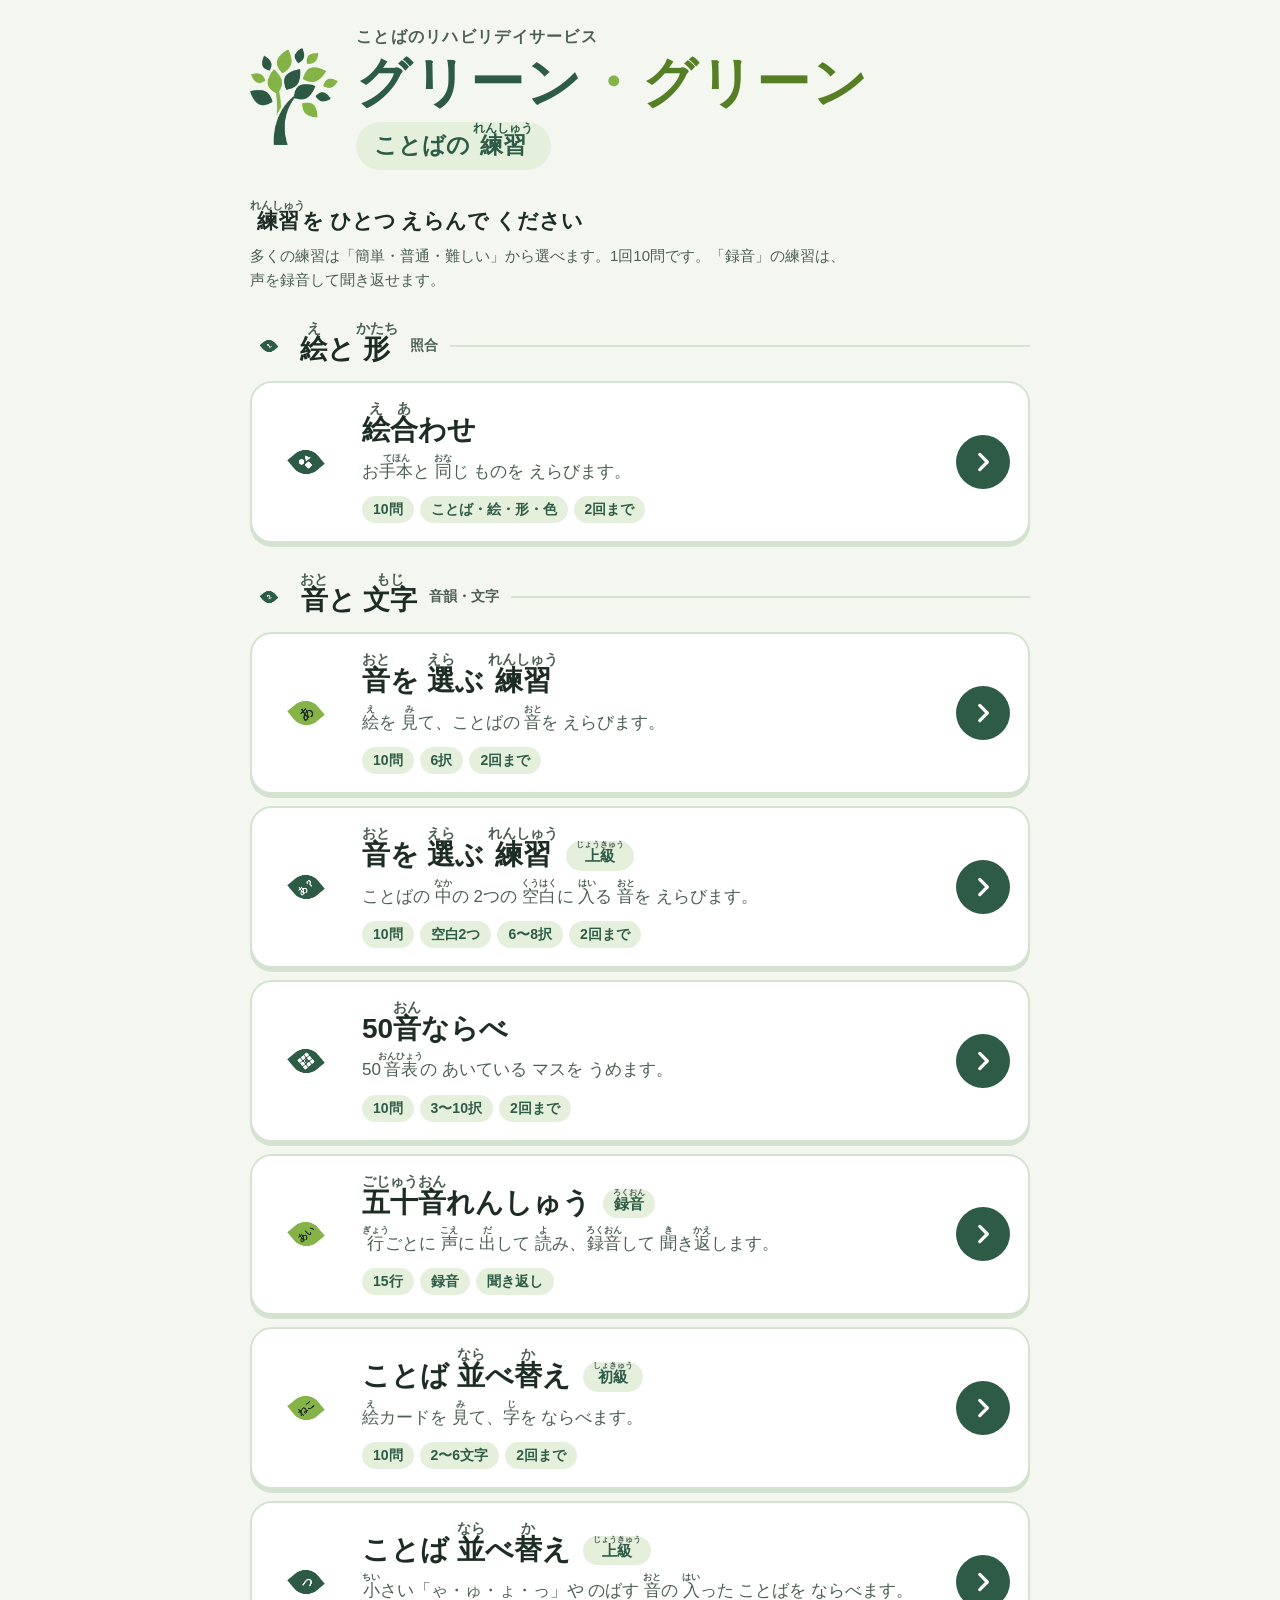
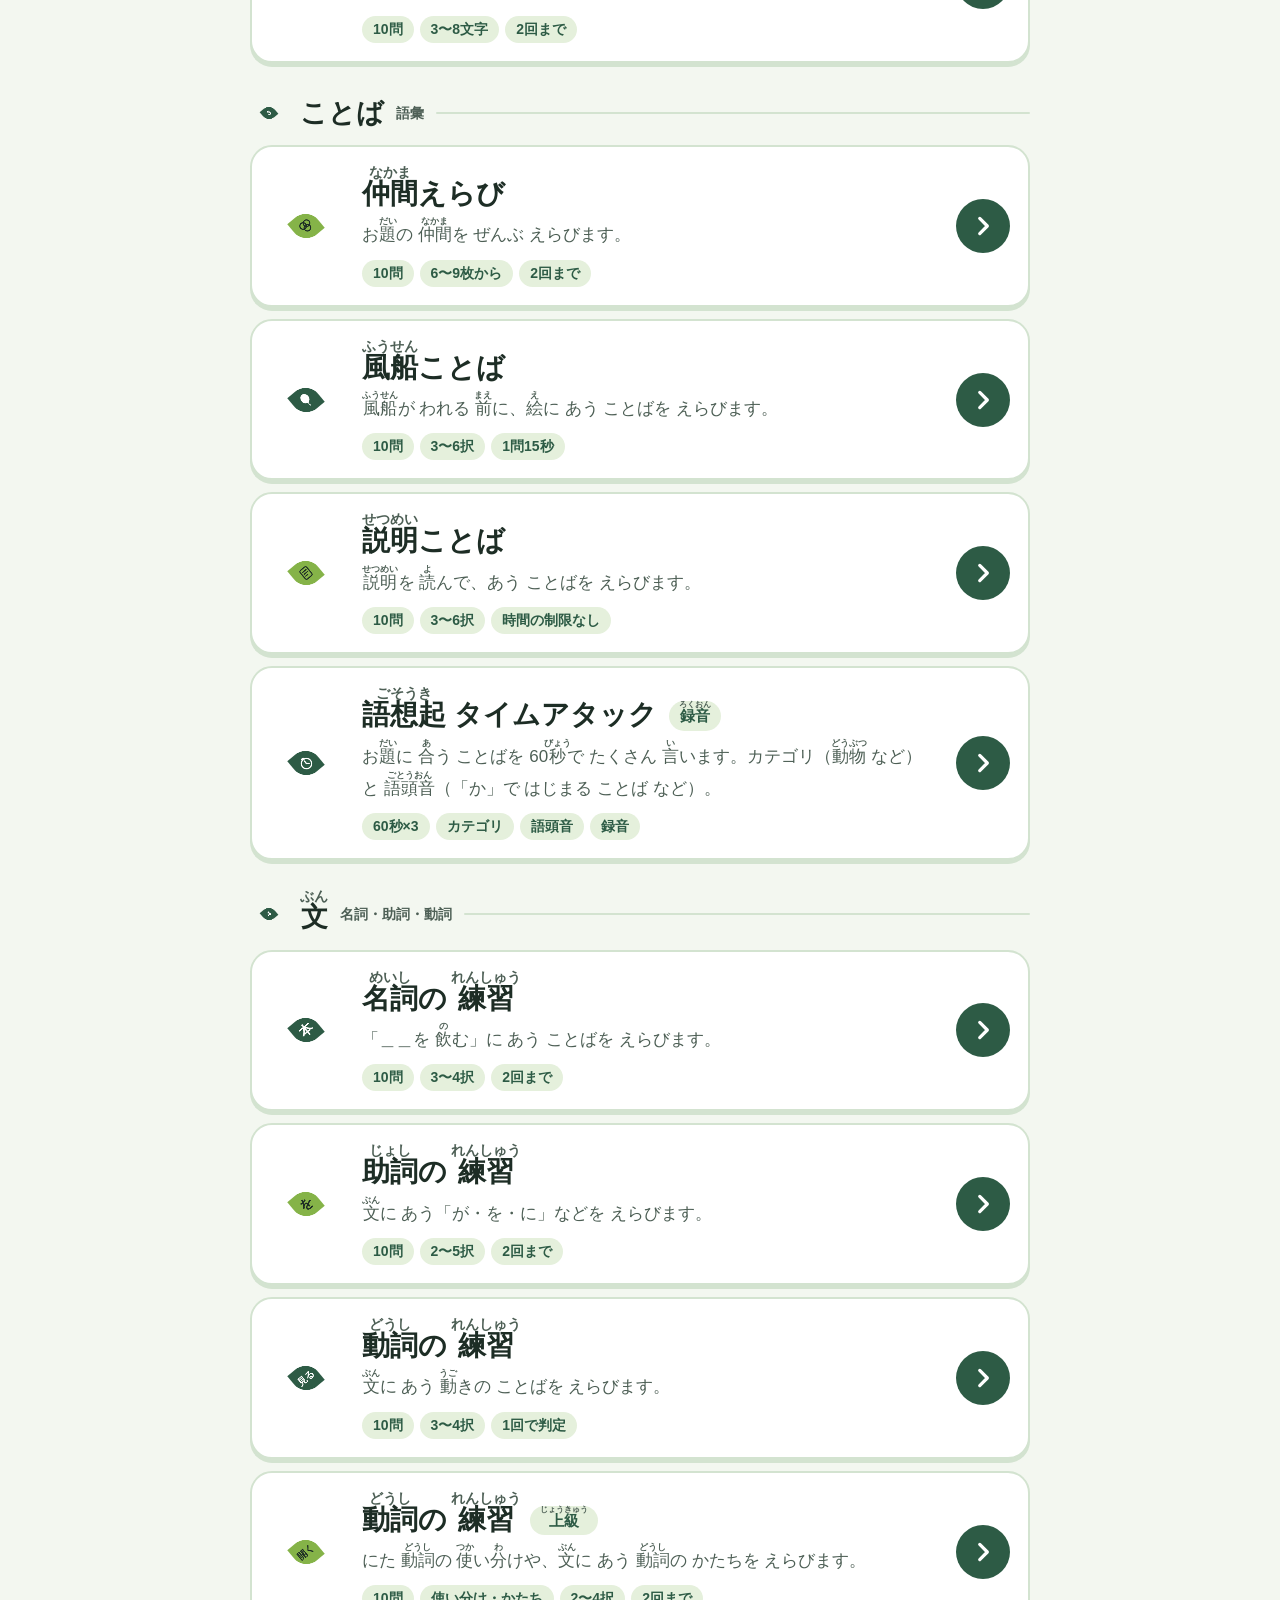
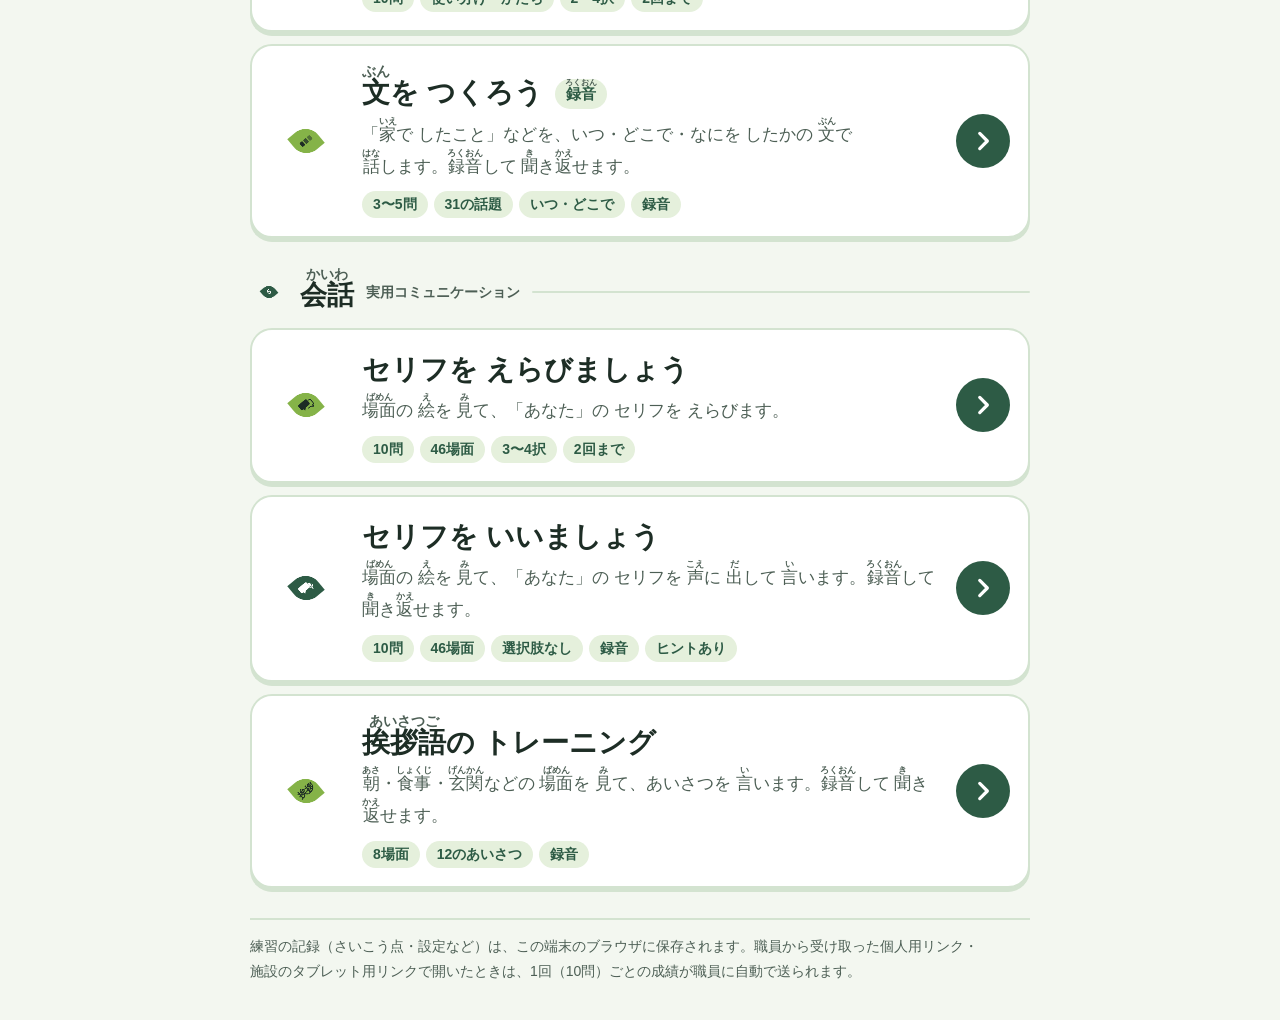
<file: tools/netlify_hikkoshi/index.html>
<!DOCTYPE html>
<html lang="ja">
<head>
<meta charset="utf-8">
<meta name="viewport" content="width=device-width, initial-scale=1">
<title>グリーン・グリーン ことばの練習</title>
<style>
  body{margin:0;min-height:100vh;display:flex;align-items:center;justify-content:center;background:#f3f7f0;color:#1f3a1f;font-family:"Hiragino Maru Gothic ProN","BIZ UDPGothic","Meiryo",sans-serif;text-align:center}
  .box{padding:32px 24px;max-width:460px}
  h1{font-size:26px;margin:0 0 16px}
  p{font-size:20px;line-height:1.7;margin:0 0 20px}
  a{display:inline-block;background:#2e7d32;color:#fff;text-decoration:none;font-size:22px;padding:14px 28px;border-radius:14px}
</style>
</head>
<body>
<div class="box">
  <h1>ことばの練習</h1>
  <p>アプリの場所が かわりました。<br>あたらしい 場所へ うつっています…</p>
  <a id="go" href="https://greengreen-training.github.io/kotoba-renshu/">ここを おす</a>
</div>
<script>
(function () {
  var NEW = 'https://greengreen-training.github.io/kotoba-renshu/';
  function get(k) { try { var v = localStorage.getItem(k); return v == null ? null : JSON.parse(v); } catch (e) { return null; } }
  var okId = function (v) { return /^[A-Za-z0-9_-]{1,20}$/.test(v || ''); };
  var okDest = function (v) { return /^[A-Za-z0-9_-]{20,140}$/.test(v || ''); };
  var q = new URLSearchParams(location.search);
  // この端末に残っている番号と受け取り先を、あたらしい場所へ引きつぐ（名前は引きつがない）
  if (!q.get('u') && !q.get('t')) {
    if (get('gg.shared') === true) q.set('t', '1');
    else if (okId(get('gg.user'))) q.set('u', get('gg.user'));
  }
  if (!q.get('s') && okDest(get('gg.dest'))) q.set('s', get('gg.dest'));
  var qs = q.toString();
  var target = NEW + (qs ? '?' + qs : '') + (location.hash || '');
  document.getElementById('go').href = target;
  var moved = false;
  function go() { if (moved) return; moved = true; location.replace(target); }
  // まだ送れていない記録があれば、先に送る（4秒まで待つ）
  var queue = get('gg.queue') || [], dest = get('gg.dest');
  if (queue.length && okDest(dest)) {
    setTimeout(go, 4000);
    fetch('https://script.google.com/macros/s/' + dest + '/exec', {
      method: 'POST', headers: { 'Content-Type': 'text/plain;charset=utf-8' },
      body: JSON.stringify({ records: queue.slice(0, 100) })
    }).then(function (r) { return r.json(); }).then(function (j) {
      if (j && j.ok) {
        var done = {}; (j.saved || []).forEach(function (u) { done[u] = 1; });
        try { localStorage.setItem('gg.queue', JSON.stringify(queue.filter(function (r) { return !done[r.uid]; }))); } catch (e) {}
      }
    }).catch(function () {}).then(go);
  } else {
    setTimeout(go, 600);
  }
})();
</script>
</body>
</html>
</file>
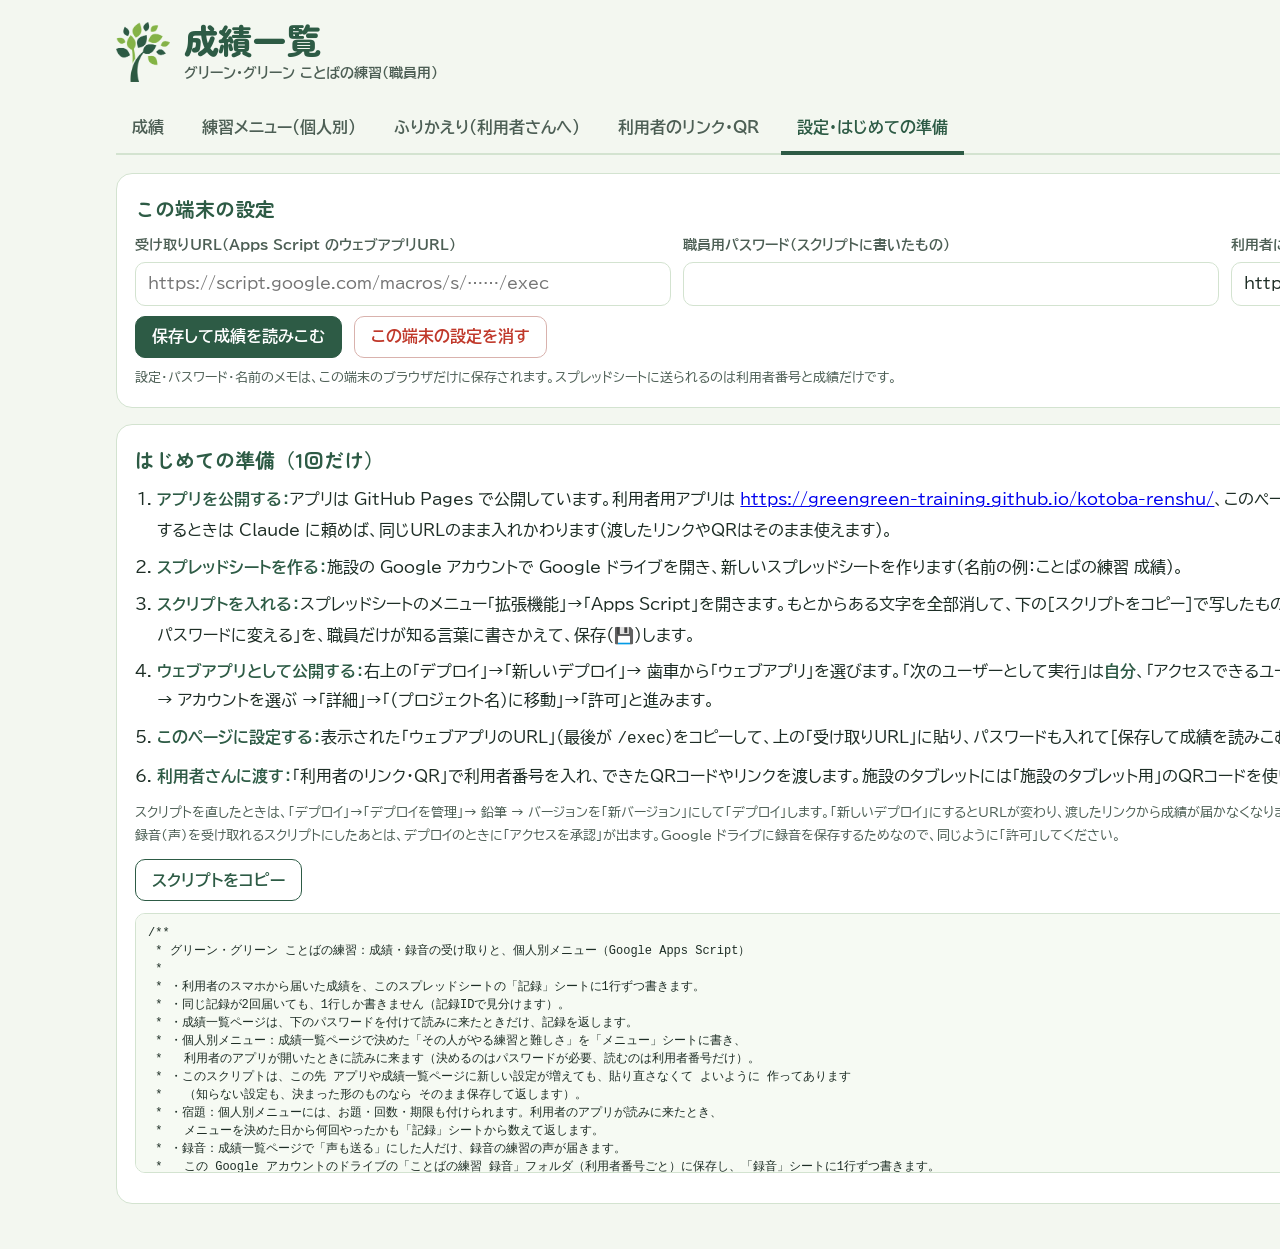
<file: seiseki.html>
<!DOCTYPE html>
<html lang="ja">
<head>
<meta charset="UTF-8">
<meta name="viewport" content="width=device-width, initial-scale=1, viewport-fit=cover">
<meta name="robots" content="noindex">
<meta name="theme-color" content="#2d5b45">
<title>成績一覧｜グリーン・グリーン ことばの練習</title>
<link rel="preconnect" href="https://fonts.googleapis.com">
<link rel="preconnect" href="https://fonts.gstatic.com" crossorigin>
<link rel="stylesheet" href="https://fonts.googleapis.com/css2?family=BIZ+UDPGothic:wght@400;700&family=Zen+Maru+Gothic:wght@700;900&display=swap">
<style>
/* 職員用：利用者の一覧 → 1人の練習ごとの推移と記録。ことばの練習アプリと同じ緑と文字で、情報は詰めて並べる */
:root{
  --paper:#f3f7f0; --card:#ffffff; --ink:#1d2d25; --muted:#4d5f55; --line:#d3e3d0;
  --green:#2d5b45; --leaf:#85b348; --soft:#e5f0dc;
  --lv-easy:#3f8f5a; --lv-normal:#3a6fb5; --lv-hard:#c77d12; --lv-other:#7a857e;
  --warn:#b06a00; --bad:#c0392b;
  --font-display:"Zen Maru Gothic","Hiragino Maru Gothic ProN","BIZ UDPGothic",sans-serif;
  --font-body:"BIZ UDPGothic","Hiragino Sans","Meiryo",sans-serif;
  color-scheme:light;
}
*{box-sizing:border-box}
[hidden]{display:none!important}
html,body{margin:0;min-height:100%}
body{background:var(--paper);color:var(--ink);font-family:var(--font-body);font-size:16px;line-height:1.7;-webkit-text-size-adjust:100%}
button,input,select{font:inherit;color:inherit}
button{cursor:pointer;-webkit-tap-highlight-color:transparent}
:focus-visible{outline:3px solid var(--leaf);outline-offset:2px}
h1,h2,h3,p{margin:0}
.wrap{max-width:1080px;margin:0 auto;padding:18px max(16px,env(safe-area-inset-right,0px)) 48px max(16px,env(safe-area-inset-left,0px));display:grid;gap:18px}
.head{display:flex;align-items:center;gap:14px}
.head img{width:54px;height:auto}
.head h1{font-family:var(--font-display);font-weight:900;font-size:clamp(26px,4vw,34px);color:var(--green);line-height:1.3;text-wrap:balance}
.head p{font-size:14px;color:var(--muted);font-weight:700}
.tabs{display:flex;flex-wrap:wrap;gap:6px;border-bottom:2px solid var(--line)}
.tab{border:0;background:transparent;padding:10px 16px;font-weight:700;color:var(--muted);border-bottom:4px solid transparent;margin-bottom:-2px}
.tab[aria-selected="true"]{color:var(--green);border-bottom-color:var(--green)}
.panel{display:grid;gap:16px}
.box{background:var(--card);border:1.5px solid var(--line);border-radius:16px;padding:18px}
.box h2{font-family:var(--font-display);font-weight:700;font-size:20px;color:var(--green);margin-bottom:8px}
.row{display:flex;flex-wrap:wrap;align-items:center;gap:8px 12px}
.btn{min-height:42px;padding:0 16px;border-radius:10px;border:1.5px solid var(--green);background:var(--card);color:var(--green);font-weight:700}
.btn.primary{background:var(--green);color:#fff}
.btn.small{min-height:34px;padding:0 10px;font-size:14px}
.btn.danger{border-color:#d9b2ad;color:var(--bad)}
.field{display:grid;gap:4px;min-width:0}
.field label{font-size:14px;font-weight:700;color:var(--muted)}
.field input,.field select{min-height:44px;padding:6px 12px;border:1.5px solid var(--line);border-radius:10px;background:#fff;width:100%}
.field input:focus,.field select:focus{border-color:var(--green);outline:none}
.grid2{display:grid;grid-template-columns:repeat(auto-fit,minmax(260px,1fr));gap:12px}
.msg{font-size:14px;color:var(--muted)}
.msg.err{color:var(--bad);font-weight:700}
.msg.ok{color:var(--green);font-weight:700}
.empty{color:var(--muted);padding:18px;border:1.5px dashed var(--line);border-radius:14px;background:var(--card)}

/* 利用者の一覧 */
.users{display:grid;grid-template-columns:repeat(auto-fill,minmax(220px,1fr));gap:10px}
.user{display:grid;gap:2px;text-align:left;padding:12px 14px;border-radius:14px;border:2px solid var(--line);background:var(--card)}
.user[aria-pressed="true"]{border-color:var(--green);box-shadow:0 0 0 3px var(--soft)}
.user .id{font-family:var(--font-display);font-weight:900;font-size:22px;color:var(--green);font-variant-numeric:tabular-nums}
.user .nm{font-weight:700}
.user .meta{font-size:13px;color:var(--muted);font-variant-numeric:tabular-nums}
.pill{display:inline-block;font-size:12px;font-weight:700;border-radius:999px;padding:0 8px;line-height:1.8;background:var(--soft);color:var(--green)}
.pill.idle{background:#fbeee0;color:var(--warn)}
@media (hover:hover){.user:hover{border-color:var(--green)}}

/* 1人の詳しい記録 */
.detail-head{display:flex;flex-wrap:wrap;align-items:baseline;gap:6px 14px}
.detail-head .id{font-family:var(--font-display);font-weight:900;font-size:30px;color:var(--green)}
.detail-head .nm{font-size:20px;font-weight:700}
.kpis{display:flex;flex-wrap:wrap;gap:8px 18px;font-size:14px;color:var(--muted)}
.kpis b{font-family:var(--font-display);font-size:22px;color:var(--ink);margin-right:2px;font-variant-numeric:tabular-nums}
.practices{display:grid;grid-template-columns:repeat(auto-fill,minmax(320px,1fr));gap:12px}
.prac{background:var(--card);border:1.5px solid var(--line);border-radius:16px;padding:14px 14px 10px;display:grid;gap:6px;min-width:0}
.prac h3{font-family:var(--font-display);font-weight:700;font-size:18px}
.sec-h{font-family:var(--font-display);font-weight:700;font-size:16px;color:var(--green);margin-top:4px}
.prac .sub{font-size:13px;color:var(--muted);font-variant-numeric:tabular-nums}
.chart{width:100%;height:auto;display:block}
.chart .grid{stroke:#e3ebe0;stroke-width:1}
.chart .axis{fill:var(--muted);font-size:11px;font-family:var(--font-body);font-variant-numeric:tabular-nums}
.chart .ln{fill:none;stroke-width:2.5;stroke-linejoin:round;stroke-linecap:round}
.chart .pt{stroke:#fff;stroke-width:2}
.legend{display:flex;flex-wrap:wrap;gap:4px 12px;font-size:13px;color:var(--muted)}
.legend span{display:inline-flex;align-items:center;gap:4px}
.legend svg{width:14px;height:14px}
.tblwrap{overflow-x:auto;background:var(--card);border:1.5px solid var(--line);border-radius:14px}
table{width:100%;border-collapse:collapse;font-variant-numeric:tabular-nums}
th{font-size:13px;color:var(--muted);text-align:left;padding:8px 10px;border-bottom:1.5px solid var(--line);white-space:nowrap;background:#f6faf3}
td{padding:8px 10px;border-bottom:1px solid var(--line);vertical-align:top}
tr:last-child td{border-bottom:0}
td.num{text-align:right;white-space:nowrap}
td.marks{font-weight:700;letter-spacing:1px;white-space:nowrap}
.marks .o{color:#d63a3a}.marks .t{color:#e67e22}.marks .x{color:var(--lv-normal)}
details summary{cursor:pointer;color:var(--green);font-size:13px;font-weight:700}
/* 練習カレンダー */
.cal{--st1:#2a78d6;--st2:#eb6834;--st3:#1baf7a;--st4:#eda100;--st5:#e87ba4;--st0:#9aa79f;background:var(--card);border:1.5px solid var(--line);border-radius:16px;padding:14px;display:grid;gap:10px}
.cal-top{display:flex;flex-wrap:wrap;align-items:center;gap:8px 14px}
.cal-top h3{font-family:var(--font-display);font-weight:700;font-size:20px;color:var(--green);min-width:8em;text-align:center}
.cal-top .sum{font-size:14px;color:var(--muted)}
.cal-top .sum b{font-family:var(--font-display);font-size:20px;color:var(--ink)}
.cal-nav{min-height:38px;padding:0 12px;border-radius:10px;border:1.5px solid var(--line);background:#fff;color:var(--green);font-weight:700}
.cal-grid{display:grid;grid-template-columns:repeat(7,minmax(0,1fr));gap:4px}
.cal-w{font-size:13px;font-weight:700;color:var(--muted);text-align:center;padding:2px 0}
.cal-w.sun{color:#c0392b}.cal-w.sat{color:#2f62c8}
.cal-d{position:relative;min-height:92px;border:1.5px solid #e3ebe0;border-radius:10px;background:#fff;padding:4px 5px;text-align:left;display:flex;flex-direction:column;gap:2px;font:inherit;color:var(--ink);min-width:0}
.cal-d.blank{border:0;background:transparent}
.cal-d.c1{background:#f0f7ea}.cal-d.c2{background:#dcefcc}.cal-d.c3{background:#c3e3a6}
.cal-d.today{border-color:var(--green);border-width:2.5px}
.cal-d.sel{outline:3px solid var(--leaf);outline-offset:1px}
.cal-d[disabled]{cursor:default}
.cal-d:not([disabled]):hover{border-color:var(--green)}
.cal-n{font-size:13px;font-weight:700;line-height:1.2}
.cal-n.sun{color:#c0392b}.cal-n.sat{color:#2f62c8}
.cal-c{position:absolute;top:4px;right:5px;font-family:var(--font-display);font-weight:700;font-size:13px;line-height:1.2}
.cal-chips{display:flex;flex-direction:column;gap:1px;min-width:0}
.chip-p{display:flex;align-items:center;gap:3px;font-style:normal;font-size:11.5px;line-height:1.35;white-space:nowrap;overflow:hidden;text-overflow:ellipsis}
.chip-p b,.cal-leg b{flex:none;width:9px;height:9px;border-radius:3px;display:inline-block}
.chip-more{font-size:11px;color:var(--muted)}
.cal-s{font-size:11.5px;color:var(--muted);margin-top:auto;line-height:1.3}
.cal-v{font-size:11.5px;line-height:1.3}
.cal-leg{display:flex;flex-wrap:wrap;gap:4px 14px;font-size:13px;color:var(--muted);align-items:center}
.cal-leg span{display:inline-flex;align-items:center;gap:5px}
.cal-leg i{display:inline-block;width:16px;height:12px;border-radius:3px;border:1px solid #e3ebe0}
.cal-day{border-top:1.5px dashed var(--line);padding-top:10px;display:grid;gap:8px}
.cal-day h4{font-family:var(--font-display);font-size:17px;color:var(--green)}
@media (max-width:640px){
  .cal-d{min-height:58px;padding:3px}
  .chip-p{font-size:0;gap:0}
  .cal-chips{flex-direction:row;flex-wrap:wrap;gap:2px}
  .cal-s,.chip-more{display:none}
  .cal-c{font-size:11px;top:3px;right:3px}
}
/* さいきん4週間（録音の練習） */
.mini{display:grid;grid-template-columns:repeat(7,16px);gap:3px}
.mini i{width:16px;height:16px;border-radius:4px;background:#f1f4ef;border:1px solid #e3ebe0;display:block}
.mini i.c1{background:#cfe8b9;border-color:#cfe8b9}.mini i.c2{background:#9fd07a;border-color:#9fd07a}.mini i.c3{background:#5f9e3c;border-color:#5f9e3c}
.mini i.today{outline:2px solid var(--green);outline-offset:1px}
/* 問題ごとの くわしい表 */
.rec-row.has-q{cursor:pointer}
.rec-row td:nth-child(2){min-width:7.5em}
.rec-row.has-q:hover td{background:#f8fbf5}
.q-open{min-height:30px;padding:0 10px;border-radius:8px;border:1.5px solid var(--line);background:#fff;color:var(--green);font-size:13px;font-weight:700;margin-top:4px;letter-spacing:0}
.q-row td{background:#f8fbf5;padding:6px 10px 12px}
.qtbl{width:auto;min-width:min(100%,520px);background:#fff;border:1px solid var(--line);border-radius:10px;overflow:hidden}
.qtbl th,.qtbl td{font-size:13.5px;padding:5px 10px;white-space:normal;letter-spacing:0}
.qtbl td.mk{font-weight:700;font-size:16px;text-align:center}
.qtbl td.mk.o{color:#d63a3a}.qtbl td.mk.t{color:#e67e22}.qtbl td.mk.x{color:var(--lv-normal)}
.qtbl td.wrong{color:var(--bad);font-weight:700}
details p{font-size:13px;color:var(--muted);margin-top:4px;word-break:break-all}

/* リンク・QR */
.cards{display:grid;grid-template-columns:repeat(auto-fill,minmax(250px,1fr));gap:12px}
.qcard{background:var(--card);border:1.5px solid var(--line);border-radius:16px;padding:14px;display:grid;gap:8px;justify-items:center;text-align:center;break-inside:avoid}
.qcard{word-break:keep-all;overflow-wrap:anywhere}
.qcard .ttl{font-family:var(--font-display);font-weight:700;font-size:13px;color:var(--green)}
.qcard .id.small{font-size:20px}
.qcard .id{font-family:var(--font-display);font-weight:900;font-size:26px}
.qcard .nm{font-weight:700}
.qcard .qr svg{width:180px;height:180px;display:block}
.qcard .lnk{font-size:11px;color:var(--muted);word-break:break-all}
.qcard .acts{display:flex;gap:6px;flex-wrap:wrap;justify-content:center}
.howto{font-size:13px;color:var(--muted)}

/* 練習メニュー（個人別） */
.m-now{font-size:14px;color:var(--muted);line-height:1.9}
.m-now b{color:var(--green)}
.m-stage{font-family:var(--font-display);font-weight:700;font-size:15px;color:var(--green);margin:14px 0 4px;padding-bottom:2px;border-bottom:1.5px solid var(--line)}
.m-row{display:grid;grid-template-columns:minmax(0,1fr) auto auto;align-items:center;gap:6px 8px;padding:6px 4px;border-radius:10px}
.m-row.on{background:#f1f8ec}
.m-on{display:flex;align-items:center;gap:10px;font-weight:700;min-height:42px;cursor:pointer;min-width:0}
.m-on input{width:22px;height:22px;accent-color:var(--green);flex:none}
.m-sel{display:flex;flex-wrap:wrap;gap:6px;justify-content:flex-end}
.m-row select{min-height:38px;border:1.5px solid var(--line);border-radius:8px;background:#fff;padding:2px 6px;max-width:190px}
.m-row select:disabled{opacity:.4}
.m-row .m-none{font-size:13px;color:var(--muted);white-space:nowrap}
.m-dup,.m-del{min-width:38px;min-height:38px;border-radius:8px;border:1.5px solid var(--line);background:#fff;color:var(--green);font-weight:700}
.m-del{color:var(--bad)}
.pill.fix{background:var(--green);color:#fff}
.pill.hw{background:#e8f1fb;color:#2a5f9e}
/* 宿題・問題数・選択肢・お題 */
.m-bulk{border:1.5px solid var(--line);border-radius:12px;padding:8px 12px;margin:0 0 10px;display:grid;gap:8px;background:#fbfdf9}
.m-bulk-h{font-weight:700;color:var(--green);margin:0}
.m-bulk-row{display:flex;flex-wrap:wrap;align-items:center;gap:6px 8px}
.m-bulk-row select,.m-bulk-row input[type=date]{min-height:38px;border:1.5px solid var(--line);border-radius:8px;background:#fff;padding:2px 6px}
.m-more{grid-column:1 / -1;display:flex;flex-wrap:wrap;align-items:center;gap:6px 14px;padding:2px 0 4px 32px}
.m-k{display:flex;align-items:center;gap:6px;font-size:13.5px;font-weight:700;color:var(--muted);white-space:nowrap}
.m-tbtn.set{background:var(--green);color:#fff;border-color:var(--green)}
.m-topics{grid-column:1 / -1;margin:2px 0 6px 32px;border:1.5px solid var(--line);border-radius:12px;background:#fff;padding:8px 12px;display:grid;gap:8px}
.m-tg{border:0;padding:0;margin:0;display:grid;gap:6px}
.m-tg legend{font-weight:700;font-size:14px;color:var(--green);padding:0}
.m-tg-btns{display:flex;gap:6px;flex-wrap:wrap}
.m-tps{display:flex;flex-wrap:wrap;gap:4px 6px}
.m-tp{display:inline-flex;align-items:center;gap:6px;border:1.5px solid var(--line);border-radius:999px;padding:3px 12px 3px 8px;cursor:pointer;font-size:14px;min-height:36px;background:#fff}
.m-tp input{width:18px;height:18px;accent-color:var(--green)}
.m-tp:has(input:checked){background:#e7f3df;border-color:var(--green);font-weight:700}
.hw-box{margin-top:8px;border:1.5px solid #cfe0f3;background:#f6faff;border-radius:12px;padding:8px 12px;display:grid;gap:4px;color:var(--ink)}
.hw-top{margin:0}
.hw-list{list-style:none;margin:0;padding:0;display:grid;gap:4px}
.hw-list li{display:flex;flex-wrap:wrap;align-items:center;gap:4px 10px;font-size:13.5px}
.hw-nm{flex:1 1 220px;min-width:0}
.hw-bar{width:110px;height:10px;border-radius:999px;background:#dde7f2;overflow:hidden;flex:none}
.hw-bar i{display:block;height:100%;background:#2a78d6;border-radius:999px}
.hw-list li.ok .hw-bar i{background:var(--green)}
.hw-ok{color:var(--green);font-weight:700}
/* ふりかえり（利用者さんへ） */
.seg{display:flex;gap:6px}
.seg label{display:flex;align-items:center;gap:6px;border:1.5px solid var(--line);border-radius:999px;padding:4px 14px 4px 10px;cursor:pointer;min-height:40px;background:#fff}
.seg label:has(input:checked){background:#e7f3df;border-color:var(--green);font-weight:700}
.seg input{accent-color:var(--green)}
.lbl-t{font-size:13px;font-weight:700;color:var(--muted)}
#fbNote{width:100%;border:1.5px solid var(--line);border-radius:10px;padding:8px 10px;font:inherit;font-size:15px;line-height:1.7}
.fb-sheet{max-width:760px;margin:14px auto 0;background:#fff;border:1.5px solid var(--line);border-radius:16px;padding:28px 32px;color:#1f2a22;font-family:"BIZ UDPGothic","Zen Maru Gothic",sans-serif;display:grid;gap:18px}
.fb-sheet rt{font-size:.42em;color:#3d5a45}
.fb-top{display:flex;align-items:center;gap:14px;border-bottom:3px solid var(--green);padding-bottom:12px}
.fb-top img{width:54px;height:auto}
.fb-top .t{display:grid;gap:2px}
.fb-top .org{font-size:13px;color:var(--muted)}
.fb-top h1{margin:0;font-size:26px;line-height:1.7;color:var(--green)}
.fb-who{font-size:24px;font-weight:700;line-height:1.8}
.fb-who.blank{border-bottom:2px solid #9aa89f;display:inline-block;padding-right:6px}
.nm-edit{display:inline-flex;flex-wrap:wrap;gap:6px;align-items:center;margin-left:auto}
.nm-in{min-height:38px;border:1.5px solid var(--line);border-radius:8px;padding:2px 10px;font:inherit;font-size:15px;width:12em;max-width:100%;background:#fff}
.fb-who small{font-size:16px;font-weight:400;margin-left:10px;color:#46574b}
.fb-kpis{display:grid;grid-template-columns:repeat(3,1fr);gap:10px}
.fb-kpi{border:2px solid #d5e6cc;border-radius:14px;padding:10px 12px;text-align:center;background:#f6fbf3}
.fb-kpi .k{font-size:16px;font-weight:700;line-height:1.9}
.fb-kpi .v{font-size:40px;font-weight:700;line-height:1.2;color:var(--green)}
.fb-kpi .v small{font-size:18px;margin-left:2px}
.fb-kpi .c{font-size:14px;line-height:1.9;color:#46574b}
.fb-days{display:flex;flex-wrap:wrap;gap:6px}
.fb-day{width:44px;text-align:center;font-size:13px;line-height:1.5}
.fb-day i{display:block;width:34px;height:34px;margin:2px auto 0;border-radius:50%;border:2px solid #c8d8c0;background:#fff}
.fb-day.on i{background:var(--green);border-color:var(--green)}
.fb-month .fb-day{width:38px}.fb-month .fb-day i{width:26px;height:26px}
.fb-h{margin:0;font-size:19px;line-height:1.9;color:var(--green);border-left:6px solid var(--green);padding-left:10px}
.fb-tbl{width:100%;border-collapse:collapse}
.fb-tbl th,.fb-tbl td{border-bottom:1.5px solid #e2ebdd;padding:8px 6px;font-size:16px;line-height:1.9;text-align:left;vertical-align:middle}
.fb-tbl th{font-size:14px;color:#46574b;font-weight:700}
.fb-tbl td.n{text-align:right;white-space:nowrap;font-weight:700}
.fb-bar{display:flex;align-items:center;gap:8px}
.fb-bar span{flex:1;height:14px;border-radius:999px;background:#e5eee0;overflow:hidden;min-width:80px}
.fb-bar span i{display:block;height:100%;background:var(--green);border-radius:999px}
.fb-bar b{width:3.2em;text-align:right}
.fb-up{color:#c0392b;font-weight:700}.fb-down{color:#2a5f9e;font-weight:700}
.fb-sheet{-webkit-print-color-adjust:exact;print-color-adjust:exact}
.fb-top h1 .fb-when{display:inline-block;font-size:17px;color:#1f2a22;margin-left:12px;font-weight:700;white-space:nowrap}
.fb-hw{list-style:none;margin:0;padding:0;display:grid;gap:8px}
.fb-hw li{display:flex;flex-wrap:wrap;align-items:center;gap:6px 14px;font-size:17px;line-height:2;border:2px solid #e2ebdd;border-radius:12px;padding:6px 12px}
.fb-hw li.ok{border-color:#9fcf8a;background:#f3faee}
.fb-hw li.ng{border-color:#f0c48a;background:#fff8ee}
.fb-hw .nm{flex:1 1 200px}
.fb-hw .cnt{font-weight:700;white-space:nowrap}
.fb-ok,.fb-ng{display:inline-block;border-radius:999px;padding:0 14px;font-size:18px;font-weight:700;white-space:nowrap}
.fb-ok{background:var(--green);color:#fff}
.fb-ng{background:#fff;color:#b35a00;border:2px solid #e08a1e}
.fb-hw-sum{font-size:16px;margin-left:10px;color:#1f2a22}
.fb-trend{display:grid;grid-template-columns:repeat(3,1fr);gap:10px}
.fb-tc{border:2px solid #e2ebdd;border-radius:14px;padding:8px 10px 6px}
.fb-tc .k{font-size:15px;font-weight:700;text-align:center;line-height:1.9}
.fb-tc .bars{display:flex;align-items:flex-end;gap:4px;height:120px;border-bottom:2px solid #9aa89f}
.fb-tc .bar{flex:1;display:flex;flex-direction:column;justify-content:flex-end;align-items:center;height:100%;min-width:0}
.fb-tc .bar b{font-size:13px;line-height:1.4}
.fb-tc .bar i{display:block;width:72%;background:#bcd9ad;border-radius:4px 4px 0 0;min-height:2px}
.fb-tc .bar.now i{background:var(--green)}
.fb-tc .bar.now b{color:var(--green);font-size:15px}
.fb-tc .lbs{display:flex;gap:4px}
.fb-tc .lbs span{flex:1;text-align:center;font-size:11px;line-height:1.5;color:#46574b;min-width:0;white-space:nowrap}
.fb-tc .lbs span.now{font-weight:700;color:#1f2a22}
@media (max-width:560px){ .fb-trend{grid-template-columns:1fr} }
.fb-note{border:2px dashed #c8d8c0;border-radius:14px;padding:12px 16px;font-size:18px;line-height:2;white-space:pre-wrap;min-height:70px}
.fb-foot{font-size:12px;color:var(--muted);text-align:right}
@media (max-width:560px){ .fb-sheet{padding:18px 14px} .fb-kpi .v{font-size:30px} .fb-kpis{gap:6px} }
/* 課題ごとの記録・音の分析 */
.prac-recs summary{cursor:pointer;font-weight:700;color:var(--green);font-size:14px}
.prac-recs .tblwrap{max-height:420px;overflow:auto}
.ph{display:grid;gap:10px}
.ph-grid{display:grid;grid-template-columns:repeat(auto-fill,minmax(300px,1fr));gap:12px}
.ph-g{background:var(--card);border:1.5px solid var(--line);border-radius:14px;padding:10px 12px}
.ph-g h4{margin:0 0 4px;font-size:15px;color:var(--green)}
.ph-t{width:100%;border-collapse:collapse}
.ph-t th,.ph-t td{padding:3px 4px;font-size:13.5px;text-align:left;border-bottom:1px solid #edf2ea;white-space:nowrap}
.ph-t th{font-weight:700;width:1%;background:none;color:var(--ink,#1f2a22)}
.ph-t.err th{white-space:normal;width:auto;min-width:8em;line-height:1.5}
.ph-t.err .ph-bar{width:30%}
.ph-t td.num{text-align:right;font-variant-numeric:tabular-nums}
.ph-t td.n{color:var(--muted);font-size:12px}
.ph-t tr.few{opacity:.55}
.ph-bar{width:99%}
.ph-bar span{display:block;height:10px;border-radius:999px;background:#e5eee0;overflow:hidden;min-width:60px}
.ph-bar i{display:block;height:100%;background:var(--green);border-radius:999px}
.ph-bar.err i{background:#e08a1e}
.ph-pairs{display:flex;flex-wrap:wrap;gap:6px 14px;margin:0;font-size:14px}
/* 問題ごとの変わり方 */
.qa-ctl{align-items:center;gap:8px}
.qa-ctl select{min-height:38px;border:1.5px solid var(--line);border-radius:8px;background:#fff;padding:2px 6px}
.qa-wrap{max-height:560px;overflow:auto}
.qa-t{border-collapse:separate;border-spacing:0;background:#fff;width:auto!important;min-width:0}
.qa-t th,.qa-t td{font-size:13px;padding:4px 6px;white-space:nowrap;border-bottom:1px solid var(--line)}
.qa-t thead th{position:sticky;top:0;background:#f3f8ef;z-index:1}
.qa-t .qa-q{position:sticky;left:0;background:#fff;text-align:left;font-weight:700;max-width:220px;white-space:normal;min-width:120px;z-index:1}
.qa-t thead .qa-q{z-index:2;background:#f3f8ef}
.qa-d{text-align:center;line-height:1.3}
.qa-d small{display:block;font-size:10.5px;color:var(--muted);font-weight:400}
.qa-c{text-align:center;font-weight:700;font-size:16px;position:relative;min-width:30px}
.qa-c.o{color:#d63a3a}.qa-c.t{color:#e67e22}.qa-c.x{color:var(--lv-normal);background:#eef4fb}
.qa-c.none{color:#c4ccc6;font-weight:400}
.qa-w{position:absolute;top:3px;right:3px;width:6px;height:6px;border-radius:50%;background:var(--bad)}
.qa-t td.num small{display:block;font-size:10.5px;color:var(--muted)}
.pill.voice{background:#fbeee0;color:var(--warn)}
.voice-box{border:1.5px solid #f1d7b5;background:#fffaf2;border-radius:12px;padding:8px 12px;margin:10px 0 6px;display:grid;gap:2px}
.recs .play{min-width:92px}
.recs td.lbl{min-width:180px}
@media (max-width:560px){
  .m-row{grid-template-columns:minmax(0,1fr) auto}
  .m-row .m-sel{order:3;grid-column:1 / -1;display:flex;flex-wrap:wrap;gap:6px;padding-left:32px}
  .m-row .m-more{order:4}
  .m-row .m-topics{order:5;margin-left:0}
}

/* 設定 */
ol.steps{margin:0;padding-left:1.4em;display:grid;gap:8px}
ol.steps li{line-height:1.8}
ol.steps b{color:var(--green)}
pre.code{max-height:260px;overflow:auto;background:#f6faf3;border:1.5px solid var(--line);border-radius:10px;padding:10px 12px;font-size:12px;line-height:1.5;white-space:pre}
.note{font-size:13px;color:var(--muted);line-height:1.8}

@media print{
  body{background:#fff}
  .head,.tabs,#p-data,#p-setup,#p-menu,.no-print{display:none!important}
  #p-links{display:block!important}
  #p-fb{display:none!important}
  body.print-fb #p-links{display:none!important}
  body.print-fb #p-fb{display:block!important}
  body.print-fb .box,body.print-fb .panel{border:0;box-shadow:none;padding:0;margin:0}
  .fb-sheet{border:0!important;box-shadow:none!important;padding:0!important}
  .cards{grid-template-columns:repeat(2,1fr)}
  .qcard{border:1.5px solid #999}
  .qcard .acts{display:none}
}
</style>
</head>
<body>
<div class="wrap">
  <header class="head">
    <img src="[data-uri]" alt="グリーン・グリーンのロゴ">
    <div>
      <h1>成績一覧</h1>
      <p>グリーン・グリーン ことばの練習（職員用）</p>
    </div>
  </header>

  <nav class="tabs" role="tablist" aria-label="ページの切りかえ">
    <button class="tab" role="tab" id="t-data" aria-controls="p-data" aria-selected="true" type="button">成績</button>
    <button class="tab" role="tab" id="t-menu" aria-controls="p-menu" aria-selected="false" type="button">練習メニュー（個人別）</button>
    <button class="tab" role="tab" id="t-fb" aria-controls="p-fb" aria-selected="false" type="button">ふりかえり（利用者さんへ）</button>
    <button class="tab" role="tab" id="t-links" aria-controls="p-links" aria-selected="false" type="button">利用者のリンク・QR</button>
    <button class="tab" role="tab" id="t-setup" aria-controls="p-setup" aria-selected="false" type="button">設定・はじめての準備</button>
  </nav>

  <!-- ===== 成績 ===== -->
  <section class="panel" id="p-data" role="tabpanel" aria-labelledby="t-data">
    <div class="row no-print">
      <button class="btn primary" id="reload" type="button">最新の成績を読みこむ</button>
      <div class="field" style="min-width:160px">
        <select id="range" aria-label="期間">
          <option value="30">この30日</option>
          <option value="90">この90日</option>
          <option value="0">すべての期間</option>
        </select>
      </div>
      <button class="btn small" id="csv" type="button">表（CSV）を保存</button>
      <button class="btn small" id="stFile" type="button" title="利用者番号と成績だけのファイルです（名前は入りません）。Claude にわたすと、ST経過記録の「おうちの課題」に読みこめます">ST経過記録へ渡すファイル</button>
      <span class="msg" id="loadMsg"></span>
    </div>
    <div id="users"></div>
    <div id="detail"></div>
  </section>

  <!-- ===== 練習メニュー（個人別） ===== -->
  <section class="panel" id="p-menu" role="tabpanel" aria-labelledby="t-menu" hidden>
    <div class="box">
      <h2>利用者ごとの 練習メニュー</h2>
      <p class="howto">利用者さんごとに「出す練習」と「難しさ」を決めます。決めた人のアプリには、その練習だけが出て、押すと決めた難しさで すぐ始まります。何も決めていない人には、全部の練習が出ます。</p>
      <p class="howto">保存すると、その人がアプリを次に開いたとき（施設のタブレットでは、その人を選んだとき）から変わります。QRコードを渡し直す必要はありません。</p>
      <div class="row" style="margin-top:10px">
        <div class="field" style="min-width:220px"><label for="mUser">利用者を えらぶ</label><select id="mUser"></select></div>
        <div class="field" style="min-width:160px"><label for="mNew">または 利用者番号を入れる</label><input id="mNew" maxlength="20" autocomplete="off" placeholder="A01"></div>
        <button class="btn" id="mPick" type="button" style="align-self:end">この番号で決める</button>
      </div>
      <p class="msg" id="mMsg" style="margin-top:8px"></p>
    </div>
    <div class="box" id="mEdit" hidden>
      <div class="detail-head"><span class="id" id="mId"></span><span class="nm" id="mName"></span><span class="nm-edit" id="mNameEdit"></span></div>
      <p class="m-now" id="mNow"></p>
      <div class="voice-box">
        <label class="m-on"><input type="checkbox" id="mVoice"><span>🎙 <b>声も送る</b>：録音の練習（セリフをいいましょう・五十音れんしゅう・挨拶語のトレーニング・文をつくろう・語想起タイムアタック）で録った声を、職員に送ります</span></label>
        <p class="howto">本人（ご家族）の同意をもらってから オンにしてください。声は施設の Google ドライブの「ことばの練習 録音」フォルダに保存され、このページの「成績」でも聞けます。押すと すぐ変わります。</p>
        <span class="msg" id="mVoiceMsg"></span>
      </div>
      <p class="howto" style="margin:6px 0 10px">出す練習に ✓ を入れ、難しさを えらびます。「本人がえらぶ」にすると、いつもどおり えらぶ画面が出ます。同じ練習を ちがう難しさで2つ出すときは［＋］を押します。<br>
        ✓ を入れると、その人に合わせた <b>問題数・選択肢の数・お題</b> と、<b>宿題の回数</b> も決められます（決めないときは、難しさで決まる いつもの数です）。</p>
      <div class="m-bulk">
        <p class="m-bulk-h">まとめて 決める（✓ を入れた練習 ぜんぶに）</p>
        <div class="m-bulk-row"><span>難しさを</span>
          <button class="btn small" type="button" data-blv="easy">簡単</button><button class="btn small" type="button" data-blv="normal">普通</button><button class="btn small" type="button" data-blv="hard">難しい</button><button class="btn small" type="button" data-blv="">本人がえらぶ</button><span>に する</span></div>
        <div class="m-bulk-row"><label for="mBulkN">問題数を</label><select id="mBulkN"><option value="">えらぶ</option><option value="-">おまかせ（いつもの数）に もどす</option></select>
          <label for="mBulkTimes">宿題の回数を</label><select id="mBulkTimes"><option value="">えらぶ</option><option value="0">決めない</option></select></div>
        <div class="m-bulk-row"><label for="mDue">宿題の期限</label><input type="date" id="mDue"><button class="btn small" type="button" id="mDueClear">期限なし</button><span class="note">決めなくても かまいません。期限は 利用者さんの画面に「〇月〇日までに」と出ます。</span></div>
        <span class="msg" id="mBulkMsg"></span>
      </div>
      <div id="mList"></div>
      <div class="row" style="margin-top:14px">
        <button class="btn primary" id="mSave" type="button">保存する（この人のアプリに届きます）</button>
        <button class="btn danger" id="mClear" type="button">決めた練習を全部はずす</button>
        <span class="msg" id="mSaveMsg"></span>
      </div>
    </div>
  </section>

  <!-- ===== ふりかえり（利用者さんへ渡す 週ごと・月ごとの まとめ） ===== -->
  <section class="panel" id="p-fb" role="tabpanel" aria-labelledby="t-fb" hidden>
    <div class="box no-print">
      <h2>ふりかえりの 資料を つくる</h2>
      <p class="howto">利用者さんと 期間を えらぶと、利用者さんに 渡す 1枚の まとめが できます。［印刷する］から 紙にも PDF にも できます（印刷の画面で「PDF に保存」を えらびます）。名前は この端末の「名前のメモ」を使います。</p>
      <div class="row" style="margin-top:10px">
        <div class="field" style="min-width:200px"><label for="fbUser">利用者</label><select id="fbUser"></select></div>
        <div class="field"><span class="lbl-t">期間</span><div class="seg"><label><input type="radio" name="fbKind" value="week" checked><span>週ごと</span></label><label><input type="radio" name="fbKind" value="month"><span>月ごと</span></label></div></div>
        <div class="field" style="min-width:240px"><label for="fbWhen">いつの分</label><select id="fbWhen"></select></div>
      </div>
      <label class="m-on" style="margin-top:10px"><input type="checkbox" id="fbGraph" checked><span>練習した日・回数・時間を、前の週（月）と くらべる <b>グラフ</b>も 出す（2週目・2か月目から 出ます）</span></label>
      <div class="field" id="fbNameBox" style="margin-top:10px" hidden><label for="fbName">資料に出す名前（名前のメモ。この端末だけに保存し、送信はしません）</label>
        <div class="row" id="fbNameRow"></div></div>
      <div class="field" style="margin-top:10px"><label for="fbNote">職員からの ひとこと（そのまま 資料に 入ります。漢字には 印刷のときに 読みがなが 付きません）</label>
        <textarea id="fbNote" rows="3" placeholder="例：毎日 声を 出して 練習できましたね。来週も いっしょに がんばりましょう。"></textarea></div>
      <div class="row" style="margin-top:10px"><button class="btn primary" id="fbPrint" type="button">印刷する（PDF にも できます）</button><button class="btn" id="fbAuto" type="button">ひとことの 例を 入れる</button><span class="msg" id="fbMsg"></span></div>
    </div>
    <div id="fbSheet"></div>
  </section>

  <!-- ===== リンク・QR ===== -->
  <section class="panel" id="p-links" role="tabpanel" aria-labelledby="t-links" hidden>
    <div class="box no-print">
      <h2>利用者を加える</h2>
      <div class="grid2">
        <div class="field"><label for="newId">利用者番号（英数字。例：A01）</label><input id="newId" maxlength="20" autocomplete="off" placeholder="A01"></div>
        <div class="field"><label for="newName">名前のメモ（この端末だけに保存・送信はしません）</label><input id="newName" maxlength="30" autocomplete="off" placeholder="例：山田 花子"></div>
      </div>
      <div class="row" style="margin-top:10px">
        <button class="btn primary" id="addUser" type="button">リンクとQRを作る</button>
        <button class="btn" id="printCards" type="button">カードを印刷する</button>
        <span class="msg" id="linkMsg"></span>
      </div>
      <p class="howto" style="margin-top:8px"><b>利用者さんのスマホ：</b>その人のQRコードを読み、開いた画面を「ホーム画面に追加」してもらうと、次から1回のタップで始められます。</p>
      <p class="howto"><b>施設のタブレット：</b>「施設のタブレット用」のQRコードで開いて「ホーム画面に追加」します。はじめに出る「練習する人を えらんで ください」の画面の「職員の方へ」から、利用者番号と名前（タブレットの中だけに保存）を登録してください。30分 何もしないと、次の人が選び直す画面にもどります。</p>
    </div>
    <div class="cards" id="cards"></div>
  </section>

  <!-- ===== 設定 ===== -->
  <section class="panel" id="p-setup" role="tabpanel" aria-labelledby="t-setup" hidden>
    <div class="box">
      <h2>この端末の設定</h2>
      <div class="grid2">
        <div class="field"><label for="cfgUrl">受け取りURL（Apps Script のウェブアプリURL）</label><input id="cfgUrl" inputmode="url" autocomplete="off" placeholder="https://script.google.com/macros/s/……/exec"></div>
        <div class="field"><label for="cfgKey">職員用パスワード（スクリプトに書いたもの）</label><input id="cfgKey" type="password" autocomplete="off"></div>
        <div class="field"><label for="cfgApp">利用者に渡すアプリのURL</label><input id="cfgApp" inputmode="url" autocomplete="off" placeholder="https://〇〇〇.netlify.app/"></div>
      </div>
      <div class="row" style="margin-top:10px">
        <button class="btn primary" id="saveCfg" type="button">保存して成績を読みこむ</button>
        <button class="btn danger" id="clearCfg" type="button">この端末の設定を消す</button>
        <span class="msg" id="cfgMsg"></span>
      </div>
      <p class="note" style="margin-top:8px">設定・パスワード・名前のメモは、この端末のブラウザだけに保存されます。スプレッドシートに送られるのは利用者番号と成績だけです。</p>
    </div>

    <div class="box">
      <h2>はじめての準備（1回だけ）</h2>
      <ol class="steps">
        <li><b>アプリを公開する：</b>アプリは GitHub Pages で公開しています。利用者用アプリは <a href="https://greengreen-training.github.io/kotoba-renshu/" target="_blank" rel="noopener">https://greengreen-training.github.io/kotoba-renshu/</a>、このページはその後ろに <code>seiseki.html</code> を付けたものです。アプリを新しくするときは Claude に頼めば、同じURLのまま入れかわります（渡したリンクやQRはそのまま使えます）。</li>
        <li><b>スプレッドシートを作る：</b>施設の Google アカウントで Google ドライブを開き、新しいスプレッドシートを作ります（名前の例：ことばの練習 成績）。</li>
        <li><b>スクリプトを入れる：</b>スプレッドシートのメニュー「拡張機能」→「Apps Script」を開きます。もとからある文字を全部消して、下の［スクリプトをコピー］で写したものを貼り付けます。上のほうの <code>STAFF_PASSWORD</code> の「ここを職員用のパスワードに変える」を、職員だけが知る言葉に書きかえて、保存（💾）します。</li>
        <li><b>ウェブアプリとして公開する：</b>右上の「デプロイ」→「新しいデプロイ」→ 歯車から「ウェブアプリ」を選びます。「次のユーザーとして実行」は<b>自分</b>、「アクセスできるユーザー」は<b>全員</b>にして「デプロイ」。はじめてのときは「アクセスを承認」→ アカウントを選ぶ →「詳細」→「（プロジェクト名）に移動」→「許可」と進みます。</li>
        <li><b>このページに設定する：</b>表示された「ウェブアプリのURL」（最後が <code>/exec</code>）をコピーして、上の「受け取りURL」に貼り、パスワードも入れて［保存して成績を読みこむ］を押します。</li>
        <li><b>利用者さんに渡す：</b>「利用者のリンク・QR」で利用者番号を入れ、できたQRコードやリンクを渡します。施設のタブレットには「施設のタブレット用」のQRコードを使います。</li>
      </ol>
      <p class="note" style="margin-top:10px">スクリプトを直したときは、「デプロイ」→「デプロイを管理」→ 鉛筆 → バージョンを「新バージョン」にして「デプロイ」します。「新しいデプロイ」にするとURLが変わり、渡したリンクから成績が届かなくなります。<br>録音（声）を受け取れるスクリプトにしたあとは、デプロイのときに「アクセスを承認」が出ます。Google ドライブに録音を保存するためなので、同じように「許可」してください。</p>
      <div class="row" style="margin:12px 0 6px"><button class="btn" id="copyGas" type="button">スクリプトをコピー</button><span class="msg" id="gasMsg"></span></div>
      <pre class="code" id="gasCode">/**
 * グリーン・グリーン ことばの練習：成績・録音の受け取りと、個人別メニュー（Google Apps Script）
 *
 * ・利用者のスマホから届いた成績を、このスプレッドシートの「記録」シートに1行ずつ書きます。
 * ・同じ記録が2回届いても、1行しか書きません（記録IDで見分けます）。
 * ・成績一覧ページは、下のパスワードを付けて読みに来たときだけ、記録を返します。
 * ・個人別メニュー：成績一覧ページで決めた「その人がやる練習と難しさ」を「メニュー」シートに書き、
 *   利用者のアプリが開いたときに読みに来ます（決めるのはパスワードが必要、読むのは利用者番号だけ）。
 * ・このスクリプトは、この先 アプリや成績一覧ページに新しい設定が増えても、貼り直さなくて よいように 作ってあります
 *   （知らない設定も、決まった形のものなら そのまま保存して返します）。
 * ・宿題：個人別メニューには、お題・回数・期限も付けられます。利用者のアプリが読みに来たとき、
 *   メニューを決めた日から何回やったかも「記録」シートから数えて返します。
 * ・録音：成績一覧ページで「声も送る」にした人だけ、録音の練習の声が届きます。
 *   この Google アカウントのドライブの「ことばの練習 録音」フォルダ（利用者番号ごと）に保存し、「録音」シートに1行ずつ書きます。
 *
 * ★ 最初に下の STAFF_PASSWORD を、職員だけが知っている言葉に変えてください。
 *   （成績一覧ページの「設定」で同じものを入れます）
 */
const STAFF_PASSWORD = 'ここを職員用のパスワードに変える';

const SHEET_NAME = '記録';
const HEAD = ['受信日時', '練習した日時', '利用者番号', '練習', 'しゅるい', '難しさ', '点数', '満点', '〇△×', '問題ごと', 'かかった秒数', '記録ID', '練習ID', 'その他（アプリが使います）'];
const MENU_SHEET = 'メニュー';
const MENU_HEAD = ['利用者番号', '練習メニュー（成績一覧ページで変えます）', '変えた日時', '声を送る（成績一覧ページで変えます）', '宿題の期限（成績一覧ページで変えます）', 'その他の設定（成績一覧ページで変えます）'];
const LVJP = { easy: '簡単', normal: '普通', hard: '難しい' };
const AUDIO_SHEET = '録音';
const AUDIO_HEAD = ['受信日時', '録音した日時', '利用者番号', '練習', '内容', '秒数', 'ファイル名', 'ファイルID', '記録ID'];
const AUDIO_FOLDER = 'ことばの練習 録音';
const MAX_AUDIO = 15 * 1024 * 1024;

function headed_(name, head) {
  const ss = SpreadsheetApp.getActiveSpreadsheet();
  let sh = ss.getSheetByName(name);
  if (!sh) sh = ss.insertSheet(name);
  if (sh.getLastRow() === 0) {
    sh.appendRow(head);
    sh.setFrozenRows(1);
    sh.getRange(1, 1, 1, head.length).setFontWeight('bold').setBackground('#e5f0dc');
  }
  return sh;
}
/* 前のスクリプトで作ったシートには、あとから足した列の見出しを足す */
function addHeads_(sh, head) {
  const now = sh.getRange(1, 1, 1, head.length).getValues()[0];
  now.forEach((v, c) =&gt; {
    if (v === '') sh.getRange(1, c + 1).setValue(head[c]).setFontWeight('bold').setBackground('#e5f0dc');
  });
  return sh;
}
function sheet_() { return addHeads_(headed_(SHEET_NAME, HEAD), HEAD); }
function audioSheet_() { return headed_(AUDIO_SHEET, AUDIO_HEAD); }
function menuSheet_() {
  const sh = headed_(MENU_SHEET, MENU_HEAD);
  sh.getRange('A:A').setNumberFormat('@');
  sh.getRange('E:E').setNumberFormat('@');
  return addHeads_(sh, MENU_HEAD);
}

function out_(obj) {
  return ContentService.createTextOutput(JSON.stringify(obj)).setMimeType(ContentService.MimeType.JSON);
}
const okUser_ = u =&gt; /^[A-Za-z0-9_-]{1,20}$/.test(String(u || ''));
/* パスワードを書きかえ忘れたとき（「ここを…」のまま）は受け付けない。置きかえでこの行が変わらないよう、最初の3文字だけで見る */
const okKey_ = k =&gt; k === STAFF_PASSWORD &amp;&amp; String(STAFF_PASSWORD).indexOf('ここを') !== 0;
const iso_ = v =&gt; (v instanceof Date ? v.toISOString() : v);

/* 文字の長さをそろえ、表計算の式として読まれないようにする */
function text_(v, n) {
  let s = String(v == null ? '' : v).slice(0, n);
  if (/^[=+\-@]/.test(s)) s = "'" + s;
  return s;
}

/* ---------- 個人別メニュー・宿題・声を送るか ---------- */
/* お題：練習の中の問題の名前（例「魚」「家で」）。回数：宿題として やる回数（0＝決めない） */
function cleanTopics_(a) {
  if (!Array.isArray(a)) return [];
  const out = [];
  a.slice(0, 60).forEach(t =&gt; {
    const s = String(t == null ? '' : t).replace(/[\u0000-\u001f&lt;&gt;"\\]/g, '').trim().slice(0, 40);
    if (s &amp;&amp; out.indexOf(s) &lt; 0) out.push(s);
  });
  return out;
}
/* ---------- この先 増える設定のための「その他」 ----------
   英字の名前（16文字まで）と、数・はい／いいえ・短い文字・短い一覧だけを そのまま通して保存する。
   アプリや成績一覧ページに新しい設定を足しても、このスクリプトを貼り直さなくて すむように するため。 */
const cleanStr_ = (v, n) =&gt; String(v).replace(/[\u0000-\u001f&lt;&gt;"\\]/g, '').slice(0, n);
function cleanVal_(v) {
  if (typeof v === 'number') return isFinite(v) ? v : undefined;
  if (typeof v === 'boolean') return v;
  if (typeof v === 'string') return cleanStr_(v, 80);
  if (Array.isArray(v)) return v.slice(0, 60).map(x =&gt; (typeof x === 'number' &amp;&amp; isFinite(x)) ? x : typeof x === 'string' ? cleanStr_(x, 40) : null).filter(x =&gt; x !== null);
  return undefined;
}
function cleanExtra_(o) {
  const out = {};
  if (!o || typeof o !== 'object' || Array.isArray(o)) return out;
  Object.keys(o).slice(0, 30).forEach(k =&gt; {
    if (!/^[a-z][A-Za-z0-9]{0,15}$/.test(k)) return;
    const v = cleanVal_(o[k]);
    if (v !== undefined) out[k] = v;
  });
  return JSON.stringify(out).length &lt;= 3000 ? out : {};
}
const parseExtra_ = v =&gt; { try { return cleanExtra_(JSON.parse(String(v || '{}'))); } catch (e) { return {}; } };
const ITEM_KEYS = ['app', 'lv', 'type', 'topics', 'times', 'n', 'opts'];
function cleanItems_(a) {
  if (!Array.isArray(a)) return [];
  return a.slice(0, 40).map(x =&gt; {
    /* 知っている設定は ここで くわしく確かめる。知らない設定は「その他」と同じ ルールで そのまま通す */
    const ex = cleanExtra_(x);
    ITEM_KEYS.forEach(k =&gt; { delete ex[k]; });
    const it = Object.assign({ app: String((x &amp;&amp; x.app) || ''), lv: String((x &amp;&amp; x.lv) || ''), type: String((x &amp;&amp; x.type) || '') }, ex);
    it.app = String((x &amp;&amp; x.app) || ''); it.lv = String((x &amp;&amp; x.lv) || ''); it.type = String((x &amp;&amp; x.type) || '');
    const topics = cleanTopics_(x &amp;&amp; x.topics), times = Math.max(0, Math.min(30, Math.floor(Number(x &amp;&amp; x.times) || 0)));
    if (topics.length) it.topics = topics;
    if (times) it.times = times;
    /* 人ごとの 問題数（1〜30）・選択肢の数（0〜12。並べ替えの「まぜる字」は0もある） */
    const n = Math.floor(Number(x &amp;&amp; x.n)), o = x &amp;&amp; x.opts !== '' &amp;&amp; x.opts != null ? Math.floor(Number(x.opts)) : NaN;
    if (n &gt;= 1 &amp;&amp; n &lt;= 30) it.n = n;
    if (o &gt;= 0 &amp;&amp; o &lt;= 12) it.opts = o;
    return it;
  }).filter(x =&gt; /^[a-z0-9]{1,20}$/.test(x.app) &amp;&amp; /^(easy|normal|hard|)$/.test(x.lv) &amp;&amp; /^[A-Za-z0-9_-]{0,20}$/.test(x.type));
}
const cleanDue_ = v =&gt; {
  if (v instanceof Date) return Utilities.formatDate(v, Session.getScriptTimeZone(), 'yyyy-MM-dd');
  const s = String(v || '').trim();
  return /^\d{4}-\d{2}-\d{2}$/.test(s) ? s : '';
};
const yes_ = v =&gt; v === true || /^(はい|TRUE|1)$/i.test(String(v || ''));
function readMenus_() {
  const sh = menuSheet_(), last = sh.getLastRow(), out = {};
  if (last &lt; 2) return out;
  sh.getRange(2, 1, last - 1, 6).getValues().forEach(r =&gt; {
    const id = String(r[0]);
    if (!okUser_(id)) return;
    let items = [];
    try { items = cleanItems_(JSON.parse(String(r[1] || '[]'))); } catch (e) {}
    out[id] = { items: items, at: r[2] instanceof Date ? r[2].toISOString() : String(r[2] || ''), voice: yes_(r[3]), due: cleanDue_(r[4]), extra: parseExtra_(r[5]) };
  });
  return out;
}
function menuRow_(sh, user) {
  const last = sh.getLastRow();
  const ids = last &gt; 1 ? sh.getRange(2, 1, last - 1, 1).getValues().map(r =&gt; String(r[0])) : [];
  const i = ids.indexOf(user);
  if (i &gt;= 0) return i + 2;
  sh.getRange(last + 1, 1, 1, 3).setValues([[user, '[]', new Date()]]);
  return last + 1;
}
function saveMenu_(user, items, due, extra) {
  const sh = menuSheet_(), row = menuRow_(sh, user);
  sh.getRange(row, 1, 1, 3).setValues([[user, JSON.stringify(items), new Date()]]);
  sh.getRange(row, 5).setValue(due || '');
  if (extra) sh.getRange(row, 6).setValue(Object.keys(extra).length ? JSON.stringify(extra) : '');
}
/* その人の「その他の設定」だけを変える（メニューを決めた日時は変えない） */
function saveExtra_(user, extra) {
  const sh = menuSheet_(), row = menuRow_(sh, user);
  sh.getRange(row, 6).setValue(Object.keys(extra).length ? JSON.stringify(extra) : '');
}
/* メニューを決めた日時から、その人が それぞれの練習を何回やったか（「記録」シートの 練習ID で数える）。
   同じ練習を ちがう難しさで2つ出しているときだけ、難しさも見る */
function doneCounts_(user, m) {
  const items = m.items || [];
  if (!items.length) return [];
  const since = new Date(m.at || 0).getTime() || 0;
  const sh = sheet_(), last = sh.getLastRow();
  const counts = items.map(() =&gt; 0);
  if (last &lt; 2) return counts;
  const vals = sh.getRange(2, 1, last - 1, HEAD.length).getValues();
  const dup = {};
  items.forEach(it =&gt; { dup[it.app] = (dup[it.app] || 0) + 1; });
  vals.forEach(r =&gt; {
    if (String(r[2]) !== user) return;
    const when = r[1] instanceof Date ? r[1].getTime() : new Date(r[1]).getTime();
    if (!(when &gt;= since)) return;
    const app = String(r[12] || ''), lvName = String(r[5] || '');
    items.forEach((it, i) =&gt; {
      if (it.app !== app) return;
      if (dup[app] &gt; 1 &amp;&amp; it.lv &amp;&amp; lvName.indexOf(LVJP[it.lv]) &lt; 0) return;
      counts[i]++;
    });
  });
  return counts;
}
function saveVoice_(user, voice) {
  const sh = menuSheet_(), row = menuRow_(sh, user);
  sh.getRange(row, 4).setValue(voice ? 'はい' : '');
}

/* ---------- 録音のフォルダ ---------- */
function folder_(create) {
  const props = PropertiesService.getScriptProperties();
  const id = props.getProperty('AUDIO_FOLDER_ID');
  if (id) { try { return DriveApp.getFolderById(id); } catch (e) {} }
  if (!create) return null;
  const f = DriveApp.createFolder(AUDIO_FOLDER);
  props.setProperty('AUDIO_FOLDER_ID', f.getId());
  return f;
}
function userFolder_(user) {
  const root = folder_(true), it = root.getFoldersByName(user);
  return it.hasNext() ? it.next() : root.createFolder(user);
}
const EXT = { 'audio/webm': 'webm', 'audio/ogg': 'ogg', 'audio/mp4': 'm4a', 'audio/aac': 'aac', 'audio/mpeg': 'mp3', 'audio/wav': 'wav', 'audio/x-m4a': 'm4a', 'audio/3gpp': '3gp', 'video/mp4': 'mp4', 'video/webm': 'webm' };
function saveAudio_(body) {
  const user = String(body.user || ''), uid = String(body.uid || '').slice(0, 40);
  if (!okUser_(user) || !uid) return { ok: false, error: 'user', uid: uid };
  const m = readMenus_()[user];
  if (!m || !m.voice) return { ok: false, error: 'novoice', uid: uid };          // 「声も送る」になっていない人の声は受け取らない
  const sh = audioSheet_(), last = sh.getLastRow();
  const known = last &gt; 1 ? sh.getRange(2, 9, last - 1, 1).getValues().map(r =&gt; String(r[0])) : [];
  if (known.indexOf(uid) &gt;= 0) return { ok: true, uid: uid, dup: true };            // もう受け取った録音
  const mime = EXT[String(body.mime || '')] ? String(body.mime) : 'audio/webm';
  let bytes;
  try { bytes = Utilities.base64Decode(String(body.data || '')); } catch (e) { return { ok: false, error: 'size', uid: uid }; }
  if (!bytes.length || bytes.length &gt; MAX_AUDIO) return { ok: false, error: 'size', uid: uid };
  let when = new Date(body.ts);
  if (isNaN(when.getTime())) when = new Date();
  const label = String(body.label || '').replace(/[\\/:*?"&lt;&gt;|\r\n]/g, '').slice(0, 40);
  const name = user + '_' + Utilities.formatDate(when, Session.getScriptTimeZone(), 'yyyyMMdd-HHmmss') + '_' + text_(body.appName, 30).replace(/[\\/:*?"&lt;&gt;|]/g, '') + (label ? '_' + label : '') + '.' + EXT[mime];
  const file = userFolder_(user).createFile(Utilities.newBlob(bytes, mime, name));
  sh.appendRow([new Date(), when, user, text_(body.appName, 40), text_(body.label, 80), Number(body.dur) || 0, name, file.getId(), uid]);
  return { ok: true, uid: uid };
}

/* 利用者のスマホから成績・録音が届いたとき／成績一覧ページから個人別メニューが届いたとき */
function doPost(e) {
  const lock = LockService.getScriptLock();
  try {
    lock.waitLock(25000);
    const body = JSON.parse((e &amp;&amp; e.postData &amp;&amp; e.postData.contents) || '{}');

    if (body.action === 'audio') return out_(saveAudio_(body));

    if (body.action === 'setmenu' || body.action === 'setvoice' || body.action === 'setextra') {
      if (!okKey_(body.key)) return out_({ ok: false, error: 'password' });
      if (!okUser_(body.user)) return out_({ ok: false, error: 'user' });
      const user = String(body.user);
      if (body.action === 'setvoice') { saveVoice_(user, !!body.voice); return out_({ ok: true, user: user, voice: !!body.voice }); }
      if (body.action === 'setextra') { const ex = cleanExtra_(body.extra); saveExtra_(user, ex); return out_({ ok: true, user: user, extra: ex }); }
      const items = cleanItems_(body.items), due = items.length ? cleanDue_(body.due) : '';
      const extra = body.extra !== undefined ? cleanExtra_(body.extra) : null;
      saveMenu_(user, items, due, extra);
      return out_({ ok: true, user: user, items: items, due: due, homework: true, extra: extra || undefined });
    }

    const recs = Array.isArray(body.records) ? body.records.slice(0, 100) : [];
    const sh = sheet_();
    const last = sh.getLastRow();
    const known = new Set(last &gt; 1 ? sh.getRange(2, 12, last - 1, 1).getValues().map(r =&gt; String(r[0])) : []);
    const rows = [], saved = [];
    recs.forEach(r =&gt; {
      const uid = String(r.uid || '').slice(0, 40);
      const user = String(r.user || '');
      if (!uid || !okUser_(user)) return;
      saved.push(uid);
      if (known.has(uid)) return;          // もう書いてある記録
      known.add(uid);
      let when = new Date(r.ts);
      if (isNaN(when.getTime())) when = new Date();
      rows.push([new Date(), when, user, text_(r.appName, 40), text_(r.typeName, 40), text_(r.levelName, 60),
        Number(r.score) || 0, Number(r.max) || 0, text_(r.marks, 60), text_(r.items, 2000), Number(r.sec) || 0, uid,
        /^[a-z0-9]{1,20}$/.test(String(r.app || '')) ? String(r.app) : '',
        (ex =&gt; Object.keys(ex).length ? JSON.stringify(ex) : '')(cleanExtra_(r.extra))]);
    });
    if (rows.length) sh.getRange(sh.getLastRow() + 1, 1, rows.length, HEAD.length).setValues(rows);
    return out_({ ok: true, saved: saved });
  } catch (err) {
    return out_({ ok: false, error: String(err) });
  } finally {
    try { lock.releaseLock(); } catch (e2) {}
  }
}

/* 読みに来たとき
   ・…?menu=利用者番号        ：その人の個人別メニュー・宿題の期限・やった回数と「声を送るか」を返す
                                 （利用者のアプリが使う。パスワードはいらない。点数は返さない）
   ・…?key=パスワード          ：成績・録音の一覧・全員の個人別メニューを返す（成績一覧ページが使う）
   ・…?key=パスワード&amp;audio=ID ：録音1つを返す（成績一覧ページで聞くとき） */
function doGet(e) {
  const p = (e &amp;&amp; e.parameter) || {};
  if (p.menu != null) {
    if (!okUser_(p.menu)) return out_({ ok: false, error: 'user' });
    const user = String(p.menu);
    const m = readMenus_()[user] || { items: [], at: '', voice: false, due: '', extra: {} };
    const hw = m.items.some(it =&gt; it.times) || !!m.due;
    return out_({ ok: true, menu: true, user: user, items: m.items, at: m.at, voice: m.voice, due: m.due || '', extra: m.extra || {},
      done: hw ? doneCounts_(user, m) : [], v: 3 });
  }
  if (!okKey_(p.key)) return out_({ ok: false, error: 'password' });
  const ash = audioSheet_(), alast = ash.getLastRow();
  const arows = alast &gt; 1 ? ash.getRange(2, 1, alast - 1, AUDIO_HEAD.length).getValues() : [];
  if (p.audio != null) {
    const row = arows.find(r =&gt; String(r[7]) === String(p.audio));          // 「録音」シートにあるファイルだけ
    if (!row) return out_({ ok: false, error: 'notfound' });
    const blob = DriveApp.getFileById(String(p.audio)).getBlob();
    return out_({ ok: true, mime: blob.getContentType(), data: Utilities.base64Encode(blob.getBytes()) });
  }
  const sh = sheet_(), last = sh.getLastRow();
  const rows = last &gt; 1 ? sh.getRange(2, 1, last - 1, HEAD.length).getValues() : [];
  const f = folder_(false);
  return out_({ ok: true, head: HEAD, rows: rows.map(r =&gt; r.map(iso_)), menus: readMenus_(),
    audio: arows.map(r =&gt; r.map(iso_)), audioFolder: f ? f.getUrl() : '' });
}
</pre>
    </div>
  </section>
</div>

<script>
/* QRコードを作るライブラリ（qrcode-generator 1.4.4、Kazuhiko Arase、MITライセンス）をそのまま入れています */
//---------------------------------------------------------------------
//
// QR Code Generator for JavaScript
//
// Copyright (c) 2009 Kazuhiko Arase
//
// URL: http://www.d-project.com/
//
// Licensed under the MIT license:
//  http://www.opensource.org/licenses/mit-license.php
//
// The word 'QR Code' is registered trademark of
// DENSO WAVE INCORPORATED
//  http://www.denso-wave.com/qrcode/faqpatent-e.html
//
//---------------------------------------------------------------------

var qrcode = function() {

  //---------------------------------------------------------------------
  // qrcode
  //---------------------------------------------------------------------

  /**
   * qrcode
   * @param typeNumber 1 to 40
   * @param errorCorrectionLevel 'L','M','Q','H'
   */
  var qrcode = function(typeNumber, errorCorrectionLevel) {

    var PAD0 = 0xEC;
    var PAD1 = 0x11;

    var _typeNumber = typeNumber;
    var _errorCorrectionLevel = QRErrorCorrectionLevel[errorCorrectionLevel];
    var _modules = null;
    var _moduleCount = 0;
    var _dataCache = null;
    var _dataList = [];

    var _this = {};

    var makeImpl = function(test, maskPattern) {

      _moduleCount = _typeNumber * 4 + 17;
      _modules = function(moduleCount) {
        var modules = new Array(moduleCount);
        for (var row = 0; row < moduleCount; row += 1) {
          modules[row] = new Array(moduleCount);
          for (var col = 0; col < moduleCount; col += 1) {
            modules[row][col] = null;
          }
        }
        return modules;
      }(_moduleCount);

      setupPositionProbePattern(0, 0);
      setupPositionProbePattern(_moduleCount - 7, 0);
      setupPositionProbePattern(0, _moduleCount - 7);
      setupPositionAdjustPattern();
      setupTimingPattern();
      setupTypeInfo(test, maskPattern);

      if (_typeNumber >= 7) {
        setupTypeNumber(test);
      }

      if (_dataCache == null) {
        _dataCache = createData(_typeNumber, _errorCorrectionLevel, _dataList);
      }

      mapData(_dataCache, maskPattern);
    };

    var setupPositionProbePattern = function(row, col) {

      for (var r = -1; r <= 7; r += 1) {

        if (row + r <= -1 || _moduleCount <= row + r) continue;

        for (var c = -1; c <= 7; c += 1) {

          if (col + c <= -1 || _moduleCount <= col + c) continue;

          if ( (0 <= r && r <= 6 && (c == 0 || c == 6) )
              || (0 <= c && c <= 6 && (r == 0 || r == 6) )
              || (2 <= r && r <= 4 && 2 <= c && c <= 4) ) {
            _modules[row + r][col + c] = true;
          } else {
            _modules[row + r][col + c] = false;
          }
        }
      }
    };

    var getBestMaskPattern = function() {

      var minLostPoint = 0;
      var pattern = 0;

      for (var i = 0; i < 8; i += 1) {

        makeImpl(true, i);

        var lostPoint = QRUtil.getLostPoint(_this);

        if (i == 0 || minLostPoint > lostPoint) {
          minLostPoint = lostPoint;
          pattern = i;
        }
      }

      return pattern;
    };

    var setupTimingPattern = function() {

      for (var r = 8; r < _moduleCount - 8; r += 1) {
        if (_modules[r][6] != null) {
          continue;
        }
        _modules[r][6] = (r % 2 == 0);
      }

      for (var c = 8; c < _moduleCount - 8; c += 1) {
        if (_modules[6][c] != null) {
          continue;
        }
        _modules[6][c] = (c % 2 == 0);
      }
    };

    var setupPositionAdjustPattern = function() {

      var pos = QRUtil.getPatternPosition(_typeNumber);

      for (var i = 0; i < pos.length; i += 1) {

        for (var j = 0; j < pos.length; j += 1) {

          var row = pos[i];
          var col = pos[j];

          if (_modules[row][col] != null) {
            continue;
          }

          for (var r = -2; r <= 2; r += 1) {

            for (var c = -2; c <= 2; c += 1) {

              if (r == -2 || r == 2 || c == -2 || c == 2
                  || (r == 0 && c == 0) ) {
                _modules[row + r][col + c] = true;
              } else {
                _modules[row + r][col + c] = false;
              }
            }
          }
        }
      }
    };

    var setupTypeNumber = function(test) {

      var bits = QRUtil.getBCHTypeNumber(_typeNumber);

      for (var i = 0; i < 18; i += 1) {
        var mod = (!test && ( (bits >> i) & 1) == 1);
        _modules[Math.floor(i / 3)][i % 3 + _moduleCount - 8 - 3] = mod;
      }

      for (var i = 0; i < 18; i += 1) {
        var mod = (!test && ( (bits >> i) & 1) == 1);
        _modules[i % 3 + _moduleCount - 8 - 3][Math.floor(i / 3)] = mod;
      }
    };

    var setupTypeInfo = function(test, maskPattern) {

      var data = (_errorCorrectionLevel << 3) | maskPattern;
      var bits = QRUtil.getBCHTypeInfo(data);

      // vertical
      for (var i = 0; i < 15; i += 1) {

        var mod = (!test && ( (bits >> i) & 1) == 1);

        if (i < 6) {
          _modules[i][8] = mod;
        } else if (i < 8) {
          _modules[i + 1][8] = mod;
        } else {
          _modules[_moduleCount - 15 + i][8] = mod;
        }
      }

      // horizontal
      for (var i = 0; i < 15; i += 1) {

        var mod = (!test && ( (bits >> i) & 1) == 1);

        if (i < 8) {
          _modules[8][_moduleCount - i - 1] = mod;
        } else if (i < 9) {
          _modules[8][15 - i - 1 + 1] = mod;
        } else {
          _modules[8][15 - i - 1] = mod;
        }
      }

      // fixed module
      _modules[_moduleCount - 8][8] = (!test);
    };

    var mapData = function(data, maskPattern) {

      var inc = -1;
      var row = _moduleCount - 1;
      var bitIndex = 7;
      var byteIndex = 0;
      var maskFunc = QRUtil.getMaskFunction(maskPattern);

      for (var col = _moduleCount - 1; col > 0; col -= 2) {

        if (col == 6) col -= 1;

        while (true) {

          for (var c = 0; c < 2; c += 1) {

            if (_modules[row][col - c] == null) {

              var dark = false;

              if (byteIndex < data.length) {
                dark = ( ( (data[byteIndex] >>> bitIndex) & 1) == 1);
              }

              var mask = maskFunc(row, col - c);

              if (mask) {
                dark = !dark;
              }

              _modules[row][col - c] = dark;
              bitIndex -= 1;

              if (bitIndex == -1) {
                byteIndex += 1;
                bitIndex = 7;
              }
            }
          }

          row += inc;

          if (row < 0 || _moduleCount <= row) {
            row -= inc;
            inc = -inc;
            break;
          }
        }
      }
    };

    var createBytes = function(buffer, rsBlocks) {

      var offset = 0;

      var maxDcCount = 0;
      var maxEcCount = 0;

      var dcdata = new Array(rsBlocks.length);
      var ecdata = new Array(rsBlocks.length);

      for (var r = 0; r < rsBlocks.length; r += 1) {

        var dcCount = rsBlocks[r].dataCount;
        var ecCount = rsBlocks[r].totalCount - dcCount;

        maxDcCount = Math.max(maxDcCount, dcCount);
        maxEcCount = Math.max(maxEcCount, ecCount);

        dcdata[r] = new Array(dcCount);

        for (var i = 0; i < dcdata[r].length; i += 1) {
          dcdata[r][i] = 0xff & buffer.getBuffer()[i + offset];
        }
        offset += dcCount;

        var rsPoly = QRUtil.getErrorCorrectPolynomial(ecCount);
        var rawPoly = qrPolynomial(dcdata[r], rsPoly.getLength() - 1);

        var modPoly = rawPoly.mod(rsPoly);
        ecdata[r] = new Array(rsPoly.getLength() - 1);
        for (var i = 0; i < ecdata[r].length; i += 1) {
          var modIndex = i + modPoly.getLength() - ecdata[r].length;
          ecdata[r][i] = (modIndex >= 0)? modPoly.getAt(modIndex) : 0;
        }
      }

      var totalCodeCount = 0;
      for (var i = 0; i < rsBlocks.length; i += 1) {
        totalCodeCount += rsBlocks[i].totalCount;
      }

      var data = new Array(totalCodeCount);
      var index = 0;

      for (var i = 0; i < maxDcCount; i += 1) {
        for (var r = 0; r < rsBlocks.length; r += 1) {
          if (i < dcdata[r].length) {
            data[index] = dcdata[r][i];
            index += 1;
          }
        }
      }

      for (var i = 0; i < maxEcCount; i += 1) {
        for (var r = 0; r < rsBlocks.length; r += 1) {
          if (i < ecdata[r].length) {
            data[index] = ecdata[r][i];
            index += 1;
          }
        }
      }

      return data;
    };

    var createData = function(typeNumber, errorCorrectionLevel, dataList) {

      var rsBlocks = QRRSBlock.getRSBlocks(typeNumber, errorCorrectionLevel);

      var buffer = qrBitBuffer();

      for (var i = 0; i < dataList.length; i += 1) {
        var data = dataList[i];
        buffer.put(data.getMode(), 4);
        buffer.put(data.getLength(), QRUtil.getLengthInBits(data.getMode(), typeNumber) );
        data.write(buffer);
      }

      // calc num max data.
      var totalDataCount = 0;
      for (var i = 0; i < rsBlocks.length; i += 1) {
        totalDataCount += rsBlocks[i].dataCount;
      }

      if (buffer.getLengthInBits() > totalDataCount * 8) {
        throw 'code length overflow. ('
          + buffer.getLengthInBits()
          + '>'
          + totalDataCount * 8
          + ')';
      }

      // end code
      if (buffer.getLengthInBits() + 4 <= totalDataCount * 8) {
        buffer.put(0, 4);
      }

      // padding
      while (buffer.getLengthInBits() % 8 != 0) {
        buffer.putBit(false);
      }

      // padding
      while (true) {

        if (buffer.getLengthInBits() >= totalDataCount * 8) {
          break;
        }
        buffer.put(PAD0, 8);

        if (buffer.getLengthInBits() >= totalDataCount * 8) {
          break;
        }
        buffer.put(PAD1, 8);
      }

      return createBytes(buffer, rsBlocks);
    };

    _this.addData = function(data, mode) {

      mode = mode || 'Byte';

      var newData = null;

      switch(mode) {
      case 'Numeric' :
        newData = qrNumber(data);
        break;
      case 'Alphanumeric' :
        newData = qrAlphaNum(data);
        break;
      case 'Byte' :
        newData = qr8BitByte(data);
        break;
      case 'Kanji' :
        newData = qrKanji(data);
        break;
      default :
        throw 'mode:' + mode;
      }

      _dataList.push(newData);
      _dataCache = null;
    };

    _this.isDark = function(row, col) {
      if (row < 0 || _moduleCount <= row || col < 0 || _moduleCount <= col) {
        throw row + ',' + col;
      }
      return _modules[row][col];
    };

    _this.getModuleCount = function() {
      return _moduleCount;
    };

    _this.make = function() {
      if (_typeNumber < 1) {
        var typeNumber = 1;

        for (; typeNumber < 40; typeNumber++) {
          var rsBlocks = QRRSBlock.getRSBlocks(typeNumber, _errorCorrectionLevel);
          var buffer = qrBitBuffer();

          for (var i = 0; i < _dataList.length; i++) {
            var data = _dataList[i];
            buffer.put(data.getMode(), 4);
            buffer.put(data.getLength(), QRUtil.getLengthInBits(data.getMode(), typeNumber) );
            data.write(buffer);
          }

          var totalDataCount = 0;
          for (var i = 0; i < rsBlocks.length; i++) {
            totalDataCount += rsBlocks[i].dataCount;
          }

          if (buffer.getLengthInBits() <= totalDataCount * 8) {
            break;
          }
        }

        _typeNumber = typeNumber;
      }

      makeImpl(false, getBestMaskPattern() );
    };

    _this.createTableTag = function(cellSize, margin) {

      cellSize = cellSize || 2;
      margin = (typeof margin == 'undefined')? cellSize * 4 : margin;

      var qrHtml = '';

      qrHtml += '<table style="';
      qrHtml += ' border-width: 0px; border-style: none;';
      qrHtml += ' border-collapse: collapse;';
      qrHtml += ' padding: 0px; margin: ' + margin + 'px;';
      qrHtml += '">';
      qrHtml += '<tbody>';

      for (var r = 0; r < _this.getModuleCount(); r += 1) {

        qrHtml += '<tr>';

        for (var c = 0; c < _this.getModuleCount(); c += 1) {
          qrHtml += '<td style="';
          qrHtml += ' border-width: 0px; border-style: none;';
          qrHtml += ' border-collapse: collapse;';
          qrHtml += ' padding: 0px; margin: 0px;';
          qrHtml += ' width: ' + cellSize + 'px;';
          qrHtml += ' height: ' + cellSize + 'px;';
          qrHtml += ' background-color: ';
          qrHtml += _this.isDark(r, c)? '#000000' : '#ffffff';
          qrHtml += ';';
          qrHtml += '"/>';
        }

        qrHtml += '</tr>';
      }

      qrHtml += '</tbody>';
      qrHtml += '</table>';

      return qrHtml;
    };

    _this.createSvgTag = function(cellSize, margin, alt, title) {

      var opts = {};
      if (typeof arguments[0] == 'object') {
        // Called by options.
        opts = arguments[0];
        // overwrite cellSize and margin.
        cellSize = opts.cellSize;
        margin = opts.margin;
        alt = opts.alt;
        title = opts.title;
      }

      cellSize = cellSize || 2;
      margin = (typeof margin == 'undefined')? cellSize * 4 : margin;

      // Compose alt property surrogate
      alt = (typeof alt === 'string') ? {text: alt} : alt || {};
      alt.text = alt.text || null;
      alt.id = (alt.text) ? alt.id || 'qrcode-description' : null;

      // Compose title property surrogate
      title = (typeof title === 'string') ? {text: title} : title || {};
      title.text = title.text || null;
      title.id = (title.text) ? title.id || 'qrcode-title' : null;

      var size = _this.getModuleCount() * cellSize + margin * 2;
      var c, mc, r, mr, qrSvg='', rect;

      rect = 'l' + cellSize + ',0 0,' + cellSize +
        ' -' + cellSize + ',0 0,-' + cellSize + 'z ';

      qrSvg += '<svg version="1.1" xmlns="http://www.w3.org/2000/svg"';
      qrSvg += !opts.scalable ? ' width="' + size + 'px" height="' + size + 'px"' : '';
      qrSvg += ' viewBox="0 0 ' + size + ' ' + size + '" ';
      qrSvg += ' preserveAspectRatio="xMinYMin meet"';
      qrSvg += (title.text || alt.text) ? ' role="img" aria-labelledby="' +
          escapeXml([title.id, alt.id].join(' ').trim() ) + '"' : '';
      qrSvg += '>';
      qrSvg += (title.text) ? '<title id="' + escapeXml(title.id) + '">' +
          escapeXml(title.text) + '</title>' : '';
      qrSvg += (alt.text) ? '<description id="' + escapeXml(alt.id) + '">' +
          escapeXml(alt.text) + '</description>' : '';
      qrSvg += '<rect width="100%" height="100%" fill="white" cx="0" cy="0"/>';
      qrSvg += '<path d="';

      for (r = 0; r < _this.getModuleCount(); r += 1) {
        mr = r * cellSize + margin;
        for (c = 0; c < _this.getModuleCount(); c += 1) {
          if (_this.isDark(r, c) ) {
            mc = c*cellSize+margin;
            qrSvg += 'M' + mc + ',' + mr + rect;
          }
        }
      }

      qrSvg += '" stroke="transparent" fill="black"/>';
      qrSvg += '</svg>';

      return qrSvg;
    };

    _this.createDataURL = function(cellSize, margin) {

      cellSize = cellSize || 2;
      margin = (typeof margin == 'undefined')? cellSize * 4 : margin;

      var size = _this.getModuleCount() * cellSize + margin * 2;
      var min = margin;
      var max = size - margin;

      return createDataURL(size, size, function(x, y) {
        if (min <= x && x < max && min <= y && y < max) {
          var c = Math.floor( (x - min) / cellSize);
          var r = Math.floor( (y - min) / cellSize);
          return _this.isDark(r, c)? 0 : 1;
        } else {
          return 1;
        }
      } );
    };

    _this.createImgTag = function(cellSize, margin, alt) {

      cellSize = cellSize || 2;
      margin = (typeof margin == 'undefined')? cellSize * 4 : margin;

      var size = _this.getModuleCount() * cellSize + margin * 2;

      var img = '';
      img += '<img';
      img += '\u0020src="';
      img += _this.createDataURL(cellSize, margin);
      img += '"';
      img += '\u0020width="';
      img += size;
      img += '"';
      img += '\u0020height="';
      img += size;
      img += '"';
      if (alt) {
        img += '\u0020alt="';
        img += escapeXml(alt);
        img += '"';
      }
      img += '/>';

      return img;
    };

    var escapeXml = function(s) {
      var escaped = '';
      for (var i = 0; i < s.length; i += 1) {
        var c = s.charAt(i);
        switch(c) {
        case '<': escaped += '&lt;'; break;
        case '>': escaped += '&gt;'; break;
        case '&': escaped += '&amp;'; break;
        case '"': escaped += '&quot;'; break;
        default : escaped += c; break;
        }
      }
      return escaped;
    };

    var _createHalfASCII = function(margin) {
      var cellSize = 1;
      margin = (typeof margin == 'undefined')? cellSize * 2 : margin;

      var size = _this.getModuleCount() * cellSize + margin * 2;
      var min = margin;
      var max = size - margin;

      var y, x, r1, r2, p;

      var blocks = {
        '██': '█',
        '█ ': '▀',
        ' █': '▄',
        '  ': ' '
      };

      var blocksLastLineNoMargin = {
        '██': '▀',
        '█ ': '▀',
        ' █': ' ',
        '  ': ' '
      };

      var ascii = '';
      for (y = 0; y < size; y += 2) {
        r1 = Math.floor((y - min) / cellSize);
        r2 = Math.floor((y + 1 - min) / cellSize);
        for (x = 0; x < size; x += 1) {
          p = '█';

          if (min <= x && x < max && min <= y && y < max && _this.isDark(r1, Math.floor((x - min) / cellSize))) {
            p = ' ';
          }

          if (min <= x && x < max && min <= y+1 && y+1 < max && _this.isDark(r2, Math.floor((x - min) / cellSize))) {
            p += ' ';
          }
          else {
            p += '█';
          }

          // Output 2 characters per pixel, to create full square. 1 character per pixels gives only half width of square.
          ascii += (margin < 1 && y+1 >= max) ? blocksLastLineNoMargin[p] : blocks[p];
        }

        ascii += '\n';
      }

      if (size % 2 && margin > 0) {
        return ascii.substring(0, ascii.length - size - 1) + Array(size+1).join('▀');
      }

      return ascii.substring(0, ascii.length-1);
    };

    _this.createASCII = function(cellSize, margin) {
      cellSize = cellSize || 1;

      if (cellSize < 2) {
        return _createHalfASCII(margin);
      }

      cellSize -= 1;
      margin = (typeof margin == 'undefined')? cellSize * 2 : margin;

      var size = _this.getModuleCount() * cellSize + margin * 2;
      var min = margin;
      var max = size - margin;

      var y, x, r, p;

      var white = Array(cellSize+1).join('██');
      var black = Array(cellSize+1).join('  ');

      var ascii = '';
      var line = '';
      for (y = 0; y < size; y += 1) {
        r = Math.floor( (y - min) / cellSize);
        line = '';
        for (x = 0; x < size; x += 1) {
          p = 1;

          if (min <= x && x < max && min <= y && y < max && _this.isDark(r, Math.floor((x - min) / cellSize))) {
            p = 0;
          }

          // Output 2 characters per pixel, to create full square. 1 character per pixels gives only half width of square.
          line += p ? white : black;
        }

        for (r = 0; r < cellSize; r += 1) {
          ascii += line + '\n';
        }
      }

      return ascii.substring(0, ascii.length-1);
    };

    _this.renderTo2dContext = function(context, cellSize) {
      cellSize = cellSize || 2;
      var length = _this.getModuleCount();
      for (var row = 0; row < length; row++) {
        for (var col = 0; col < length; col++) {
          context.fillStyle = _this.isDark(row, col) ? 'black' : 'white';
          context.fillRect(row * cellSize, col * cellSize, cellSize, cellSize);
        }
      }
    }

    return _this;
  };

  //---------------------------------------------------------------------
  // qrcode.stringToBytes
  //---------------------------------------------------------------------

  qrcode.stringToBytesFuncs = {
    'default' : function(s) {
      var bytes = [];
      for (var i = 0; i < s.length; i += 1) {
        var c = s.charCodeAt(i);
        bytes.push(c & 0xff);
      }
      return bytes;
    }
  };

  qrcode.stringToBytes = qrcode.stringToBytesFuncs['default'];

  //---------------------------------------------------------------------
  // qrcode.createStringToBytes
  //---------------------------------------------------------------------

  /**
   * @param unicodeData base64 string of byte array.
   * [16bit Unicode],[16bit Bytes], ...
   * @param numChars
   */
  qrcode.createStringToBytes = function(unicodeData, numChars) {

    // create conversion map.

    var unicodeMap = function() {

      var bin = base64DecodeInputStream(unicodeData);
      var read = function() {
        var b = bin.read();
        if (b == -1) throw 'eof';
        return b;
      };

      var count = 0;
      var unicodeMap = {};
      while (true) {
        var b0 = bin.read();
        if (b0 == -1) break;
        var b1 = read();
        var b2 = read();
        var b3 = read();
        var k = String.fromCharCode( (b0 << 8) | b1);
        var v = (b2 << 8) | b3;
        unicodeMap[k] = v;
        count += 1;
      }
      if (count != numChars) {
        throw count + ' != ' + numChars;
      }

      return unicodeMap;
    }();

    var unknownChar = '?'.charCodeAt(0);

    return function(s) {
      var bytes = [];
      for (var i = 0; i < s.length; i += 1) {
        var c = s.charCodeAt(i);
        if (c < 128) {
          bytes.push(c);
        } else {
          var b = unicodeMap[s.charAt(i)];
          if (typeof b == 'number') {
            if ( (b & 0xff) == b) {
              // 1byte
              bytes.push(b);
            } else {
              // 2bytes
              bytes.push(b >>> 8);
              bytes.push(b & 0xff);
            }
          } else {
            bytes.push(unknownChar);
          }
        }
      }
      return bytes;
    };
  };

  //---------------------------------------------------------------------
  // QRMode
  //---------------------------------------------------------------------

  var QRMode = {
    MODE_NUMBER :    1 << 0,
    MODE_ALPHA_NUM : 1 << 1,
    MODE_8BIT_BYTE : 1 << 2,
    MODE_KANJI :     1 << 3
  };

  //---------------------------------------------------------------------
  // QRErrorCorrectionLevel
  //---------------------------------------------------------------------

  var QRErrorCorrectionLevel = {
    L : 1,
    M : 0,
    Q : 3,
    H : 2
  };

  //---------------------------------------------------------------------
  // QRMaskPattern
  //---------------------------------------------------------------------

  var QRMaskPattern = {
    PATTERN000 : 0,
    PATTERN001 : 1,
    PATTERN010 : 2,
    PATTERN011 : 3,
    PATTERN100 : 4,
    PATTERN101 : 5,
    PATTERN110 : 6,
    PATTERN111 : 7
  };

  //---------------------------------------------------------------------
  // QRUtil
  //---------------------------------------------------------------------

  var QRUtil = function() {

    var PATTERN_POSITION_TABLE = [
      [],
      [6, 18],
      [6, 22],
      [6, 26],
      [6, 30],
      [6, 34],
      [6, 22, 38],
      [6, 24, 42],
      [6, 26, 46],
      [6, 28, 50],
      [6, 30, 54],
      [6, 32, 58],
      [6, 34, 62],
      [6, 26, 46, 66],
      [6, 26, 48, 70],
      [6, 26, 50, 74],
      [6, 30, 54, 78],
      [6, 30, 56, 82],
      [6, 30, 58, 86],
      [6, 34, 62, 90],
      [6, 28, 50, 72, 94],
      [6, 26, 50, 74, 98],
      [6, 30, 54, 78, 102],
      [6, 28, 54, 80, 106],
      [6, 32, 58, 84, 110],
      [6, 30, 58, 86, 114],
      [6, 34, 62, 90, 118],
      [6, 26, 50, 74, 98, 122],
      [6, 30, 54, 78, 102, 126],
      [6, 26, 52, 78, 104, 130],
      [6, 30, 56, 82, 108, 134],
      [6, 34, 60, 86, 112, 138],
      [6, 30, 58, 86, 114, 142],
      [6, 34, 62, 90, 118, 146],
      [6, 30, 54, 78, 102, 126, 150],
      [6, 24, 50, 76, 102, 128, 154],
      [6, 28, 54, 80, 106, 132, 158],
      [6, 32, 58, 84, 110, 136, 162],
      [6, 26, 54, 82, 110, 138, 166],
      [6, 30, 58, 86, 114, 142, 170]
    ];
    var G15 = (1 << 10) | (1 << 8) | (1 << 5) | (1 << 4) | (1 << 2) | (1 << 1) | (1 << 0);
    var G18 = (1 << 12) | (1 << 11) | (1 << 10) | (1 << 9) | (1 << 8) | (1 << 5) | (1 << 2) | (1 << 0);
    var G15_MASK = (1 << 14) | (1 << 12) | (1 << 10) | (1 << 4) | (1 << 1);

    var _this = {};

    var getBCHDigit = function(data) {
      var digit = 0;
      while (data != 0) {
        digit += 1;
        data >>>= 1;
      }
      return digit;
    };

    _this.getBCHTypeInfo = function(data) {
      var d = data << 10;
      while (getBCHDigit(d) - getBCHDigit(G15) >= 0) {
        d ^= (G15 << (getBCHDigit(d) - getBCHDigit(G15) ) );
      }
      return ( (data << 10) | d) ^ G15_MASK;
    };

    _this.getBCHTypeNumber = function(data) {
      var d = data << 12;
      while (getBCHDigit(d) - getBCHDigit(G18) >= 0) {
        d ^= (G18 << (getBCHDigit(d) - getBCHDigit(G18) ) );
      }
      return (data << 12) | d;
    };

    _this.getPatternPosition = function(typeNumber) {
      return PATTERN_POSITION_TABLE[typeNumber - 1];
    };

    _this.getMaskFunction = function(maskPattern) {

      switch (maskPattern) {

      case QRMaskPattern.PATTERN000 :
        return function(i, j) { return (i + j) % 2 == 0; };
      case QRMaskPattern.PATTERN001 :
        return function(i, j) { return i % 2 == 0; };
      case QRMaskPattern.PATTERN010 :
        return function(i, j) { return j % 3 == 0; };
      case QRMaskPattern.PATTERN011 :
        return function(i, j) { return (i + j) % 3 == 0; };
      case QRMaskPattern.PATTERN100 :
        return function(i, j) { return (Math.floor(i / 2) + Math.floor(j / 3) ) % 2 == 0; };
      case QRMaskPattern.PATTERN101 :
        return function(i, j) { return (i * j) % 2 + (i * j) % 3 == 0; };
      case QRMaskPattern.PATTERN110 :
        return function(i, j) { return ( (i * j) % 2 + (i * j) % 3) % 2 == 0; };
      case QRMaskPattern.PATTERN111 :
        return function(i, j) { return ( (i * j) % 3 + (i + j) % 2) % 2 == 0; };

      default :
        throw 'bad maskPattern:' + maskPattern;
      }
    };

    _this.getErrorCorrectPolynomial = function(errorCorrectLength) {
      var a = qrPolynomial([1], 0);
      for (var i = 0; i < errorCorrectLength; i += 1) {
        a = a.multiply(qrPolynomial([1, QRMath.gexp(i)], 0) );
      }
      return a;
    };

    _this.getLengthInBits = function(mode, type) {

      if (1 <= type && type < 10) {

        // 1 - 9

        switch(mode) {
        case QRMode.MODE_NUMBER    : return 10;
        case QRMode.MODE_ALPHA_NUM : return 9;
        case QRMode.MODE_8BIT_BYTE : return 8;
        case QRMode.MODE_KANJI     : return 8;
        default :
          throw 'mode:' + mode;
        }

      } else if (type < 27) {

        // 10 - 26

        switch(mode) {
        case QRMode.MODE_NUMBER    : return 12;
        case QRMode.MODE_ALPHA_NUM : return 11;
        case QRMode.MODE_8BIT_BYTE : return 16;
        case QRMode.MODE_KANJI     : return 10;
        default :
          throw 'mode:' + mode;
        }

      } else if (type < 41) {

        // 27 - 40

        switch(mode) {
        case QRMode.MODE_NUMBER    : return 14;
        case QRMode.MODE_ALPHA_NUM : return 13;
        case QRMode.MODE_8BIT_BYTE : return 16;
        case QRMode.MODE_KANJI     : return 12;
        default :
          throw 'mode:' + mode;
        }

      } else {
        throw 'type:' + type;
      }
    };

    _this.getLostPoint = function(qrcode) {

      var moduleCount = qrcode.getModuleCount();

      var lostPoint = 0;

      // LEVEL1

      for (var row = 0; row < moduleCount; row += 1) {
        for (var col = 0; col < moduleCount; col += 1) {

          var sameCount = 0;
          var dark = qrcode.isDark(row, col);

          for (var r = -1; r <= 1; r += 1) {

            if (row + r < 0 || moduleCount <= row + r) {
              continue;
            }

            for (var c = -1; c <= 1; c += 1) {

              if (col + c < 0 || moduleCount <= col + c) {
                continue;
              }

              if (r == 0 && c == 0) {
                continue;
              }

              if (dark == qrcode.isDark(row + r, col + c) ) {
                sameCount += 1;
              }
            }
          }

          if (sameCount > 5) {
            lostPoint += (3 + sameCount - 5);
          }
        }
      };

      // LEVEL2

      for (var row = 0; row < moduleCount - 1; row += 1) {
        for (var col = 0; col < moduleCount - 1; col += 1) {
          var count = 0;
          if (qrcode.isDark(row, col) ) count += 1;
          if (qrcode.isDark(row + 1, col) ) count += 1;
          if (qrcode.isDark(row, col + 1) ) count += 1;
          if (qrcode.isDark(row + 1, col + 1) ) count += 1;
          if (count == 0 || count == 4) {
            lostPoint += 3;
          }
        }
      }

      // LEVEL3

      for (var row = 0; row < moduleCount; row += 1) {
        for (var col = 0; col < moduleCount - 6; col += 1) {
          if (qrcode.isDark(row, col)
              && !qrcode.isDark(row, col + 1)
              &&  qrcode.isDark(row, col + 2)
              &&  qrcode.isDark(row, col + 3)
              &&  qrcode.isDark(row, col + 4)
              && !qrcode.isDark(row, col + 5)
              &&  qrcode.isDark(row, col + 6) ) {
            lostPoint += 40;
          }
        }
      }

      for (var col = 0; col < moduleCount; col += 1) {
        for (var row = 0; row < moduleCount - 6; row += 1) {
          if (qrcode.isDark(row, col)
              && !qrcode.isDark(row + 1, col)
              &&  qrcode.isDark(row + 2, col)
              &&  qrcode.isDark(row + 3, col)
              &&  qrcode.isDark(row + 4, col)
              && !qrcode.isDark(row + 5, col)
              &&  qrcode.isDark(row + 6, col) ) {
            lostPoint += 40;
          }
        }
      }

      // LEVEL4

      var darkCount = 0;

      for (var col = 0; col < moduleCount; col += 1) {
        for (var row = 0; row < moduleCount; row += 1) {
          if (qrcode.isDark(row, col) ) {
            darkCount += 1;
          }
        }
      }

      var ratio = Math.abs(100 * darkCount / moduleCount / moduleCount - 50) / 5;
      lostPoint += ratio * 10;

      return lostPoint;
    };

    return _this;
  }();

  //---------------------------------------------------------------------
  // QRMath
  //---------------------------------------------------------------------

  var QRMath = function() {

    var EXP_TABLE = new Array(256);
    var LOG_TABLE = new Array(256);

    // initialize tables
    for (var i = 0; i < 8; i += 1) {
      EXP_TABLE[i] = 1 << i;
    }
    for (var i = 8; i < 256; i += 1) {
      EXP_TABLE[i] = EXP_TABLE[i - 4]
        ^ EXP_TABLE[i - 5]
        ^ EXP_TABLE[i - 6]
        ^ EXP_TABLE[i - 8];
    }
    for (var i = 0; i < 255; i += 1) {
      LOG_TABLE[EXP_TABLE[i] ] = i;
    }

    var _this = {};

    _this.glog = function(n) {

      if (n < 1) {
        throw 'glog(' + n + ')';
      }

      return LOG_TABLE[n];
    };

    _this.gexp = function(n) {

      while (n < 0) {
        n += 255;
      }

      while (n >= 256) {
        n -= 255;
      }

      return EXP_TABLE[n];
    };

    return _this;
  }();

  //---------------------------------------------------------------------
  // qrPolynomial
  //---------------------------------------------------------------------

  function qrPolynomial(num, shift) {

    if (typeof num.length == 'undefined') {
      throw num.length + '/' + shift;
    }

    var _num = function() {
      var offset = 0;
      while (offset < num.length && num[offset] == 0) {
        offset += 1;
      }
      var _num = new Array(num.length - offset + shift);
      for (var i = 0; i < num.length - offset; i += 1) {
        _num[i] = num[i + offset];
      }
      return _num;
    }();

    var _this = {};

    _this.getAt = function(index) {
      return _num[index];
    };

    _this.getLength = function() {
      return _num.length;
    };

    _this.multiply = function(e) {

      var num = new Array(_this.getLength() + e.getLength() - 1);

      for (var i = 0; i < _this.getLength(); i += 1) {
        for (var j = 0; j < e.getLength(); j += 1) {
          num[i + j] ^= QRMath.gexp(QRMath.glog(_this.getAt(i) ) + QRMath.glog(e.getAt(j) ) );
        }
      }

      return qrPolynomial(num, 0);
    };

    _this.mod = function(e) {

      if (_this.getLength() - e.getLength() < 0) {
        return _this;
      }

      var ratio = QRMath.glog(_this.getAt(0) ) - QRMath.glog(e.getAt(0) );

      var num = new Array(_this.getLength() );
      for (var i = 0; i < _this.getLength(); i += 1) {
        num[i] = _this.getAt(i);
      }

      for (var i = 0; i < e.getLength(); i += 1) {
        num[i] ^= QRMath.gexp(QRMath.glog(e.getAt(i) ) + ratio);
      }

      // recursive call
      return qrPolynomial(num, 0).mod(e);
    };

    return _this;
  };

  //---------------------------------------------------------------------
  // QRRSBlock
  //---------------------------------------------------------------------

  var QRRSBlock = function() {

    var RS_BLOCK_TABLE = [

      // L
      // M
      // Q
      // H

      // 1
      [1, 26, 19],
      [1, 26, 16],
      [1, 26, 13],
      [1, 26, 9],

      // 2
      [1, 44, 34],
      [1, 44, 28],
      [1, 44, 22],
      [1, 44, 16],

      // 3
      [1, 70, 55],
      [1, 70, 44],
      [2, 35, 17],
      [2, 35, 13],

      // 4
      [1, 100, 80],
      [2, 50, 32],
      [2, 50, 24],
      [4, 25, 9],

      // 5
      [1, 134, 108],
      [2, 67, 43],
      [2, 33, 15, 2, 34, 16],
      [2, 33, 11, 2, 34, 12],

      // 6
      [2, 86, 68],
      [4, 43, 27],
      [4, 43, 19],
      [4, 43, 15],

      // 7
      [2, 98, 78],
      [4, 49, 31],
      [2, 32, 14, 4, 33, 15],
      [4, 39, 13, 1, 40, 14],

      // 8
      [2, 121, 97],
      [2, 60, 38, 2, 61, 39],
      [4, 40, 18, 2, 41, 19],
      [4, 40, 14, 2, 41, 15],

      // 9
      [2, 146, 116],
      [3, 58, 36, 2, 59, 37],
      [4, 36, 16, 4, 37, 17],
      [4, 36, 12, 4, 37, 13],

      // 10
      [2, 86, 68, 2, 87, 69],
      [4, 69, 43, 1, 70, 44],
      [6, 43, 19, 2, 44, 20],
      [6, 43, 15, 2, 44, 16],

      // 11
      [4, 101, 81],
      [1, 80, 50, 4, 81, 51],
      [4, 50, 22, 4, 51, 23],
      [3, 36, 12, 8, 37, 13],

      // 12
      [2, 116, 92, 2, 117, 93],
      [6, 58, 36, 2, 59, 37],
      [4, 46, 20, 6, 47, 21],
      [7, 42, 14, 4, 43, 15],

      // 13
      [4, 133, 107],
      [8, 59, 37, 1, 60, 38],
      [8, 44, 20, 4, 45, 21],
      [12, 33, 11, 4, 34, 12],

      // 14
      [3, 145, 115, 1, 146, 116],
      [4, 64, 40, 5, 65, 41],
      [11, 36, 16, 5, 37, 17],
      [11, 36, 12, 5, 37, 13],

      // 15
      [5, 109, 87, 1, 110, 88],
      [5, 65, 41, 5, 66, 42],
      [5, 54, 24, 7, 55, 25],
      [11, 36, 12, 7, 37, 13],

      // 16
      [5, 122, 98, 1, 123, 99],
      [7, 73, 45, 3, 74, 46],
      [15, 43, 19, 2, 44, 20],
      [3, 45, 15, 13, 46, 16],

      // 17
      [1, 135, 107, 5, 136, 108],
      [10, 74, 46, 1, 75, 47],
      [1, 50, 22, 15, 51, 23],
      [2, 42, 14, 17, 43, 15],

      // 18
      [5, 150, 120, 1, 151, 121],
      [9, 69, 43, 4, 70, 44],
      [17, 50, 22, 1, 51, 23],
      [2, 42, 14, 19, 43, 15],

      // 19
      [3, 141, 113, 4, 142, 114],
      [3, 70, 44, 11, 71, 45],
      [17, 47, 21, 4, 48, 22],
      [9, 39, 13, 16, 40, 14],

      // 20
      [3, 135, 107, 5, 136, 108],
      [3, 67, 41, 13, 68, 42],
      [15, 54, 24, 5, 55, 25],
      [15, 43, 15, 10, 44, 16],

      // 21
      [4, 144, 116, 4, 145, 117],
      [17, 68, 42],
      [17, 50, 22, 6, 51, 23],
      [19, 46, 16, 6, 47, 17],

      // 22
      [2, 139, 111, 7, 140, 112],
      [17, 74, 46],
      [7, 54, 24, 16, 55, 25],
      [34, 37, 13],

      // 23
      [4, 151, 121, 5, 152, 122],
      [4, 75, 47, 14, 76, 48],
      [11, 54, 24, 14, 55, 25],
      [16, 45, 15, 14, 46, 16],

      // 24
      [6, 147, 117, 4, 148, 118],
      [6, 73, 45, 14, 74, 46],
      [11, 54, 24, 16, 55, 25],
      [30, 46, 16, 2, 47, 17],

      // 25
      [8, 132, 106, 4, 133, 107],
      [8, 75, 47, 13, 76, 48],
      [7, 54, 24, 22, 55, 25],
      [22, 45, 15, 13, 46, 16],

      // 26
      [10, 142, 114, 2, 143, 115],
      [19, 74, 46, 4, 75, 47],
      [28, 50, 22, 6, 51, 23],
      [33, 46, 16, 4, 47, 17],

      // 27
      [8, 152, 122, 4, 153, 123],
      [22, 73, 45, 3, 74, 46],
      [8, 53, 23, 26, 54, 24],
      [12, 45, 15, 28, 46, 16],

      // 28
      [3, 147, 117, 10, 148, 118],
      [3, 73, 45, 23, 74, 46],
      [4, 54, 24, 31, 55, 25],
      [11, 45, 15, 31, 46, 16],

      // 29
      [7, 146, 116, 7, 147, 117],
      [21, 73, 45, 7, 74, 46],
      [1, 53, 23, 37, 54, 24],
      [19, 45, 15, 26, 46, 16],

      // 30
      [5, 145, 115, 10, 146, 116],
      [19, 75, 47, 10, 76, 48],
      [15, 54, 24, 25, 55, 25],
      [23, 45, 15, 25, 46, 16],

      // 31
      [13, 145, 115, 3, 146, 116],
      [2, 74, 46, 29, 75, 47],
      [42, 54, 24, 1, 55, 25],
      [23, 45, 15, 28, 46, 16],

      // 32
      [17, 145, 115],
      [10, 74, 46, 23, 75, 47],
      [10, 54, 24, 35, 55, 25],
      [19, 45, 15, 35, 46, 16],

      // 33
      [17, 145, 115, 1, 146, 116],
      [14, 74, 46, 21, 75, 47],
      [29, 54, 24, 19, 55, 25],
      [11, 45, 15, 46, 46, 16],

      // 34
      [13, 145, 115, 6, 146, 116],
      [14, 74, 46, 23, 75, 47],
      [44, 54, 24, 7, 55, 25],
      [59, 46, 16, 1, 47, 17],

      // 35
      [12, 151, 121, 7, 152, 122],
      [12, 75, 47, 26, 76, 48],
      [39, 54, 24, 14, 55, 25],
      [22, 45, 15, 41, 46, 16],

      // 36
      [6, 151, 121, 14, 152, 122],
      [6, 75, 47, 34, 76, 48],
      [46, 54, 24, 10, 55, 25],
      [2, 45, 15, 64, 46, 16],

      // 37
      [17, 152, 122, 4, 153, 123],
      [29, 74, 46, 14, 75, 47],
      [49, 54, 24, 10, 55, 25],
      [24, 45, 15, 46, 46, 16],

      // 38
      [4, 152, 122, 18, 153, 123],
      [13, 74, 46, 32, 75, 47],
      [48, 54, 24, 14, 55, 25],
      [42, 45, 15, 32, 46, 16],

      // 39
      [20, 147, 117, 4, 148, 118],
      [40, 75, 47, 7, 76, 48],
      [43, 54, 24, 22, 55, 25],
      [10, 45, 15, 67, 46, 16],

      // 40
      [19, 148, 118, 6, 149, 119],
      [18, 75, 47, 31, 76, 48],
      [34, 54, 24, 34, 55, 25],
      [20, 45, 15, 61, 46, 16]
    ];

    var qrRSBlock = function(totalCount, dataCount) {
      var _this = {};
      _this.totalCount = totalCount;
      _this.dataCount = dataCount;
      return _this;
    };

    var _this = {};

    var getRsBlockTable = function(typeNumber, errorCorrectionLevel) {

      switch(errorCorrectionLevel) {
      case QRErrorCorrectionLevel.L :
        return RS_BLOCK_TABLE[(typeNumber - 1) * 4 + 0];
      case QRErrorCorrectionLevel.M :
        return RS_BLOCK_TABLE[(typeNumber - 1) * 4 + 1];
      case QRErrorCorrectionLevel.Q :
        return RS_BLOCK_TABLE[(typeNumber - 1) * 4 + 2];
      case QRErrorCorrectionLevel.H :
        return RS_BLOCK_TABLE[(typeNumber - 1) * 4 + 3];
      default :
        return undefined;
      }
    };

    _this.getRSBlocks = function(typeNumber, errorCorrectionLevel) {

      var rsBlock = getRsBlockTable(typeNumber, errorCorrectionLevel);

      if (typeof rsBlock == 'undefined') {
        throw 'bad rs block @ typeNumber:' + typeNumber +
            '/errorCorrectionLevel:' + errorCorrectionLevel;
      }

      var length = rsBlock.length / 3;

      var list = [];

      for (var i = 0; i < length; i += 1) {

        var count = rsBlock[i * 3 + 0];
        var totalCount = rsBlock[i * 3 + 1];
        var dataCount = rsBlock[i * 3 + 2];

        for (var j = 0; j < count; j += 1) {
          list.push(qrRSBlock(totalCount, dataCount) );
        }
      }

      return list;
    };

    return _this;
  }();

  //---------------------------------------------------------------------
  // qrBitBuffer
  //---------------------------------------------------------------------

  var qrBitBuffer = function() {

    var _buffer = [];
    var _length = 0;

    var _this = {};

    _this.getBuffer = function() {
      return _buffer;
    };

    _this.getAt = function(index) {
      var bufIndex = Math.floor(index / 8);
      return ( (_buffer[bufIndex] >>> (7 - index % 8) ) & 1) == 1;
    };

    _this.put = function(num, length) {
      for (var i = 0; i < length; i += 1) {
        _this.putBit( ( (num >>> (length - i - 1) ) & 1) == 1);
      }
    };

    _this.getLengthInBits = function() {
      return _length;
    };

    _this.putBit = function(bit) {

      var bufIndex = Math.floor(_length / 8);
      if (_buffer.length <= bufIndex) {
        _buffer.push(0);
      }

      if (bit) {
        _buffer[bufIndex] |= (0x80 >>> (_length % 8) );
      }

      _length += 1;
    };

    return _this;
  };

  //---------------------------------------------------------------------
  // qrNumber
  //---------------------------------------------------------------------

  var qrNumber = function(data) {

    var _mode = QRMode.MODE_NUMBER;
    var _data = data;

    var _this = {};

    _this.getMode = function() {
      return _mode;
    };

    _this.getLength = function(buffer) {
      return _data.length;
    };

    _this.write = function(buffer) {

      var data = _data;

      var i = 0;

      while (i + 2 < data.length) {
        buffer.put(strToNum(data.substring(i, i + 3) ), 10);
        i += 3;
      }

      if (i < data.length) {
        if (data.length - i == 1) {
          buffer.put(strToNum(data.substring(i, i + 1) ), 4);
        } else if (data.length - i == 2) {
          buffer.put(strToNum(data.substring(i, i + 2) ), 7);
        }
      }
    };

    var strToNum = function(s) {
      var num = 0;
      for (var i = 0; i < s.length; i += 1) {
        num = num * 10 + chatToNum(s.charAt(i) );
      }
      return num;
    };

    var chatToNum = function(c) {
      if ('0' <= c && c <= '9') {
        return c.charCodeAt(0) - '0'.charCodeAt(0);
      }
      throw 'illegal char :' + c;
    };

    return _this;
  };

  //---------------------------------------------------------------------
  // qrAlphaNum
  //---------------------------------------------------------------------

  var qrAlphaNum = function(data) {

    var _mode = QRMode.MODE_ALPHA_NUM;
    var _data = data;

    var _this = {};

    _this.getMode = function() {
      return _mode;
    };

    _this.getLength = function(buffer) {
      return _data.length;
    };

    _this.write = function(buffer) {

      var s = _data;

      var i = 0;

      while (i + 1 < s.length) {
        buffer.put(
          getCode(s.charAt(i) ) * 45 +
          getCode(s.charAt(i + 1) ), 11);
        i += 2;
      }

      if (i < s.length) {
        buffer.put(getCode(s.charAt(i) ), 6);
      }
    };

    var getCode = function(c) {

      if ('0' <= c && c <= '9') {
        return c.charCodeAt(0) - '0'.charCodeAt(0);
      } else if ('A' <= c && c <= 'Z') {
        return c.charCodeAt(0) - 'A'.charCodeAt(0) + 10;
      } else {
        switch (c) {
        case ' ' : return 36;
        case '$' : return 37;
        case '%' : return 38;
        case '*' : return 39;
        case '+' : return 40;
        case '-' : return 41;
        case '.' : return 42;
        case '/' : return 43;
        case ':' : return 44;
        default :
          throw 'illegal char :' + c;
        }
      }
    };

    return _this;
  };

  //---------------------------------------------------------------------
  // qr8BitByte
  //---------------------------------------------------------------------

  var qr8BitByte = function(data) {

    var _mode = QRMode.MODE_8BIT_BYTE;
    var _data = data;
    var _bytes = qrcode.stringToBytes(data);

    var _this = {};

    _this.getMode = function() {
      return _mode;
    };

    _this.getLength = function(buffer) {
      return _bytes.length;
    };

    _this.write = function(buffer) {
      for (var i = 0; i < _bytes.length; i += 1) {
        buffer.put(_bytes[i], 8);
      }
    };

    return _this;
  };

  //---------------------------------------------------------------------
  // qrKanji
  //---------------------------------------------------------------------

  var qrKanji = function(data) {

    var _mode = QRMode.MODE_KANJI;
    var _data = data;

    var stringToBytes = qrcode.stringToBytesFuncs['SJIS'];
    if (!stringToBytes) {
      throw 'sjis not supported.';
    }
    !function(c, code) {
      // self test for sjis support.
      var test = stringToBytes(c);
      if (test.length != 2 || ( (test[0] << 8) | test[1]) != code) {
        throw 'sjis not supported.';
      }
    }('\u53cb', 0x9746);

    var _bytes = stringToBytes(data);

    var _this = {};

    _this.getMode = function() {
      return _mode;
    };

    _this.getLength = function(buffer) {
      return ~~(_bytes.length / 2);
    };

    _this.write = function(buffer) {

      var data = _bytes;

      var i = 0;

      while (i + 1 < data.length) {

        var c = ( (0xff & data[i]) << 8) | (0xff & data[i + 1]);

        if (0x8140 <= c && c <= 0x9FFC) {
          c -= 0x8140;
        } else if (0xE040 <= c && c <= 0xEBBF) {
          c -= 0xC140;
        } else {
          throw 'illegal char at ' + (i + 1) + '/' + c;
        }

        c = ( (c >>> 8) & 0xff) * 0xC0 + (c & 0xff);

        buffer.put(c, 13);

        i += 2;
      }

      if (i < data.length) {
        throw 'illegal char at ' + (i + 1);
      }
    };

    return _this;
  };

  //=====================================================================
  // GIF Support etc.
  //

  //---------------------------------------------------------------------
  // byteArrayOutputStream
  //---------------------------------------------------------------------

  var byteArrayOutputStream = function() {

    var _bytes = [];

    var _this = {};

    _this.writeByte = function(b) {
      _bytes.push(b & 0xff);
    };

    _this.writeShort = function(i) {
      _this.writeByte(i);
      _this.writeByte(i >>> 8);
    };

    _this.writeBytes = function(b, off, len) {
      off = off || 0;
      len = len || b.length;
      for (var i = 0; i < len; i += 1) {
        _this.writeByte(b[i + off]);
      }
    };

    _this.writeString = function(s) {
      for (var i = 0; i < s.length; i += 1) {
        _this.writeByte(s.charCodeAt(i) );
      }
    };

    _this.toByteArray = function() {
      return _bytes;
    };

    _this.toString = function() {
      var s = '';
      s += '[';
      for (var i = 0; i < _bytes.length; i += 1) {
        if (i > 0) {
          s += ',';
        }
        s += _bytes[i];
      }
      s += ']';
      return s;
    };

    return _this;
  };

  //---------------------------------------------------------------------
  // base64EncodeOutputStream
  //---------------------------------------------------------------------

  var base64EncodeOutputStream = function() {

    var _buffer = 0;
    var _buflen = 0;
    var _length = 0;
    var _base64 = '';

    var _this = {};

    var writeEncoded = function(b) {
      _base64 += String.fromCharCode(encode(b & 0x3f) );
    };

    var encode = function(n) {
      if (n < 0) {
        // error.
      } else if (n < 26) {
        return 0x41 + n;
      } else if (n < 52) {
        return 0x61 + (n - 26);
      } else if (n < 62) {
        return 0x30 + (n - 52);
      } else if (n == 62) {
        return 0x2b;
      } else if (n == 63) {
        return 0x2f;
      }
      throw 'n:' + n;
    };

    _this.writeByte = function(n) {

      _buffer = (_buffer << 8) | (n & 0xff);
      _buflen += 8;
      _length += 1;

      while (_buflen >= 6) {
        writeEncoded(_buffer >>> (_buflen - 6) );
        _buflen -= 6;
      }
    };

    _this.flush = function() {

      if (_buflen > 0) {
        writeEncoded(_buffer << (6 - _buflen) );
        _buffer = 0;
        _buflen = 0;
      }

      if (_length % 3 != 0) {
        // padding
        var padlen = 3 - _length % 3;
        for (var i = 0; i < padlen; i += 1) {
          _base64 += '=';
        }
      }
    };

    _this.toString = function() {
      return _base64;
    };

    return _this;
  };

  //---------------------------------------------------------------------
  // base64DecodeInputStream
  //---------------------------------------------------------------------

  var base64DecodeInputStream = function(str) {

    var _str = str;
    var _pos = 0;
    var _buffer = 0;
    var _buflen = 0;

    var _this = {};

    _this.read = function() {

      while (_buflen < 8) {

        if (_pos >= _str.length) {
          if (_buflen == 0) {
            return -1;
          }
          throw 'unexpected end of file./' + _buflen;
        }

        var c = _str.charAt(_pos);
        _pos += 1;

        if (c == '=') {
          _buflen = 0;
          return -1;
        } else if (c.match(/^\s$/) ) {
          // ignore if whitespace.
          continue;
        }

        _buffer = (_buffer << 6) | decode(c.charCodeAt(0) );
        _buflen += 6;
      }

      var n = (_buffer >>> (_buflen - 8) ) & 0xff;
      _buflen -= 8;
      return n;
    };

    var decode = function(c) {
      if (0x41 <= c && c <= 0x5a) {
        return c - 0x41;
      } else if (0x61 <= c && c <= 0x7a) {
        return c - 0x61 + 26;
      } else if (0x30 <= c && c <= 0x39) {
        return c - 0x30 + 52;
      } else if (c == 0x2b) {
        return 62;
      } else if (c == 0x2f) {
        return 63;
      } else {
        throw 'c:' + c;
      }
    };

    return _this;
  };

  //---------------------------------------------------------------------
  // gifImage (B/W)
  //---------------------------------------------------------------------

  var gifImage = function(width, height) {

    var _width = width;
    var _height = height;
    var _data = new Array(width * height);

    var _this = {};

    _this.setPixel = function(x, y, pixel) {
      _data[y * _width + x] = pixel;
    };

    _this.write = function(out) {

      //---------------------------------
      // GIF Signature

      out.writeString('GIF87a');

      //---------------------------------
      // Screen Descriptor

      out.writeShort(_width);
      out.writeShort(_height);

      out.writeByte(0x80); // 2bit
      out.writeByte(0);
      out.writeByte(0);

      //---------------------------------
      // Global Color Map

      // black
      out.writeByte(0x00);
      out.writeByte(0x00);
      out.writeByte(0x00);

      // white
      out.writeByte(0xff);
      out.writeByte(0xff);
      out.writeByte(0xff);

      //---------------------------------
      // Image Descriptor

      out.writeString(',');
      out.writeShort(0);
      out.writeShort(0);
      out.writeShort(_width);
      out.writeShort(_height);
      out.writeByte(0);

      //---------------------------------
      // Local Color Map

      //---------------------------------
      // Raster Data

      var lzwMinCodeSize = 2;
      var raster = getLZWRaster(lzwMinCodeSize);

      out.writeByte(lzwMinCodeSize);

      var offset = 0;

      while (raster.length - offset > 255) {
        out.writeByte(255);
        out.writeBytes(raster, offset, 255);
        offset += 255;
      }

      out.writeByte(raster.length - offset);
      out.writeBytes(raster, offset, raster.length - offset);
      out.writeByte(0x00);

      //---------------------------------
      // GIF Terminator
      out.writeString(';');
    };

    var bitOutputStream = function(out) {

      var _out = out;
      var _bitLength = 0;
      var _bitBuffer = 0;

      var _this = {};

      _this.write = function(data, length) {

        if ( (data >>> length) != 0) {
          throw 'length over';
        }

        while (_bitLength + length >= 8) {
          _out.writeByte(0xff & ( (data << _bitLength) | _bitBuffer) );
          length -= (8 - _bitLength);
          data >>>= (8 - _bitLength);
          _bitBuffer = 0;
          _bitLength = 0;
        }

        _bitBuffer = (data << _bitLength) | _bitBuffer;
        _bitLength = _bitLength + length;
      };

      _this.flush = function() {
        if (_bitLength > 0) {
          _out.writeByte(_bitBuffer);
        }
      };

      return _this;
    };

    var getLZWRaster = function(lzwMinCodeSize) {

      var clearCode = 1 << lzwMinCodeSize;
      var endCode = (1 << lzwMinCodeSize) + 1;
      var bitLength = lzwMinCodeSize + 1;

      // Setup LZWTable
      var table = lzwTable();

      for (var i = 0; i < clearCode; i += 1) {
        table.add(String.fromCharCode(i) );
      }
      table.add(String.fromCharCode(clearCode) );
      table.add(String.fromCharCode(endCode) );

      var byteOut = byteArrayOutputStream();
      var bitOut = bitOutputStream(byteOut);

      // clear code
      bitOut.write(clearCode, bitLength);

      var dataIndex = 0;

      var s = String.fromCharCode(_data[dataIndex]);
      dataIndex += 1;

      while (dataIndex < _data.length) {

        var c = String.fromCharCode(_data[dataIndex]);
        dataIndex += 1;

        if (table.contains(s + c) ) {

          s = s + c;

        } else {

          bitOut.write(table.indexOf(s), bitLength);

          if (table.size() < 0xfff) {

            if (table.size() == (1 << bitLength) ) {
              bitLength += 1;
            }

            table.add(s + c);
          }

          s = c;
        }
      }

      bitOut.write(table.indexOf(s), bitLength);

      // end code
      bitOut.write(endCode, bitLength);

      bitOut.flush();

      return byteOut.toByteArray();
    };

    var lzwTable = function() {

      var _map = {};
      var _size = 0;

      var _this = {};

      _this.add = function(key) {
        if (_this.contains(key) ) {
          throw 'dup key:' + key;
        }
        _map[key] = _size;
        _size += 1;
      };

      _this.size = function() {
        return _size;
      };

      _this.indexOf = function(key) {
        return _map[key];
      };

      _this.contains = function(key) {
        return typeof _map[key] != 'undefined';
      };

      return _this;
    };

    return _this;
  };

  var createDataURL = function(width, height, getPixel) {
    var gif = gifImage(width, height);
    for (var y = 0; y < height; y += 1) {
      for (var x = 0; x < width; x += 1) {
        gif.setPixel(x, y, getPixel(x, y) );
      }
    }

    var b = byteArrayOutputStream();
    gif.write(b);

    var base64 = base64EncodeOutputStream();
    var bytes = b.toByteArray();
    for (var i = 0; i < bytes.length; i += 1) {
      base64.writeByte(bytes[i]);
    }
    base64.flush();

    return 'data:image/gif;base64,' + base64;
  };

  //---------------------------------------------------------------------
  // returns qrcode function.

  return qrcode;
}();

// multibyte support
!function() {

  qrcode.stringToBytesFuncs['UTF-8'] = function(s) {
    // http://stackoverflow.com/questions/18729405/how-to-convert-utf8-string-to-byte-array
    function toUTF8Array(str) {
      var utf8 = [];
      for (var i=0; i < str.length; i++) {
        var charcode = str.charCodeAt(i);
        if (charcode < 0x80) utf8.push(charcode);
        else if (charcode < 0x800) {
          utf8.push(0xc0 | (charcode >> 6),
              0x80 | (charcode & 0x3f));
        }
        else if (charcode < 0xd800 || charcode >= 0xe000) {
          utf8.push(0xe0 | (charcode >> 12),
              0x80 | ((charcode>>6) & 0x3f),
              0x80 | (charcode & 0x3f));
        }
        // surrogate pair
        else {
          i++;
          // UTF-16 encodes 0x10000-0x10FFFF by
          // subtracting 0x10000 and splitting the
          // 20 bits of 0x0-0xFFFFF into two halves
          charcode = 0x10000 + (((charcode & 0x3ff)<<10)
            | (str.charCodeAt(i) & 0x3ff));
          utf8.push(0xf0 | (charcode >>18),
              0x80 | ((charcode>>12) & 0x3f),
              0x80 | ((charcode>>6) & 0x3f),
              0x80 | (charcode & 0x3f));
        }
      }
      return utf8;
    }
    return toUTF8Array(s);
  };

}();

(function (factory) {
  if (typeof define === 'function' && define.amd) {
      define([], factory);
  } else if (typeof exports === 'object') {
      module.exports = factory();
  }
}(function () {
    return qrcode;
}));

</script>
<script>
'use strict';
const $ = id => document.getElementById(id);
const LS = { url:'gg.staff.url', key:'gg.staff.key', app:'gg.staff.app', names:'gg.staff.names', range:'gg.staff.range' };
const ls = {
  get(k, d) { try { const v = localStorage.getItem(k); return v == null ? d : JSON.parse(v); } catch (e) { return d; } },
  set(k, v) { try { localStorage.setItem(k, JSON.stringify(v)); } catch (e) {} },
  del(k) { try { localStorage.removeItem(k); } catch (e) {} },
};
const esc = s => String(s == null ? '' : s).replace(/[&<>"']/g, c => ({ '&':'&amp;', '<':'&lt;', '>':'&gt;', '"':'&quot;', "'":'&#39;' }[c]));
const z2 = n => String(n).padStart(2, '0');
const fmtD = d => `${d.getMonth() + 1}/${d.getDate()}`;
const fmtDT = d => `${d.getFullYear()}/${d.getMonth() + 1}/${d.getDate()} ${z2(d.getHours())}:${z2(d.getMinutes())}`;
const fmtSec = s => s >= 60 ? `${Math.floor(s / 60)}分${z2(s % 60)}秒` : `${s}秒`;
const fmtN = n => Number.isInteger(n) ? String(n) : n.toFixed(1);
const DAY = 86400000;
const LV = [
  { key:'easy',   name:'簡単',   test:/簡単/,  color:'var(--lv-easy)',   shape:'circle' },
  { key:'normal', name:'普通',   test:/普通/,  color:'var(--lv-normal)', shape:'square' },
  { key:'hard',   name:'難しい', test:/難しい/, color:'var(--lv-hard)',   shape:'tri' },
  { key:'other',  name:'そのほか', test:/./,   color:'var(--lv-other)',  shape:'diamond' },
];
const lvOf = s => LV.find(l => l.test.test(s || '')) || LV[3];
const marker = (shape, x, y, r, color, title) => {
  const t = title ? `<title>${esc(title)}</title>` : '';
  if (shape === 'square') return `<rect class="pt" x="${x - r}" y="${y - r}" width="${r * 2}" height="${r * 2}" rx="1.5" style="fill:${color}">${t}</rect>`;
  if (shape === 'tri') return `<polygon class="pt" points="${x},${y - r * 1.2} ${x + r * 1.1},${y + r * .8} ${x - r * 1.1},${y + r * .8}" style="fill:${color}">${t}</polygon>`;
  if (shape === 'diamond') return `<polygon class="pt" points="${x},${y - r * 1.2} ${x + r * 1.2},${y} ${x},${y + r * 1.2} ${x - r * 1.2},${y}" style="fill:${color}">${t}</polygon>`;
  return `<circle class="pt" cx="${x}" cy="${y}" r="${r}" style="fill:${color}">${t}</circle>`;
};

let rows = [], selected = null;
let menus = null;   // 個人別メニュー（受け取りスクリプトから。古いスクリプトのときは null）
let audios = [], audioFolder = '';   // 録音の一覧（「声も送る」にした人のもの）

/* 練習の一覧（ことばの練習アプリのメニューと同じ順） */
const LVS = [['easy', '簡単'], ['normal', '普通'], ['hard', '難しい']];
/* qn：問題数として えらべる数　opt：選択肢の数（label・unit・えらべる数・難しさごとの いつもの数）　topics：お題を えらべる練習
   title：アプリが記録に書く練習の名前 */
const QN = [3, 5, 8, 10, 15, 20];
const CATALOG = [
  { stage:'① 絵と形', apps:[ { id:'eawase', name:'絵合わせ', title:'絵合わせ', types:[['word','ことばと絵'], ['pic','同じ絵'], ['shape','形'], ['color','色'], ['mix','まぜる']], qn:QN, opt:{ vals:[2,3,4,5,6], def:{ easy:3, normal:4, hard:6 } } } ] },
  { stage:'② 音と文字', apps:[ { id:'onin', name:'音を選ぶ練習', title:'音を選ぶ練習', types:[['single','一文字を埋める'], ['all','全部の文字を埋める']], qn:QN, opt:{ vals:[2,3,4,5,6], def:{ easy:6, normal:6, hard:6 } } },
      { id:'oto2', name:'音を選ぶ練習（上級）', title:'音を選ぶ練習（上級）', qn:QN, opt:{ vals:[3,4,5,6,7,8], def:{ easy:6, normal:6, hard:8 } } },
      { id:'gojuon', name:'50音ならべ', title:'50音ならべ', qn:QN, opt:{ vals:[2,3,4,6,8,10], def:{ easy:3, normal:6, hard:10 }, note:'空きのマスの数より1つ以上 多くなります' } },
      { id:'gojuonrec', name:'五十音れんしゅう（録音）', title:'五十音れんしゅう（録音）', nolv:true, topics:true, timesNote:'1つの行を録音するごとに1回' },
      { id:'narabe', name:'ことば並べ替え（初級）', title:'ことば並べ替え（初級）', qn:QN, opt:{ label:'まぜる字', unit:'つ', vals:[0,1,2,3,4], def:{ easy:0, normal:1, hard:2 } } },
      { id:'narabe2', name:'ことば並べ替え（上級）', title:'ことば並べ替え（上級）', qn:QN, opt:{ label:'まぜる字', unit:'つ', vals:[0,1,2,3,4], def:{ easy:0, normal:1, hard:2 } } } ] },
  { stage:'③ ことば', apps:[ { id:'nakama', name:'仲間えらび', title:'仲間えらび', qn:QN, topics:true, opt:{ label:'カードの数', unit:'枚', vals:[4,5,6,7,8,9,10], def:{ easy:6, normal:8, hard:9 } } },
      { id:'fusen', name:'風船ことば', title:'風船ことば', qn:QN, opt:{ vals:[2,3,4,6], def:{ easy:3, normal:4, hard:6 }, needLv:true } },
      { id:'setsumei', name:'説明ことば', title:'説明ことば', qn:QN, opt:{ vals:[2,3,4,6], def:{ easy:3, normal:4, hard:6 }, needLv:true } },
      { id:'goso', name:'語想起タイムアタック（録音）', title:'語想起タイムアタック', types:[['cat','カテゴリ'], ['onset','語頭音']], qn:[1,2,3,4,5], qlabel:'お題の数', qunit:'つ', topics:true } ] },
  { stage:'④ 文', apps:[ { id:'meishi', name:'名詞の練習', title:'名詞の練習', qn:QN, opt:{ vals:[2,3,4], def:{ easy:3, normal:4, hard:4 }, note:'問題によっては少なくなります' } },
      { id:'joshi', name:'助詞の練習', title:'助詞の練習', qn:QN, opt:{ vals:[2,3,4,5], def:{}, note:'問題によっては少なくなります' } },
      { id:'doushi', name:'動詞の練習', title:'動詞の練習', qn:QN, opt:{ vals:[2,3,4], def:{ easy:3, normal:3, hard:4 }, note:'問題によっては少なくなります' } },
      { id:'doushi2', name:'動詞の練習（上級）', title:'動詞の練習（上級）', types:[['use','使い分け'], ['form','かたち'], ['mix','まぜる']], qn:QN, opt:{ vals:[2,3,4], def:{ easy:3, normal:3, hard:4 }, note:'「かたち」の簡単は いつも2択です。選べる数は 問題の数まで' } },
      { id:'bun', name:'文をつくろう（録音）', title:'文をつくろう', types:[['place','場所から'], ['time','時間から'], ['thing','人・ことから'], ['mix','まぜる']], qn:[1,2,3,4,5,6,8,10], topics:true } ] },
  { stage:'⑤ 会話', apps:[ { id:'serifu', name:'セリフをえらびましょう', title:'セリフをえらびましょう', qn:QN, topics:true, opt:{ vals:[2,3,4,5], def:{ easy:3, normal:3, hard:4 } } },
      { id:'serifu2', name:'セリフをいいましょう（録音）', title:'セリフをいいましょう', qn:QN, topics:true },
      { id:'aisatsu', name:'挨拶語のトレーニング（録音）', title:'挨拶語のトレーニング', nolv:true, topics:true, timesNote:'1つの場面を終えるごとに1回' } ] },
];
/* お題の一覧（ことばの練習アプリの各練習のデータから取り出したもの） */
const TOPICDEF = {"serifu":{"groups":[{"name":"こたえる 場面","items":[["病院の 診察室で","病院の 診察室で"],["タクシーで","タクシーで"],["食堂で（注文する）","食堂で（注文する）"],["電話で","電話で"],["薬局で（お薬手帳）","薬局で（お薬手帳）"],["電車の 中で","電車の 中で"],["郵便局で（荷物）","郵便局で（荷物）"],["洋服の 店で（サイズ）","洋服の 店で（サイズ）"],["家で（電話）","家で（電話）"],["家で（お客さん）","家で（お客さん）"],["デイサービスで（おやつ）","デイサービスで（おやつ）"],["道で（友だちに 会う）","道で（友だちに 会う）"],["バスの 中で","バスの 中で"],["美容院で","美容院で"],["交番で","交番で"],["病院の 受付で（次の 予約）","病院の 受付で（次の 予約）"],["歯医者の 受付で","歯医者の 受付で"],["コンビニの レジで","コンビニの レジで"],["デイサービスの お迎え","デイサービスの お迎え"],["レストランの 入り口で","レストランの 入り口で"],["病院からの 電話","病院からの 電話"],["銀行の 窓口で","銀行の 窓口で"],["市役所の 窓口で","市役所の 窓口で"],["スーパーの レジで","スーパーの レジで"],["デイサービスで（お昼ごはん）","デイサービスで（お昼ごはん）"],["道で（道を 聞かれる）","道で（道を 聞かれる）"],["エレベーターで","エレベーターで"]]},{"name":"自分から 話す 場面","items":[["食堂で（料理が 来た）","食堂で（料理が 来た）"],["スーパーで","スーパーで"],["道で（道を 聞く）","道で（道を 聞く）"],["道で（落とし物）","道で（落とし物）"],["薬局で（薬の 飲み方）","薬局で（薬の 飲み方）"],["駅で","駅で"],["郵便局で（切手）","郵便局で（切手）"],["洋服の 店で（着て みたい）","洋服の 店で（着て みたい）"],["デイサービスで（寒い）","デイサービスで（寒い）"],["待ち合わせで","待ち合わせで"],["バス停で","バス停で"],["美容院に 電話","美容院に 電話"],["レストランで（お水）","レストランで（お水）"],["レストランで（お会計）","レストランで（お会計）"],["タクシーで（降りる）","タクシーで（降りる）"],["デイサービスで（トイレ）","デイサービスで（トイレ）"],["家の 前で（あいさつ）","家の 前で（あいさつ）"],["デイサービスに 電話（お休み）","デイサービスに 電話（お休み）"],["旅行先で（写真）","旅行先で（写真）"]]}]},"serifu2":{"groups":[{"name":"こたえる 場面","items":[["病院の 診察室で","病院の 診察室で"],["タクシーで","タクシーで"],["食堂で（注文する）","食堂で（注文する）"],["電話で","電話で"],["薬局で（お薬手帳）","薬局で（お薬手帳）"],["電車の 中で","電車の 中で"],["郵便局で（荷物）","郵便局で（荷物）"],["洋服の 店で（サイズ）","洋服の 店で（サイズ）"],["家で（電話）","家で（電話）"],["家で（お客さん）","家で（お客さん）"],["デイサービスで（おやつ）","デイサービスで（おやつ）"],["道で（友だちに 会う）","道で（友だちに 会う）"],["バスの 中で","バスの 中で"],["美容院で","美容院で"],["交番で","交番で"],["病院の 受付で（次の 予約）","病院の 受付で（次の 予約）"],["歯医者の 受付で","歯医者の 受付で"],["コンビニの レジで","コンビニの レジで"],["デイサービスの お迎え","デイサービスの お迎え"],["レストランの 入り口で","レストランの 入り口で"],["病院からの 電話","病院からの 電話"],["銀行の 窓口で","銀行の 窓口で"],["市役所の 窓口で","市役所の 窓口で"],["スーパーの レジで","スーパーの レジで"],["デイサービスで（お昼ごはん）","デイサービスで（お昼ごはん）"],["道で（道を 聞かれる）","道で（道を 聞かれる）"],["エレベーターで","エレベーターで"]]},{"name":"自分から 話す 場面","items":[["食堂で（料理が 来た）","食堂で（料理が 来た）"],["スーパーで","スーパーで"],["道で（道を 聞く）","道で（道を 聞く）"],["道で（落とし物）","道で（落とし物）"],["薬局で（薬の 飲み方）","薬局で（薬の 飲み方）"],["駅で","駅で"],["郵便局で（切手）","郵便局で（切手）"],["洋服の 店で（着て みたい）","洋服の 店で（着て みたい）"],["デイサービスで（寒い）","デイサービスで（寒い）"],["待ち合わせで","待ち合わせで"],["バス停で","バス停で"],["美容院に 電話","美容院に 電話"],["レストランで（お水）","レストランで（お水）"],["レストランで（お会計）","レストランで（お会計）"],["タクシーで（降りる）","タクシーで（降りる）"],["デイサービスで（トイレ）","デイサービスで（トイレ）"],["家の 前で（あいさつ）","家の 前で（あいさつ）"],["デイサービスに 電話（お休み）","デイサービスに 電話（お休み）"],["旅行先で（写真）","旅行先で（写真）"]]}]},"bun":{"groups":[{"name":"場所から","items":[["家で","家で"],["外で","外で"],["デイサービスで","デイサービスで"],["お店で","お店で"],["病院で","病院で"],["公園・散歩で","公園・散歩で"],["子どもや 孫の 家で","子どもや 孫の 家で"],["庭・ベランダで","庭・ベランダで"],["近所で","近所で"],["乗り物で","乗り物で"]]},{"name":"時間から","items":[["けさ","けさ"],["お昼","お昼"],["夜","夜"],["きのう","きのう"],["土曜日・日曜日","土曜日・日曜日"],["寝る 前","寝る 前"],["ごはんの あと","ごはんの あと"],["お正月・行事","お正月・行事"],["去年","去年"],["子どもの ころ","子どもの ころ"],["若い ころ（仕事）","若い ころ（仕事）"]]},{"name":"人・ことから","items":[["食べた もの","食べた もの"],["買った もの","買った もの"],["作った 料理","作った 料理"],["家族と","家族と"],["友だちと","友だちと"],["すきな こと","すきな こと"],["テレビ・ラジオ","テレビ・ラジオ"],["電話・手紙","電話・手紙"],["旅行","旅行"],["うれしかった こと","うれしかった こと"]]}]},"nakama":{"groups":[{"name":"仲間","items":[["fruit","くだもの"],["veg","野菜"],["dish","料理"],["drink","飲み物"],["sweets","おかし"],["animal","動物"],["bird","鳥"],["insect","虫"],["sea","海の 生き物"],["flower","花"],["vehicle","乗り物"],["building","建物"],["clothes","服"],["wear","身に つける 物（服の ほか）"],["instrument","楽器"],["sport","スポーツ"],["stationery","文房具"],["kitchen","台所の 道具"],["tools","大工道具"],["body","体"],["weather","天気"]]}]},"goso":{"byType":true,"groups":[{"type":"cat","name":"カテゴリ：簡単で 出る お題","items":[["cat:動物","動物"],["cat:果物","果物"],["cat:野菜","野菜"],["cat:食べ物","食べ物"],["cat:乗り物","乗り物"],["cat:色","色"],["cat:体の 部分","体の 部分"],["cat:花","花"],["cat:飲み物","飲み物"],["cat:魚","魚"],["cat:鳥","鳥"],["cat:家族の 呼び方","家族の 呼び方"]]},{"type":"cat","name":"カテゴリ：普通で 出る お題","items":[["cat:台所に ある もの","台所に ある もの"],["cat:着る もの","着る もの"],["cat:文房具","文房具"],["cat:楽器","楽器"],["cat:スポーツ","スポーツ"],["cat:家具","家具"],["cat:虫","虫"],["cat:海に いる 生き物","海に いる 生き物"],["cat:お店の 種類","お店の 種類"],["cat:仕事（職業）","仕事（職業）"],["cat:料理の 名前","料理の 名前"],["cat:天気の ことば","天気の ことば"]]},{"type":"cat","name":"カテゴリ：難しいで 出る お題","items":[["cat:赤い もの","赤い もの"],["cat:丸い もの","丸い もの"],["cat:冷たい もの","冷たい もの"],["cat:甘い もの","甘い もの"],["cat:電気で 動く もの","電気で 動く もの"],["cat:学校に ある もの","学校に ある もの"],["cat:病院に ある もの","病院に ある もの"],["cat:木で できて いる もの","木で できて いる もの"],["cat:空を 飛ぶ もの","空を 飛ぶ もの"],["cat:春に 関係する もの","春に 関係する もの"],["cat:お祝いに 関係する もの","お祝いに 関係する もの"],["cat:四角い もの","四角い もの"]]},{"type":"onset","name":"語頭音：簡単で 出る 音","items":[["onset:か","か"],["onset:さ","さ"],["onset:た","た"],["onset:は","は"],["onset:ま","ま"],["onset:あ","あ"],["onset:こ","こ"],["onset:し","し"],["onset:と","と"],["onset:き","き"]]},{"type":"onset","name":"語頭音：普通で 出る 音","items":[["onset:い","い"],["onset:う","う"],["onset:お","お"],["onset:く","く"],["onset:け","け"],["onset:せ","せ"],["onset:そ","そ"],["onset:つ","つ"],["onset:な","な"],["onset:に","に"],["onset:の","の"],["onset:ひ","ひ"],["onset:ふ","ふ"],["onset:ほ","ほ"],["onset:み","み"],["onset:も","も"],["onset:や","や"],["onset:り","り"],["onset:わ","わ"]]},{"type":"onset","name":"語頭音：難しいで 出る 音","items":[["onset:ぬ","ぬ"],["onset:へ","へ"],["onset:る","る"],["onset:ろ","ろ"],["onset:ゆ","ゆ"],["onset:よ","よ"],["onset:れ","れ"],["onset:ね","ね"],["onset:む","む"],["onset:め","め"],["onset:え","え"],["onset:ら","ら"]]}]},"gojuonrec":{"groups":[{"name":"清音","items":[["a","あ行"],["ka","か行"],["sa","さ行"],["ta","た行"],["na","な行"],["ha","は行"],["ma","ま行"],["ya","や行"],["ra","ら行"],["wa","わ行"]]},{"name":"濁音・半濁音","items":[["ga","が行"],["za","ざ行"],["da","だ行"],["ba","ば行"],["pa","ぱ行"]]}]},"aisatsu":{"groups":[{"name":"場面","items":[["morning","朝の挨拶"],["noon","昼の挨拶"],["night","夜の挨拶"],["gift","プレゼント"],["meal","食事（ごはん）"],["doorway","玄関（お出かけ）"],["meeting","対面（挨拶）"],["homecoming","帰宅（おうち）"]]}]}};
function topicName(app, k) {
  const d = TOPICDEF[app];
  if (d) for (const g of d.groups) for (const it of g.items) if (it[0] === k) return it[1];
  return String(k).replace(/^(cat|onset):/, '');
}
const TIMES = [1, 2, 3, 4, 5, 7, 10, 14];
const QN_OPTS_HTML = () => QN.map(v => `<option value="${v}">${v}問</option>`).join('');
const optText = (a, v) => { const o = a.opt || {}; return o.label ? `${o.label} ${v}${o.unit || ''}` : `${v}択`; };
const APPDEF = {}; CATALOG.forEach(g => g.apps.forEach(a => { APPDEF[a.id] = a; }));
const okUser = v => /^[A-Za-z0-9_-]{1,20}$/.test(v || '');
function planText(items) {
  if (!items || !items.length) return '';
  return items.map(it => {
    const a = APPDEF[it.app]; if (!a) return '';
    const t = it.type && a.types ? (a.types.find(x => x[0] === it.type) || [, ''])[1] : '';
    const l = it.lv ? (LVS.find(x => x[0] === it.lv) || [, ''])[1] : (a.nolv ? '' : '本人がえらぶ');
    const extra = [it.n ? it.n + (a.qunit || '問') : '', it.opts != null && a.opt ? optText(a, it.opts) : '',
      it.topics && it.topics.length ? 'お題：' + (it.topics.length <= 3 ? it.topics.map(k => topicName(it.app, k)).join('・') : it.topics.length + (it.topics.length < 10 ? 'つ' : 'こ')) : '',
      it.times ? it.times + '回' : ''];
    const sub = [t, l].concat(extra).filter(Boolean).join('・');
    return a.name + (sub ? '（' + sub + '）' : '');
  }).filter(Boolean).join('、');
}

/* ---------- タブ ---------- */
const TABS = ['data', 'menu', 'fb', 'links', 'setup'];
function showTab(k) {
  TABS.forEach(t => { $('t-' + t).setAttribute('aria-selected', t === k); $('p-' + t).hidden = t !== k; });
  if (k === 'links') renderCards();
  if (k === 'menu') renderMenuTab();
  if (k === 'fb') renderFb();
}
TABS.forEach(t => $('t-' + t).addEventListener('click', () => showTab(t)));

/* ---------- 設定 ---------- */
const depIdOf = url => { const m = String(url || '').match(/^https:\/\/script\.google\.com\/(?:a\/macros\/[^/]+|macros)\/s\/([A-Za-z0-9_-]{20,140})\/exec/); return m ? m[1] : null; };
const defaultApp = () => { try { return location.protocol.startsWith('http') ? new URL('./', location.href).href : ''; } catch (e) { return ''; } };
function loadCfg() {
  $('cfgUrl').value = ls.get(LS.url, '');
  $('cfgKey').value = ls.get(LS.key, '');
  $('cfgApp').value = ls.get(LS.app, '') || defaultApp();
  $('range').value = String(ls.get(LS.range, 30));
}
$('saveCfg').addEventListener('click', () => {
  const url = $('cfgUrl').value.trim(), key = $('cfgKey').value, app = $('cfgApp').value.trim();
  const m = $('cfgMsg');
  if (!depIdOf(url)) { m.className = 'msg err'; m.textContent = '受け取りURLは「https://script.google.com/macros/s/……/exec」の形で入れてください。'; return; }
  if (app && !/^https?:\/\//.test(app)) { m.className = 'msg err'; m.textContent = 'アプリのURLは https:// から入れてください。'; return; }
  ls.set(LS.url, url); ls.set(LS.key, key); ls.set(LS.app, app);
  m.className = 'msg ok'; m.textContent = '保存しました。';
  showTab('data'); load();
});
$('clearCfg').addEventListener('click', () => {
  if ($('clearCfg').dataset.armed !== '1') { $('clearCfg').dataset.armed = '1'; $('clearCfg').textContent = 'もう一度押すと消えます'; setTimeout(() => { $('clearCfg').dataset.armed = ''; $('clearCfg').textContent = 'この端末の設定を消す'; }, 4000); return; }
  [LS.url, LS.key, LS.app].forEach(ls.del); loadCfg(); rows = []; selected = null; renderUsers(); renderDetail();
  $('clearCfg').dataset.armed = ''; $('clearCfg').textContent = 'この端末の設定を消す';
  $('cfgMsg').className = 'msg ok'; $('cfgMsg').textContent = '消しました。';
});
$('copyGas').addEventListener('click', async () => {
  try { await navigator.clipboard.writeText($('gasCode').textContent); $('gasMsg').className = 'msg ok'; $('gasMsg').textContent = 'コピーしました。Apps Script に貼り付けてください。'; }
  catch (e) { const r = document.createRange(); r.selectNodeContents($('gasCode')); const s = getSelection(); s.removeAllRanges(); s.addRange(r); $('gasMsg').className = 'msg'; $('gasMsg').textContent = '選んだ状態にしました。コピーしてください。'; }
});

/* ---------- 成績を読みこむ ---------- */
async function load() {
  const url = ls.get(LS.url, ''), key = ls.get(LS.key, '');
  const m = $('loadMsg');
  if (!depIdOf(url) || !key) { m.className = 'msg err'; m.textContent = '先に「設定・はじめての準備」で受け取りURLとパスワードを入れてください。'; renderUsers(); return; }
  m.className = 'msg'; m.textContent = '読みこみ中…';
  try {
    const res = await fetch(url + (url.includes('?') ? '&' : '?') + 'key=' + encodeURIComponent(key), { cache: 'no-store' });
    const j = await res.json();
    if (!j.ok) { m.className = 'msg err'; m.textContent = j.error === 'password' ? 'パスワードがちがいます（スクリプトの STAFF_PASSWORD と同じにしてください）。' : '読みこめませんでした：' + (j.error || ''); return; }
    menus = j.menus && typeof j.menus === 'object' ? j.menus : null;
    audioFolder = String(j.audioFolder || '');
    audios = (Array.isArray(j.audio) ? j.audio : []).map(r => ({ at: new Date(r[1]), user: String(r[2]), app: String(r[3] || ''), label: String(r[4] || ''), dur: Number(r[5]) || 0, name: String(r[6] || ''), id: String(r[7] || '') }))
      .filter(a => a.user && a.id && !isNaN(a.at.getTime()));
    rows = (j.rows || []).map(r => ({ recv:new Date(r[0]), at:new Date(r[1]), user:String(r[2]), app:String(r[3]), type:String(r[4] || ''), level:String(r[5] || ''),
      score:Number(r[6]) || 0, max:Number(r[7]) || 0, marks:String(r[8] || ''), items:String(r[9] || ''), sec:Number(r[10]) || 0, uid:String(r[11] || ''), appId:String(r[12] || '') }))
      .filter(r => r.user && !isNaN(r.at.getTime()));
    m.className = 'msg ok'; m.textContent = `${fmtDT(new Date())} に読みこみました（全 ${rows.length} 回分）`;
    renderUsers(); renderDetail(); renderMenuTab();
    if (!$('p-fb').hidden) renderFb();
  } catch (e) {
    m.className = 'msg err'; m.textContent = '読みこめませんでした。インターネットのつながりと受け取りURLを確かめてください。';
  }
}
$('reload').addEventListener('click', load);
$('range').addEventListener('change', () => { ls.set(LS.range, Number($('range').value)); renderUsers(); renderDetail(); });
const inRange = r => { const d = Number($('range').value); return !d || Date.now() - r.at.getTime() <= d * DAY; };
const names = () => ls.get(LS.names, {}) || {};

/* ---------- 利用者の一覧 ---------- */
function renderUsers() {
  const box = $('users');
  if (!rows.length) { box.innerHTML = `<p class="empty">まだ成績がありません。設定がすんでいれば、利用者さんが個人用リンクから1回（10問）終えると、ここに出ます。</p>`; return; }
  const by = {};
  rows.forEach(r => { (by[r.user] = by[r.user] || []).push(r); });
  const nm = names();
  const list = Object.keys(by).map(u => {
    const all = by[u], last = all.reduce((a, b) => (b.at > a.at ? b : a));
    return { u, all, last, n: all.filter(inRange).length, week: all.filter(r => Date.now() - r.at.getTime() <= 7 * DAY).length };
  }).sort((a, b) => b.last.at - a.last.at);
  box.innerHTML = `<div class="users">${list.map(x => {
    const idle = Date.now() - x.last.at.getTime() > 7 * DAY;
    return `<button class="user" type="button" data-u="${esc(x.u)}" aria-pressed="${x.u === selected}">
      <span class="id">${esc(x.u)}</span>${nm[x.u] ? `<span class="nm">${esc(nm[x.u])}</span>` : ''}
      <span class="meta">さいごの練習　${fmtDT(x.last.at)}</span>
      <span class="meta">この期間 ${x.n} 回・この7日 ${x.week} 回 ${idle ? '<span class="pill idle">7日以上 練習なし</span>' : '<span class="pill">練習中</span>'}${(() => { const h = hwSummary(x.u); if (h) return ` <span class="pill ${h.total && h.done === h.total ? 'fix' : h.late ? 'idle' : 'hw'}">宿題 ${h.total ? h.done + '/' + h.total : ''}${h.total && h.done === h.total ? ' ✓' : ''}${h.late ? '・期限すぎ' : ''}</span>`;
        return menus && menus[x.u] && menus[x.u].items.length ? ' <span class="pill fix">メニュー決定</span>' : ''; })()}${menus && menus[x.u] && menus[x.u].voice ? ' <span class="pill voice">🎙 声も送る</span>' : ''}</span>
    </button>`; }).join('')}</div>`;
  box.querySelectorAll('.user').forEach(b => b.addEventListener('click', () => { selected = b.dataset.u; renderUsers(); renderDetail(); $('detail').scrollIntoView({ behavior: 'smooth', block: 'start' }); }));
}

/* ---------- 1人の詳しい記録 ---------- */
function chartSVG(list) {
  const W = 340, H = 150, L = 46, R = 8, T = 10, B = 22, w = W - L - R, h = H - T - B;
  const pts = list.slice().sort((a, b) => a.at - b.at);
  const x = i => L + (pts.length === 1 ? w / 2 : (i * w) / (pts.length - 1));
  const y = v => T + h - (v / 100) * h;
  let g = '';
  [0, 50, 100].forEach(v => { g += `<line class="grid" x1="${L}" x2="${W - R}" y1="${y(v)}" y2="${y(v)}"/><text class="axis" x="${L - 6}" y="${y(v) + 4}" text-anchor="end">${v}%</text>`; });
  g += `<text class="axis" x="${L}" y="${H - 6}">${fmtD(pts[0].at)}</text>`;
  if (pts.length > 1) g += `<text class="axis" x="${W - R}" y="${H - 6}" text-anchor="end">${fmtD(pts[pts.length - 1].at)}</text>`;
  LV.forEach(l => {
    const mine = pts.map((p, i) => ({ p, i })).filter(o => lvOf(o.p.level) === l);
    if (mine.length > 1) g += `<polyline class="ln" style="stroke:${l.color}" points="${mine.map(o => `${x(o.i)},${y(o.p.max ? (o.p.score / o.p.max) * 100 : 0)}`).join(' ')}"/>`;
  });
  pts.forEach((p, i) => {
    const l = lvOf(p.level), pct = p.max ? (p.score / p.max) * 100 : 0;
    g += marker(l.shape, x(i), y(pct), 5.5, l.color, `${fmtDT(p.at)}　${p.type ? p.type + '・' : ''}${p.level}　${fmtN(p.score)} / ${p.max}点`);
  });
  return `<svg class="chart" viewBox="0 0 ${W} ${H}" role="img" aria-label="点数の移りかわり">${g}</svg>`;
}
function marksHTML(s) { return [...s].map(c => `<span class="${c === '〇' ? 'o' : c === '△' ? 't' : 'x'}">${esc(c)}</span>`).join(''); }
function renderDetail() {
  const box = $('detail');
  if (!selected) { box.innerHTML = rows.length ? '<p class="msg">利用者を選ぶと、練習ごとの点数の移りかわりと記録が出ます。</p>' : ''; return; }
  const mineAll = rows.filter(r => r.user === selected);
  const mine = mineAll.filter(inRange).sort((a, b) => b.at - a.at);
  const nm = names()[selected] || '';
  const total = mine.reduce((a, r) => a + r.sec, 0);
  const days = new Set(mine.map(r => r.at.toDateString())).size;
  const byApp = {};
  mine.forEach(r => { (byApp[r.app] = byApp[r.app] || []).push(r); });
  const usedLv = LV.filter(l => mine.some(r => lvOf(r.level) === l));
  const legend = `<div class="legend">${usedLv.map(l => `<span><svg viewBox="0 0 14 14">${marker(l.shape, 7, 7, 4.5, l.color)}</svg>${l.name}</span>`).join('')}</div>`;
  box.innerHTML = `<div class="box" style="display:grid;gap:14px">
    <div class="detail-head"><span class="id">${esc(selected)}</span>${nm ? `<span class="nm">${esc(nm)}</span>` : ''}
      <span class="nm-edit no-print">${nameEditorHTML(selected, 'dName')}</span></div>
    <div class="m-now no-print">練習メニュー：${menus && menus[selected] && menus[selected].items.length ? '<b>' + esc(planText(menus[selected].items)) + '</b>' : (menus ? '決めていません（全部の練習が出ます）' : '—')}　<button class="btn small" id="toMenu" type="button">練習メニュー・宿題を決める・変える</button>${hwHTML(selected)}</div>
    <div class="kpis"><span><b>${mine.length}</b>回</span><span><b>${days}</b>日 練習</span><span>合計 <b>${Math.round(total / 60)}</b>分</span><span>（${$('range').selectedOptions[0].textContent}）</span></div>
    ${calendarHTML(mineAll, audios.filter(a => a.user === selected))}
    ${mine.length ? '' : '<p class="empty">この期間の記録はありません。期間を「すべての期間」にすると前の記録も出ます。</p>'}
    <div class="practices">${Object.keys(byApp).sort().map(a => {
      const list = byApp[a], pct = r => (r.max ? (r.score / r.max) * 100 : 0);
      if (list.every(r => !r.max)) {   // 録音の練習：点数はないので、練習した日と回数
        return `<div class="prac"><h3>${esc(a)}</h3><p class="sub">${list.length}回 練習（録音の練習なので点数はありません）</p>
          ${miniCal(mineAll.filter(r => r.app === a))}${pracRecs(list)}</div>`;
      }
      const last = list[0], best = list.reduce((m, r) => Math.max(m, pct(r)), 0);
      return `<div class="prac"><h3>${esc(a)}</h3>
        <p class="sub">${list.length}回　さいご ${fmtN(last.score)}/${last.max}点（${esc(last.level)}）　いちばん良い ${Math.round(best)}%</p>
        ${chartSVG(list)}${legend}${pracRecs(list)}</div>`; }).join('')}</div>
    ${phonHTML(mine)}
    ${qaHTML(mine)}
    ${recsHTML()}
  </div>`;
  bindRecRows(box);
  box.querySelectorAll('[data-cal]').forEach(b => b.addEventListener('click', () => { calMonth = new Date(calMonth.getFullYear(), calMonth.getMonth() + Number(b.dataset.cal), 1); calDay = null; renderDetail(); }));
  box.querySelectorAll('.cal-d[data-day]').forEach(b => b.addEventListener('click', () => { calDay = calDay === b.dataset.day ? null : b.dataset.day; renderDetail(); const d = box.querySelector('.cal-day'); if (d) d.scrollIntoView({ block: 'nearest', behavior: 'smooth' }); }));
  const tm = $('toMenu');
  if (tm) tm.addEventListener('click', () => { showTab('menu'); startEdit(selected); window.scrollTo(0, 0); });
  box.querySelectorAll('[data-aud]').forEach(b => b.addEventListener('click', () => playAudio(b)));
  const qs = $('qaSel'); if (qs) qs.addEventListener('change', () => { qaApp = qs.value; renderDetail(); const q = $('qaBox'); if (q) q.scrollIntoView({ block: 'nearest' }); });
  const ps = $('phSel'); if (ps) ps.addEventListener('change', () => { phApp = ps.value; renderDetail(); const q = $('phBox'); if (q) q.scrollIntoView({ block: 'nearest' }); });
  const qm = $('qaMiss'); if (qm) qm.addEventListener('change', () => { qaMiss = qm.checked; renderDetail(); const q = $('qaBox'); if (q) q.scrollIntoView({ block: 'nearest' }); });
}

/* ---------- 音の分析（音を選ぶ練習・ことば並べ替え・50音ならべ） ----------
   記録の「問題ごと」から、ことば単位（モーラ数・特殊モーラ）と、字単位（子音・母音・位置）の正答率、誤りの種類を出す。
   字単位は「何文字目で 何を えらんだか」が残る版（2026-11-27〜）の記録だけ。古い記録は ことば単位だけに使う。
   アプリ側の書き方（common.js の missAt・itemTarget）と合わせてある */
const PH_WORD_APPS = ['音を選ぶ練習', '音を選ぶ練習（上級）', 'ことば並べ替え（初級）', 'ことば並べ替え（上級）'];
const PH_APPS = PH_WORD_APPS.concat(['50音ならべ']);
const PH_SMALL = 'ゃゅょぁぃぅぇぉゎ';
const phHira = s => String(s).replace(/[ァ-ヶ]/g, c => String.fromCharCode(c.charCodeAt(0) - 0x60));
const phMorae = w => { const out = []; [...phHira(w)].forEach(c => { if (PH_SMALL.includes(c) && out.length) out[out.length - 1] += c; else out.push(c); }); return out; };
const PH_ROWS = { '':'あいうえお', k:'かきくけこ', g:'がぎぐげご', s:'さしすせそ', z:'ざじずぜぞ', t:'たちつてと', d:'だぢづでど', n:'なにぬねの', h:'はひふへほ', b:'ばびぶべぼ', p:'ぱぴぷぺぽ', m:'まみむめも', r:'らりるれろ' };
const PH_C = { '':['子音なし（母音だけ）', '母音', '有声'], k:['軟口蓋', '破裂音', '無声'], g:['軟口蓋', '破裂音', '有声'], s:['歯茎', '摩擦音', '無声'], z:['歯茎', '破擦音・摩擦音', '有声'],
  t:['歯茎', '破裂音', '無声'], d:['歯茎', '破裂音', '有声'], n:['歯茎', '鼻音', '有声'], h:['声門', '摩擦音', '無声'], b:['両唇', '破裂音', '有声'], p:['両唇', '破裂音', '無声'],
  m:['両唇', '鼻音', '有声'], y:['硬口蓋', '接近音', '有声'], r:['歯茎', 'はじき音', '有声'], w:['両唇・軟口蓋', '接近音', '有声'] };
const PH_X = { し:['歯茎硬口蓋', '摩擦音', '無声'], ち:['歯茎硬口蓋', '破擦音', '無声'], つ:['歯茎', '破擦音', '無声'], じ:['歯茎硬口蓋', '破擦音・摩擦音', '有声'], ぢ:['歯茎硬口蓋', '破擦音・摩擦音', '有声'],
  づ:['歯茎', '破擦音・摩擦音', '有声'], に:['硬口蓋', '鼻音', '有声'], ひ:['硬口蓋', '摩擦音', '無声'], ふ:['両唇', '摩擦音', '無声'] };
const PH_SP = { ん:'撥音（ん）', っ:'促音（っ）', ー:'長音（ー）' };
/* 1字の 音の しるし：{ sp:特殊, row:子音の行, v:母音, place, manner, voice } */
function phChar(ch) {
  const c = phHira(ch);
  if (PH_SP[c]) return { sp: PH_SP[c] };
  if (PH_SMALL.includes(c)) return { sp: '拗音の小さい字' };
  const yv = { や:'あ', ゆ:'う', よ:'お', わ:'あ', を:'お' }[c];
  if (yv) { const row = 'やゆよ'.includes(c) ? 'y' : 'w'; const f = PH_C[row]; return { row, v: yv, place: f[0], manner: f[1], voice: f[2] }; }
  for (const [row, ks] of Object.entries(PH_ROWS)) {
    const i = ks.indexOf(c); if (i < 0) continue;
    const f = PH_X[c] || PH_C[row];
    return { row, v: 'あいうえお'[i], place: f[0], manner: f[1], voice: f[2] };
  }
  return null;
}
/* 「た（2文字目は か）」「こ（順番ちがい・3文字目は こ）」「た（正しくは か）」を読む。古い書き方は null */
function parseWrong(s) {
  const m = String(s).match(/^(.+?)（(順番ちがい・)?(?:(\d+)文字目は|正しくは) (.+?)）$/);
  return m ? { chosen: m[1], order: !!m[2], pos: m[3] ? Number(m[3]) - 1 : null, target: m[4] } : null;
}
const PH_SEIDAKU = ['kg', 'sz', 'td', 'hb', 'hp', 'bp'];
function phErrType(w) {
  if (w.order) return '順番ちがい（ことばの中の 別の字）';
  const a = phChar(w.target), b = phChar(w.chosen);
  if (!a || !b) return 'そのほか';
  if (a.sp || b.sp) return '特殊モーラ・拗音の 取りちがえ';
  if (a.row === b.row) return '母音だけ ちがう（子音は同じ）';
  if (a.v === b.v) {
    if (PH_SEIDAKU.some(p => p.includes(a.row) && p.includes(b.row) && a.row !== b.row)) return '清音・濁音・半濁音の 取りちがえ';
    if (a.manner === b.manner) return '子音の 構音点だけ ちがう';
    return '子音の 構音法が ちがう';
  }
  return '子音も 母音も ちがう';
}
let phApp = '';
function phonHTML(list) {
  const base = r => baseApp(r.app);
  const recs = list.filter(r => PH_APPS.includes(base(r)) && r.items && /[〇△×]/.test(r.items));
  if (!recs.length) return '';
  const apps = PH_APPS.filter(a => recs.some(r => base(r) === a));
  if (phApp && !apps.includes(phApp)) phApp = '';
  const use = recs.filter(r => !phApp || base(r) === phApp);
  const pt = mk => mk === '〇' ? 1 : mk === '△' ? 0.5 : 0;
  const W = {}, C = {}, E = {}, P2 = {};
  const add = (T, group, key, v) => { const g = T[group] = T[group] || {}; const k = g[key] = g[key] || { n: 0, s: 0 }; k.n++; k.s += v; };
  let wordN = 0, charN = 0, oldN = 0;
  use.forEach(r => String(r.items).split('／').filter(Boolean).map(parseItem).forEach(x => {
    if (!x.mk) return;
    const app = base(r);
    const wrongs = x.wrong ? x.wrong.split('、').map(s => s.trim()).filter(Boolean) : [];
    const parsed = wrongs.map(parseWrong), structured = parsed.every(Boolean);
    parsed.filter(Boolean).forEach(w => { const t = phErrType(w); E[t] = (E[t] || 0) + 1; if (!w.order) { const k = phHira(w.target) + ' → ' + phHira(w.chosen); P2[k] = (P2[k] || 0) + 1; } });
    if (PH_WORD_APPS.includes(app)) {
      /* ことば単位 */
      const word = phHira(x.label), mo = phMorae(word);
      if (!mo.length || !mo.every(m => phChar(m[0]))) return;
      wordN++;
      add(W, 'モーラ数', mo.length >= 6 ? '6モーラ以上' : mo.length + 'モーラ', pt(x.mk));
      [['撥音（ん）', /ん/], ['促音（っ）', /っ/], ['長音（ー）', /ー/], ['拗音（ゃ・ゅ・ょ）', /[ゃゅょ]/]].forEach(([nm, re]) => add(W, nm, re.test(word) ? 'ある' : 'ない', pt(x.mk)));
      /* 字単位：何文字目を聞いたかが わかる記録だけ */
      const chars = [...word], all = app.startsWith('ことば並べ替え') || (app === '音を選ぶ練習' && /全部/.test(r.type));
      const tgt = all ? chars.map((_, i) => i) : x.target ? x.target.split('・').map(n => Number(n) - 1).filter(i => i >= 0 && i < chars.length) : null;
      if (!tgt || !tgt.length || (x.mk !== '〇' && !structured) || (x.mk !== '〇' && !parsed.length && !x.late)) { if (x.mk !== '〇') oldN++; return; }
      const errAt = new Set(parsed.filter(w => w.pos != null).map(w => w.pos));
      const last = errAt.size ? Math.max(...errAt) : -1;
      tgt.forEach(i => {
        if (x.mk === '×' && all && i > last) return;          // 2回まちがえて 終わった あとの字は 聞いていない
        const f = phChar(chars[i]); if (!f) return;
        const ok = errAt.has(i) ? 0 : 1; charN++;
        add(C, '位置', i === 0 ? '語頭' : i === chars.length - 1 ? '語尾' : '語中', ok);
        if (f.sp) { add(C, '特殊モーラ・拗音', f.sp, ok); return; }
        add(C, '構音法', f.manner, ok); add(C, '構音点', f.place, ok); add(C, '有声・無声', f.voice, ok); add(C, '母音', f.v, ok);
      });
    } else {
      /* 50音ならべ：空きのマスの字（位置は なし） */
      const tg = x.label.split('・').filter(Boolean);
      if (x.mk !== '〇' && (!structured || !parsed.length)) { oldN++; return; }
      const errK = parsed.map(w => w.target);
      const lastI = errK.length ? Math.max(...errK.map(k => tg.indexOf(k))) : -1;
      tg.forEach((k, i) => {
        if (x.mk === '×' && i > lastI) return;
        const f = phChar(k); if (!f || f.sp) return;
        const ok = errK.includes(k) ? 0 : 1; charN++;
        add(C, '構音法', f.manner, ok); add(C, '構音点', f.place, ok); add(C, '有声・無声', f.voice, ok); add(C, '母音', f.v, ok);
      });
    }
  }));
  const ORD = { 'モーラ数':['2モーラ','3モーラ','4モーラ','5モーラ','6モーラ以上'], 'あるなし':['ある','ない'], '位置':['語頭','語中','語尾'], '母音':['あ','い','う','え','お'], '有声・無声':['有声','無声'],
    '構音法':['母音','破裂音','摩擦音','破擦音','破擦音・摩擦音','鼻音','はじき音','接近音'], '構音点':['両唇','歯茎','歯茎硬口蓋','硬口蓋','軟口蓋','声門','両唇・軟口蓋','子音なし（母音だけ）'] };
  const sortK = (g, ks) => { const o = ORD[g] || ORD[ks.every(k => k === 'ある' || k === 'ない') ? 'あるなし' : ''] || []; return ks.sort((a, b) => (o.indexOf(a) + 1 || 99) - (o.indexOf(b) + 1 || 99) || a.localeCompare(b, 'ja')); };
  const tbl = (T, groups) => groups.filter(g => T[g]).map(g => `<div class="ph-g"><h4>${esc(g)}</h4><table class="ph-t"><tbody>${sortK(g, Object.keys(T[g])).map(k => {
      const v = T[g][k], p = Math.round(v.s / v.n * 100);
      return `<tr class="${v.n < 5 ? 'few' : ''}"><th>${esc(k)}</th><td class="ph-bar"><span><i style="width:${p}%"></i></span></td><td class="num"><b>${p}%</b></td><td class="num n">${v.n}${v.n < 5 ? '（少ない）' : ''}</td></tr>`; }).join('')}</tbody></table></div>`).join('');
  const eTot = Object.values(E).reduce((a, b) => a + b, 0);
  const errH = eTot ? `<div class="ph-g"><h4>誤りの種類（まちがえて えらんだ ${eTot}回の 内訳）</h4><table class="ph-t err"><tbody>${Object.entries(E).sort((a, b) => b[1] - a[1]).map(([k, n]) =>
      `<tr><th>${esc(k)}</th><td class="ph-bar err"><span><i style="width:${Math.round(n / eTot * 100)}%"></i></span></td><td class="num"><b>${n}回</b></td><td class="num n">${Math.round(n / eTot * 100)}%</td></tr>`).join('')}</tbody></table></div>`
    + `<div class="ph-g"><h4>よくある 取りちがえ（正しい字 → えらんだ字）</h4><p class="ph-pairs">${Object.entries(P2).sort((a, b) => b[1] - a[1]).slice(0, 12).map(([k, n]) => `<span>${esc(k)}　<b>${n}回</b></span>`).join('') || '—'}</p></div>` : '';
  return `<div class="ph cal" id="phBox">
    <h3 class="sec-h" style="margin:0">音の 分析（音を選ぶ練習・ことば並べ替え・50音ならべ）</h3>
    <div class="row qa-ctl no-print"><label for="phSel">練習</label><select id="phSel"><option value="">まとめて</option>${apps.map(a => `<option${a === phApp ? ' selected' : ''}>${esc(a)}</option>`).join('')}</select>
      <span class="note">この期間：ことば ${wordN}問・字 ${charN}字（〇=1、△=0.5、×=0 の 正答率。復習の記録も ふくみます）</span></div>
    ${wordN ? `<p class="note"><b>ことば単位</b>：問題の ことばの 長さや 特殊モーラで 分けた 正答率です。</p><div class="ph-grid">${tbl(W, ['モーラ数', '撥音（ん）', '促音（っ）', '長音（ー）', '拗音（ゃ・ゅ・ょ）'])}</div>` : ''}
    ${charN ? `<p class="note"><b>字単位</b>：聞かれた 字ごとの 正答率です（その字で まちがえて えらんだら 不正解）。50音ならべは 位置なし。</p><div class="ph-grid">${tbl(C, ['構音法', '構音点', '有声・無声', '母音', '位置', '特殊モーラ・拗音'])}</div>`
      : '<p class="note">字単位の 分析は、2026年11月27日より あとの 記録から 出ます（どの字で まちがえたかを 記録するように したため）。</p>'}
    ${errH ? `<div class="ph-grid">${errH}</div>` : ''}
    ${oldN ? `<p class="note">前の版の 記録 ${oldN}問は、どの字で まちがえたかが わからないので、字単位・誤りの種類には 入れていません。</p>` : ''}
    <p class="note">構音点・構音法は 日本語の ふつうの 発音（し＝歯茎硬口蓋、ふ＝両唇 など）で 分けています。「（少ない）」は 5回より 少ないので、目安です。</p>
  </div>`;
}

/* ---------- 問題ごとの 変わり方（同じ問題の 〇△× が 日付の順に 並ぶ） ---------- */
let qaApp = null, qaMiss = false;
function qaHTML(list) {
  const withQ = list.filter(r => r.items && /[〇△×]/.test(r.items)).sort((a, b) => b.at - a.at);
  const apps = [...new Set(withQ.map(r => r.app))];
  if (!apps.length) return '';
  if (!apps.includes(qaApp)) qaApp = apps[0];
  const ses = withQ.filter(r => r.app === qaApp).sort((a, b) => a.at - b.at).slice(-20);
  const map = new Map();
  ses.forEach((r, si) => String(r.items).split('／').filter(Boolean).map(parseItem).forEach(q => {
    if (!q.mk) return;
    if (!map.has(q.label)) map.set(q.label, []);
    map.get(q.label)[si] = q;
  }));
  const pt = q => q.mk === '〇' ? 1 : q.mk === '△' ? 0.5 : 0;
  let lines = [...map.entries()].map(([label, arr]) => {
    const got = arr.filter(Boolean);
    return { label, arr, n: got.length, rate: got.reduce((a, q) => a + pt(q), 0) / got.length, miss: got.some(q => q.mk !== '〇'), last: got[got.length - 1] };
  });
  if (qaMiss) lines = lines.filter(l => l.miss);
  lines.sort((a, b) => b.n - a.n || a.rate - b.rate || a.label.localeCompare(b.label, 'ja'));
  const head = ses.map(r => `<th class="qa-d" title="${fmtDT(r.at)}　${esc([r.type, r.level].filter(Boolean).join('・'))}">${r.at.getMonth() + 1}/${r.at.getDate()}<small>${esc(String(r.level || '').slice(0, 3))}</small></th>`).join('');
  const cell = q => {
    if (!q) return '<td class="qa-c none" aria-label="出ていない">·</td>';
    const tip = [q.late ? '時間切れ' : q.sec != null ? q.sec + '秒' : '', q.wrong ? 'えらんだ：' + q.wrong : ''].filter(Boolean).join('　');
    return `<td class="qa-c mk ${q.mk === '〇' ? 'o' : q.mk === '△' ? 't' : 'x'}"${tip ? ` title="${esc(tip)}"` : ''}>${q.mk}${q.wrong ? '<i class="qa-w" aria-hidden="true"></i>' : ''}</td>`;
  };
  return `<div class="cal qa" id="qaBox">
    <h3 class="sec-h" style="margin:0">問題ごとの 変わり方（同じ問題の 〇△× を 日付の順に）</h3>
    <div class="row qa-ctl"><label for="qaSel">練習</label><select id="qaSel">${apps.map(a => `<option${a === qaApp ? ' selected' : ''}>${esc(a)}</option>`).join('')}</select>
      <label class="m-on"><input type="checkbox" id="qaMiss"${qaMiss ? ' checked' : ''}><span>まちがえたことの ある問題だけ</span></label></div>
    <p class="note">新しい20回分まで。〇△× に 指を あてると、かかった秒数と まちがえて えらんだものが 出ます（赤い点は まちがえて えらんだものが ある問題）。この期間に ${ses.length}回、${map.size}問 出ています。</p>
    ${lines.length ? `<div class="tblwrap qa-wrap"><table class="qa-t"><thead><tr><th class="qa-q">問題</th>${head}<th class="num">正答率</th></tr></thead><tbody>
      ${lines.map(l => `<tr><th class="qa-q" scope="row">${esc(l.label)}</th>${ses.map((r, si) => cell(l.arr[si])).join('')}<td class="num"><b>${Math.round(l.rate * 100)}%</b><small>（${l.n}回）</small></td></tr>`).join('')}
    </tbody></table></div>` : '<p class="empty">まちがえたことの ある問題は ありません。</p>'}
  </div>`;
}

/* ---------- 問題ごと（どう まちがえたか・何秒かかったか） ---------- */
function parseItem(t) {
  const m = String(t).match(/^(.*?)([〇△×])(?:（(.*)）)?$/);
  if (!m) return { label: String(t), mk: '', sec: null, late: false, wrong: '' };
  const ex = m[3] || '', sec = ex.match(/([\d.]+)秒/), w = ex.match(/えらんだ：(.+)$/), tg = ex.match(/ねらい：([\d・]+?)(?:・えらんだ|$)/);
  return { label: m[1], mk: m[2], sec: sec ? Number(sec[1]) : null, late: /時間切れ/.test(ex), wrong: w ? w[1] : '', target: tg ? tg[1] : '' };
}
function itemsTable(items) {
  const list = String(items || '').split('／').filter(Boolean).map(parseItem);
  if (!list.some(x => x.mk)) return `<p class="note">${list.map(x => esc(x.label)).join('　')}</p>`;
  const anyDetail = list.some(x => x.sec != null || x.wrong || x.late);
  return `<table class="qtbl"><thead><tr><th>#</th><th>問題</th><th>結果</th><th class="num">かかった秒数</th><th>まちがえて えらんだもの</th></tr></thead><tbody>
    ${list.map((x, i) => `<tr><td>${i + 1}</td><td>${esc(x.label)}</td><td class="mk ${x.mk === '〇' ? 'o' : x.mk === '△' ? 't' : 'x'}">${x.mk}</td>
      <td class="num">${x.late ? '時間切れ' : x.sec != null ? x.sec + '秒' : '—'}</td><td class="wrong">${x.wrong ? esc(x.wrong) : x.mk === '〇' ? '' : (anyDetail ? '' : '—')}</td></tr>`).join('')}
  </tbody></table>${anyDetail ? '' : '<p class="note">この記録は、秒数と まちがえた答えを送る前の版で練習したものです。</p>'}`;
}
function recRows(list) {
  return list.map((r, k) => {
    const hasQ = !!r.items;
    return `<tr class="rec-row${hasQ ? ' has-q' : ''}" ${hasQ ? `data-q="${k}" title="押すと 問題ごとの くわしい結果が 出ます"` : ''}>
      <td>${fmtDT(r.at)}</td><td>${esc(r.app)}</td><td>${esc([r.type, r.level].filter(Boolean).join('・'))}</td>
      <td class="num">${r.max ? `${fmtN(r.score)} / ${r.max}` : '—'}</td>
      <td class="marks">${marksHTML(r.marks)}${hasQ ? `<br><button class="q-open" type="button" aria-expanded="false">▼ 問題ごと</button>` : ''}</td>
      <td class="num">${fmtSec(r.sec)}</td></tr>
      ${hasQ ? `<tr class="q-row" hidden><td colspan="6">${itemsTable(r.items)}</td></tr>` : ''}`;
  }).join('');
}
/* 課題ごとの カードの中の 記録（たたんでおく） */
function pracRecs(list) {
  return `<details class="prac-recs"><summary>記録を 見る（${list.length}回・新しい順）</summary><p class="note">行を押すと、問題ごとに「どう まちがえたか・何秒かかったか」が 出ます。</p>${recTable(list)}</details>`;
}
function recTable(list) {
  return `<div class="tblwrap"><table>
    <thead><tr><th>練習した日時</th><th>練習</th><th>しゅるい・難しさ</th><th class="num">点数</th><th>〇△×</th><th class="num">かかった時間</th></tr></thead>
    <tbody>${recRows(list)}</tbody></table></div>`;
}
function bindRecRows(root) {
  root.querySelectorAll('.rec-row.has-q').forEach(tr => tr.addEventListener('click', () => {
    const q = tr.nextElementSibling, b = tr.querySelector('.q-open');
    if (!q || !q.classList.contains('q-row')) return;
    q.hidden = !q.hidden;
    if (b) { b.textContent = q.hidden ? '▼ 問題ごと' : '▲ とじる'; b.setAttribute('aria-expanded', String(!q.hidden)); }
  }));
}

/* ---------- 練習カレンダー ---------- */
const STAGE = [['絵と形', ['絵合わせ']], ['音と文字', ['音を選ぶ練習', '音を選ぶ練習（上級）', '50音ならべ', '五十音れんしゅう（録音）', 'ことば並べ替え（初級）', 'ことば並べ替え（上級）']],
  ['ことば', ['仲間えらび', '風船ことば', '説明ことば', '語想起タイムアタック']], ['文', ['名詞の練習', '助詞の練習', '動詞の練習', '動詞の練習（上級）', '文をつくろう']],
  ['会話', ['セリフをえらびましょう', 'セリフをいいましょう', '挨拶語のトレーニング']]];
const SHORT = { '音を選ぶ練習（上級）':'音（上級）', '五十音れんしゅう（録音）':'五十音 録音', 'ことば並べ替え（初級）':'並べ替え 初', 'ことば並べ替え（上級）':'並べ替え 上',
  '語想起タイムアタック':'語想起', 'セリフをえらびましょう':'セリフ えらぶ', 'セリフをいいましょう':'セリフ いう', '挨拶語のトレーニング':'挨拶語', '音を選ぶ練習':'音を選ぶ', '動詞の練習（上級）':'動詞（上級）' };
const stageOf = app => { const a = String(app).replace(/（復習）$/, ''); const i = STAGE.findIndex(s => s[1].includes(a)); return i < 0 ? 0 : i + 1; };
const shortOf = app => { const fk = /（復習）$/.test(app), a = app.replace(/（復習）$/, ''); return (SHORT[a] || a.replace(/の練習$/, '')) + (fk ? '（復習）' : ''); };
const dayKey = d => d.getFullYear() + '-' + z2(d.getMonth() + 1) + '-' + z2(d.getDate());
let calFor = null, calMonth = null, calDay = null;
function calendarHTML(all, auds) {
  if (calFor !== selected) {
    calFor = selected; calDay = null;
    const last = all.reduce((m, r) => (r.at > m ? r.at : m), new Date(0));
    const base = all.length ? last : new Date();
    calMonth = new Date(base.getFullYear(), base.getMonth(), 1);
  }
  const y = calMonth.getFullYear(), mo = calMonth.getMonth(), first = new Date(y, mo, 1), nDays = new Date(y, mo + 1, 0).getDate();
  const byDay = {}, audDay = {};
  all.forEach(r => { if (r.at.getFullYear() === y && r.at.getMonth() === mo) (byDay[dayKey(r.at)] = byDay[dayKey(r.at)] || []).push(r); });
  auds.forEach(a => { if (a.at.getFullYear() === y && a.at.getMonth() === mo) audDay[dayKey(a.at)] = (audDay[dayKey(a.at)] || 0) + 1; });
  const monthN = Object.values(byDay).reduce((n, l) => n + l.length, 0), monthD = Object.keys(byDay).length;
  const todayK = dayKey(new Date());
  let cells = '日月火水木金土'.split('').map((w, i) => `<span class="cal-w${i === 0 ? ' sun' : i === 6 ? ' sat' : ''}">${w}</span>`).join('');
  for (let i = 0; i < first.getDay(); i++) cells += '<span class="cal-d blank"></span>';
  for (let d = 1; d <= nDays; d++) {
    const dt = new Date(y, mo, d), k = dayKey(dt), list = (byDay[k] || []).slice().sort((a, b) => a.at - b.at), nv = audDay[k] || 0;
    const wd = dt.getDay(), c = list.length >= 4 ? 3 : list.length >= 2 ? 2 : list.length ? 1 : 0;
    const apps = []; list.forEach(r => { if (!apps.includes(r.app)) apps.push(r.app); });
    const scored = list.filter(r => r.max);
    const avg = scored.length ? Math.round(scored.reduce((a, r) => a + r.score / r.max, 0) / scored.length * 100) : null;
    const label = `${mo + 1}月${d}日　${list.length ? list.length + '回 練習' + (avg != null ? '・平均 ' + avg + '%' : '') : '練習なし'}${nv ? '・録音 ' + nv + 'こ' : ''}`;
    cells += `<button class="cal-d${c ? ' c' + c : ''}${k === todayK ? ' today' : ''}${calDay === k ? ' sel' : ''}" type="button" data-day="${k}" ${list.length || nv ? '' : 'disabled'} aria-label="${label}" title="${label}">
      <span class="cal-n${wd === 0 ? ' sun' : wd === 6 ? ' sat' : ''}">${d}</span>${list.length ? `<span class="cal-c">${list.length}回</span>` : ''}
      <span class="cal-chips">${apps.slice(0, 3).map(a => `<i class="chip-p"><b style="background:var(--st${stageOf(a)})"></b>${esc(shortOf(a))}</i>`).join('')}${apps.length > 3 ? `<span class="chip-more">ほか${apps.length - 3}</span>` : ''}</span>
      ${avg != null ? `<span class="cal-s">平均 ${avg}%</span>` : ''}${nv ? `<span class="cal-v">🎙${nv}</span>` : ''}
    </button>`;
  }
  let day = '';
  if (calDay && (byDay[calDay] || audDay[calDay])) {
    const [yy, mm, dd] = calDay.split('-').map(Number);
    const list = (byDay[calDay] || []).slice().sort((a, b) => b.at - a.at);
    const al = auds.filter(a => dayKey(a.at) === calDay).sort((a, b) => b.at - a.at);
    day = `<div class="cal-day"><h4>${mm}月${dd}日の 練習（${list.length}回${al.length ? '・録音 ' + al.length + 'こ' : ''}）</h4>
      ${list.length ? recTable(list) : ''}
      ${al.length ? `<div class="tblwrap"><table><thead><tr><th>録音した時刻</th><th>練習</th><th>内容</th><th class="num">長さ</th><th></th></tr></thead><tbody>
        ${al.map(a => `<tr><td>${z2(a.at.getHours())}:${z2(a.at.getMinutes())}</td><td>${esc(a.app)}</td><td>${esc(a.label)}</td><td class="num">${fmtSec(Math.round(a.dur))}</td>
          <td><button class="btn small play" type="button" data-aud="${esc(a.id)}">▶ 聞く</button></td></tr>`).join('')}</tbody></table></div>` : ''}</div>`;
  }
  const usedSt = [...new Set(Object.values(byDay).flat().map(r => stageOf(r.app)))].sort();
  return `<section class="cal" aria-label="練習カレンダー">
    <div class="cal-top"><button class="cal-nav" type="button" data-cal="-1">◀ 前の月</button><h3>${y}年${mo + 1}月</h3><button class="cal-nav" type="button" data-cal="1">次の月 ▶</button>
      <span class="sum">この月　<b>${monthD}</b>日・<b>${monthN}</b>回</span></div>
    <div class="cal-grid">${cells}</div>
    <div class="cal-leg">${usedSt.map(i => `<span><b style="background:var(--st${i})"></b>${i ? STAGE[i - 1][0] : 'そのほか'}</span>`).join('')}
      <span><i style="background:#f0f7ea"></i>1回</span><span><i style="background:#dcefcc"></i>2〜3回</span><span><i style="background:#c3e3a6"></i>4回〜</span><span>🎙＝録音（声）</span>
      <span>日付を押すと、その日の くわしい結果が 出ます</span></div>
    ${day}
  </section>`;
}
function miniCal(list) {
  const today = new Date(); today.setHours(0, 0, 0, 0);
  const cnt = {}; list.forEach(r => { const k = dayKey(r.at); cnt[k] = (cnt[k] || 0) + 1; });
  let h = '';
  for (let i = 27; i >= 0; i--) {
    const d = new Date(today); d.setDate(d.getDate() - i);
    const n = cnt[dayKey(d)] || 0, c = n >= 3 ? 3 : n;
    h += `<i class="${c ? 'c' + c : ''}${i === 0 ? ' today' : ''}" title="${fmtD(d)}　${n ? n + '回' : '練習なし'}"></i>`;
  }
  return `<div><p class="sub">さいきん4週間（右下が きょう）</p><div class="mini" role="img" aria-label="さいきん4週間で ${Object.keys(cnt).length}日 練習">${h}</div></div>`;
}

/* ---------- 録音（声）を聞く ---------- */
function recsHTML() {
  const list = audios.filter(a => a.user === selected && inRange(a)).sort((a, b) => b.at - a.at);
  const on = menus && menus[selected] && menus[selected].voice;
  if (!list.length && !on) return '';
  return `<div class="box recs" style="padding:12px">
    <h2 style="font-size:18px">🎙 録音（声） <span class="pill">${list.length}こ</span>${audioFolder ? ` <a class="btn small" href="${esc(audioFolder)}" target="_blank" rel="noopener">ドライブのフォルダを開く</a>` : ''}</h2>
    ${list.length ? `<div class="tblwrap"><table><thead><tr><th>録音した日時</th><th>練習</th><th>内容</th><th class="num">長さ</th><th></th></tr></thead><tbody>
      ${list.slice(0, 100).map(a => `<tr><td>${fmtDT(a.at)}</td><td>${esc(a.app)}</td><td class="lbl">${esc(a.label)}</td><td class="num">${fmtSec(Math.round(a.dur))}</td>
        <td><button class="btn small play" type="button" data-aud="${esc(a.id)}">▶ 聞く</button></td></tr>`).join('')}</tbody></table></div>
      ${list.length > 100 ? '<p class="note">新しい100こを出しています。前の録音はドライブのフォルダで聞けます。</p>' : ''}`
      : '<p class="note">この期間の録音は まだありません（「声も送る」がオンの人が録音の練習をすると届きます）。</p>'}
  </div>`;
}
const audCache = new Map();
let audNow = null, audBtn = null;
function stopAudio() { if (audNow) { try { audNow.pause(); } catch (e) {} audNow = null; } if (audBtn) { audBtn.textContent = '▶ 聞く'; audBtn = null; } }
async function playAudio(b) {
  const id = b.dataset.aud, same = audBtn === b;
  stopAudio();
  if (same) return;
  audBtn = b; b.textContent = '読みこみ中…';
  try {
    let url = audCache.get(id);
    if (!url) {
      const u = ls.get(LS.url, ''), key = ls.get(LS.key, '');
      const res = await fetch(u + (u.includes('?') ? '&' : '?') + 'key=' + encodeURIComponent(key) + '&audio=' + encodeURIComponent(id), { cache: 'no-store' });
      const j = await res.json();
      if (!j.ok) throw new Error(j.error || 'ng');
      const bin = atob(j.data), arr = new Uint8Array(bin.length);
      for (let i = 0; i < bin.length; i++) arr[i] = bin.charCodeAt(i);
      url = URL.createObjectURL(new Blob([arr], { type: j.mime || 'audio/webm' }));
      audCache.set(id, url);
    }
    if (audBtn !== b) return;
    audNow = new Audio(url);
    audNow.onended = stopAudio;
    audNow.onerror = () => { stopAudio(); b.textContent = 'このブラウザでは再生できません'; };
    b.textContent = '■ とめる';
    await audNow.play();
  } catch (e) { if (audBtn === b) { audBtn = null; b.textContent = '読みこめませんでした'; setTimeout(() => { b.textContent = '▶ 聞く'; }, 2500); } }
}

/* ---------- 練習メニュー（個人別） ---------- */
let mUser = null, draft = [], draftDue = '';
function knownUsers() {
  const set = new Set();
  rows.forEach(r => set.add(r.user));
  Object.keys(names()).forEach(u => set.add(u));
  if (menus) Object.keys(menus).forEach(u => set.add(u));
  return [...set].filter(okUser).sort((a, b) => a.localeCompare(b, 'ja', { numeric: true }));
}
function renderMenuTab() {
  const m = $('mMsg'), sel = $('mUser');
  const users = knownUsers(), nm = names();
  sel.innerHTML = '<option value="">（えらんで ください）</option>' + users.map(u => {
    const n = menus && menus[u] && menus[u].items.length ? '　★決めてある' : '';
    return `<option value="${esc(u)}">${esc(u)}${nm[u] ? '　' + esc(nm[u]) : ''}${n}</option>`; }).join('');
  if (mUser) sel.value = users.includes(mUser) ? mUser : '';
  if (!depIdOf(ls.get(LS.url, '')) || !ls.get(LS.key, '')) { m.className = 'msg err'; m.textContent = '先に「設定・はじめての準備」で受け取りURLとパスワードを入れてください。'; }
  else if (!rows.length && menus === null && !$('loadMsg').textContent) { m.className = 'msg'; m.textContent = '「成績」タブで［最新の成績を読みこむ］を押すと、いまの設定が出ます。'; }
  else if (menus === null) { m.className = 'msg err'; m.innerHTML = '受け取りスクリプトが前のままです。「設定・はじめての準備」の下にある新しいスクリプトを Apps Script に貼り直し、「デプロイ」→「デプロイを管理」→ 鉛筆 → バージョン「新バージョン」→「デプロイ」をしてから、成績を読みこみ直してください。'; }
  else { m.className = 'msg'; m.textContent = ''; }
  renderEditor();
}
function startEdit(u) {
  mUser = u;
  const m = menus && menus[u], cur = (m && m.items) || [];
  draft = [];
  draftDue = (m && m.due) || '';
  const extraOf = it => ({ topics: (it.topics || []).slice(), times: it.times || 0, n: it.n != null ? String(it.n) : '', opts: it.opts != null ? String(it.opts) : '', open: false });
  CATALOG.forEach(g => g.apps.forEach(a => {
    const mine = cur.filter(it => it.app === a.id);
    if (mine.length) mine.forEach((it, i) => draft.push(Object.assign({ app: a.id, on: true, lv: a.nolv ? '' : (it.lv || ''), type: a.types ? (it.type || '') : '', extra: i > 0 }, extraOf(it))));
    else draft.push(Object.assign({ app: a.id, on: false, lv: a.nolv ? '' : 'normal', type: a.types ? a.types[0][0] : '', extra: false }, extraOf({})));
  }));
  $('mSaveMsg').textContent = ''; $('mVoiceMsg').textContent = ''; $('mBulkMsg').textContent = '';
  renderMenuTab();
}
/* ---------- 宿題の進み具合（受け取りスクリプトと同じ数え方：メニューを決めた日時から、その練習を何回やったか） ---------- */
const LVJ = { easy:'簡単', normal:'普通', hard:'難しい' };
const hasHW = m => !!m && (!!m.due || (m.items || []).some(it => it.times));
function hwCounts(u) {
  const m = menus && menus[u]; if (!m || !m.items.length) return [];
  const since = new Date(m.at || 0).getTime() || 0, dup = {};
  m.items.forEach(it => { dup[it.app] = (dup[it.app] || 0) + 1; });
  return m.items.map(it => rows.filter(r => r.user === u && r.at.getTime() >= since
    && (r.appId ? r.appId === it.app : r.app === (APPDEF[it.app] || {}).title)
    && !(dup[it.app] > 1 && it.lv && r.level.indexOf(LVJ[it.lv]) < 0)).length);
}
function fmtDue(s) {
  const m = /^(\d{4})-(\d{2})-(\d{2})$/.exec(s || ''); if (!m) return '';
  const d = new Date(+m[1], +m[2] - 1, +m[3]);
  return (d.getMonth() + 1) + '月' + d.getDate() + '日（' + '日月火水木金土'[d.getDay()] + '）';
}
const overdue = s => { const m = /^(\d{4})-(\d{2})-(\d{2})$/.exec(s || ''); return !!m && Date.now() > new Date(+m[1], +m[2] - 1, +m[3] + 1).getTime(); };
function hwSummary(u) {
  const m = menus && menus[u]; if (!hasHW(m)) return null;
  const c = hwCounts(u), goal = m.items.map((it, i) => it.times ? [c[i], it.times] : null).filter(Boolean);
  return { done: goal.filter(g => g[0] >= g[1]).length, total: goal.length, late: overdue(m.due) && goal.some(g => g[0] < g[1]) };
}
function hwHTML(u) {
  const m = menus && menus[u]; if (!hasHW(m)) return '';
  const c = hwCounts(u), sum = hwSummary(u);
  const due = m.due ? `期限 <b>${fmtDue(m.due)}</b>${sum.late ? ' <span class="pill idle">期限すぎ</span>' : ''}` : '期限なし';
  return `<div class="hw-box"><p class="hw-top"><b>宿題</b>　${due}　<span class="note">（${m.at ? fmtDT(new Date(m.at)) + ' に出してから' : ''}の回数）</span>${rows.length ? '' : '　<span class="note">「成績」タブで成績を読みこむと、やった回数が出ます。</span>'}</p>
    <ul class="hw-list">${m.items.map((it, i) => {
      const name = esc(planText([Object.assign({}, it, { times: 0 })]));
      if (!it.times) return `<li><span class="hw-nm">${name}</span><span class="note">回数は決めていません（${c[i]}回 やりました）</span></li>`;
      const ok = c[i] >= it.times;
      return `<li class="${ok ? 'ok' : ''}"><span class="hw-nm">${name}</span><span class="hw-bar" aria-hidden="true"><i style="width:${Math.min(100, (c[i] / it.times) * 100)}%"></i></span><b>${c[i]} / ${it.times}回</b>${ok ? '<span class="hw-ok">✓ できた</span>' : ''}</li>`;
    }).join('')}</ul></div>`;
}
function renderEditor() {
  const box = $('mEdit');
  if (!mUser) { box.hidden = true; return; }
  box.hidden = false;
  $('mId').textContent = mUser;
  $('mName').textContent = names()[mUser] || '';
  $('mNameEdit').innerHTML = nameEditorHTML(mUser, 'mNameIn');
  const cur = menus && menus[mUser];
  $('mVoice').checked = !!(cur && cur.voice);
  $('mVoice').disabled = menus === null;
  $('mDue').value = draftDue || '';
  $('mNow').innerHTML = cur && cur.items.length
    ? `いまの メニュー：<b>${esc(planText(cur.items))}</b>${cur.at ? `<br>（${fmtDT(new Date(cur.at))} に保存）` : ''}${hwHTML(mUser)}`
    : 'いまは 決めていません（全部の練習が出ます）。';
  let h = '';
  CATALOG.forEach(g => {
    h += `<p class="m-stage">${esc(g.stage)}</p>`;
    draft.forEach((d, i) => {
      const a = APPDEF[d.app]; if (!g.apps.includes(a)) return;
      const typeSel = a.types ? `<select data-i="${i}" data-f="type" aria-label="${esc(a.name)}のしゅるい" ${d.on ? '' : 'disabled'}>
          <option value="">しゅるいは本人がえらぶ</option>${a.types.map(t => `<option value="${t[0]}"${d.type === t[0] ? ' selected' : ''}>${esc(t[1])}</option>`).join('')}</select>` : '';
      const lvSel = a.nolv ? '<span class="m-none">難しさの えらびは ありません</span>'
        : `<select data-i="${i}" data-f="lv" aria-label="${esc(a.name)}の難しさ" ${d.on ? '' : 'disabled'}>
          <option value="">本人がえらぶ</option>${LVS.map(l => `<option value="${l[0]}"${d.lv === l[0] ? ' selected' : ''}>${l[1]}</option>`).join('')}</select>`;
      const btn = d.extra ? `<button class="m-del" type="button" data-del="${i}" aria-label="この行を消す">×</button>`
        : (a.nolv ? '<span></span>' : `<button class="m-dup" type="button" data-dup="${i}" aria-label="${esc(a.name)}を もう1つ" title="同じ練習を もう1つ（ちがう難しさで）">＋</button>`);
      h += `<div class="m-row${d.on ? ' on' : ''}"><label class="m-on"><input type="checkbox" data-i="${i}" data-f="on"${d.on ? ' checked' : ''}><span>${esc(a.name)}${d.extra ? '（2つめ）' : ''}</span></label>
        <span class="m-sel">${typeSel}${lvSel}</span>${btn}${d.on ? moreHTML(d, i, a) : ''}</div>`;
    });
  });
  $('mList').innerHTML = h;
}
/* ✓ を入れた練習の 2行目：問題数・選択肢の数・宿題の回数・お題 */
function moreHTML(d, i, a) {
  const qDef = a.id === 'goso' ? '1つ' : a.id === 'bun' ? '難しさで 3〜5問' : '10問';
  const o = a.opt, oDef = o ? (d.lv && o.def[d.lv] != null ? optText(a, o.def[d.lv]) : '難しさで 決まる数') : '';
  const sel = (f, cur, opts) => `<select data-i="${i}" data-f="${f}">${opts.map(([v, t]) => `<option value="${v}"${String(cur) === String(v) ? ' selected' : ''}>${esc(t)}</option>`).join('')}</select>`;
  const parts = [];
  if (a.qn) parts.push(`<label class="m-k">${esc(a.qlabel || '問題数')} ${sel('n', d.n, [['', 'いつもの数（' + qDef + '）']].concat(a.qn.map(v => [v, v + (a.qunit || '問')])))}</label>`);
  if (o) parts.push(`<label class="m-k">${esc(o.label || '選択肢')} ${sel('opts', d.opts, [['', 'いつもの数（' + oDef + '）']].concat(o.vals.map(v => [v, o.label ? v + (o.unit || '') : v + '択'])))}</label>`);
  parts.push(`<label class="m-k">宿題の回数 ${sel('times', d.times, [[0, '決めない']].concat(TIMES.map(v => [v, v + '回'])))}</label>`);
  if (a.topics && TOPICDEF[a.id]) parts.push(`<button class="btn small m-tbtn${d.topics.length ? ' set' : ''}" type="button" data-topen="${i}" aria-expanded="${d.open}">お題：${d.topics.length ? d.topics.length + (d.topics.length < 10 ? 'つ' : 'こ') + ' えらんだ' : 'ぜんぶの中から'} ${d.open ? '▲' : '▼'}</button>`);
  const notes = [];
  if (o && o.note && d.opts !== '') notes.push(o.note);
  if (o && o.needLv && d.opts !== '' && !d.lv) notes.push('選択肢の数は、難しさを決めたときに使われます');
  if (a.timesNote && Number(d.times)) notes.push(a.timesNote);
  return `<div class="m-more">${parts.join('')}${notes.length ? `<span class="note">${esc(notes.join('。'))}</span>` : ''}</div>${d.open ? topicPanel(d, i) : ''}`;
}
function topicPanel(d, i) {
  const def = TOPICDEF[d.app]; if (!def) return '';
  const sel = new Set(d.topics);
  const groups = def.groups.map((g, gi) => ({ g, gi })).filter(x => !(d.app === 'goso' && d.type && x.g.type && x.g.type !== d.type));
  return `<div class="m-topics">
    <p class="note">えらんだ お題だけが出ます。えらばないときは、いつもどおり 全部の中から出ます。${d.app === 'goso' ? '1回に出る お題の数は「お題の数」で決めます（決めないときは 1つ。えらんだ お題の中から 1つ 出ます）。' : d.app === 'nakama' ? 'お題が少ないときは、くり返して問題数をうめます。' : ''}</p>
    ${groups.map(({ g, gi }) => `<fieldset class="m-tg"><legend>${esc(g.name)}</legend>
      <div class="m-tg-btns"><button type="button" class="btn small" data-tg="${i}:${gi}:all">この まとまりを 全部</button><button type="button" class="btn small" data-tg="${i}:${gi}:none">はずす</button></div>
      <div class="m-tps">${g.items.map(([k, label]) => `<label class="m-tp"><input type="checkbox" data-i="${i}" data-tk="${esc(k)}"${sel.has(k) ? ' checked' : ''}><span>${esc(label)}</span></label>`).join('')}</div></fieldset>`).join('')}
    <div class="row"><button type="button" class="btn small" data-tclear="${i}">お題を 全部 はずす</button><button type="button" class="btn small" data-topen="${i}">とじる</button></div>
  </div>`;
}
/* 語想起：カテゴリと語頭音の お題は まぜない（えらんだ お題に しゅるいを合わせる） */
function gosoType(d) {
  if (d.app !== 'goso' || !d.topics.length) return false;
  const t = d.topics[d.topics.length - 1].split(':')[0];
  const before = d.type;
  d.topics = d.topics.filter(k => k.split(':')[0] === t);
  d.type = t;
  return before !== t;
}
$('mUser').addEventListener('change', () => { const u = $('mUser').value; if (u) startEdit(u); else { mUser = null; renderEditor(); } });
$('mPick').addEventListener('click', () => {
  const u = $('mNew').value.trim();
  if (!okUser(u)) { $('mMsg').className = 'msg err'; $('mMsg').textContent = '利用者番号は英数字（20文字まで）で入れてください。'; return; }
  $('mNew').value = ''; startEdit(u);
});
$('mList').addEventListener('change', e => {
  const el = e.target;
  const d = draft[Number(el.dataset.i)]; if (!d) return;
  $('mSaveMsg').textContent = '';
  if (el.dataset.tk != null) {
    const k = el.dataset.tk;
    d.topics = d.topics.filter(x => x !== k);
    if (el.checked) d.topics.push(k);
    if (gosoType(d)) { renderEditor(); return; }
    const b = $('mList').querySelector(`.m-tbtn[data-topen="${el.dataset.i}"]`);
    if (b) { b.classList.toggle('set', !!d.topics.length); b.textContent = 'お題：' + (d.topics.length ? d.topics.length + (d.topics.length < 10 ? 'つ' : 'こ') + ' えらんだ' : 'ぜんぶの中から') + ' ▲'; }
    return;
  }
  const f = el.dataset.f; if (!f) return;
  if (f === 'on') d.on = el.checked;
  else if (f === 'times') d.times = Number(el.value) || 0;
  else d[f] = el.value;
  if (f === 'type' && d.app === 'goso') d.topics = d.topics.filter(k => !d.type || k.split(':')[0] === d.type);
  renderEditor();
});
$('mList').addEventListener('click', e => {
  const dup = e.target.closest('[data-dup]'), del = e.target.closest('[data-del]'), op = e.target.closest('[data-topen]'), tg = e.target.closest('[data-tg]'), tc = e.target.closest('[data-tclear]');
  if (dup) { const i = Number(dup.dataset.dup), d = draft[i]; let j = i + 1; while (draft[j] && draft[j].app === d.app) j++;
    draft.splice(j, 0, { app: d.app, on: true, lv: d.lv === 'hard' ? 'normal' : 'hard', type: d.type, extra: true, topics: [], times: d.times, n: '', opts: '', open: false }); d.on = true; renderEditor(); }
  if (del) { draft.splice(Number(del.dataset.del), 1); renderEditor(); }
  if (op) { const d = draft[Number(op.dataset.topen)]; if (d) { d.open = !d.open; renderEditor(); } }
  if (tg) {
    const [i, gi, how] = tg.dataset.tg.split(':'), d = draft[Number(i)], g = TOPICDEF[d.app].groups[Number(gi)];
    const keys = g.items.map(x => x[0]);
    d.topics = d.topics.filter(k => !keys.includes(k));
    if (how === 'all') d.topics = d.topics.concat(keys);
    gosoType(d); $('mSaveMsg').textContent = ''; renderEditor();
  }
  if (tc) { const d = draft[Number(tc.dataset.tclear)]; d.topics = []; $('mSaveMsg').textContent = ''; renderEditor(); }
});
/* まとめて決める（✓ を入れた練習 ぜんぶに） */
$('mBulkN').insertAdjacentHTML('beforeend', QN_OPTS_HTML());
$('mBulkTimes').insertAdjacentHTML('beforeend', TIMES.map(v => `<option value="${v}">${v}回</option>`).join(''));
function bulk(fn, what) {
  const on = draft.filter(d => d.on);
  const m = $('mBulkMsg');
  if (!on.length) { m.className = 'msg err'; m.textContent = '先に、出す練習に ✓ を入れてください。'; return; }
  let n = 0; on.forEach(d => { if (fn(d, APPDEF[d.app]) !== false) n++; });
  m.className = 'msg ok'; m.textContent = `${n}つの 練習の ${what}を変えました（まだ保存していません）。`;
  $('mSaveMsg').textContent = '';
  renderEditor();
}
document.querySelectorAll('[data-blv]').forEach(b => b.addEventListener('click', () => {
  const lv = b.dataset.blv;
  bulk((d, a) => { if (a.nolv) return false; d.lv = lv; }, '難しさ');
}));
$('mBulkN').addEventListener('change', () => {
  const v = $('mBulkN').value; if (!v) return;
  bulk((d, a) => { if (!a.qn) return false; if (v === '-') { d.n = ''; return; } const n = Number(v);
    d.n = String(a.qn.includes(n) ? n : a.qn.reduce((m, x) => (Math.abs(x - n) < Math.abs(m - n) ? x : m), a.qn[0])); }, '問題数');
  $('mBulkN').value = '';
});
$('mBulkTimes').addEventListener('change', () => {
  const v = $('mBulkTimes').value; if (v === '') return;
  bulk(d => { d.times = Number(v) || 0; }, '宿題の回数');
  $('mBulkTimes').value = '';
});
$('mDue').addEventListener('change', () => { draftDue = $('mDue').value || ''; $('mSaveMsg').textContent = ''; });
$('mDueClear').addEventListener('click', () => { draftDue = ''; $('mDue').value = ''; $('mSaveMsg').textContent = ''; });
$('mVoice').addEventListener('change', async () => {
  const on = $('mVoice').checked, m = $('mVoiceMsg'), url = ls.get(LS.url, ''), key = ls.get(LS.key, '');
  if (!mUser) return;
  m.className = 'msg'; m.textContent = '保存中…';
  try {
    const res = await fetch(url, { method: 'POST', headers: { 'Content-Type': 'text/plain;charset=utf-8' }, body: JSON.stringify({ action: 'setvoice', key, user: mUser, voice: on }) });
    const j = await res.json();
    if (j && j.ok && typeof j.voice === 'boolean') {
      menus = menus || {};
      menus[mUser] = Object.assign({ items: [], at: '', due: '' }, menus[mUser] || {}, { voice: j.voice });
      m.className = 'msg ok'; m.textContent = j.voice ? '声も送る に しました。次にアプリを開いたときから届きます。' : '声を送るのを やめました。';
      renderUsers(); renderDetail();
      const sel = $('mUser'); const keep = sel.value; renderMenuTab(); sel.value = keep;
    } else {
      $('mVoice').checked = !on;
      m.className = 'msg err'; m.textContent = j && j.error === 'password' ? 'パスワードがちがいます。' : '受け取りスクリプトが前のままなので変えられません。新しいスクリプトを貼り直し、「新バージョン」でデプロイしてください。';
    }
  } catch (e) { $('mVoice').checked = !on; m.className = 'msg err'; m.textContent = '保存できませんでした。インターネットのつながりを確かめてください。'; }
});
const OLD_GAS = '受け取りスクリプトが前のままなので、お題・問題数・選択肢・宿題の回数・期限は保存されませんでした（練習と難しさだけ保存しました）。「設定・はじめての準備」の下にある新しいスクリプトを Apps Script に貼り直し、「デプロイ」→「デプロイを管理」→ 鉛筆 → バージョン「新バージョン」→「デプロイ」をしてから、もう一度保存してください。';
async function saveMenu(items, due) {
  const url = ls.get(LS.url, ''), key = ls.get(LS.key, ''), m = $('mSaveMsg');
  if (!depIdOf(url) || !key) { m.className = 'msg err'; m.textContent = '先に「設定・はじめての準備」で受け取りURLとパスワードを入れてください。'; return; }
  m.className = 'msg'; m.textContent = '保存中…';
  const usesNew = !!due || items.some(it => it.topics || it.times || it.n != null || it.opts != null);
  try {
    const res = await fetch(url, { method: 'POST', headers: { 'Content-Type': 'text/plain;charset=utf-8' }, body: JSON.stringify({ action: 'setmenu', key, user: mUser, items, due: due || '' }) });
    const j = await res.json();
    if (j && j.ok && Array.isArray(j.items)) {
      menus = menus || {};
      menus[mUser] = { items: j.items, at: new Date().toISOString(), voice: !!(menus[mUser] && menus[mUser].voice), due: j.due || '' };
      startEdit(mUser);
      if (usesNew && !j.homework) { $('mSaveMsg').className = 'msg err'; $('mSaveMsg').textContent = OLD_GAS; }
      else {
        $('mSaveMsg').className = 'msg ok';
        $('mSaveMsg').textContent = !j.items.length ? '決めた練習を はずしました。全部の練習が出ます。'
          : hasHW(menus[mUser]) ? '保存しました。次にアプリを開いたときから、この宿題が出ます。やった回数は、いまから数えます。'
          : '保存しました。次にアプリを開いたときから、この練習だけが出ます。';
      }
      renderUsers(); renderDetail();
    } else if (j && j.error === 'password') { m.className = 'msg err'; m.textContent = 'パスワードがちがいます（スクリプトの STAFF_PASSWORD と同じにしてください）。'; }
    else if (j && j.ok) { m.className = 'msg err'; m.textContent = '受け取りスクリプトが前のままなので保存できません。新しいスクリプトを貼り直し、「新バージョン」でデプロイしてください。'; }
    else { m.className = 'msg err'; m.textContent = '保存できませんでした：' + ((j && j.error) || ''); }
  } catch (e) { m.className = 'msg err'; m.textContent = '保存できませんでした。インターネットのつながりを確かめてください。'; }
}
$('mSave').addEventListener('click', () => {
  if (!mUser) return;
  const items = draft.filter(d => d.on).map(d => {
    const it = { app: d.app, lv: d.lv || '', type: d.type || '' };
    if (d.topics.length) it.topics = d.topics.slice();
    if (Number(d.times)) it.times = Number(d.times);
    if (d.n !== '') it.n = Number(d.n);
    if (d.opts !== '') it.opts = Number(d.opts);
    return it;
  });
  if (!items.length) { $('mSaveMsg').className = 'msg err'; $('mSaveMsg').textContent = '出す練習に ✓ を入れてください（全部の練習を出すときは［決めた練習を全部はずす］）。'; return; }
  saveMenu(items, draftDue);
});
$('mClear').addEventListener('click', () => {
  if (!mUser) return;
  const b = $('mClear');
  if (b.dataset.armed !== '1') { b.dataset.armed = '1'; b.textContent = 'もう一度押すと はずします'; setTimeout(() => { b.dataset.armed = ''; b.textContent = '決めた練習を全部はずす'; }, 4000); return; }
  b.dataset.armed = ''; b.textContent = '決めた練習を全部はずす';
  saveMenu([], '');
});


/* ---------- ふりかえり（利用者さんへ渡す 週ごと・月ごとの まとめ） ----------
   表記は 表記妥当性に したがう（ふだん漢字で書く語は漢字、カタカナ語はカタカナ）。漢字には読みがなを付ける */
const RB = s => esc(String(s)).replace(/([一-鿿々〆ヶ]+)\[([ぁ-ゖー]+)\]/g, '<ruby>$1<rt>$2</rt></ruby>');
const FBNAME = {
  '絵合わせ':'絵[え]合[あ]わせ', '音を選ぶ練習':'音[おと]を 選[えら]ぶ 練習[れんしゅう]', '音を選ぶ練習（上級）':'音[おと]を 選[えら]ぶ 練習[れんしゅう]（上級[じょうきゅう]）',
  '50音ならべ':'50音[おん]ならべ', '五十音れんしゅう（録音）':'五十音[ごじゅうおん]の 練習[れんしゅう]（録音[ろくおん]）',
  'ことば並べ替え（初級）':'ことば 並[なら]べ替[か]え（初級[しょきゅう]）', 'ことば並べ替え（上級）':'ことば 並[なら]べ替[か]え（上級[じょうきゅう]）',
  '仲間えらび':'仲間[なかま]えらび', '風船ことば':'風船[ふうせん]ことば', '説明ことば':'説明[せつめい]ことば', '語想起タイムアタック':'語想起[ごそうき] タイムアタック',
  '名詞の練習':'名詞[めいし]の 練習[れんしゅう]', '助詞の練習':'助詞[じょし]の 練習[れんしゅう]', '動詞の練習':'動詞[どうし]の 練習[れんしゅう]', '動詞の練習（上級）':'動詞[どうし]の 練習[れんしゅう]（上級[じょうきゅう]）', '文をつくろう':'文[ぶん]を つくろう',
  'セリフをえらびましょう':'セリフを えらびましょう', 'セリフをいいましょう':'セリフを 言[い]いましょう', '挨拶語のトレーニング':'挨拶語[あいさつご]の トレーニング',
};
/* まちがえた問題の復習の記録は「〇〇（復習）」の名前で届く */
const FK_SUF = '（復習）', baseApp = app => String(app).endsWith(FK_SUF) ? String(app).slice(0, -FK_SUF.length) : app;
const fbName = app => { const b = baseApp(app); return RB(FBNAME[b] || b) + (b !== app ? RB('（復習[ふくしゅう]）') : ''); };
const WK = '日月火水木金土';
const mdW = d => `${d.getMonth() + 1}月${d.getDate()}日（${WK[d.getDay()]}）`;
function weekStart(d) { const x = new Date(d.getFullYear(), d.getMonth(), d.getDate()); x.setDate(x.getDate() - (x.getDay() + 6) % 7); return x; }
function fbPeriods(kind) {
  const now = new Date(), out = [];
  if (kind === 'week') {
    const s0 = weekStart(now);
    for (let i = 0; i < 12; i++) {
      const s = new Date(s0.getFullYear(), s0.getMonth(), s0.getDate() - 7 * i), e = new Date(s.getFullYear(), s.getMonth(), s.getDate() + 7);
      out.push({ s, e, label: `${mdW(s)}〜${mdW(new Date(e.getFullYear(), e.getMonth(), e.getDate() - 1))}${i === 0 ? '（今週）' : i === 1 ? '（先週）' : ''}` });
    }
  } else {
    for (let i = 0; i < 12; i++) {
      const s = new Date(now.getFullYear(), now.getMonth() - i, 1), e = new Date(now.getFullYear(), now.getMonth() - i + 1, 1);
      out.push({ s, e, label: `${s.getFullYear()}年${s.getMonth() + 1}月${i === 0 ? '（今月）' : i === 1 ? '（先月）' : ''}` });
    }
  }
  return out;
}
const fbKind = () => (document.querySelector('input[name=fbKind]:checked') || {}).value || 'week';
function fbData() {
  const u = $('fbUser').value, kind = fbKind(), ps = fbPeriods(kind), P = ps[Number($('fbWhen').value) || 0];
  if (!u || !P) return null;
  const prev = kind === 'week' ? { s: new Date(P.s.getFullYear(), P.s.getMonth(), P.s.getDate() - 7), e: P.s } : { s: new Date(P.s.getFullYear(), P.s.getMonth() - 1, 1), e: P.s };
  const pick = (a, b) => rows.filter(r => r.user === u && r.at >= a && r.at < b);
  const list = pick(P.s, P.e), before = pick(prev.s, prev.e);
  const apps = {};
  list.forEach(r => { const a = apps[r.app] = apps[r.app] || { n: 0, sc: 0, mx: 0 }; a.n++; a.sc += r.score; a.mx += r.max; });
  const papps = {};
  before.forEach(r => { const a = papps[r.app] = papps[r.app] || { n: 0, sc: 0, mx: 0 }; a.n++; a.sc += r.score; a.mx += r.max; });
  const order = Object.keys(apps).sort((a, b) => stageOf(a) - stageOf(b) || a.localeCompare(b, 'ja'));
  return { u, kind, P, list, before, apps, papps, order,
    days: new Set(list.map(r => dayKey(r.at))), pdays: new Set(before.map(r => dayKey(r.at))),
    min: Math.round(list.reduce((a, r) => a + r.sec, 0) / 60), pmin: Math.round(before.reduce((a, r) => a + r.sec, 0) / 60) };
}
function renderFb() {
  const sel = $('fbUser'), users = knownUsers(), nm = names();
  const keep = sel.value || selected || '';
  sel.innerHTML = '<option value="">（えらんで ください）</option>' + users.map(u => `<option value="${esc(u)}">${esc(u)}${nm[u] ? '　' + esc(nm[u]) : ''}</option>`).join('');
  sel.value = users.includes(keep) ? keep : '';
  const kind = fbKind(), ws = $('fbWhen'), keepW = ws.dataset.kind === kind ? ws.value : '0';
  ws.innerHTML = fbPeriods(kind).map((p, i) => `<option value="${i}">${esc(p.label)}</option>`).join('');
  ws.dataset.kind = kind; ws.value = keepW || '0';
  const box = $('fbSheet');
  if (!rows.length) { box.innerHTML = '<p class="msg no-print" style="margin-top:12px">先に「成績」タブで［最新の成績を読みこむ］を押してください。</p>'; return; }
  const D = fbData();
  $('fbNameBox').hidden = !D;
  if (D) {
    $('fbNameRow').innerHTML = nameEditorHTML(D.u, 'fbName') + (nm[D.u] ? '' : '<span class="msg err">名前が まだ ありません。入れて［名前を保存］を押すと、資料に出ます（入れないときは 手書き用の空欄に なります）。</span>');
  }
  if (!D) { box.innerHTML = '<p class="msg no-print" style="margin-top:12px">利用者を えらんで ください。</p>'; return; }
  const who = nm[D.u] ? nm[D.u].replace(/\s*(さん|様|さま|くん|君|ちゃん)$/, '') + ' 様' : '　　　　　　　　 様';
  const unit = D.kind === 'week' ? '週[しゅう]' : '月[つき]';
  const cmp = (now, before, u) => {
    if (!D.before.length) return '';
    const d = now - before;
    return d > 0 ? RB(`前[まえ]の ${unit}より ${d}${u} ふえました`) : d < 0 ? RB(`前[まえ]の ${unit}より ${-d}${u} へりました`) : RB(`前[まえ]の ${unit}と 同[おな]じです`);
  };
  /* 練習した日 */
  let daysH = '';
  if (D.kind === 'week') {
    for (let k = 0; k < 7; k++) { const d = new Date(D.P.s.getFullYear(), D.P.s.getMonth(), D.P.s.getDate() + k), on = D.days.has(dayKey(d));
      daysH += `<span class="fb-day${on ? ' on' : ''}">${WK[d.getDay()]}<br>${d.getDate()}日<i aria-label="${on ? '練習した' : ''}"></i></span>`; }
  } else {
    const n = new Date(D.P.s.getFullYear(), D.P.s.getMonth() + 1, 0).getDate();
    for (let k = 1; k <= n; k++) { const d = new Date(D.P.s.getFullYear(), D.P.s.getMonth(), k), on = D.days.has(dayKey(d));
      daysH += `<span class="fb-day${on ? ' on' : ''}">${k}<i aria-label="${on ? '練習した' : ''}"></i></span>`; }
  }
  /* これまでの 週（月）と くらべる グラフ：はじめて 練習した 週（月）から 数えて 2つめ以降の 期間だけ */
  let trendH = '';
  const mine = rows.filter(r => r.user === D.u);
  if ($('fbGraph').checked && mine.length) {
    const first = new Date(Math.min(...mine.map(r => +r.at)));
    const step = k => D.kind === 'week' ? new Date(D.P.s.getFullYear(), D.P.s.getMonth(), D.P.s.getDate() + 7 * k) : new Date(D.P.s.getFullYear(), D.P.s.getMonth() + k, 1);
    const firstS = D.kind === 'week' ? weekStart(first) : new Date(first.getFullYear(), first.getMonth(), 1);
    const ps = [];
    for (let k = -5; k <= 0; k++) { const s = step(k); if (s >= firstS) ps.push({ s, e: step(k + 1), now: k === 0 }); }
    if (ps.length >= 2) {
      ps.forEach(p => { const l = mine.filter(r => r.at >= p.s && r.at < p.e);
        p.days = new Set(l.map(r => dayKey(r.at))).size; p.n = l.length; p.min = Math.round(l.reduce((a, r) => a + r.sec, 0) / 60);
        p.lb = D.kind === 'week' ? `${p.s.getMonth() + 1}/${p.s.getDate()}〜` : `${p.s.getMonth() + 1}月`; });
      const chart = (k, f, u) => { const mx = Math.max(1, ...ps.map(f));
        return `<div class="fb-tc"><div class="k">${RB(k)}</div><div class="bars">${ps.map(p => `<span class="bar${p.now ? ' now' : ''}"><b>${f(p)}${u}</b><i style="height:${Math.round(f(p) / mx * 82)}%"></i></span>`).join('')}</div>`
          + `<div class="lbs">${ps.map(p => `<span${p.now ? ' class="now"' : ''}>${p.lb}</span>`).join('')}</div></div>`; };
      trendH = `<div><h2 class="fb-h">${RB(D.kind === 'week' ? 'これまでの 週[しゅう]と くらべて' : 'これまでの 月[つき]と くらべて')}</h2><div class="fb-trend">`
        + chart('練習[れんしゅう]した 日[ひ]', p => p.days, '日') + chart('練習[れんしゅう]した 回数[かいすう]', p => p.n, '回') + chart('練習[れんしゅう]した 時間[じかん]', p => p.min, '分') + '</div></div>';
    }
  }
  const pct = a => a.mx ? Math.round((a.sc / a.mx) * 100) : null;
  const tbl = D.order.map(app => {
    const a = D.apps[app], p = pct(a), pa = D.papps[app], pp = pa ? pct(pa) : null;
    const trend = p == null || pp == null ? '' : p - pp >= 5 ? `<span class="fb-up">${RB('上[あ]がりました')} ↑</span>` : pp - p >= 5 ? `<span class="fb-down">${RB('下[さ]がりました')} ↓</span>` : RB('同[おな]じくらい');
    return `<tr><td>${fbName(app)}</td><td class="n">${a.n}回</td>
      <td>${p == null ? RB('録音[ろくおん]の 練習[れんしゅう]') : `<span class="fb-bar"><span><i style="width:${p}%"></i></span><b>${p}%</b></span>`}</td>${D.before.length ? `<td>${trend}</td>` : ''}</tr>`;
  }).join('');
  /* いまの 宿題 */
  const m = menus && menus[D.u];
  let hwH = '';
  if (hasHW(m)) {
    const c = hwCounts(D.u);
    const goal = m.items.filter(it => it.times), done = m.items.filter((it, i) => it.times && c[i] >= it.times);
    hwH = `<div><h2 class="fb-h">${RB('宿題[しゅくだい]')}${m.due ? `（${RB(fmtDue(m.due))}まで）` : ''}${goal.length ? `<span class="fb-hw-sum">${RB(`${goal.length}つの うち ${done.length}つ 達成[たっせい]`)}</span>` : ''}</h2><ul class="fb-hw">${m.items.map((it, i) => {
      const a = APPDEF[it.app]; const t = a ? a.title : it.app, ok = it.times && c[i] >= it.times;
      return `<li class="${it.times ? (ok ? 'ok' : 'ng') : ''}"><span class="nm">${fbName(t)}</span><span class="cnt">${it.times ? `${c[i]} / ${it.times}回` : `${c[i]}回`}</span>`
        + (it.times ? (ok ? `<span class="fb-ok">✓ ${RB('達成[たっせい]')}</span>` : `<span class="fb-ng">${RB(`未達成[みたっせい]（あと ${it.times - c[i]}回）`)}</span>`) : '') + '</li>'; }).join('')}</ul></div>`;
  }
  const note = $('fbNote').value.trim();
  const logo = (document.querySelector('.head img') || {}).src || '';
  box.innerHTML = `<article class="fb-sheet">
    <div class="fb-top">${logo ? `<img src="${logo}" alt="">` : ''}<div class="t"><span class="org">ことばのリハビリデイサービス　グリーン・グリーン</span>
      <h1>${RB('ご自宅[じたく]での 課題[かだい]　ふりかえり')}<span class="fb-when">${esc(D.P.label.replace(/（(今週|先週|今月|先月)）$/, ''))}</span></h1></div></div>
    <p class="fb-who${nm[D.u] ? '' : ' blank'}">${esc(who)}</p>
    <div class="fb-kpis">
      <div class="fb-kpi"><div class="k">${RB('練習[れんしゅう]した 日[ひ]')}</div><div class="v">${D.days.size}<small>日</small></div><div class="c">${cmp(D.days.size, D.pdays.size, '日')}</div></div>
      <div class="fb-kpi"><div class="k">${RB('練習[れんしゅう]した 回数[かいすう]')}</div><div class="v">${D.list.length}<small>回</small></div><div class="c">${cmp(D.list.length, D.before.length, '回')}</div></div>
      <div class="fb-kpi"><div class="k">${RB('練習[れんしゅう]した 時間[じかん]')}</div><div class="v">${D.min}<small>分</small></div><div class="c">${cmp(D.min, D.pmin, '分')}</div></div>
    </div>
    <div><h2 class="fb-h">${RB('練習[れんしゅう]した 日[ひ]')}</h2><div class="fb-days${D.kind === 'month' ? ' fb-month' : ''}">${daysH}</div></div>
    ${trendH}
    ${D.order.length ? `<div><h2 class="fb-h">${RB('項目[こうもく]ごとの 成績[せいせき]')}</h2>
      <table class="fb-tbl"><thead><tr><th>${RB('練習[れんしゅう]')}</th><th style="text-align:right">${RB('回数[かいすう]')}</th><th>${RB('できた 割合[わりあい]')}</th>${D.before.length ? `<th>${RB('前[まえ]と くらべて')}</th>` : ''}</tr></thead><tbody>${tbl}</tbody></table></div>`
      : `<p>${RB('この 期間[きかん]は 練習[れんしゅう]の 記録[きろく]が ありません。')}</p>`}
    ${hwH}
    <div><h2 class="fb-h">${RB('職員[しょくいん]から ひとこと')}</h2><div class="fb-note" id="fbNoteOut">${esc(note)}</div></div>
    <p class="fb-foot">${new Date().getFullYear()}年${new Date().getMonth() + 1}月${new Date().getDate()}日 作成</p>
  </article>`;
}
function fbSuggest() {
  const D = fbData(); if (!D) return '';
  if (!D.list.length) return 'この期間は練習の記録がありませんでした。無理のない範囲で、また一緒に練習しましょう。';
  const unit = D.kind === 'week' ? '週' : '月', out = [];
  out.push(D.kind === 'week' && D.days.size >= 5 ? `この${unit}は ${D.days.size}日も 練習できました。` : `この${unit}は ${D.days.size}日、${D.list.length}回 練習できました。`);
  const scored = D.order.filter(a => D.apps[a].mx).map(a => ({ a, p: Math.round((D.apps[a].sc / D.apps[a].mx) * 100), pp: D.papps[a] && D.papps[a].mx ? Math.round((D.papps[a].sc / D.papps[a].mx) * 100) : null }));
  const up = scored.filter(x => x.pp != null && x.p - x.pp >= 5).sort((x, y) => (y.p - y.pp) - (x.p - x.pp))[0];
  if (up) out.push(`「${up.a}」は、前の${unit}より よく できるように なりました（${up.pp}% → ${up.p}%）。`);
  else { const best = scored.sort((x, y) => y.p - x.p)[0]; if (best && best.p >= 70) out.push(`「${best.a}」は ${best.p}% できました。`); }
  if (D.before.length && D.list.length > D.before.length) out.push(`前の${unit}より 練習の回数が ふえましたね。`);
  out.push('この調子で 続けていきましょう。');
  return out.join('\n');
}
$('fbUser').addEventListener('change', renderFb);
$('fbWhen').addEventListener('change', renderFb);
$('fbGraph').addEventListener('change', renderFb);
document.querySelectorAll('input[name=fbKind]').forEach(r => r.addEventListener('change', () => { $('fbWhen').dataset.kind = ''; renderFb(); }));
$('fbNote').addEventListener('input', () => { const o = $('fbNoteOut'); if (o) o.textContent = $('fbNote').value.trim(); });
$('fbAuto').addEventListener('click', () => { const t = fbSuggest(); if (!t) { $('fbMsg').className = 'msg err'; $('fbMsg').textContent = '利用者を えらんで ください。'; return; } $('fbNote').value = t; $('fbMsg').textContent = ''; renderFb(); });
$('fbPrint').addEventListener('click', () => {
  if (!$('fbSheet').querySelector('.fb-sheet')) { $('fbMsg').className = 'msg err'; $('fbMsg').textContent = '先に 利用者を えらんで ください。'; return; }
  document.body.classList.add('print-fb');
  window.print();
});
window.addEventListener('afterprint', () => document.body.classList.remove('print-fb'));

/* ---------- 名前のメモ（この端末だけに保存。スプレッドシートには送らない） ---------- */
function nameEditorHTML(u, idp) {
  const nm = names()[u] || '';
  return `<input id="${idp}" class="nm-in" maxlength="30" autocomplete="off" value="${esc(nm)}" placeholder="例：山田 花子" aria-label="${esc(u)} の名前">`
    + `<button class="btn small" type="button" data-savename="${esc(u)}" data-for="${idp}">${nm ? '名前を変える' : '名前を保存'}</button>`;
}
function saveName(u, v) {
  const n = names();
  v = String(v || '').trim().slice(0, 30);
  if (v) n[u] = v; else delete n[u];
  ls.set(LS.names, n);
  renderUsers(); renderDetail();
  if (!$('p-fb').hidden) renderFb();
  if (!$('p-links').hidden) renderCards();
  if (!$('p-menu').hidden && mUser === u) renderEditor();
}
document.addEventListener('click', e => {
  const b = e.target.closest('[data-savename]'); if (!b) return;
  const inp = $(b.dataset.for); if (!inp) return;
  saveName(b.dataset.savename, inp.value);
});
document.addEventListener('keydown', e => {
  if (e.key !== 'Enter' || !e.target.classList || !e.target.classList.contains('nm-in')) return;
  const b = e.target.parentElement.querySelector('[data-savename]'); if (b) b.click();
});

/* ---------- CSV ---------- */
$('csv').addEventListener('click', () => {
  const list = (selected ? rows.filter(r => r.user === selected) : rows).filter(inRange).sort((a, b) => a.at - b.at);
  const head = ['練習した日時', '利用者番号', '練習', 'しゅるい', '難しさ', '点数', '満点', '〇△×', '問題ごと', 'かかった秒数'];
  const q = v => '"' + String(v).replace(/"/g, '""') + '"';
  const csv = '﻿' + [head].concat(list.map(r => [fmtDT(r.at), r.user, r.app, r.type, r.level, r.score, r.max, r.marks, r.items, r.sec])).map(a => a.map(q).join(',')).join('\r\n');
  const a = document.createElement('a');
  a.href = URL.createObjectURL(new Blob([csv], { type: 'text/csv' }));
  a.download = `ことばの練習_成績_${selected || '全員'}.csv`;
  document.body.appendChild(a); a.click(); a.remove();
});

/* ---------- ST経過記録へ渡すファイル（JSON） ----------
   利用者番号と成績だけ（名前のメモは入れない）。ST経過記録の「おうちの課題」には、Claude が
   scripts/st_import.py で直して読みこむ（利用者番号＝グリーン・グリーンの名簿番号で結ぶ）。期間と「えらんだ利用者」は成績タブに合わせる */
function stFileData() {
  const list = (selected ? rows.filter(r => r.user === selected) : rows).filter(inRange).sort((a, b) => a.at - b.at);
  return { kind: 'kotoba-renshu-records', version: 1, createdAt: new Date().toISOString(), range: $('range').selectedOptions[0].textContent, user: selected || '',
    records: list.map(r => ({ uid: r.uid, user: r.user, appId: r.appId, app: r.app, type: r.type, level: r.level, at: r.at.toISOString(),
      score: r.score, max: r.max, marks: r.marks, items: r.items, sec: r.sec })) };
}
$('stFile').addEventListener('click', () => {
  if (!rows.length) { $('loadMsg').className = 'msg err'; $('loadMsg').textContent = '先に［最新の成績を読みこむ］を押してください。'; return; }
  const d = stFileData();
  if (!d.records.length) { $('loadMsg').className = 'msg err'; $('loadMsg').textContent = 'この期間の記録がありません。'; return; }
  const a = document.createElement('a'), day = new Date();
  a.href = URL.createObjectURL(new Blob([JSON.stringify(d)], { type: 'application/json' }));
  a.download = `ことばの練習_ST経過記録用_${selected || '全員'}_${day.getFullYear()}${String(day.getMonth() + 1).padStart(2, '0')}${String(day.getDate()).padStart(2, '0')}.json`;
  document.body.appendChild(a); a.click(); a.remove();
  $('loadMsg').className = 'msg'; $('loadMsg').textContent = `${d.records.length}回分のファイルを作りました。Claude にわたして「ST経過記録に読みこんで」と頼んでください（名前は入っていません）。`;
});

/* ---------- 利用者のリンク・QR ---------- */
function linkFor(id) {
  const dep = depIdOf(ls.get(LS.url, '')), app = ls.get(LS.app, '') || defaultApp();
  if (!dep || !app) return null;
  const u = new URL(app);
  if (id === null) u.searchParams.set('t', '1');      // 施設のタブレット用
  else u.searchParams.set('u', id);
  u.searchParams.set('s', dep);
  return u.href;
}
function qrSVG(text) {
  const qr = qrcode(0, 'M'); qr.addData(text); qr.make();
  return qr.createSvgTag({ cellSize: 4, margin: 2, scalable: true });
}
function renderCards() {
  const nm = names();
  const ids = [...new Set(Object.keys(nm).concat(rows.map(r => r.user)))].sort();
  const m = $('linkMsg');
  if (!linkFor('A01')) { m.className = 'msg err'; m.textContent = '先に「設定・はじめての準備」で受け取りURLとアプリのURLを入れてください。'; }
  else if (m.classList.contains('err')) { m.className = 'msg'; m.textContent = ''; }
  const tab = linkFor(null);
  const tabCard = tab ? `<div class="qcard">
      <span class="ttl">グリーン・グリーン ことばの練習</span>
      <span class="id small">施設のタブレット用</span>
      <span class="nm">練習する人を選んでから始めます</span>
      <div class="qr">${qrSVG(tab)}</div>
      <span class="lnk">${esc(tab)}</span>
      <div class="acts"><button class="btn small" type="button" data-copy="${esc(tab)}">リンクをコピー</button></div>
    </div>` : '';
  $('cards').innerHTML = tabCard + (ids.length ? ids.map(id => {
    const link = linkFor(id);
    return `<div class="qcard">
      <span class="ttl">グリーン・グリーン ことばの練習</span>
      <span class="id">${esc(id)}</span>${nm[id] ? `<span class="nm">${esc(nm[id])} 用</span>` : ''}
      <div class="qr">${link ? qrSVG(link) : ''}</div>
      ${link ? `<span class="lnk">${esc(link)}</span>` : ''}
      <div class="acts">${link ? `<button class="btn small" type="button" data-copy="${esc(link)}">リンクをコピー</button>` : ''}
        <button class="btn small danger" type="button" data-del="${esc(id)}">名前のメモを消す</button></div>
    </div>`; }).join('') : '<p class="empty">まだ利用者がいません。上で利用者番号を入れてください。</p>');
  $('cards').querySelectorAll('[data-copy]').forEach(b => b.addEventListener('click', async () => {
    try { await navigator.clipboard.writeText(b.dataset.copy); b.textContent = 'コピーしました'; } catch (e) { b.textContent = 'コピーできませんでした'; }
    setTimeout(() => { b.textContent = 'リンクをコピー'; }, 2000);
  }));
  $('cards').querySelectorAll('[data-del]').forEach(b => b.addEventListener('click', () => {
    if (b.dataset.armed !== '1') { b.dataset.armed = '1'; b.textContent = 'もう一度押すと消えます'; return; }
    const n = names(); delete n[b.dataset.del]; ls.set(LS.names, n); renderCards(); renderUsers();
  }));
}
$('addUser').addEventListener('click', () => {
  const id = $('newId').value.trim(), nm = $('newName').value.trim(), m = $('linkMsg');
  if (!/^[A-Za-z0-9_-]{1,20}$/.test(id)) { m.className = 'msg err'; m.textContent = '利用者番号は英数字（20文字まで）で入れてください。名前は入れないでください。'; return; }
  const n = names(); n[id] = nm; ls.set(LS.names, n);
  $('newId').value = ''; $('newName').value = '';
  m.className = 'msg ok'; m.textContent = `${id} のリンクとQRを作りました。`;
  renderCards(); renderUsers();
});
$('printCards').addEventListener('click', () => window.print());

/* ---------- はじめ ---------- */
loadCfg();
renderUsers();
if (ls.get(LS.url, '') && ls.get(LS.key, '')) load();
else { showTab('setup'); }
</script>
</body>
</html>
</file>
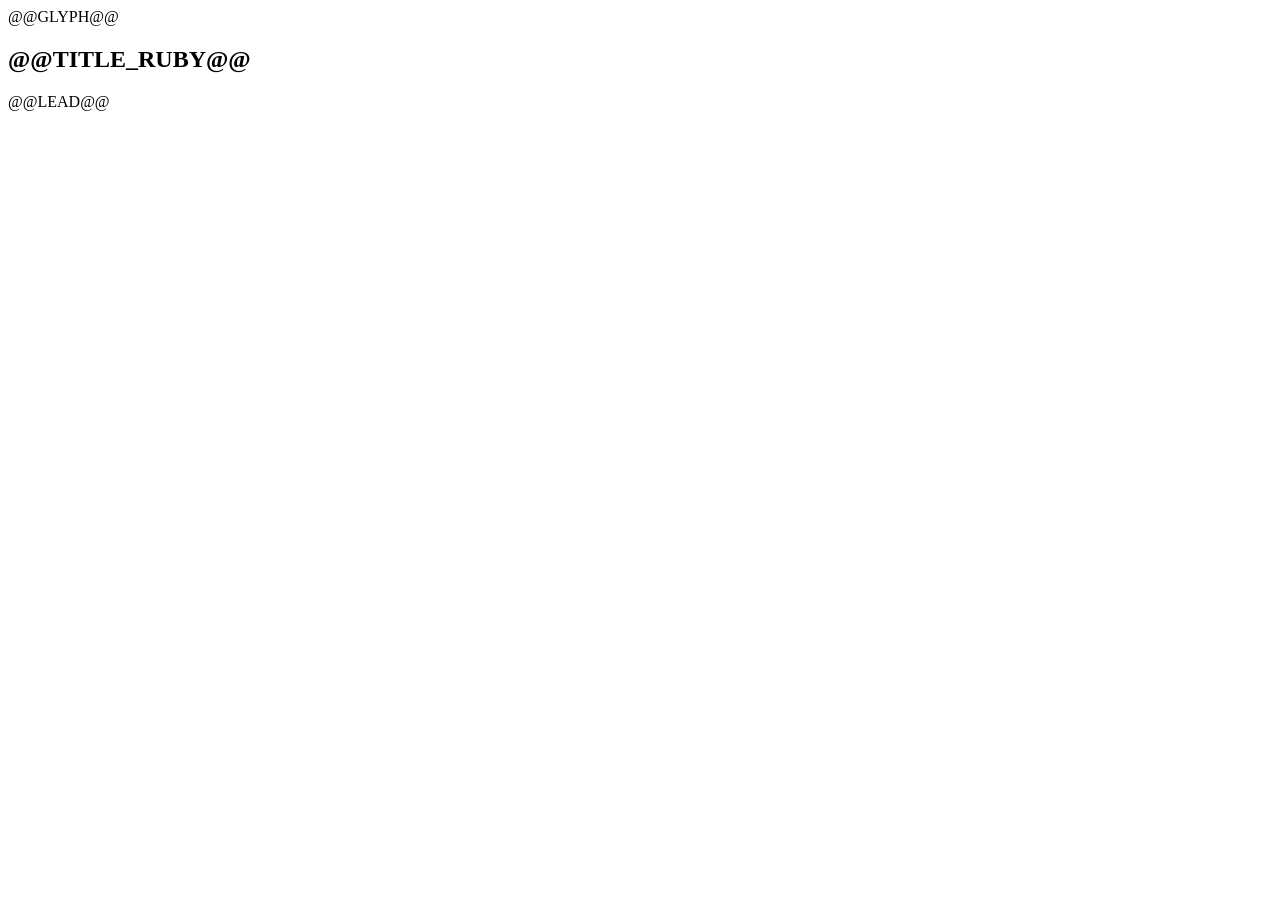
<file: newapps/shell.html>
<!DOCTYPE html>
<html lang="ja">
<head>
<meta charset="UTF-8">
<meta name="viewport" content="width=device-width, initial-scale=1, viewport-fit=cover">
<meta name="theme-color" content="#2d5b45">
<title>@@TITLE_PLAIN@@｜グリーン・グリーン</title>
<link rel="preconnect" href="https://fonts.googleapis.com">
<link rel="preconnect" href="https://fonts.gstatic.com" crossorigin>
<link rel="stylesheet" href="https://fonts.googleapis.com/css2?family=BIZ+UDPGothic:wght@400;700&family=Zen+Maru+Gothic:wght@700;900&display=swap">
<style>
@@COMMON_CSS@@
/* ===== この練習だけの見た目 ===== */
@@APP_CSS@@
</style>
</head>
<body>
<div id="app">

  <!-- はじめの画面 -->
  <section id="title">
    <header class="t-head">
      <span class="t-leaf" aria-hidden="true">@@GLYPH@@</span>
      <h1 class="t-name">@@TITLE_RUBY@@</h1>
    </header>
    <p class="t-lead">@@LEAD@@</p>
    <div id="typeBox" hidden>
      <p class="sec" id="typeLabel"></p>
      <div class="types" id="types"></div>
    </div>
    <button class="btn fk-btn" id="fkTitle" type="button" hidden></button>
    <p class="sec" id="lvLabel"></p>
    <div class="levels" id="levels"></div>
  </section>

  <!-- 問題の画面 -->
  <section id="quiz" hidden>
    <div class="q-top">
      <button class="quit" id="quit" type="button">← やめる</button>
      <div class="bar" aria-hidden="true"><i id="bar"></i></div>
      <span class="qno" id="qno">1 / 10</span>
    </div>
    <p class="instr" id="instr"></p>
    <div class="stage" id="stage"></div>
    <div class="choices" id="choices"></div>
    <p class="fb" id="fb" aria-live="polite"></p>
    <div class="next-wrap"><button class="next" id="next" type="button" hidden></button></div>
  </section>

  <!-- 結果の画面 -->
  <section id="result" hidden>
    <div class="result">
      <div class="r-stamp" id="rStamp" aria-hidden="true">💮</div>
      <h2 class="r-title">おわりました</h2>
      <p class="r-meta" id="rMeta"></p>
      <p class="r-score" id="rScore"></p>
      <p class="r-marks" id="rMarks"></p>
      <p class="r-legend" id="rLegend">〇 = 1点　△ = 0.5点（2回目で正解）　× = 0点</p>
      <p class="r-praise" id="rPraise"></p>
      <div class="r-btns">
        <button class="btn primary" id="again" type="button">もう<ruby>一度<rt>いちど</rt></ruby>（べつの <span class="setn">10</span><ruby>問<rt>もん</rt></ruby>）</button>
        <button class="btn fk-btn" id="fkResult" type="button" hidden></button>
        <button class="btn" id="home" type="button"><ruby>難<rt>むずか</rt></ruby>しさを えらぶ</button>
      </div>
    </div>
  </section>
</div>

<div class="mark" id="mark" aria-hidden="true"><span></span></div>

<div class="scrim" id="quitScrim" hidden>
  <div class="dialog" role="dialog" aria-modal="true" aria-labelledby="quitTitle">
    <h2 id="quitTitle"><ruby>練習<rt>れんしゅう</rt></ruby>を やめますか？</h2>
    <p>いまの <span class="setn">10</span><ruby>問<rt>もん</rt></ruby>は ここで おわります。</p>
    <div class="r-btns">
      <button class="btn primary" id="leave" type="button">やめる</button>
      <button class="btn" id="stay" type="button">つづける</button>
    </div>
  </div>
</div>

<script>
'use strict';
/* ===== この練習の中身（問題と画面） ===== */
@@APP_JS@@
/* ===== 共通のしくみ ===== */
@@COMMON_JS@@
</script>
</body>
</html>
</file>
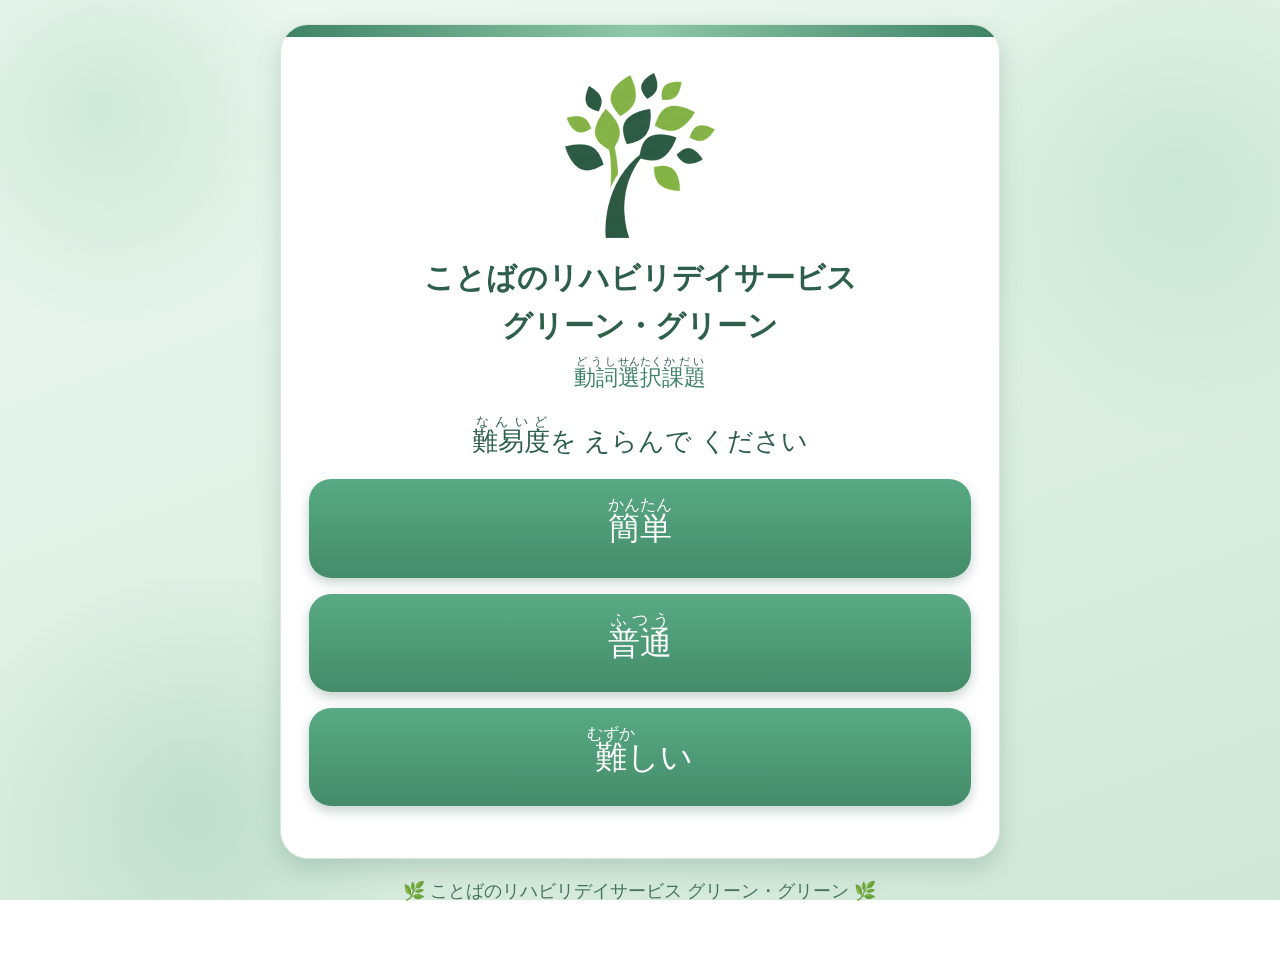
<file: src/doushi.html>
<!DOCTYPE html>
<html lang="ja">
<head>
<meta charset="UTF-8">
<meta name="viewport" content="width=device-width, initial-scale=1.0">
<title>動詞選択課題</title>
<style>
  :root{
    --green-dark:#2e5f4b;
    --green-main:#3e8266;
    --green-light:#e7f3ec;
    --green-btn:#4c9a76;
    --green-btn-hover:#3f8563;
    --gray-btn:#bdbdbd;
    --red:#c0392b;
    --card-bg:#ffffff;
    --text-main:#1f2d27;
  }
  *{box-sizing:border-box;}
  html,body{
    margin:0;
    padding:0;
    min-height:100vh;
    background:
      radial-gradient(circle at 8% 12%, rgba(124,192,154,0.25) 0, rgba(124,192,154,0) 220px),
      radial-gradient(circle at 92% 20%, rgba(124,192,154,0.22) 0, rgba(124,192,154,0) 260px),
      radial-gradient(circle at 15% 90%, rgba(76,154,118,0.18) 0, rgba(76,154,118,0) 240px),
      linear-gradient(160deg,#eef8f1 0%, #ddefe3 55%, #cfe6d8 100%);
    background-attachment:fixed;
    font-family:"UD デジタル 教科書体 N-R","BIZ UDPGothic","Hiragino Maru Gothic ProN","Meiryo",sans-serif;
    color:var(--text-main);
  }
  body{
    display:flex;
    justify-content:center;
    align-items:flex-start;
    padding:24px 12px 60px;
  }
  .app{
    width:100%;
    max-width:720px;
  }
  .card{
    position:relative;
    overflow:hidden;
    background:var(--card-bg);
    border:1px solid #d4e8db;
    border-radius:28px;
    box-shadow:0 10px 24px rgba(46,95,75,0.20);
    padding:44px 28px 36px;
    margin-bottom:20px;
  }
  .card::before{
    content:"";
    position:absolute;
    top:0; left:0; right:0;
    height:12px;
    background:linear-gradient(90deg,var(--green-main),#8fcaa8,var(--green-main));
  }
  .start-logo{
    display:block;
    width:150px;
    max-width:52%;
    height:auto;
    margin:4px auto 16px;
  }
  header.title-block{
    text-align:center;
    margin-bottom:8px;
  }
  header.title-block h1{
    color:var(--green-dark);
    font-size:30px;
    line-height:1.6;
    margin:0 0 6px 0;
  }
  header.title-block h2{
    color:var(--green-main);
    font-size:22px;
    line-height:1.6;
    margin:0;
    font-weight:normal;
  }
  ruby rt{
    font-size:0.5em;
    color:var(--green-dark);
  }
  .big-btn ruby rt{
    color:#fff;
  }
  .big-btn{
    display:block;
    width:100%;
    font-family:inherit;
    font-size:32px;
    line-height:1.7;
    padding:22px 18px;
    margin:16px 0;
    border:none;
    border-radius:22px;
    background:linear-gradient(180deg,#58aa84,#448b6a);
    color:#fff;
    cursor:pointer;
    text-align:center;
    box-shadow:0 5px 12px rgba(46,95,75,0.28);
    transition:transform .15s, box-shadow .15s, background .15s;
  }
  .big-btn:hover{
    background:linear-gradient(180deg,#4c9a76,#3c7c5e);
    transform:translateY(-2px);
    box-shadow:0 8px 16px rgba(46,95,75,0.32);
  }
  .big-btn:active{
    transform:translateY(1px);
  }
  .big-btn.gray{
    background:var(--gray-btn);
    color:#555;
  }
  .big-btn.gray:hover{
    background:var(--gray-btn);
  }
  .big-btn.secondary{
    background:#fff;
    color:var(--green-dark);
    border:3px solid var(--green-main);
  }
  .big-btn.secondary:hover{
    background:var(--green-light);
  }
  .progress{
    text-align:center;
    font-size:26px;
    color:var(--green-dark);
    margin-bottom:8px;
    letter-spacing:1px;
  }
  .progress-bar{
    height:14px;
    max-width:420px;
    margin:0 auto 22px;
    background:#ddefe3;
    border-radius:7px;
    overflow:hidden;
  }
  .progress-fill{
    height:100%;
    width:0;
    background:linear-gradient(90deg,#4c9a76,#8fcaa8);
    border-radius:7px;
    transition:width .3s;
  }
  .footer-note{
    text-align:center;
    font-size:18px;
    color:var(--green-dark);
    opacity:0.85;
    margin-top:4px;
  }
  .pair-label{
    text-align:center;
    background:var(--green-light);
    color:var(--green-dark);
    font-size:24px;
    border-radius:14px;
    padding:10px;
    margin-bottom:14px;
  }
  .pair-sentence{
    text-align:center;
    font-size:22px;
    color:#555;
    margin-bottom:20px;
    line-height:1.8;
  }
  .pair-sentence .arrow{
    color:var(--green-main);
    font-size:26px;
    margin:0 8px;
  }
  .question-text{
    text-align:center;
    font-size:42px;
    line-height:1.9;
    margin:20px 0 30px 0;
    color:var(--text-main);
    background:#f4faf6;
    border:3px dashed #a9d8bd;
    border-radius:22px;
    padding:26px 16px;
  }
  .blank{
    display:inline-block;
    min-width:110px;
    border-bottom:5px solid var(--green-dark);
    margin:0 6px;
  }
  .choices{
    margin-top:20px;
  }
  .feedback{
    text-align:center;
    margin:20px 0;
  }
  .feedback .mark{
    font-size:90px;
    color:var(--red);
    line-height:1;
    margin-bottom:6px;
  }
  .feedback .msg-correct{
    font-size:38px;
    color:var(--red);
    font-weight:bold;
    margin-bottom:18px;
  }
  .feedback .msg-wrong{
    font-size:30px;
    color:var(--green-dark);
    margin:18px 0;
  }
  .completed-sentence{
    text-align:center;
    font-size:34px;
    color:var(--green-dark);
    background:var(--green-light);
    border-radius:18px;
    padding:18px;
    margin:18px 0 24px 0;
    line-height:1.8;
  }
  .result-title{
    text-align:center;
    font-size:38px;
    color:var(--green-dark);
    margin-bottom:24px;
  }
  .result-score{
    text-align:center;
    font-size:34px;
    color:var(--text-main);
    background:linear-gradient(180deg,#f0f9f3,#ddefe3);
    border:2px solid #bfe0cc;
    border-radius:18px;
    padding:24px;
    margin-bottom:30px;
    line-height:1.8;
  }
  .hidden{
    display:none !important;
  }
</style>
</head>
<body>
<div class="app">

  <!-- スタート画面 -->
  <div class="card" id="screen-start">
    <header class="title-block">
      <img class="start-logo" src="[data-uri]" alt="ことばのリハビリデイサービス グリーン・グリーン ロゴ">
      <h1>ことばのリハビリデイサービス<br>グリーン・グリーン</h1>
      <h2><ruby>動詞<rt>どうし</rt></ruby><ruby>選択<rt>せんたく</rt></ruby><ruby>課題<rt>かだい</rt></ruby></h2>
    </header>
    <div style="text-align:center;font-size:26px;color:var(--green-dark);margin:20px 0;">
      <ruby>難易度<rt>なんいど</rt></ruby>を えらんで ください
    </div>
    <button class="big-btn" onclick="startGame('easy')"><ruby>簡単<rt>かんたん</rt></ruby></button>
    <button class="big-btn" onclick="startGame('normal')"><ruby>普通<rt>ふつう</rt></ruby></button>
    <button class="big-btn" onclick="startGame('hard')"><ruby>難<rt>むずか</rt></ruby>しい</button>
  </div>

  <!-- 問題画面 -->
  <div class="card hidden" id="screen-question">
    <div class="progress" id="progress-text">1 / 10</div>
    <div class="progress-bar"><div class="progress-fill" id="progress-fill"></div></div>
    <div class="pair-label hidden" id="pair-label"><ruby>反対<rt>はんたい</rt></ruby>の <ruby>言葉<rt>ことば</rt></ruby></div>
    <div class="pair-sentence hidden" id="pair-sentence"></div>

    <div class="question-text" id="question-text"></div>

    <div class="choices" id="choices-area"></div>

    <div class="feedback hidden" id="feedback-area">
      <div class="mark" id="feedback-mark">○</div>
      <div class="msg-correct" id="feedback-msg">せいかい!</div>
      <div class="completed-sentence" id="completed-sentence"></div>
      <button class="big-btn" onclick="nextQuestion()">つぎへ</button>
    </div>
  </div>

  <!-- 結果画面 -->
  <div class="card hidden" id="screen-result">
    <div class="result-title">🌸 よくできました! 🌸</div>
    <div class="result-score" id="result-score"></div>
    <button class="big-btn" onclick="restartSame()">もういちど</button>
    <button class="big-btn secondary" onclick="backToStart()"><ruby>難易度<rt>なんいど</rt></ruby>を えらぶ</button>
  </div>

  <div class="footer-note">🌿 ことばのリハビリデイサービス グリーン・グリーン 🌿</div>

</div>

<script>
/* =========================================================
   データ定義
   ========================================================= */

// 動詞データ: key => {rubyHtml: 表示用ruby HTML, mora: モーラ数, head: 語頭音}
const VERBS = {
  "食べる": { rubyHtml: '<ruby>食<rt>た</rt></ruby>べる', mora: 3, head: "た" },
  "見る":   { rubyHtml: '<ruby>見<rt>み</rt></ruby>る',   mora: 2, head: "み" },
  "行く":   { rubyHtml: '<ruby>行<rt>い</rt></ruby>く',   mora: 2, head: "い" },
  "読む":   { rubyHtml: '<ruby>読<rt>よ</rt></ruby>む',   mora: 2, head: "よ" },
  "開ける": { rubyHtml: '<ruby>開<rt>あ</rt></ruby>ける', mora: 3, head: "あ" },
  "着る":   { rubyHtml: '<ruby>着<rt>き</rt></ruby>る',   mora: 2, head: "き" },
  "脱ぐ":   { rubyHtml: '<ruby>脱<rt>ぬ</rt></ruby>ぐ',   mora: 2, head: "ぬ" },
  "座る":   { rubyHtml: '<ruby>座<rt>すわ</rt></ruby>る', mora: 3, head: "す" },
  "立つ":   { rubyHtml: '<ruby>立<rt>た</rt></ruby>つ',   mora: 2, head: "た" },
  "聞く":   { rubyHtml: '<ruby>聞<rt>き</rt></ruby>く',   mora: 2, head: "き" },
  "はく":   { rubyHtml: 'はく',                            mora: 2, head: "は" },
  "入る":   { rubyHtml: '<ruby>入<rt>はい</rt></ruby>る', mora: 3, head: "は" },
  "出る":   { rubyHtml: '<ruby>出<rt>で</rt></ruby>る',   mora: 2, head: "で" },
  "乗る":   { rubyHtml: '<ruby>乗<rt>の</rt></ruby>る',   mora: 2, head: "の" },
  "降りる": { rubyHtml: '<ruby>降<rt>お</rt></ruby>りる', mora: 3, head: "お" },
  "買う":   { rubyHtml: '<ruby>買<rt>か</rt></ruby>う',   mora: 2, head: "か" },
  "あげる": { rubyHtml: 'あげる',                          mora: 3, head: "あ" },
  "もらう": { rubyHtml: 'もらう',                          mora: 3, head: "も" },
  "切る":   { rubyHtml: '<ruby>切<rt>き</rt></ruby>る',   mora: 2, head: "き" },
  "上る":   { rubyHtml: '<ruby>上<rt>のぼ</rt></ruby>る', mora: 3, head: "の" },
  "飲む":   { rubyHtml: '<ruby>飲<rt>の</rt></ruby>む',   mora: 2, head: "の" }
};

/*
  各問題オブジェクト:
  {
    id: 一意ID,
    stemHtml: 問題文の空欄より前の部分(ルビ付きHTML、助詞まで含む),
    answer: 正解動詞キー(VERBS参照),
    distractors: [動詞キー, ...],
    pairId: ペアID(nullなら通常問題),
    pairOrder: 1 or 2 (ペアの場合)
  }
*/

const EASY = [
  { id:"e1", stemHtml:"ごはんを", answer:"食べる", distractors:["乗る","座る"], pairId:null },
  { id:"e2", stemHtml:'<ruby>映画<rt>えいが</rt></ruby>を', answer:"見る", distractors:["食べる","はく"], pairId:null },
  { id:"e3", stemHtml:'<ruby>学校<rt>がっこう</rt></ruby>に', answer:"行く", distractors:["食べる","切る"], pairId:null },
  { id:"e4", stemHtml:'<ruby>本<rt>ほん</rt></ruby>を', answer:"読む", distractors:["食べる","乗る"], pairId:null },
  { id:"e5", stemHtml:"ドアを", answer:"開ける", distractors:["食べる","座る"], pairId:null },
  { id:"e6", stemHtml:'<ruby>服<rt>ふく</rt></ruby>を', answer:"着る", distractors:["読む","行く"], pairId:"C", pairOrder:1 },
  { id:"e7", stemHtml:'<ruby>服<rt>ふく</rt></ruby>を', answer:"脱ぐ", distractors:["食べる","座る"], pairId:"C", pairOrder:2 },
  { id:"e8", stemHtml:"イスに", answer:"座る", distractors:["食べる","読む"], pairId:"A", pairOrder:1 },
  { id:"e9", stemHtml:"イスから", answer:"立つ", distractors:["読む","買う"], pairId:"A", pairOrder:2 },
  { id:"e10", stemHtml:'<ruby>音楽<rt>おんがく</rt></ruby>を', answer:"聞く", distractors:["食べる","座る"], pairId:null }
];

const NORMAL = [
  { id:"n1", stemHtml:"パンを", answer:"食べる", distractors:["聞く","乗る"], pairId:null },
  { id:"n2", stemHtml:'<ruby>時計<rt>とけい</rt></ruby>を', answer:"見る", distractors:["食べる","脱ぐ"], pairId:null },
  { id:"n3", stemHtml:'<ruby>新聞<rt>しんぶん</rt></ruby>を', answer:"読む", distractors:["切る","はく"], pairId:null },
  { id:"n4", stemHtml:'<ruby>窓<rt>まど</rt></ruby>を', answer:"開ける", distractors:["着る","座る"], pairId:null },
  { id:"n5", stemHtml:"スーパーに", answer:"行く", distractors:["脱ぐ","切る"], pairId:null },
  { id:"n6", stemHtml:'<ruby>靴<rt>くつ</rt></ruby>を', answer:"はく", distractors:["聞く","読む"], pairId:null },
  { id:"n7", stemHtml:'<ruby>お風呂<rt>おふろ</rt></ruby>に', answer:"入る", distractors:["買う","聞く"], pairId:"B", pairOrder:1 },
  { id:"n8", stemHtml:'<ruby>お風呂<rt>おふろ</rt></ruby>から', answer:"出る", distractors:["読む","切る"], pairId:"B", pairOrder:2 },
  { id:"n9", stemHtml:'<ruby>電車<rt>でんしゃ</rt></ruby>に', answer:"乗る", distractors:["着る","読む"], pairId:"D", pairOrder:1 },
  { id:"n10", stemHtml:'<ruby>電車<rt>でんしゃ</rt></ruby>から', answer:"降りる", distractors:["買う","着る"], pairId:"D", pairOrder:2 },
  { id:"n11", stemHtml:"カーテンを", answer:"開ける", distractors:["はく","食べる"], pairId:null },
  { id:"n12", stemHtml:'<ruby>子供<rt>こども</rt></ruby>にプレゼントを', answer:"買う", distractors:["座る","立つ"], pairId:null }
];

const HARD = [
  { id:"h1", stemHtml:'<ruby>小説<rt>しょうせつ</rt></ruby>を', answer:"読む", distractors:["聞く","切る","食べる"], pairId:null },
  { id:"h2", stemHtml:"カレーを", answer:"食べる", distractors:["切る","聞く","読む"], pairId:null },
  { id:"h3", stemHtml:'<ruby>海<rt>うみ</rt></ruby>を', answer:"見る", distractors:["飲む","切る","着る"], pairId:null },
  { id:"h4", stemHtml:'りんごを<ruby>包丁<rt>ほうちょう</rt></ruby>で', answer:"切る", distractors:["食べる","買う","読む"], pairId:null },
  { id:"h5", stemHtml:'<ruby>北海道<rt>ほっかいどう</rt></ruby>に', answer:"行く", distractors:["乗る","読む","切る"], pairId:null },
  { id:"h6", stemHtml:'<ruby>飛行機<rt>ひこうき</rt></ruby>に', answer:"乗る", distractors:["降りる","着る","食べる"], pairId:null },
  { id:"h7", stemHtml:'<ruby>箱<rt>はこ</rt></ruby>を', answer:"開ける", distractors:["食べる","はく","聞く"], pairId:null },
  { id:"h8", stemHtml:"トンネルに", answer:"入る", distractors:["買う","切る","読む"], pairId:"E", pairOrder:1 },
  { id:"h9", stemHtml:"トンネルから", answer:"出る", distractors:["乗る","読む","着る"], pairId:"E", pairOrder:2 },
  { id:"h10", stemHtml:'<ruby>母親<rt>ははおや</rt></ruby>にプレゼントを', answer:"あげる", distractors:["切る","読む","乗る"], pairId:"F", pairOrder:1 },
  { id:"h11", stemHtml:'<ruby>母親<rt>ははおや</rt></ruby>からプレゼントを', answer:"もらう", distractors:["行く","見る","切る"], pairId:"F", pairOrder:2 },
  { id:"h12", stemHtml:'<ruby>階段<rt>かいだん</rt></ruby>を', answer:"上る", distractors:["買う","食べる","聞く"], pairId:"G", pairOrder:1 },
  { id:"h13", stemHtml:'<ruby>階段<rt>かいだん</rt></ruby>を', answer:"降りる", distractors:["聞く","切る","買う"], pairId:"G", pairOrder:2 }
];

const DATASETS = { easy: EASY, normal: NORMAL, hard: HARD };

/* =========================================================
   状態管理
   ========================================================= */

let currentLevel = null;
let questionOrder = [];   // 出題順の問題配列(ペア展開済み)
let currentIndex = 0;
let score = 0;
let currentChoices = [];  // シャッフル済み選択肢動詞キー配列
let pairFirstSentence = ""; // ペアの1問目完成文(表示用)

/* =========================================================
   ユーティリティ
   ========================================================= */

function shuffle(arr) {
  const a = arr.slice();
  for (let i = a.length - 1; i > 0; i--) {
    const j = Math.floor(Math.random() * (i + 1));
    [a[i], a[j]] = [a[j], a[i]];
  }
  return a;
}

function show(el) { el.classList.remove("hidden"); }
function hide(el) { el.classList.add("hidden"); }

/* =========================================================
   出題順構築(1セット10問・ペアは1ユニットとして扱う)
   ========================================================= */

function buildQuestionOrder(dataset) {
  const units = [];
  const pairMap = {};
  dataset.forEach(q => {
    if (q.pairId) {
      if (!pairMap[q.pairId]) pairMap[q.pairId] = [];
      pairMap[q.pairId].push(q);
    } else {
      units.push([q]);
    }
  });
  const pairs = shuffle(Object.keys(pairMap).map(pid =>
    pairMap[pid].slice().sort((a, b) => a.pairOrder - b.pairOrder)
  ));
  const singles = shuffle(units);

  // 1セット10問になるようにペア数kを選ぶ(ペア=2問)
  const SET_SIZE = 10;
  const validKs = [];
  for (let k = 0; k <= pairs.length; k++) {
    const s = SET_SIZE - 2 * k;
    if (s >= 0 && s <= singles.length) validKs.push(k);
  }
  const k = validKs[Math.floor(Math.random() * validKs.length)];
  const chosen = pairs.slice(0, k).concat(singles.slice(0, SET_SIZE - 2 * k));

  const order = [];
  shuffle(chosen).forEach(unit => unit.forEach(q => order.push(q)));
  return order;
}

/* =========================================================
   画面遷移
   ========================================================= */

function startGame(level) {
  currentLevel = level;
  questionOrder = buildQuestionOrder(DATASETS[level]);
  currentIndex = 0;
  score = 0;
  hide(document.getElementById("screen-start"));
  hide(document.getElementById("screen-result"));
  show(document.getElementById("screen-question"));
  loadQuestion();
}

function restartSame() {
  startGame(currentLevel);
}

function backToStart() {
  hide(document.getElementById("screen-result"));
  hide(document.getElementById("screen-question"));
  show(document.getElementById("screen-start"));
}

/* =========================================================
   問題ロード
   ========================================================= */

function loadQuestion() {
  const q = questionOrder[currentIndex];

  // 進捗
  document.getElementById("progress-text").textContent =
    (currentIndex + 1) + " / " + questionOrder.length;
  document.getElementById("progress-fill").style.width =
    ((currentIndex + 1) / questionOrder.length * 100) + "%";

  // ペアラベル・反対文
  const pairLabel = document.getElementById("pair-label");
  const pairSentence = document.getElementById("pair-sentence");
  if (q.pairId && q.pairOrder === 2) {
    show(pairLabel);
    show(pairSentence);
    pairSentence.innerHTML = pairFirstSentence + ' <span class="arrow">⇔</span>';
  } else {
    hide(pairLabel);
    hide(pairSentence);
  }

  // 問題文(空欄は下線のみ)
  document.getElementById("question-text").innerHTML =
    q.stemHtml + ' <span class="blank">&nbsp;</span>';

  // 選択肢構築
  currentChoices = shuffle([q.answer, ...q.distractors]);
  renderChoices();

  // フィードバック非表示
  hide(document.getElementById("feedback-area"));
  show(document.getElementById("choices-area"));
}

function renderChoices() {
  const area = document.getElementById("choices-area");
  area.innerHTML = "";
  currentChoices.forEach(verbKey => {
    const btn = document.createElement("button");
    btn.className = "big-btn";
    btn.innerHTML = VERBS[verbKey].rubyHtml;
    btn.dataset.verb = verbKey;
    btn.onclick = () => handleChoice(verbKey, btn);
    area.appendChild(btn);
  });
}

/* =========================================================
   選択肢クリック処理(ワンチャンス)
   ========================================================= */

function handleChoice(verbKey, btnEl) {
  const q = questionOrder[currentIndex];
  const isCorrect = verbKey === q.answer;
  if (isCorrect) score++;

  // ワンチャンス: 回答したら選択肢を閉じて結果表示
  hide(document.getElementById("choices-area"));
  show(document.getElementById("feedback-area"));

  const mark = document.getElementById("feedback-mark");
  const msg = document.getElementById("feedback-msg");
  const sentenceHtml = q.stemHtml + " " + VERBS[q.answer].rubyHtml;
  document.getElementById("completed-sentence").innerHTML = sentenceHtml;

  if (isCorrect) {
    mark.textContent = "○";
    mark.style.color = "#c0392b";
    msg.className = "msg-correct";
    msg.textContent = "せいかい!";
  } else {
    mark.textContent = "×";
    mark.style.color = "#2c5aa0";
    msg.className = "msg-wrong";
    msg.textContent = "ざんねん。こたえは こちらです。";
  }

  // ペア1問目なら完成文を保存(正誤にかかわらず)
  if (q.pairId && q.pairOrder === 1) {
    pairFirstSentence = sentenceHtml;
  }
}

/* =========================================================
   次の問題 / 結果
   ========================================================= */

function nextQuestion() {
  currentIndex++;
  if (currentIndex >= questionOrder.length) {
    showResult();
  } else {
    loadQuestion();
  }
}

function showResult() {
  hide(document.getElementById("screen-question"));
  show(document.getElementById("screen-result"));
  document.getElementById("result-score").innerHTML =
    questionOrder.length + '<ruby>問中<rt>もんちゅう</rt></ruby>' + score + '<ruby>問<rt>もん</rt></ruby> せいかい';
}
</script>
</body>
</html>
</file>
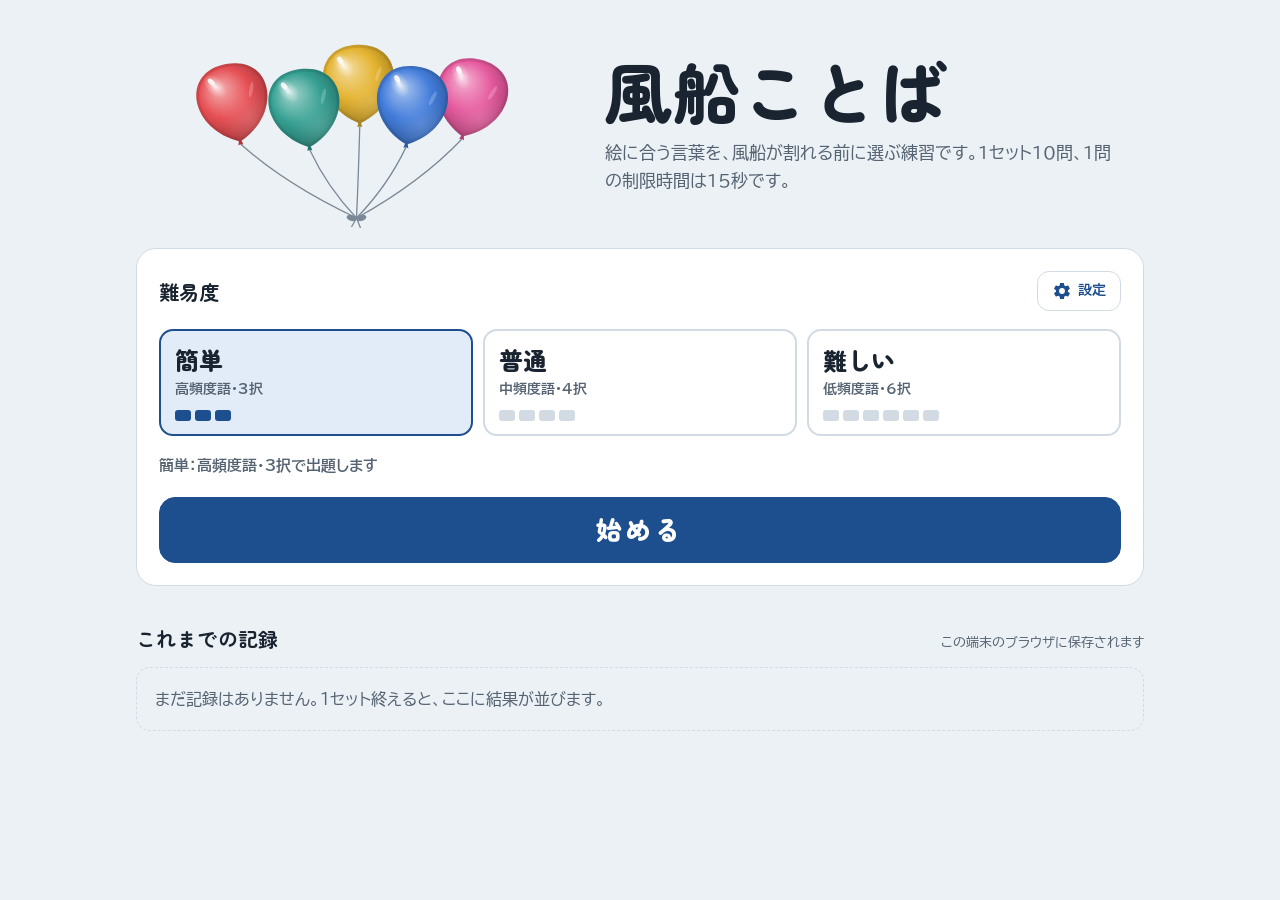
<file: src/fusen.html>
<!doctype html><html><head><meta charset=utf8><meta name=viewport content="width=device-width,initial-scale=1,viewport-fit=cover"><style>:root{color-scheme:light;box-sizing:border-box;padding-top:env(safe-area-inset-top,0px);padding-bottom:env(safe-area-inset-bottom,0px)}html{scroll-padding-top:env(safe-area-inset-top,0px)}body{margin:0;padding:0;font:14px -apple-system,BlinkMacSystemFont,sans-serif;background:#fff;color:#000}img{max-width:100%}[hidden]:not([hidden=until-found i]){display:none!important}</style></head><body>
<title>風船ことば</title>
<meta name="claude:viewport-fit-sides" content="cover">
<link rel="preconnect" href="https://fonts.googleapis.com">
<link rel="preconnect" href="https://fonts.gstatic.com" crossorigin>
<link rel="stylesheet" href="https://fonts.googleapis.com/css2?family=BIZ+UDPGothic:wght@400;700&family=Zen+Maru+Gothic:wght@700;900&display=swap">
<style>
/* Layout: one calm column of plain, large controls; the sky stage with the balloon is the only showpiece */
:root{
  --bg:#ECF1F5; --surface:#FFFFFF; --surface-2:#F4F7FA; --ink:#1A2430; --muted:#556372; --line:#D2DBE3;
  --primary:#1D4F8F; --primary-ink:#FFFFFF; --primary-soft:#E2ECF8; --focus:#E8962B;
  --ok:#1C7F51; --ok-bg:#DFF2E7; --ng:#BD3828; --ng-bg:#FBE5E1; --late:#A9630A; --late-bg:#FCEED6;
  --sky-top:#B7D8F0; --sky-bot:#EEF6FB; --cloud:rgba(255,255,255,.92); --ground:#C9DCC1; --ground-edge:#ADC6A2;
  --tank:#6E8295; --tank-hi:#AFC0CE; --tank-lo:#475869; --gauge:#FBFCFD; --brass:#C49A43; --string:#7B8997;
  --scrim:rgba(18,28,38,.58);
  --primary-deep:#123764; --primary-glow:rgba(29,79,143,.32); --primary-fill:rgba(255,255,255,.2);
  --font-display:"Zen Maru Gothic","Hiragino Maru Gothic ProN","BIZ UDPGothic",sans-serif;
  --font-body:"BIZ UDPGothic","Hiragino Kaku Gothic ProN","Yu Gothic UI","Meiryo",sans-serif;
  --font-emoji:"Apple Color Emoji","Segoe UI Emoji","Noto Color Emoji",sans-serif;
}
@media (prefers-color-scheme: dark){
  :root:not([data-theme="light"]){
    --bg:#0F151C; --surface:#18212B; --surface-2:#1D2833; --ink:#E6EDF3; --muted:#9AA9B7; --line:#2B3846;
    --primary:#80B1EE; --primary-ink:#0C1826; --primary-soft:#1C3150; --focus:#F2B85B;
    --ok:#52C58E; --ok-bg:#15352A; --ng:#F07D6B; --ng-bg:#3B201C; --late:#E7A84A; --late-bg:#3A2C15;
    --sky-top:#16253E; --sky-bot:#2C3E58; --cloud:rgba(214,226,242,.16); --ground:#203226; --ground-edge:#2E4636;
    --tank:#5B6D80; --tank-hi:#8C9DAD; --tank-lo:#38475A; --gauge:#E9EEF2; --brass:#B8954A; --string:#8E9CAA;
    --scrim:rgba(4,8,12,.7);
    --primary-deep:#4A78B4; --primary-glow:rgba(128,177,238,.35); --primary-fill:rgba(12,24,38,.16);
    color-scheme:dark;
  }
}
:root[data-theme="dark"]{
  --bg:#0F151C; --surface:#18212B; --surface-2:#1D2833; --ink:#E6EDF3; --muted:#9AA9B7; --line:#2B3846;
  --primary:#80B1EE; --primary-ink:#0C1826; --primary-soft:#1C3150; --focus:#F2B85B;
  --ok:#52C58E; --ok-bg:#15352A; --ng:#F07D6B; --ng-bg:#3B201C; --late:#E7A84A; --late-bg:#3A2C15;
  --sky-top:#16253E; --sky-bot:#2C3E58; --cloud:rgba(214,226,242,.16); --ground:#203226; --ground-edge:#2E4636;
  --tank:#5B6D80; --tank-hi:#8C9DAD; --tank-lo:#38475A; --gauge:#E9EEF2; --brass:#B8954A; --string:#8E9CAA;
  --scrim:rgba(4,8,12,.7);
  --primary-deep:#4A78B4; --primary-glow:rgba(128,177,238,.35); --primary-fill:rgba(12,24,38,.16);
  color-scheme:dark;
}
*{box-sizing:border-box}
[hidden]{display:none!important}
html,body{height:100%}
html{-webkit-text-size-adjust:100%;text-size-adjust:100%}
button,label,summary,select,input{-webkit-tap-highlight-color:transparent;touch-action:manipulation}
body{background:var(--bg);color:var(--ink);font-family:var(--font-body);font-size:16px;line-height:1.65;-webkit-font-smoothing:antialiased}
h1,h2,p{margin:0}
.wrap{max-width:1040px;margin:0 auto;padding-left:max(16px,env(safe-area-inset-left,0px));padding-right:max(16px,env(safe-area-inset-right,0px));padding-block:20px 48px}
.h2{font-family:var(--font-display);font-weight:700;font-size:20px;letter-spacing:.02em;text-wrap:balance}
:focus-visible{outline:3px solid var(--focus);outline-offset:2px}
.btn{appearance:none;font:inherit;font-weight:700;display:inline-flex;align-items:center;justify-content:center;gap:8px;min-height:48px;padding:0 20px;border-radius:12px;border:1.5px solid var(--line);background:var(--surface);color:var(--ink);cursor:pointer;transition:border-color .15s,filter .15s,transform .1s}
.btn:active{transform:translateY(1px)}
.btn-primary{background:var(--primary);border-color:var(--primary);color:var(--primary-ink)}
/* ホバー表示はマウスのある端末だけ（タッチ端末で色が残らないように） */
@media (hover:hover){
  .btn:hover,.level:hover,.seg label:hover,.iconbtn:hover,.choice:hover:not(:disabled){border-color:var(--primary)}
  .btn-primary:hover{filter:brightness(1.08)}
}
.btn-quiet{min-height:40px;padding:0 14px;font-size:14px;background:transparent}

/* ---------- start ---------- */
.hero{display:grid;grid-template-columns:minmax(0,.9fr) minmax(0,1.1fr);align-items:center;gap:8px 28px;margin-bottom:18px}
.hero canvas{display:block;width:100%;height:210px}
.hero h1{font-family:var(--font-display);font-weight:900;font-size:clamp(42px,7.5vw,66px);line-height:1.08;letter-spacing:.04em;text-wrap:balance}
.lead{margin-top:12px;color:var(--muted);font-size:17px;max-width:30em}
@media (max-width:640px){
  .hero{grid-template-columns:112px minmax(0,1fr);gap:6px 14px;margin-bottom:14px}
  .hero > div{display:contents}
  .hero canvas{height:124px}
  .hero h1{font-size:clamp(34px,10.5vw,46px)}
  .hero .lead{grid-column:1/-1;margin-top:0;font-size:15.5px}
}
.panel{background:var(--surface);border:1px solid var(--line);border-radius:20px;padding:22px;display:grid;gap:18px}
@media (max-width:480px){.panel{padding:16px}}
.levels{display:grid;grid-template-columns:repeat(3,minmax(0,1fr));gap:10px}
.level{appearance:none;font:inherit;text-align:left;display:grid;gap:3px;align-content:start;padding:14px 14px 13px;border-radius:14px;border:2px solid var(--line);background:var(--surface);color:var(--ink);cursor:pointer;min-width:0;transition:border-color .15s,background .15s}
.level[aria-pressed="true"]{border-color:var(--primary);background:var(--primary-soft)}
.lv-name{font-family:var(--font-display);font-weight:900;font-size:24px;line-height:1.25}
.lv-meta{font-size:14px;color:var(--muted);font-weight:700}
.lv-pips{display:flex;flex-wrap:wrap;gap:4px;margin-top:6px}
.lv-pips i{width:16px;height:11px;border-radius:3px;background:var(--line)}
.level[aria-pressed="true"] .lv-pips i{background:var(--primary)}
@media (max-width:560px){
  .levels{grid-template-columns:1fr;gap:8px}
  .level{grid-template-columns:minmax(4.6em,auto) minmax(0,1fr) auto;align-items:center;gap:10px;padding:12px 14px}
  .lv-name{font-size:22px}
  .lv-meta{font-size:15px}
  .lv-pips{margin-top:0;flex-wrap:nowrap}
  .lv-pips i{width:12px;height:10px}
}
.panel-head{display:flex;align-items:center;justify-content:space-between;gap:12px}
.btn-gear{gap:6px;color:var(--primary)}
.btn-gear svg{width:20px;height:20px}
.fields{display:grid;gap:18px}
fieldset{border:0;margin:0;padding:0;min-width:0}
legend{font-weight:700;font-size:15px;color:var(--muted);padding:0;margin-bottom:8px}
.seg{display:flex;flex-wrap:wrap;gap:6px;position:relative}
.seg input{position:absolute;opacity:0;width:1px;height:1px;pointer-events:none}
.seg label{display:inline-flex;align-items:center;min-height:44px;padding:0 16px;border:1.5px solid var(--line);border-radius:999px;cursor:pointer;font-weight:700;background:var(--surface);transition:background .15s,border-color .15s}
.seg input:checked + label{background:var(--primary);border-color:var(--primary);color:var(--primary-ink)}
.seg input:focus-visible + label{outline:3px solid var(--focus);outline-offset:2px}
.cur{color:var(--muted);font-size:15px;font-weight:700}
.switch{display:inline-flex;align-items:center;gap:10px;font-weight:700;cursor:pointer;position:relative}
.switch input{position:absolute;opacity:0;width:1px;height:1px}
.track{width:48px;height:28px;border-radius:999px;background:var(--line);position:relative;transition:background .2s;flex:none}
.track::after{content:"";position:absolute;top:3px;left:3px;width:22px;height:22px;border-radius:50%;background:var(--surface);box-shadow:0 1px 2px rgba(0,0,0,.28);transition:transform .2s}
.switch input:checked + .track{background:var(--primary)}
.switch input:checked + .track::after{transform:translateX(20px)}
.switch input:focus-visible + .track{outline:3px solid var(--focus);outline-offset:2px}
.btn-start{width:100%;min-height:66px;border-radius:16px;font-family:var(--font-display);font-size:26px;font-weight:900;letter-spacing:.12em}
.err{color:var(--ng);font-weight:700}
.sect{margin-top:36px}
.sect-head{display:flex;align-items:baseline;justify-content:space-between;gap:6px 12px;flex-wrap:wrap;margin-bottom:12px}
.hint{font-size:13px;color:var(--muted)}
.empty{color:var(--muted);padding:18px;border:1.5px dashed var(--line);border-radius:14px}
.tblwrap{overflow-x:auto;border:1px solid var(--line);border-radius:14px;background:var(--surface)}
.tbl{width:100%;border-collapse:collapse;font-variant-numeric:tabular-nums}
.tbl th{font-size:13px;color:var(--muted);font-weight:700;text-align:left;padding:10px 12px;border-bottom:1px solid var(--line);white-space:nowrap;background:var(--surface-2);position:sticky;top:0;z-index:1}
.tbl td{padding:9px 12px;border-bottom:1px solid var(--line);vertical-align:middle;white-space:nowrap}
.tbl tr:last-child td{border-bottom:0}
.tbl .num{text-align:right}
.tbl .word{font-weight:700;font-size:18px}
.emo-cell{font-family:var(--font-emoji);font-size:28px;line-height:1;text-align:center}
.hist-foot{display:flex;justify-content:flex-end;margin-top:8px}
/* 設定画面 */
.set-wrap{max-width:760px;display:grid;gap:16px}
.set-head{display:flex;align-items:center;justify-content:space-between;gap:12px}
.set-title{font-family:var(--font-display);font-weight:900;font-size:32px;letter-spacing:.06em}
.set-sect{background:var(--surface);border:1px solid var(--line);border-radius:20px;padding:22px;display:grid;gap:14px;min-width:0}
.set-row{display:flex;align-items:center;justify-content:space-between;gap:12px 20px;flex-wrap:wrap}
.set-row .note{margin-top:2px}
.set-done{width:100%;min-height:58px;font-size:18px}
@media (max-width:480px){.set-sect{padding:16px}.set-title{font-size:28px}}
.note{color:var(--muted);font-size:14px;max-width:46em}
.words-bar{display:flex;flex-wrap:wrap;align-items:center;justify-content:space-between;gap:10px}
.counts{font-size:13px;color:var(--muted);font-variant-numeric:tabular-nums;display:flex;flex-wrap:wrap;gap:2px 16px}
.counts span{white-space:nowrap}
@media (max-width:480px){.words-bar .seg label{padding:0 12px}}
.words-scroll{max-height:440px;overflow:auto}
.w-text{font:inherit;font-weight:700;font-size:17px;width:9.5em;max-width:100%;padding:6px 10px;border:1.5px solid var(--line);border-radius:10px;background:var(--surface);color:var(--ink)}
.w-text:focus{border-color:var(--primary);outline:none}
.w-band{font:inherit;padding:6px 8px;border:1.5px solid var(--line);border-radius:10px;background:var(--surface);color:var(--ink)}
.w-on{width:22px;height:22px;accent-color:var(--primary)}
tr.off td{opacity:.45}
tr.off td:last-child{opacity:1}
/* スマホでは表を横スクロールさせず、1件ずつのカード状に並べる */
@media (max-width:600px){
  .stack thead{display:none}
  .stack,.stack tbody{display:block}
  .stack tr{display:grid;align-items:center;gap:3px 12px;padding:12px 14px;border-bottom:1px solid var(--line)}
  .stack tr:last-child{border-bottom:0}
  .stack td{padding:0;border:0;white-space:normal;min-width:0}
  .stack td[data-label]::before{content:attr(data-label) "　";font-weight:400;font-size:13px;color:var(--muted)}
  .hist tr{grid-template-columns:auto auto minmax(0,1fr) auto;grid-template-areas:"date date date ok" "set set set ok" "avg ng late late"}
  .hist .c-date{grid-area:date;font-size:13px;color:var(--muted)}
  .hist .c-set{grid-area:set;font-weight:700}
  .hist .c-ok{grid-area:ok;text-align:right;color:var(--muted)}
  .hist .c-ok b{font-family:var(--font-display);font-weight:900;font-size:30px;color:var(--ink)}
  .hist .c-avg{grid-area:avg}.hist .c-ng{grid-area:ng}.hist .c-late{grid-area:late}
  .hist .c-avg,.hist .c-ng,.hist .c-late{text-align:left;font-size:14px}
  .res tr{grid-template-columns:20px 44px minmax(0,1fr) auto;grid-template-areas:"n e w r" "n e a t";padding:10px 14px}
  .res .c-n{grid-area:n;text-align:left;color:var(--muted)}
  .res .c-e{grid-area:e;font-size:34px}
  .res .c-w{grid-area:w;font-size:20px}
  .res .c-a{grid-area:a;font-size:14px}
  .res .c-r{grid-area:r;justify-self:end}
  .res .c-t{grid-area:t;text-align:right;font-size:14px;color:var(--muted)}
  .words-tbl tr{grid-template-columns:36px minmax(0,1fr) auto auto;gap:8px;padding:8px 10px}
  .words-tbl .w-text{width:100%}
  .words-scroll{max-height:60vh}
}

/* ---------- play ---------- */
/* 上から詰めて並べる。絵と風船の枠は高さに上限を付け、選択肢を画面の中ほどに置く。「次の問題へ」は選択肢のすぐ下に大きく */
#play{height:100%}
.play{height:100%;display:flex;flex-direction:column;justify-content:flex-start;gap:12px;padding-block:12px;-webkit-user-select:none;user-select:none;-webkit-touch-callout:none}
.playbar{flex:none;display:flex;flex-wrap:nowrap;align-items:center;justify-content:space-between;gap:8px 16px}
.prog{display:flex;align-items:center;gap:12px;min-width:0}
.qno{font-family:var(--font-display);font-weight:900;font-size:26px;line-height:1;font-variant-numeric:tabular-nums;white-space:nowrap}
.qno small{font-size:15px;color:var(--muted);margin-left:2px}
.dots{display:flex;gap:5px}
.dot{width:12px;height:12px;border-radius:50%;background:var(--line);transition:background .2s}
.dot.cur{background:transparent;box-shadow:inset 0 0 0 2.5px var(--primary)}
.dot.ok{background:var(--ok)}.dot.ng{background:var(--ng)}.dot.late{background:var(--late)}
.tools{display:flex;align-items:center;gap:8px;flex:none}
.chip{font-size:13px;font-weight:700;color:var(--muted);border:1px solid var(--line);border-radius:999px;padding:4px 10px;white-space:nowrap}
.score{font-family:var(--font-display);font-weight:900;font-size:22px;font-variant-numeric:tabular-nums;white-space:nowrap;margin-right:4px}
.score small{font-size:13px;color:var(--muted);margin-left:2px}
.iconbtn{appearance:none;width:44px;height:44px;border-radius:12px;border:1.5px solid var(--line);background:var(--surface);color:var(--ink);display:grid;place-items:center;cursor:pointer;padding:0}
.iconbtn svg{width:22px;height:22px}
@media (max-width:520px){.chip{display:none}.tools{gap:6px}.dots{gap:4px}.dot{width:9px;height:9px}.qno{font-size:22px}.score{font-size:19px;margin-right:2px}}
@media (max-width:360px){.dots{display:none}}
.arena{flex:1 1 0;min-height:200px;max-height:min(44vh,500px);display:grid;grid-template-columns:minmax(0,.9fr) minmax(0,1.1fr);gap:12px}
.pic{min-height:0;background:var(--surface);border:1px solid var(--line);border-radius:20px;display:grid;place-items:center;overflow:hidden;container-type:size}
.emo{font-family:var(--font-emoji);font-size:clamp(72px,20vw,200px);line-height:1;user-select:none}
@supports (font-size:1cqh){.emo{font-size:clamp(56px,min(62cqh,60cqw),240px)}}
.emo.in{animation:picIn .38s cubic-bezier(.2,.9,.3,1.25)}
@keyframes picIn{from{transform:scale(.55);opacity:0}to{transform:none;opacity:1}}
.stagewrap{position:relative;min-height:0;border-radius:20px;overflow:hidden;border:1px solid var(--line);background:var(--sky-bot)}
.stagewrap canvas{position:absolute;inset:0;width:100%;height:100%;display:block}
.stagewrap.shake{animation:shake .38s ease-out}
@keyframes shake{0%,100%{transform:none}15%{transform:translate(-6px,3px)}30%{transform:translate(5px,-4px)}45%{transform:translate(-4px,-2px)}60%{transform:translate(3px,3px)}80%{transform:translate(-1px,1px)}}
.answer{flex:none;display:flex;flex-direction:column;gap:12px}
.fb{display:flex;align-items:center;justify-content:center;min-height:46px}
.fb-msg{display:inline-flex;align-items:baseline;justify-content:center;flex-wrap:wrap;gap:0 12px;padding:4px 20px;border-radius:999px;font-weight:700;font-size:clamp(16px,2.2vh,19px);line-height:1.4;text-align:center;min-width:0}
.fb-msg strong{font-family:var(--font-display);font-weight:900;font-size:clamp(20px,2.8vh,26px)}
.fb[data-state="ask"] .fb-msg{color:var(--muted)}
.fb[data-state="ok"] .fb-msg{background:var(--ok-bg)}.fb[data-state="ok"] strong{color:var(--ok)}
.fb[data-state="ng"] .fb-msg{background:var(--ng-bg)}.fb[data-state="ng"] strong{color:var(--ng)}
.fb[data-state="late"] .fb-msg{background:var(--late-bg)}.fb[data-state="late"] strong{color:var(--late)}
/* 次の問題へ：選択肢の下に場所を取っておき、答えたら現れる */
.next{appearance:none;position:relative;display:flex;align-items:center;justify-content:center;gap:14px;width:100%;min-height:clamp(60px,8.5vh,84px);margin-top:4px;padding:0 24px 4px;border:0;border-radius:18px;background:var(--primary);color:var(--primary-ink);font-family:var(--font-display);font-weight:900;font-size:clamp(23px,3.3vh,30px);letter-spacing:.1em;cursor:pointer;box-shadow:0 5px 0 var(--primary-deep);transition:transform .1s,box-shadow .1s}
.next[data-show="false"]{visibility:hidden}
.next:active{transform:translateY(4px);box-shadow:0 1px 0 var(--primary-deep)}
.next-label,.next svg{position:relative}
.next svg{width:1.15em;height:1.15em;flex:none}
.next-fill{position:absolute;inset:0;border-radius:inherit;background:var(--primary-fill);clip-path:inset(0 100% 0 0)}
.next.auto .next-fill{animation:nextFill var(--auto,1.8s) linear forwards}
@keyframes nextFill{to{clip-path:inset(0 0 0 0)}}
.next.show{animation:nextIn .3s ease-out}
@keyframes nextIn{from{opacity:0;transform:translateY(10px)}to{opacity:1;transform:none}}
.next::after{content:"";position:absolute;inset:0;border-radius:inherit;pointer-events:none}
.next.attn::after{animation:nextRing 1.5s ease-out .3s 3}
@keyframes nextRing{0%{box-shadow:0 0 0 0 var(--primary-glow)}70%{box-shadow:0 0 0 12px rgba(0,0,0,0)}100%{box-shadow:0 0 0 0 rgba(0,0,0,0)}}
.is-paused .next-fill{animation-play-state:paused}
@media (hover:hover){.next:hover{filter:brightness(1.08)}}
@media (prefers-reduced-motion: reduce){.next.show,.next.attn::after{animation:none}}
.choices{display:grid;grid-template-columns:repeat(var(--cols,2),minmax(0,1fr));gap:10px}
.choices[data-n="2"]{--cols:2}.choices[data-n="3"]{--cols:3}.choices[data-n="4"]{--cols:4}.choices[data-n="6"]{--cols:3}
@media (max-width:900px){.choices[data-n="4"]{--cols:2}}
.choice{appearance:none;position:relative;display:flex;align-items:center;justify-content:center;min-height:clamp(56px,9vh,96px);padding:6px 14px;border-radius:16px;border:2px solid var(--line);background:var(--surface);color:var(--ink);font-family:var(--font-body);font-weight:700;font-size:clamp(22px,min(5.6vw,4.4vh),38px);line-height:1.2;cursor:pointer;transition:border-color .15s,background .2s,opacity .25s,transform .1s;min-width:0}
.ct{display:inline-block;white-space:nowrap}
.choice:active:not(:disabled){transform:scale(.98)}
.choice:disabled{cursor:default}
.choices.wait .choice{opacity:.35}
.choice.is-correct{border-color:var(--ok);background:var(--ok-bg)}
.choice.is-wrong{border-color:var(--ng);background:var(--ng-bg)}
.choice.is-dim{opacity:.4}
.mark{position:absolute;top:-10px;right:-8px;width:28px;height:28px;border-radius:50%;display:grid;place-items:center;font-size:15px;font-weight:700;line-height:1;color:var(--surface);box-shadow:0 0 0 3px var(--bg)}
.is-correct .mark{background:var(--ok)}.is-wrong .mark{background:var(--ng)}
/* スマホ縦：絵と風船を上下に並べる */
@media (max-width:600px){
  .play{gap:10px;padding-block:8px 10px}
  .arena{grid-template-columns:minmax(0,1fr);grid-template-rows:minmax(0,2fr) minmax(0,3fr);gap:10px;min-height:240px}
  .pic,.stagewrap{border-radius:16px}
  .answer{gap:8px}
  .fb{min-height:42px}
  .fb-msg{padding:3px 16px}
  .next{min-height:60px;border-radius:16px}
  .choices{gap:8px}
  .choices[data-n="3"]{--cols:1}.choices[data-n="6"]{--cols:2}
  .choice{border-radius:14px}
}
/* スマホ横：左に絵と風船、右に選択肢 */
@media (orientation:landscape) and (max-height:520px){
  .play{display:grid;grid-template-columns:minmax(0,1.15fr) minmax(0,1fr);grid-template-rows:auto minmax(0,1fr);grid-template-areas:"bar bar" "arena answer";gap:8px 14px;padding-block:8px}
  .playbar{grid-area:bar}
  .arena{grid-area:arena;min-height:0;max-height:none;grid-template-columns:minmax(0,1fr) minmax(0,1fr);grid-template-rows:none;gap:8px}
  .pic,.stagewrap{border-radius:14px}
  .answer{grid-area:answer;min-height:0;gap:8px}
  .fb{min-height:36px}
  .fb-msg{font-size:15px;line-height:1.3;padding:3px 14px}
  .fb-msg strong{font-size:19px}
  .next{min-height:50px;margin-top:0;font-size:21px;border-radius:14px;box-shadow:0 4px 0 var(--primary-deep)}
  .choices{flex:1 1 auto;grid-auto-rows:minmax(44px,1fr);gap:8px}
  .choices[data-n="2"],.choices[data-n="3"]{--cols:1}
  .choices[data-n="4"],.choices[data-n="6"]{--cols:2}
  .choice{min-height:44px;font-size:clamp(18px,5.6vh,26px);border-radius:12px}
  .qno{font-size:20px}
  .iconbtn{width:42px;height:42px}
}
.scrim{position:fixed;inset:0;z-index:50;background:var(--scrim);display:grid;place-items:center;padding-left:max(16px,env(safe-area-inset-left,0px));padding-right:max(16px,env(safe-area-inset-right,0px));padding-block:16px}
.dialog{background:var(--surface);border-radius:20px;padding:28px 24px;width:100%;max-width:420px;display:grid;gap:12px;text-align:center}
.dialog h2{font-family:var(--font-display);font-weight:900;font-size:26px}
.dialog p{color:var(--muted)}
.dialog .btns{display:grid;gap:10px;margin-top:8px}

/* ---------- result ---------- */
.res-hero{display:grid;grid-template-columns:minmax(0,1fr) minmax(0,1fr);align-items:center;gap:8px 28px}
.res-hero.solo{grid-template-columns:1fr}
.res-canvas{display:block;width:100%;height:250px}
@media (max-width:640px){.res-hero{grid-template-columns:1fr}.res-canvas{height:170px}}
.eyebrow{font-size:14px;font-weight:700;color:var(--muted);letter-spacing:.04em}
.big{font-family:var(--font-display);font-weight:900;font-size:clamp(68px,13vw,108px);line-height:1;margin-top:8px;font-variant-numeric:tabular-nums;letter-spacing:.02em}
.big small{font-size:clamp(18px,3.4vw,26px);font-weight:700;color:var(--muted);margin-left:8px;letter-spacing:0}
.res-msg{font-size:20px;font-weight:700;margin-top:12px}
.stats{display:grid;grid-template-columns:repeat(5,minmax(0,1fr));gap:1px;background:var(--line);border:1px solid var(--line);border-radius:16px;overflow:hidden;margin:26px 0 0}
.stat{background:var(--surface);padding:14px 16px;min-width:0}
.stat dt{font-size:13px;color:var(--muted);font-weight:700}
.stat dd{margin:2px 0 0;font-family:var(--font-display);font-weight:900;font-size:28px;font-variant-numeric:tabular-nums}
.stat dd small{font-size:14px;color:var(--muted);margin-left:3px}
@media (max-width:720px){.stats{grid-template-columns:repeat(2,minmax(0,1fr))}.stat:last-child{grid-column:1/-1}}
.actions{display:flex;flex-wrap:wrap;gap:10px;margin-top:20px}
.copy-note{margin-top:10px;font-size:14px;color:var(--muted)}
.copy-area{width:100%;min-height:180px;margin-top:8px;padding:12px;font:inherit;font-size:16px;border:1.5px solid var(--line);border-radius:12px;background:var(--surface);color:var(--ink)}
.chip-r{display:inline-flex;align-items:center;gap:6px;padding:3px 11px;border-radius:999px;font-weight:700;font-size:14px;white-space:nowrap}
.chip-r.ok{background:var(--ok-bg);color:var(--ok)}.chip-r.ng{background:var(--ng-bg);color:var(--ng)}.chip-r.late{background:var(--late-bg);color:var(--late)}
.muted{color:var(--muted)}
@media (max-width:600px){
  .actions{display:grid;grid-template-columns:minmax(0,1fr) minmax(0,1fr)}
  .actions .btn{padding:0 10px}
  .actions .btn-primary{grid-column:1/-1;min-height:58px;font-size:18px}
  .stat{padding:12px 14px}
}
@media (prefers-reduced-motion: reduce){.emo.in,.stagewrap.shake{animation:none}}
</style>

<!-- ======================= START ======================= -->
<section id="start">
  <div class="wrap">
    <header class="hero">
      <canvas id="heroCanvas" aria-hidden="true"></canvas>
      <div>
        <h1>風船ことば</h1>
        <p class="lead">絵に合う言葉を、風船が割れる前に選ぶ練習です。1セット10問、1問の制限時間は15秒です。</p>
      </div>
    </header>

    <section class="panel" aria-labelledby="levelTitle">
      <div class="panel-head">
        <h2 id="levelTitle" class="h2">難易度</h2>
        <button class="btn btn-quiet btn-gear" id="openSettings" type="button"><svg viewBox="0 0 24 24" aria-hidden="true"><path fill="currentColor" d="M19.14 12.94a7.07 7.07 0 0 0 .05-.94 7.07 7.07 0 0 0-.05-.94l2.03-1.58a.5.5 0 0 0 .12-.64l-1.92-3.32a.5.5 0 0 0-.6-.22l-2.39.96a7.03 7.03 0 0 0-1.63-.94l-.36-2.54a.5.5 0 0 0-.5-.42h-3.84a.5.5 0 0 0-.5.42l-.36 2.54c-.59.24-1.13.56-1.63.94l-2.39-.96a.5.5 0 0 0-.6.22L2.65 8.84a.5.5 0 0 0 .12.64l2.03 1.58a7.07 7.07 0 0 0 0 1.88l-2.03 1.58a.5.5 0 0 0-.12.64l1.92 3.32c.12.22.38.3.6.22l2.39-.96c.5.38 1.04.7 1.63.94l.36 2.54c.04.24.25.42.5.42h3.84c.25 0 .46-.18.5-.42l.36-2.54c.59-.24 1.13-.56 1.63-.94l2.39.96c.22.08.48 0 .6-.22l1.92-3.32a.5.5 0 0 0-.12-.64l-2.03-1.58zM12 15.5A3.5 3.5 0 1 1 12 8.5a3.5 3.5 0 0 1 0 7z"/></svg>設定</button>
      </div>
      <div class="levels" id="levels"></div>
      <p class="cur" id="curSet"></p>
      <button class="btn btn-primary btn-start" id="startBtn" type="button">始める</button>
      <p class="err" id="startErr" role="alert" hidden></p>
    </section>

    <section class="sect" aria-labelledby="histTitle">
      <div class="sect-head">
        <h2 id="histTitle" class="h2">これまでの記録</h2>
        <span class="hint">この端末のブラウザに保存されます</span>
      </div>
      <div id="hist"></div>
    </section>

  </div>
</section>

<!-- ======================= SETTINGS ======================= -->
<section id="settings" hidden>
  <div class="wrap set-wrap">
    <header class="set-head">
      <h1 class="set-title">設定</h1>
      <button class="btn" id="closeSettings" type="button">完了</button>
    </header>

    <section class="set-sect" aria-labelledby="qTitle">
      <h2 id="qTitle" class="h2">出題</h2>
      <p class="note">難易度のボタンを選ぶと、ここも同じ組み合わせに変わります。ここで頻度と選択肢の数を別々に選ぶこともできます。</p>
      <div class="fields">
        <fieldset>
          <legend>課題語の頻度</legend>
          <div class="seg">
            <input type="radio" name="band" id="band-1" value="1"><label for="band-1">高頻度語</label>
            <input type="radio" name="band" id="band-2" value="2"><label for="band-2">中頻度語</label>
            <input type="radio" name="band" id="band-3" value="3"><label for="band-3">低頻度語</label>
          </div>
        </fieldset>
        <fieldset>
          <legend>選択肢の数</legend>
          <div class="seg">
            <input type="radio" name="nopt" id="nopt-2" value="2"><label for="nopt-2">2択</label>
            <input type="radio" name="nopt" id="nopt-3" value="3"><label for="nopt-3">3択</label>
            <input type="radio" name="nopt" id="nopt-4" value="4"><label for="nopt-4">4択</label>
            <input type="radio" name="nopt" id="nopt-6" value="6"><label for="nopt-6">6択</label>
          </div>
        </fieldset>
      </div>
    </section>

    <section class="set-sect" aria-labelledby="sTitle">
      <div class="set-row">
        <div>
          <h2 id="sTitle" class="h2">効果音</h2>
          <p class="note">風船がふくらむ音、割れる音、正解の音</p>
        </div>
        <label class="switch"><input type="checkbox" id="sndToggle" checked aria-label="効果音"><span class="track" aria-hidden="true"></span><span id="sndState">オン</span></label>
      </div>
    </section>

    <section class="set-sect" aria-labelledby="wTitle">
      <h2 id="wTitle" class="h2">使う言葉と表記</h2>
      <p class="note">表記は、その語がふだんどの文字種で書かれることが多いか（表記妥当性）を目安に決めています。頻度の区分も目安です。研究や臨床で使うときは語彙特性のデータで確かめ、必要に応じてここで書き換えてください。変更はこの端末に保存されます。</p>
      <div class="words-bar">
        <div class="seg" role="radiogroup" aria-label="表示する頻度">
          <input type="radio" name="wf" id="wf-all" value="all" checked><label for="wf-all">すべて</label>
          <input type="radio" name="wf" id="wf-1" value="1"><label for="wf-1">高頻度</label>
          <input type="radio" name="wf" id="wf-2" value="2"><label for="wf-2">中頻度</label>
          <input type="radio" name="wf" id="wf-3" value="3"><label for="wf-3">低頻度</label>
        </div>
        <button class="btn btn-quiet" id="resetWords" type="button">初期設定に戻す</button>
      </div>
      <p class="counts" id="wordCounts"></p>
      <div class="tblwrap words-scroll">
        <table class="tbl stack words-tbl">
          <thead><tr><th>絵</th><th>表記</th><th>頻度</th><th>使う</th></tr></thead>
          <tbody id="wordRows"></tbody>
        </table>
      </div>
    </section>

    <button class="btn btn-primary set-done" id="doneSettings" type="button">設定を閉じる</button>
  </div>
</section>

<!-- ======================= PLAY ======================= -->
<section id="play" hidden>
  <div class="wrap play">
    <header class="playbar">
      <div class="prog">
        <span class="qno" id="qno">1<small>/10</small></span>
        <div class="dots" id="dots" aria-hidden="true"></div>
      </div>
      <div class="tools">
        <span class="chip" id="playSet"></span>
        <span class="score" id="score">0<small>点</small></span>
        <button class="iconbtn" id="pauseBtn" type="button" aria-label="一時停止">
          <svg viewBox="0 0 24 24" aria-hidden="true"><rect x="6" y="5" width="4" height="14" rx="1.2" fill="currentColor"/><rect x="14" y="5" width="4" height="14" rx="1.2" fill="currentColor"/></svg>
        </button>
      </div>
    </header>
    <div class="arena">
      <div class="pic"><span class="emo" id="emo" role="img" aria-label="問題の絵"></span></div>
      <div class="stagewrap" id="stagewrap"><canvas id="stage" aria-hidden="true"></canvas></div>
    </div>
    <div class="answer">
      <div class="fb" id="fb" data-state="ask" aria-live="polite">
        <p class="fb-msg" id="fbMsg">絵に合う言葉を選んでください</p>
      </div>
      <div class="choices" id="choices"></div>
      <button class="next" id="nextBtn" type="button" data-show="false"><span class="next-fill" aria-hidden="true"></span><span class="next-label" id="nextLabel">次の問題へ</span><svg viewBox="0 0 24 24" aria-hidden="true"><path d="M5 12h13m-6-7 7 7-7 7" fill="none" stroke="currentColor" stroke-width="3" stroke-linecap="round" stroke-linejoin="round"/></svg></button>
    </div>
  </div>
  <div class="scrim" id="pauseScrim" hidden>
    <div class="dialog" role="dialog" aria-modal="true" aria-labelledby="pauseTitle">
      <h2 id="pauseTitle">一時停止中</h2>
      <p>風船は止まっています。</p>
      <div class="btns">
        <button class="btn btn-primary" id="resumeBtn" type="button">再開する</button>
        <button class="btn" id="quitBtn" type="button">中断して設定に戻る</button>
      </div>
    </div>
  </div>
</section>

<!-- ======================= RESULT ======================= -->
<section id="result" hidden>
  <div class="wrap">
    <div class="res-hero" id="resHero">
      <canvas id="resCanvas" class="res-canvas" aria-hidden="true"></canvas>
      <div>
        <p class="eyebrow" id="resMeta"></p>
        <p class="big"><span id="resCorrect">0</span><small>/ 10 問正解</small></p>
        <p class="res-msg" id="resMsg"></p>
      </div>
    </div>
    <dl class="stats" id="stats"></dl>
    <div class="actions">
      <button class="btn btn-primary" id="againBtn" type="button">同じ設定でもう一度</button>
      <button class="btn" id="backBtn" type="button">設定を変える</button>
      <button class="btn" id="copyBtn" type="button">結果をコピー</button>
    </div>
    <p class="copy-note" id="copyNote" hidden></p>
    <textarea class="copy-area" id="copyArea" readonly hidden aria-label="結果のテキスト"></textarea>
    <section class="sect" aria-labelledby="itemsTitle">
      <div class="sect-head"><h2 id="itemsTitle" class="h2">問題ごとの結果</h2><span class="hint">時間は選択肢が押せるようになってから答えるまで</span></div>
      <div class="tblwrap">
        <table class="tbl stack res">
          <thead><tr><th>問</th><th>絵</th><th>正答</th><th>回答</th><th>結果</th><th class="num">時間</th></tr></thead>
          <tbody id="resRows"></tbody>
        </table>
      </div>
    </section>
  </div>
</section>

<script>
(() => {
'use strict';

/* ================= 設定 ================= */
const TIME_LIMIT = 15;          // 1問の制限時間（秒）
const SET_SIZE = 10;            // 1セットの問題数
const KEY_SET = 'fk.settings.v1', KEY_HIST = 'fk.history.v1', KEY_WORDS = 'fk.words.v1';
const RM = !!(window.matchMedia && matchMedia('(prefers-reduced-motion: reduce)').matches);
const BALLOON_COLORS = ['#E5484D','#F08A24','#2E9C8E','#3B78DA','#8B5CD6','#E5539A','#E3B027','#46A157'];
const BAND_NAME = {1:'高頻度', 2:'中頻度', 3:'低頻度'};
const PRESETS = [
  {key:'easy',   name:'簡単',   band:1, n:3},
  {key:'normal', name:'普通',   band:2, n:4},
  {key:'hard',   name:'難しい', band:3, n:6},
];

/* 語彙：[絵, 表記, 頻度帯(1高 2中 3低)]  表記は表記妥当性（ふだん書かれる文字種）を目安にしています */
const WORD_DATA = [
  ['🐕','犬',1],['🐈','猫',1],['🐄','牛',1],['🐟','魚',1],['🐦','鳥',1],['🚗','車',1],['🚃','電車',1],['🚌','バス',1],
  ['🚲','自転車',1],['🚢','船',1],['✈️','飛行機',1],['🏠','家',1],['📖','本',1],['📰','新聞',1],['☂️','傘',1],['👞','靴',1],
  ['👒','帽子',1],['🪑','椅子',1],['🕰️','時計',1],['☎️','電話',1],['📺','テレビ',1],['🔑','鍵',1],['💊','薬',1],['🥚','卵',1],
  ['🥛','牛乳',1],['🍞','パン',1],['🍎','りんご',1],['🍌','バナナ',1],['✋','手',1],['🦶','足',1],['👁️','目',1],['👂','耳',1],
  ['👃','鼻',1],['👄','口',1],['🦷','歯',1],['☀️','太陽',1],['🌙','月',1],['⭐','星',1],['🔥','火',1],['⛰️','山',1],
  ['🌳','木',1],['❄️','雪',1],

  ['✏️','鉛筆',2],['✂️','はさみ',2],['🥢','箸',2],['🔪','包丁',2],['🔨','ハンマー',2],['👓','眼鏡',2],['🧤','手袋',2],['🧦','靴下',2],
  ['💍','指輪',2],['🔋','電池',2],['💡','電球',2],['✉️','封筒',2],['💉','注射',2],['🧼','石けん',2],['🚒','消防車',2],['🚑','救急車',2],
  ['🚓','パトカー',2],['🚥','信号',2],['📮','ポスト',2],['⛺','テント',2],['🌈','虹',2],['⚡','雷',2],['🌍','地球',2],['⛄','雪だるま',2],
  ['🎸','ギター',2],['🦴','骨',2],['🍇','ぶどう',2],['🍓','いちご',2],['🍊','みかん',2],['🍅','トマト',2],['🥕','にんじん',2],['🧅','玉ねぎ',2],
  ['🥒','きゅうり',2],['🍉','スイカ',2],['🍋','レモン',2],['🍍','パイナップル',2],['🍰','ケーキ',2],['🐎','馬',2],['🐖','豚',2],['🐓','ニワトリ',2],
  ['🐁','ネズミ',2],['🐇','うさぎ',2],['🐢','亀',2],['🦋','蝶',2],['🐘','ゾウ',2],['🦒','キリン',2],['🐻','クマ',2],['🐒','サル',2],
  ['🐅','トラ',2],['🐧','ペンギン',2],['🐍','ヘビ',2],['🐸','カエル',2],['🦀','カニ',2],['🦐','エビ',2],['🐙','タコ',2],

  ['🔬','顕微鏡',3],['🔭','望遠鏡',3],['🧲','磁石',3],['👑','王冠',3],['⚓','いかり',3],['🕯️','ろうそく',3],['🌡️','温度計',3],['⏳','砂時計',3],
  ['⚖️','天秤',3],['⚙️','歯車',3],['⛓️','鎖',3],['🛡️','盾',3],['🏹','弓矢',3],['🧯','消火器',3],['🧶','毛糸',3],['🎡','観覧車',3],
  ['⛲','噴水',3],['🌋','火山',3],['🌵','サボテン',3],['🌴','ヤシの木',3],['🌽','とうもろこし',3],['🌰','栗',3],['🍄','きのこ',3],['🥦','ブロッコリー',3],
  ['🥑','アボカド',3],['🌶️','唐辛子',3],['🥜','ピーナッツ',3],['🐌','カタツムリ',3],['🦉','フクロウ',3],['🦚','クジャク',3],['🦜','オウム',3],['🦇','コウモリ',3],
  ['🦢','白鳥',3],['🦅','ワシ',3],['🦂','サソリ',3],['🦎','トカゲ',3],['🐊','ワニ',3],['🐪','ラクダ',3],['🦛','カバ',3],['🦏','サイ',3],
  ['🦊','キツネ',3],['🐋','クジラ',3],['🐬','イルカ',3],['🦈','サメ',3],['🐡','フグ',3],['🐚','貝',3],['🐝','ハチ',3],['🐜','アリ',3],
  ['🕷️','クモ',3],
];
const BASE = WORD_DATA.map(([emoji, text, band], idx) => ({idx, id: emoji, emoji, text, band}));

/* ================= 小道具 ================= */
const $ = (s, r = document) => r.querySelector(s);
const clamp = (v, a, b) => Math.max(a, Math.min(b, v));
const lerp = (a, b, t) => a + (b - a) * t;
const easeOutCubic = t => 1 - Math.pow(1 - t, 3);
const easeOutBack = t => { const c1 = 1.70158, c3 = c1 + 1; return 1 + c3 * Math.pow(t - 1, 3) + c1 * Math.pow(t - 1, 2); };
const easeInOut = t => t < .5 ? 2 * t * t : 1 - Math.pow(-2 * t + 2, 2) / 2;
const shuffle = arr => { const a = arr.slice(); for (let i = a.length - 1; i > 0; i--) { const j = Math.floor(Math.random() * (i + 1)); [a[i], a[j]] = [a[j], a[i]]; } return a; };
const esc = s => String(s).replace(/[&<>"']/g, c => ({'&':'&amp;','<':'&lt;','>':'&gt;','"':'&quot;',"'":'&#39;'}[c]));
const fmtSec = v => (Math.round(v * 10) / 10).toFixed(1);
const z2 = n => String(n).padStart(2, '0');
const fmtDate = t => { const d = new Date(t); return `${d.getFullYear()}/${d.getMonth()+1}/${d.getDate()} ${z2(d.getHours())}:${z2(d.getMinutes())}`; };
const setLabel = (band, n) => `${BAND_NAME[band]}語・${n}択`;
const store = {
  get(k, d) { try { const v = localStorage.getItem(k); return v == null ? d : JSON.parse(v); } catch (e) { return d; } },
  set(k, v) { try { localStorage.setItem(k, JSON.stringify(v)); } catch (e) {} },
  del(k) { try { localStorage.removeItem(k); } catch (e) {} },
};

const rgbCache = {};
function rgb(h) {
  if (rgbCache[h]) return rgbCache[h];
  let x = String(h).trim().replace('#', '');
  if (x.length === 3) x = x.split('').map(c => c + c).join('');
  const v = [parseInt(x.slice(0,2),16) || 0, parseInt(x.slice(2,4),16) || 0, parseInt(x.slice(4,6),16) || 0];
  rgbCache[h] = v; return v;
}
function mix(a, b, t, al = 1) {
  const A = rgb(a), B = rgb(b);
  const r = Math.round(A[0] + (B[0]-A[0]) * t), g = Math.round(A[1] + (B[1]-A[1]) * t), bl = Math.round(A[2] + (B[2]-A[2]) * t);
  return al >= 1 ? `rgb(${r},${g},${bl})` : `rgba(${r},${g},${bl},${Math.max(0, al)})`;
}
function rr(ctx, x, y, w, h, r) {
  r = Math.min(r, w / 2, h / 2);
  ctx.beginPath(); ctx.moveTo(x + r, y);
  ctx.arcTo(x + w, y, x + w, y + h, r); ctx.arcTo(x + w, y + h, x, y + h, r);
  ctx.arcTo(x, y + h, x, y, r); ctx.arcTo(x, y, x + w, y, r); ctx.closePath();
}

/* テーマの色をキャンバスへ */
let TK = {};
function readTokens() {
  const cs = getComputedStyle(document.documentElement);
  const g = n => cs.getPropertyValue(n).trim();
  TK = { skyTop:g('--sky-top'), skyBot:g('--sky-bot'), cloud:g('--cloud'), ground:g('--ground'), groundEdge:g('--ground-edge'),
         tank:g('--tank'), tankHi:g('--tank-hi'), tankLo:g('--tank-lo'), gauge:g('--gauge'), brass:g('--brass'), string:g('--string'), ink:g('--ink') };
}
readTokens();
if (window.matchMedia) { const mq = matchMedia('(prefers-color-scheme: dark)'); if (mq.addEventListener) mq.addEventListener('change', readTokens); else if (mq.addListener) mq.addListener(readTokens); }
new MutationObserver(readTokens).observe(document.documentElement, {attributes: true, attributeFilter: ['data-theme', 'class', 'style']});

function fitCanvas(cv) {
  const r = cv.getBoundingClientRect();
  const dpr = Math.min(window.devicePixelRatio || 1, 2);
  const w = Math.max(1, Math.round(r.width * dpr)), h = Math.max(1, Math.round(r.height * dpr));
  if (cv.width !== w || cv.height !== h) { cv.width = w; cv.height = h; }
  return {W: r.width, H: r.height, dpr};
}

/* ================= 風船の描画 ================= */
const tipOf = p => 1.20 - 0.08 * p;   // 風船の下端（結び目側）までの距離 ÷ R
function balloonPath(ctx, R, p) {
  const cx = 1.30 + 0.05 * p, b = tipOf(p), c1 = 0.62 - 0.06 * p, t = 1.05;
  ctx.beginPath();
  ctx.moveTo(0, b * R);
  ctx.bezierCurveTo(-cx * R, c1 * R, -cx * R, -t * R, 0, -t * R);
  ctx.bezierCurveTo(cx * R, -t * R, cx * R, c1 * R, 0, b * R);
  ctx.closePath();
}
function drawBalloon(ctx, R, color, p) {
  if (R < 1) return;
  ctx.save();
  balloonPath(ctx, R, p);
  let g = ctx.createRadialGradient(-0.32 * R, -0.42 * R, R * 0.04, -0.05 * R, -0.05 * R, R * 1.5);
  g.addColorStop(0, mix(color, '#ffffff', 0.42 + 0.22 * p));
  g.addColorStop(0.45, mix(color, '#ffffff', 0.07 * p));
  g.addColorStop(1, mix(color, '#000000', 0.46 - 0.12 * p));
  ctx.fillStyle = g; ctx.fill();
  ctx.clip();
  // ふちの陰
  balloonPath(ctx, R, p);
  ctx.lineWidth = R * 0.16; ctx.strokeStyle = mix(color, '#000000', 0.5, 0.17); ctx.stroke();
  // ゴムを透ける光
  g = ctx.createRadialGradient(0.35 * R, 0.55 * R, 0, 0.35 * R, 0.55 * R, R * 0.8);
  g.addColorStop(0, mix(color, '#ffffff', 0.35, 0.3 + 0.22 * p)); g.addColorStop(1, mix(color, '#ffffff', 0.35, 0));
  ctx.fillStyle = g; ctx.fillRect(-2 * R, -2 * R, 4 * R, 4 * R);
  // 膨らむほど口元のゴムが薄くなる
  if (p > 0.55) {
    const k = (p - 0.55) / 0.45, b = tipOf(p);
    g = ctx.createRadialGradient(0, b * R, 0, 0, b * R, R * 0.8);
    g.addColorStop(0, mix(color, '#ffffff', 0.6, 0.5 * k)); g.addColorStop(1, mix(color, '#ffffff', 0.6, 0));
    ctx.fillStyle = g; ctx.fillRect(-2 * R, -2 * R, 4 * R, 4 * R);
  }
  // ハイライト
  ctx.save();
  ctx.translate(-0.42 * R, -0.5 * R); ctx.rotate(-0.6); ctx.scale(0.6, 1);
  g = ctx.createRadialGradient(0, 0, 0, 0, 0, R * 0.4);
  g.addColorStop(0, 'rgba(255,255,255,0.88)'); g.addColorStop(0.45, 'rgba(255,255,255,0.32)'); g.addColorStop(1, 'rgba(255,255,255,0)');
  ctx.fillStyle = g; ctx.beginPath(); ctx.arc(0, 0, R * 0.4, 0, Math.PI * 2); ctx.fill();
  ctx.restore();
  ctx.fillStyle = 'rgba(255,255,255,0.85)';
  ctx.beginPath(); ctx.ellipse(-0.5 * R, -0.63 * R, R * 0.07, R * 0.115, -0.6, 0, Math.PI * 2); ctx.fill();
  ctx.fillStyle = 'rgba(255,255,255,0.2)';
  ctx.beginPath(); ctx.ellipse(0.56 * R, -0.22 * R, R * 0.055, R * 0.22, 0.35, 0, Math.PI * 2); ctx.fill();
  ctx.restore();
}
function drawKnot(ctx, R, color, p) {
  const b = tipOf(p) * R, k = Math.max(4, R * 0.085);
  ctx.fillStyle = mix(color, '#000000', 0.25);
  ctx.beginPath();
  ctx.moveTo(-k * 0.32, b - 1); ctx.lineTo(k * 0.32, b - 1);
  ctx.lineTo(k * 0.62, b + k * 0.9);
  ctx.quadraticCurveTo(0, b + k * 0.55, -k * 0.62, b + k * 0.9);
  ctx.closePath(); ctx.fill();
  return b + k * 0.72;
}
function drawCloud(ctx, x, y, s) {
  ctx.beginPath();
  const parts = [[0,0,.32],[.3,-.15,.36],[.62,-.03,.3],[.86,.06,.22],[-.26,.07,.22],[.4,.1,.26]];
  for (const [dx, dy, r] of parts) { ctx.moveTo(x + dx * s + r * s, y + dy * s); ctx.arc(x + dx * s, y + dy * s, r * s, 0, Math.PI * 2); }
  ctx.fill();
}
function star4(ctx, x, y, s) {
  ctx.beginPath(); ctx.moveTo(x, y - s);
  ctx.quadraticCurveTo(x, y, x + s, y); ctx.quadraticCurveTo(x, y, x, y + s);
  ctx.quadraticCurveTo(x, y, x - s, y); ctx.quadraticCurveTo(x, y, x, y - s);
  ctx.fill();
}

/* ================= 舞台（ボンベと風船） ================= */
class Stage {
  constructor(cv) {
    this.cv = cv; this.ctx = cv.getContext('2d'); this.t = 0;
    this.att = null; this.flyers = []; this.shards = []; this.fx = []; this.sparks = []; this.remnant = null;
    this.gp = 0; this.gTarget = 0; this.clouds = []; this.W = 0; this.H = 0;
    for (let i = 0; i < 4; i++) this.clouds.push({x: Math.random() * 1.3 - 0.2, y: 0.08 + Math.random() * 0.4, s: 0.2 + Math.random() * 0.16, v: 0.004 + Math.random() * 0.006});
    if (window.ResizeObserver) new ResizeObserver(() => this.resize()).observe(cv);
  }
  resize() {
    const {W, H, dpr} = fitCanvas(this.cv); this.W = W; this.H = H; this.dpr = dpr;
    if (!W || !H) return;
    const gH = Math.max(16, H * 0.075), gt = H - gH;
    const tw = clamp(Math.min(W * 0.2, H * 0.17), 44, 84);
    const tankH = tw, tankTop = gt - tankH;
    const valveH = Math.max(8, tw * 0.2), nozzleW = Math.max(5, tw * 0.1);
    const nozzleTip = tankTop - valveH - Math.max(8, tw * 0.22);
    const neck = Math.max(7, tw * 0.12);
    const Rmax = Math.max(20, Math.min(W * 0.4, (nozzleTip - neck - 10) / 2.3));
    this.L = {cx: W / 2, gt, tw, tankH, tankTop, valveH, nozzleW, nozzleTip, neck, Rmax, Rmin: Rmax * 0.3};
  }
  reset() { this.att = null; this.flyers = []; this.shards = []; this.fx = []; this.sparks = []; this.remnant = null; this.gp = 0; this.gTarget = 0; }
  newBalloon(color) { this.att = {color, state: 'enter', t: 0, R: 0, p: 0, tilt: 0, sx: 1}; this.remnant = null; this.gTarget = 0; }
  setInflation(p) {
    const a = this.att; if (!a || !this.L) return;
    a.p = p; this.gTarget = p;
    if (a.state === 'inflate') a.R = lerp(this.L.Rmin, this.L.Rmax, p * 0.72 + p * p * 0.28);
  }
  center(a) { const L = this.L; return {x: L.cx, y: L.nozzleTip - L.neck - tipOf(a.p) * a.R}; }
  release() {
    const a = this.att; if (!a || !this.L) return null;
    const c = this.center(a), R = a.R;
    const kb = tipOf(a.p) * R + Math.max(4, R * 0.085) * 0.72;
    const len = clamp(R * 1.7, 50, 170), n = 14, seg = len / (n - 1);
    const rope = []; for (let i = 0; i < n; i++) { const y = c.y + kb + i * seg; rope.push({x: c.x, y, px: c.x, py: y}); }
    this.flyers.push({x0: c.x, x: c.x, y: c.y, vy: -30, R, p: a.p, color: a.color, t: 0, rope, seg, kb, tilt: 0});
    for (let i = 0; i < 7; i++) {
      const ang = -Math.PI / 2 + (Math.random() - .5) * 2.8, d = R * (0.95 + Math.random() * 0.5);
      this.sparks.push({x: c.x + Math.cos(ang) * d, y: c.y + Math.sin(ang) * d, vx: Math.cos(ang) * 40, vy: Math.sin(ang) * 40 - 20, life: 0.7 + Math.random() * 0.3, max: 1, s: Math.max(4, R * 0.08) * (0.7 + Math.random() * 0.6)});
    }
    this.att = null; this.gTarget = 0;
    return c;
  }
  deflate() {
    const a = this.att; if (!a) return;
    a.state = 'deflate'; a.t = 0; a.R0 = a.R; a.p0 = a.p; a.side = Math.random() < .5 ? -1 : 1; this.gTarget = 0;
  }
  pop() {
    const a = this.att; if (!a || !this.L) return;
    const c = this.center(a), R = a.R, n = RM ? 12 : 28;
    for (let i = 0; i < n; i++) {
      const ang = Math.random() * Math.PI * 2, rr0 = R * (0.55 + Math.random() * 0.45);
      const sp = (320 + Math.random() * 560) * Math.sqrt(R / 90), sz = R * (0.1 + Math.random() * 0.2);
      const k = 5 + Math.floor(Math.random() * 3), pts = [];
      for (let j = 0; j < k; j++) { const aa = j / k * Math.PI * 2 + (Math.random() - .5) * 0.6, r = sz * (0.4 + Math.random() * 0.6); pts.push([Math.cos(aa) * r * 1.5, Math.sin(aa) * r * 0.7]); }
      this.shards.push({x: c.x + Math.cos(ang) * rr0, y: c.y + Math.sin(ang) * rr0 * 1.05, vx: Math.cos(ang) * sp, vy: Math.sin(ang) * sp - 140,
        rot: Math.random() * 6.28, vr: (Math.random() - .5) * 16, pts, col: mix(a.color, Math.random() < .5 ? '#000000' : '#ffffff', Math.random() * 0.28), life: 0.9 + Math.random() * 0.5});
    }
    this.fx.push({x: c.x, y: c.y, R, t: 0});
    this.remnant = {color: a.color}; this.att = null; this.gTarget = 0;
  }
  update(dt) {
    if (!this.L) return;
    this.t += dt; const L = this.L;
    if (!RM) for (const c of this.clouds) { c.x += c.v * dt; if (c.x > 1.3) c.x = -0.35; }
    this.gp += (this.gTarget - this.gp) * Math.min(1, dt * (this.gTarget < this.gp ? 3.5 : 14));
    const a = this.att;
    if (a) {
      a.t += dt;
      if (a.state === 'enter') {
        const k = Math.min(1, a.t / 0.45); a.R = L.Rmin * (0.12 + 0.88 * easeOutBack(k));
        if (k >= 1) { a.state = 'inflate'; a.R = lerp(L.Rmin, L.Rmax, a.p * 0.72 + a.p * a.p * 0.28); }
      } else if (a.state === 'deflate') {
        const k = Math.min(1, a.t / 0.9);
        a.R = lerp(a.R0, L.Rmin * 0.62, easeOutCubic(k)); a.p = lerp(a.p0, 0, k);
        a.tilt = a.side * 0.55 * easeInOut(k) + Math.sin(a.t * 22) * 0.22 * (1 - k);
        a.sx = 1 - 0.14 * k + Math.sin(a.t * 31) * 0.05 * (1 - k);
        if (k >= 1) a.state = 'limp';
      }
    }
    // 空へ飛んでいく風船（ひもは簡易な物理）
    for (const f of this.flyers) {
      f.t += dt; f.vy = Math.max(-760, f.vy - 640 * dt); f.y += f.vy * dt;
      const sw = Math.min(1, f.t * 1.4); f.x = f.x0 + Math.sin(f.t * 2.3) * 12 * sw; f.tilt = Math.sin(f.t * 2.3 + 0.9) * 0.08 * sw;
      const r = f.rope; r[0].x = f.x - Math.sin(f.tilt) * f.kb; r[0].y = f.y + Math.cos(f.tilt) * f.kb; r[0].px = r[0].x; r[0].py = r[0].y;
      for (let i = 1; i < r.length; i++) {
        const q = r[i], vx = (q.x - q.px) * 0.985, vy = (q.y - q.py) * 0.985;
        q.px = q.x; q.py = q.y; q.x += vx; q.y += vy + 900 * dt * dt;
      }
      for (let it = 0; it < 10; it++) for (let i = 0; i < r.length - 1; i++) {
        const A = r[i], B = r[i + 1], dx = B.x - A.x, dy = B.y - A.y, d = Math.hypot(dx, dy) || 0.001, diff = (d - f.seg) / d;
        if (i === 0) { B.x -= dx * diff; B.y -= dy * diff; }
        else { A.x += dx * diff * 0.5; A.y += dy * diff * 0.5; B.x -= dx * diff * 0.5; B.y -= dy * diff * 0.5; }
      }
    }
    this.flyers = this.flyers.filter(f => f.rope[f.rope.length - 1].y > -20);
    for (const s of this.shards) { s.life -= dt; s.vx *= Math.pow(0.35, dt); s.vy += 1150 * dt; s.x += s.vx * dt; s.y += s.vy * dt; s.rot += s.vr * dt; }
    this.shards = this.shards.filter(s => s.life > 0);
    for (const e of this.fx) e.t += dt;
    this.fx = this.fx.filter(e => e.t < 0.45);
    for (const s of this.sparks) { s.life -= dt; s.x += s.vx * dt; s.y += s.vy * dt; }
    this.sparks = this.sparks.filter(s => s.life > 0);
  }
  draw() {
    if (!this.L || !this.W) return;
    const ctx = this.ctx, {W, H, dpr} = this, L = this.L;
    ctx.setTransform(dpr, 0, 0, dpr, 0, 0); ctx.clearRect(0, 0, W, H);
    const sg = ctx.createLinearGradient(0, 0, 0, H); sg.addColorStop(0, TK.skyTop); sg.addColorStop(1, TK.skyBot);
    ctx.fillStyle = sg; ctx.fillRect(0, 0, W, H);
    ctx.fillStyle = TK.cloud;
    for (const c of this.clouds) drawCloud(ctx, c.x * W, c.y * H, c.s * Math.min(W, H * 1.2));
    ctx.fillStyle = TK.ground; ctx.fillRect(0, L.gt, W, H - L.gt);
    ctx.fillStyle = TK.groundEdge; ctx.fillRect(0, L.gt, W, 2);
    this.drawTank(ctx);
    if (this.remnant) this.drawRemnant(ctx);
    if (this.att) this.drawAttached(ctx, this.att);
    for (const f of this.flyers) this.drawFlyer(ctx, f);
    for (const s of this.shards) {
      ctx.save(); ctx.translate(s.x, s.y); ctx.rotate(s.rot); ctx.globalAlpha = Math.min(1, s.life / 0.35);
      ctx.fillStyle = s.col; ctx.beginPath(); s.pts.forEach(([x, y], i) => i ? ctx.lineTo(x, y) : ctx.moveTo(x, y)); ctx.closePath(); ctx.fill();
      ctx.restore();
    }
    for (const e of this.fx) this.drawBurst(ctx, e);
    ctx.fillStyle = '#F5C542';
    for (const s of this.sparks) { ctx.globalAlpha = Math.min(1, s.life / 0.3); star4(ctx, s.x, s.y, s.s * (0.6 + 0.4 * Math.sin(s.life * 14))); }
    ctx.globalAlpha = 1;
  }
  drawTank(ctx) {
    const {cx, gt, tw, tankH, tankTop, valveH, nozzleW, nozzleTip} = this.L;
    const left = cx - tw / 2, right = cx + tw / 2, shY = tankTop + tw * 0.28;
    ctx.fillStyle = 'rgba(0,0,0,0.14)';
    ctx.beginPath(); ctx.ellipse(cx, gt + 1, tw * 0.66, Math.max(3, tw * 0.07), 0, 0, Math.PI * 2); ctx.fill();
    ctx.beginPath(); ctx.moveTo(left, gt); ctx.lineTo(left, shY);
    ctx.ellipse(cx, shY, tw / 2, tw * 0.28, 0, Math.PI, Math.PI * 2); ctx.lineTo(right, gt); ctx.closePath();
    let g = ctx.createLinearGradient(left, 0, right, 0);
    g.addColorStop(0, TK.tankLo); g.addColorStop(0.22, TK.tankHi); g.addColorStop(0.5, TK.tank); g.addColorStop(1, TK.tankLo);
    ctx.fillStyle = g; ctx.fill();
    const foot = Math.max(3, tw * 0.07);
    ctx.fillStyle = 'rgba(0,0,0,0.18)'; ctx.fillRect(left, gt - foot, tw, foot);
    // バルブとハンドル
    const vW = tw * 0.32, vTop = tankTop - valveH + 1;
    g = ctx.createLinearGradient(cx - vW / 2, 0, cx + vW / 2, 0);
    g.addColorStop(0, mix(TK.brass, '#000000', 0.3)); g.addColorStop(0.35, mix(TK.brass, '#ffffff', 0.35)); g.addColorStop(1, mix(TK.brass, '#000000', 0.35));
    ctx.fillStyle = g; rr(ctx, cx - vW / 2, vTop, vW, valveH + 2, 2); ctx.fill();
    const wr = valveH * 0.6, wx = cx + vW / 2 + wr * 0.7, wy = vTop + valveH * 0.45;
    ctx.strokeStyle = mix(TK.brass, '#000000', 0.25); ctx.lineWidth = Math.max(1.5, wr * 0.28);
    ctx.beginPath(); ctx.moveTo(cx + vW / 2, wy); ctx.lineTo(wx, wy); ctx.stroke();
    ctx.beginPath(); ctx.ellipse(wx, wy, wr * 0.38, wr, 0, 0, Math.PI * 2); ctx.stroke();
    // ノズル
    g = ctx.createLinearGradient(cx - nozzleW / 2, 0, cx + nozzleW / 2, 0);
    g.addColorStop(0, TK.tankLo); g.addColorStop(0.4, TK.tankHi); g.addColorStop(1, TK.tankLo);
    ctx.fillStyle = g; ctx.fillRect(cx - nozzleW / 2, nozzleTip, nozzleW, vTop - nozzleTip + 1);
    // 圧力計（残り時間）
    const gr = tw * 0.26, gx = cx, gy = tankTop + tankH * 0.56;
    ctx.fillStyle = mix(TK.brass, '#000000', 0.12); ctx.beginPath(); ctx.arc(gx, gy, gr + Math.max(1.5, gr * 0.14), 0, Math.PI * 2); ctx.fill();
    ctx.fillStyle = TK.gauge; ctx.beginPath(); ctx.arc(gx, gy, gr, 0, Math.PI * 2); ctx.fill();
    const a0 = Math.PI * 0.75, sw = Math.PI * 1.5;
    ctx.lineWidth = Math.max(2, gr * 0.2); ctx.lineCap = 'butt';
    [[0, .6, '#3FA34D'], [.6, .82, '#E3B027'], [.82, 1, '#E5484D']].forEach(([s, e, c]) => {
      ctx.strokeStyle = c; ctx.beginPath(); ctx.arc(gx, gy, gr * 0.68, a0 + sw * s, a0 + sw * e); ctx.stroke();
    });
    ctx.strokeStyle = '#2A3540'; ctx.lineWidth = Math.max(1, gr * 0.06);
    for (let i = 0; i <= 6; i++) { const a = a0 + sw * i / 6; ctx.beginPath(); ctx.moveTo(gx + Math.cos(a) * gr * .86, gy + Math.sin(a) * gr * .86); ctx.lineTo(gx + Math.cos(a) * gr * .98, gy + Math.sin(a) * gr * .98); ctx.stroke(); }
    let gp = this.gp;
    if (gp > 0.8 && this.att && this.att.state === 'inflate') gp += Math.sin(this.t * 43) * 0.014 * ((gp - 0.8) / 0.2);
    const an = a0 + sw * clamp(gp, 0, 1.02);
    ctx.strokeStyle = '#1A2430'; ctx.lineWidth = Math.max(1.5, gr * 0.09); ctx.lineCap = 'round';
    ctx.beginPath(); ctx.moveTo(gx - Math.cos(an) * gr * .15, gy - Math.sin(an) * gr * .15); ctx.lineTo(gx + Math.cos(an) * gr * .8, gy + Math.sin(an) * gr * .8); ctx.stroke();
    ctx.lineCap = 'butt';
    ctx.fillStyle = '#2A3540'; ctx.beginPath(); ctx.arc(gx, gy, Math.max(2, gr * 0.13), 0, Math.PI * 2); ctx.fill();
    ctx.fillStyle = 'rgba(255,255,255,0.35)'; ctx.beginPath(); ctx.ellipse(gx - gr * .3, gy - gr * .38, gr * .34, gr * .16, -0.6, 0, Math.PI * 2); ctx.fill();
  }
  drawAttached(ctx, a) {
    const L = this.L, R = a.R, p = a.p; if (R < 1) return;
    let jx = 0, sy = 1;
    if (a.state === 'inflate' && p > 0.78) {   // 割れそうになると震える
      const k = (p - 0.78) / 0.22, amp = k * Math.max(1, R / 60);
      jx = (Math.sin(this.t * 47) * 1.3 + Math.sin(this.t * 29) * 0.8) * amp;
      sy = 1 + Math.sin(this.t * 21) * 0.01 * k;
    }
    const sway = Math.sin(this.t * 1.4) * (a.state === 'limp' ? 0.015 : 0.022);
    ctx.save(); ctx.translate(L.cx + jx, L.nozzleTip); ctx.rotate(a.tilt + sway);
    const neck = L.neck * (a.state === 'limp' ? 0.75 : 1), wTop = Math.max(4, R * 0.16), wBot = L.nozzleW + 2;
    ctx.fillStyle = mix(a.color, '#000000', 0.18);
    ctx.beginPath(); ctx.moveTo(-wBot / 2, 3); ctx.lineTo(-wTop / 2, -neck - 2); ctx.lineTo(wTop / 2, -neck - 2); ctx.lineTo(wBot / 2, 3); ctx.closePath(); ctx.fill();
    ctx.fillStyle = mix(a.color, '#000000', 0.32); rr(ctx, -wBot / 2 - 2, -1, wBot + 4, Math.max(4, L.nozzleW * 0.6), 2); ctx.fill();
    ctx.translate(0, -neck - tipOf(p) * R * sy); ctx.scale(a.sx || 1, sy);
    drawBalloon(ctx, R, a.color, p);
    ctx.restore();
  }
  drawRemnant(ctx) {
    const L = this.L, c = this.remnant.color, w = L.nozzleW + 4, n = L.neck;
    ctx.save(); ctx.translate(L.cx, L.nozzleTip);
    ctx.fillStyle = mix(c, '#000000', 0.22);
    ctx.beginPath(); ctx.moveTo(-w / 2, 3); ctx.lineTo(-w / 2 - 3, -n * 0.95); ctx.lineTo(-w / 5, -n * 0.55); ctx.lineTo(0, -n * 1.25);
    ctx.lineTo(w / 4, -n * 0.6); ctx.lineTo(w / 2 + 4, -n * 1.05); ctx.lineTo(w / 2, 3); ctx.closePath(); ctx.fill();
    ctx.fillStyle = mix(c, '#000000', 0.32); rr(ctx, -w / 2, -1, w, Math.max(4, L.nozzleW * 0.6), 2); ctx.fill();
    ctx.restore();
  }
  drawFlyer(ctx, f) {
    const r = f.rope;
    ctx.strokeStyle = TK.string; ctx.lineWidth = 1.4; ctx.beginPath(); ctx.moveTo(r[0].x, r[0].y);
    for (let i = 1; i < r.length - 1; i++) ctx.quadraticCurveTo(r[i].x, r[i].y, (r[i].x + r[i + 1].x) / 2, (r[i].y + r[i + 1].y) / 2);
    ctx.lineTo(r[r.length - 1].x, r[r.length - 1].y); ctx.stroke();
    ctx.save(); ctx.translate(f.x, f.y); ctx.rotate(f.tilt);
    drawBalloon(ctx, f.R, f.color, f.p); drawKnot(ctx, f.R, f.color, f.p);
    ctx.restore();
  }
  drawBurst(ctx, e) {
    const k = e.t / 0.45;
    if (k < 0.45) {
      const a = 1 - k / 0.45, sp = 14;
      ctx.beginPath();
      for (let i = 0; i < sp * 2; i++) { const ang = i / (sp * 2) * Math.PI * 2, r = i % 2 ? e.R * 0.74 : e.R * (1.15 + 0.4 * k); const x = e.x + Math.cos(ang) * r, y = e.y + Math.sin(ang) * r; i ? ctx.lineTo(x, y) : ctx.moveTo(x, y); }
      ctx.closePath(); ctx.fillStyle = `rgba(255,232,140,${0.72 * a})`; ctx.fill();
    }
    ctx.strokeStyle = `rgba(255,255,255,${0.85 * (1 - k)})`; ctx.lineWidth = 2 + 3 * (1 - k);
    ctx.beginPath(); ctx.arc(e.x, e.y, e.R * (0.9 + 1.3 * k), 0, Math.PI * 2); ctx.stroke();
    ctx.globalAlpha = (1 - k) * 0.55; ctx.strokeStyle = TK.ink; ctx.lineWidth = 2.5; ctx.lineCap = 'round';
    for (let i = 0; i < 12; i++) { const ang = i / 12 * Math.PI * 2 + 0.13, r1 = e.R * (1.15 + 0.9 * k), r2 = r1 + e.R * 0.28 * (1 - k); ctx.beginPath(); ctx.moveTo(e.x + Math.cos(ang) * r1, e.y + Math.sin(ang) * r1); ctx.lineTo(e.x + Math.cos(ang) * r2, e.y + Math.sin(ang) * r2); ctx.stroke(); }
    ctx.globalAlpha = 1; ctx.lineCap = 'butt';
  }
}

/* ================= 風船の束（表紙と結果） ================= */
class Bouquet {
  constructor(cv, colors) {
    this.cv = cv; this.ctx = cv.getContext('2d'); this.colors = colors || []; this.t = Math.random() * 10; this.items = []; this.W = 0;
    if (window.ResizeObserver) new ResizeObserver(() => this.resize()).observe(cv);
  }
  setColors(c) { this.colors = c; this.layout(); }
  resize() { const {W, H, dpr} = fitCanvas(this.cv); this.W = W; this.H = H; this.dpr = dpr; this.layout(); }
  layout() {
    const N = this.colors.length, W = this.W, H = this.H; this.items = [];
    if (!N || !W || !H) return;
    const tx = W / 2, ty = H - 12; this.tie = {x: tx, y: ty};
    const R = clamp(Math.min(H * 0.17, W / (N * 0.85 + 1.8)), 14, 46);
    const D = ty - (8 + R * 1.1);
    const spread = N === 1 ? 0 : Math.min(0.95, 0.28 + N * 0.08);
    const sx = spread ? Math.min(1.25, (W / 2 - R - 6) / (Math.sin(spread) * D)) : 1;
    for (let i = 0; i < N; i++) {
      const f = N === 1 ? 0.5 : i / (N - 1);
      const ang = -spread + 2 * spread * f + (((i * 37) % 7) - 3) * 0.012;
      const depth = 1 - 0.2 * (i % 2) - (i % 3 === 2 ? 0.08 : 0);
      this.items.push({x: tx + Math.sin(ang) * D * depth * sx, y: ty - Math.cos(ang) * D * depth, ang, R, color: this.colors[i], ph: i * 1.7});
    }
    this.items.sort((a, b) => a.y - b.y);
  }
  frame(dt) {
    if (!this.W) return;
    this.t += dt;
    const ctx = this.ctx; ctx.setTransform(this.dpr, 0, 0, this.dpr, 0, 0); ctx.clearRect(0, 0, this.W, this.H);
    if (!this.items.length) return;
    const pos = this.items.map(it => {
      const by = it.y + Math.sin(this.t * 1.25 + it.ph) * 3.5, tilt = it.ang * 0.3 + Math.sin(this.t * 0.9 + it.ph) * 0.035;
      const kb = tipOf(0.55) * it.R + Math.max(4, it.R * 0.085) * 0.72;
      return {it, by, tilt, kx: it.x - Math.sin(tilt) * kb, ky: by + Math.cos(tilt) * kb};
    });
    ctx.strokeStyle = TK.string; ctx.lineWidth = 1.3;
    for (const q of pos) {
      ctx.beginPath(); ctx.moveTo(q.kx, q.ky);
      ctx.quadraticCurveTo(lerp(q.kx, this.tie.x, 0.45) + Math.sin(q.it.ang) * 10, lerp(q.ky, this.tie.y, 0.55), this.tie.x, this.tie.y);
      ctx.stroke();
    }
    for (const q of pos) { ctx.save(); ctx.translate(q.it.x, q.by); ctx.rotate(q.tilt); drawBalloon(ctx, q.it.R, q.it.color, 0.55); drawKnot(ctx, q.it.R, q.it.color, 0.55); ctx.restore(); }
    const {x, y} = this.tie; ctx.fillStyle = TK.string;
    ctx.beginPath(); ctx.ellipse(x - 5, y, 5, 3, 0.3, 0, Math.PI * 2); ctx.ellipse(x + 5, y, 5, 3, -0.3, 0, Math.PI * 2); ctx.fill();
    ctx.beginPath(); ctx.moveTo(x, y); ctx.lineTo(x - 5, y + 9); ctx.moveTo(x, y); ctx.lineTo(x + 4, y + 10); ctx.stroke();
  }
}

/* ================= 効果音（Web Audioで合成） ================= */
const Snd = {
  ctx: null, on: true, buf: null, master: null, hiss: null, lastSet: 0,
  init() {
    if (this.ctx) { if (this.ctx.state === 'suspended') this.ctx.resume().catch(() => {}); return; }
    const AC = window.AudioContext || window.webkitAudioContext; if (!AC) return;
    try {
      this.ctx = new AC();
      const sr = this.ctx.sampleRate, b = this.ctx.createBuffer(1, sr * 2, sr), d = b.getChannelData(0);
      for (let i = 0; i < d.length; i++) d[i] = Math.random() * 2 - 1;
      this.buf = b; this.master = this.ctx.createGain(); this.master.gain.value = 0.8; this.master.connect(this.ctx.destination);
    } catch (e) { this.ctx = null; }
  },
  ok() { return this.on && this.ctx && this.buf; },
  startHiss() {
    if (!this.ok()) return; this.stopHiss();
    try {
      const c = this.ctx, s = c.createBufferSource(); s.buffer = this.buf; s.loop = true;
      const f = c.createBiquadFilter(); f.type = 'bandpass'; f.frequency.value = 1900; f.Q.value = 0.7;
      const g = c.createGain(); g.gain.value = 0.0001;
      s.connect(f); f.connect(g); g.connect(this.master); s.start();
      g.gain.setTargetAtTime(0.016, c.currentTime, 0.12);
      this.hiss = {s, g, f};
    } catch (e) {}
  },
  setHiss(p) {
    if (!this.hiss || !this.ctx) return; const c = this.ctx;
    if (c.currentTime - this.lastSet < 0.25) return; this.lastSet = c.currentTime;
    try { this.hiss.g.gain.setTargetAtTime(0.014 + 0.032 * p, c.currentTime, 0.2); this.hiss.f.frequency.setTargetAtTime(1700 + 1900 * p, c.currentTime, 0.2); } catch (e) {}
  },
  stopHiss() {
    if (!this.hiss || !this.ctx) { this.hiss = null; return; }
    const {s, g} = this.hiss, c = this.ctx;
    try { g.gain.setTargetAtTime(0.0001, c.currentTime, 0.04); s.stop(c.currentTime + 0.25); } catch (e) {}
    this.hiss = null;
  },
  env(g, t, peak, a, d) { g.gain.setValueAtTime(0.0001, t); g.gain.exponentialRampToValueAtTime(peak, t + a); g.gain.exponentialRampToValueAtTime(0.0001, t + d); },
  pop() {
    if (!this.ok()) return;
    try {
      const c = this.ctx, t = c.currentTime;
      const s = c.createBufferSource(); s.buffer = this.buf;
      const f = c.createBiquadFilter(); f.type = 'lowpass'; f.frequency.setValueAtTime(7000, t); f.frequency.exponentialRampToValueAtTime(500, t + 0.15);
      const g = c.createGain(); this.env(g, t, 0.9, 0.004, 0.22);
      s.connect(f); f.connect(g); g.connect(this.master); s.start(t); s.stop(t + 0.3);
      const o = c.createOscillator(); o.type = 'sine'; o.frequency.setValueAtTime(160, t); o.frequency.exponentialRampToValueAtTime(45, t + 0.18);
      const og = c.createGain(); this.env(og, t, 0.6, 0.005, 0.2);
      o.connect(og); og.connect(this.master); o.start(t); o.stop(t + 0.25);
    } catch (e) {}
  },
  chime() {
    if (!this.ok()) return;
    try {
      const c = this.ctx, t = c.currentTime;
      [[784, 0], [1175, 0.09], [1568, 0.18]].forEach(([fr, d]) => {
        const o = c.createOscillator(); o.type = 'sine'; o.frequency.value = fr;
        const g = c.createGain(); this.env(g, t + d, 0.16, 0.015, 0.55);
        o.connect(g); g.connect(this.master); o.start(t + d); o.stop(t + d + 0.6);
      });
    } catch (e) {}
  },
  deflate() {
    if (!this.ok()) return;
    try {
      const c = this.ctx, t = c.currentTime;
      const s = c.createBufferSource(); s.buffer = this.buf;
      const f = c.createBiquadFilter(); f.type = 'bandpass'; f.Q.value = 1.4; f.frequency.setValueAtTime(2400, t); f.frequency.exponentialRampToValueAtTime(420, t + 0.8);
      const g = c.createGain(); this.env(g, t, 0.2, 0.04, 0.85);
      s.connect(f); f.connect(g); g.connect(this.master); s.start(t); s.stop(t + 0.9);
      const o = c.createOscillator(); o.type = 'triangle'; o.frequency.setValueAtTime(520, t); o.frequency.exponentialRampToValueAtTime(170, t + 0.7);
      const lfo = c.createOscillator(); lfo.frequency.value = 13; const lg = c.createGain(); lg.gain.value = 30; lfo.connect(lg); lg.connect(o.frequency);
      const og = c.createGain(); this.env(og, t, 0.07, 0.03, 0.75);
      o.connect(og); og.connect(this.master); o.start(t); lfo.start(t); o.stop(t + 0.8); lfo.stop(t + 0.8);
    } catch (e) {}
  },
};

/* ================= 語彙（上書きを反映） ================= */
let overrides = store.get(KEY_WORDS, {}) || {};
function words() {
  return BASE.map(w => {
    const o = overrides[w.id] || {};
    return {...w, base: w.text, text: (o.text != null ? o.text : w.text).trim(), band: o.band || w.band, on: o.on !== false};
  });
}
function saveOverride(id, key, value, baseValue) {
  const o = overrides[id] || {};
  if (value === baseValue) delete o[key]; else o[key] = value;
  if (Object.keys(o).length) overrides[id] = o; else delete overrides[id];
  store.set(KEY_WORDS, overrides);
}

/* ================= 状態 ================= */
function loadSettings() {
  const s = store.get(KEY_SET, null) || {};
  return { band: [1, 2, 3].includes(s.band) ? s.band : 1, n: [2, 3, 4, 6].includes(s.n) ? s.n : 3, sound: typeof s.sound === 'boolean' ? s.sound : true };
}
const G = { set: loadSettings(), items: [], idx: 0, res: [], score: 0, phase: 'off', el: 0, enterT: 0, auto: -1, paused: false, startedAt: 0 };
Snd.on = G.set.sound;

/* ================= 要素 ================= */
const scr = {start: $('#start'), settings: $('#settings'), play: $('#play'), result: $('#result')};
const emo = $('#emo'), choicesEl = $('#choices'), fb = $('#fb'), fbMsg = $('#fbMsg'), nextBtn = $('#nextBtn');
const stagewrap = $('#stagewrap');
const stage = new Stage($('#stage'));
const hero = new Bouquet($('#heroCanvas'), ['#E5484D', '#2E9C8E', '#E3B027', '#3B78DA', '#E5539A']);
const resB = new Bouquet($('#resCanvas'), []);

function show(name) { for (const k in scr) scr[k].hidden = k !== name; window.scrollTo(0, 0); }

/* ---------- 設定画面 ---------- */
function renderLevels() {
  $('#levels').innerHTML = PRESETS.map(p => `
    <button type="button" class="level" id="lv-${p.key}" data-key="${p.key}" aria-pressed="false">
      <span class="lv-name">${p.name}</span>
      <span class="lv-meta">${setLabel(p.band, p.n)}</span>
      <span class="lv-pips" aria-hidden="true">${'<i></i>'.repeat(p.n)}</span>
    </button>`).join('');
  $('#levels').addEventListener('click', e => {
    const b = e.target.closest('.level'); if (!b) return;
    const p = PRESETS.find(x => x.key === b.dataset.key); G.set.band = p.band; G.set.n = p.n; saveSettings(); syncSettings();
  });
}
function saveSettings() { store.set(KEY_SET, G.set); }
function syncSettings() {
  const {band, n} = G.set;
  let match = null;
  PRESETS.forEach(p => { const on = p.band === band && p.n === n; if (on) match = p; $('#lv-' + p.key).setAttribute('aria-pressed', on ? 'true' : 'false'); });
  $('#band-' + band).checked = true; $('#nopt-' + n).checked = true;
  $('#curSet').textContent = `${match ? match.name : '個別設定'}：${setLabel(band, n)}で出題します`;
  $('#sndToggle').checked = G.set.sound;
  $('#sndState').textContent = G.set.sound ? 'オン' : 'オフ';
  $('#startErr').hidden = true;
}
document.querySelectorAll('input[name="band"]').forEach(r => r.addEventListener('change', () => { G.set.band = +r.value; saveSettings(); syncSettings(); }));
document.querySelectorAll('input[name="nopt"]').forEach(r => r.addEventListener('change', () => { G.set.n = +r.value; saveSettings(); syncSettings(); }));
$('#sndToggle').addEventListener('change', e => setSound(e.target.checked));

function setSound(on) {
  G.set.sound = on; Snd.on = on; saveSettings();
  if (on) Snd.init(); else Snd.stopHiss();
  $('#sndToggle').checked = on; $('#sndState').textContent = on ? 'オン' : 'オフ';
}

/* 設定画面の開け閉め */
function closeSettings() { syncSettings(); show('start'); renderHistory(); }
$('#openSettings').addEventListener('click', () => show('settings'));
$('#closeSettings').addEventListener('click', closeSettings);
$('#doneSettings').addEventListener('click', closeSettings);

/* ---------- 記録 ---------- */
let clearArmed = 0;
function renderHistory() {
  const h = store.get(KEY_HIST, []) || [];
  const box = $('#hist');
  if (!h.length) { box.innerHTML = '<p class="empty">まだ記録はありません。1セット終えると、ここに結果が並びます。</p>'; return; }
  const rows = h.slice(-12).reverse().map(r => `
    <tr><td class="c-date">${fmtDate(r.at)}</td><td class="c-set">${setLabel(r.band, r.n)}</td>
    <td class="num c-ok"><b>${r.ok}</b> / ${SET_SIZE}</td>
    <td class="num c-avg" data-label="平均">${r.avg == null ? '—' : fmtSec(r.avg) + '秒'}</td>
    <td class="num c-ng" data-label="誤答">${r.ng}</td><td class="num c-late" data-label="時間切れ">${r.late}</td></tr>`).join('');
  box.innerHTML = `<div class="tblwrap"><table class="tbl stack hist"><thead><tr><th>日時</th><th>設定</th><th class="num">正答</th><th class="num">平均反応時間</th><th class="num">誤答</th><th class="num">時間切れ</th></tr></thead><tbody>${rows}</tbody></table></div>
    <div class="hist-foot"><button class="btn btn-quiet" id="clearHist" type="button">記録を消す</button></div>`;
  $('#clearHist').addEventListener('click', e => {
    const b = e.currentTarget;
    if (Date.now() - clearArmed < 4000) { store.del(KEY_HIST); clearArmed = 0; renderHistory(); return; }
    clearArmed = Date.now(); b.textContent = 'もう一度押すと消えます';
    setTimeout(() => { if (b.isConnected) b.textContent = '記録を消す'; }, 4000);
  });
}

/* ---------- 語の一覧と編集 ---------- */
let wordFilter = 'all', resetArmed = 0;
function renderWordCounts() {
  const ws = words();
  $('#wordCounts').innerHTML = [1, 2, 3].map(b => {
    const all = ws.filter(w => w.band === b), on = all.filter(w => w.on && w.text);
    return `<span>${BAND_NAME[b]} ${all.length}語（使用 ${on.length}）</span>`;
  }).join('');
}
function renderWords() {
  const ws = words().filter(w => wordFilter === 'all' || w.band === +wordFilter);
  $('#wordRows').innerHTML = ws.map(w => `
    <tr class="${w.on && w.text ? '' : 'off'}" data-id="${esc(w.id)}" data-idx="${w.idx}">
      <td class="emo-cell">${w.emoji}</td>
      <td><input class="w-text" id="wt-${w.idx}" value="${esc(w.text)}" aria-label="${esc(w.base)}の表記" autocomplete="off"></td>
      <td><select class="w-band" id="wb-${w.idx}" aria-label="${esc(w.base)}の頻度">${[1, 2, 3].map(b => `<option value="${b}"${b === w.band ? ' selected' : ''}>${BAND_NAME[b]}</option>`).join('')}</select></td>
      <td><input type="checkbox" class="w-on" id="wo-${w.idx}"${w.on ? ' checked' : ''} aria-label="${esc(w.base)}を使う"></td>
    </tr>`).join('');
  renderWordCounts();
}
$('#wordRows').addEventListener('input', e => {
  const tr = e.target.closest('tr'); if (!tr || !e.target.classList.contains('w-text')) return;
  const b = BASE[+tr.dataset.idx]; saveOverride(b.id, 'text', e.target.value.trim(), b.text);
  const w = words()[b.idx]; tr.classList.toggle('off', !(w.on && w.text)); renderWordCounts();
});
$('#wordRows').addEventListener('change', e => {
  const tr = e.target.closest('tr'); if (!tr) return;
  const b = BASE[+tr.dataset.idx];
  if (e.target.classList.contains('w-band')) { saveOverride(b.id, 'band', +e.target.value, b.band); if (wordFilter !== 'all') renderWords(); else renderWordCounts(); }
  if (e.target.classList.contains('w-on')) { saveOverride(b.id, 'on', e.target.checked, true); const w = words()[b.idx]; tr.classList.toggle('off', !(w.on && w.text)); renderWordCounts(); }
});
document.querySelectorAll('input[name="wf"]').forEach(r => r.addEventListener('change', () => { wordFilter = r.value; renderWords(); }));
$('#resetWords').addEventListener('click', e => {
  const b = e.currentTarget;
  if (Date.now() - resetArmed < 4000) { overrides = {}; store.del(KEY_WORDS); resetArmed = 0; b.textContent = '初期設定に戻す'; renderWords(); return; }
  resetArmed = Date.now(); b.textContent = 'もう一度押すと戻ります';
  setTimeout(() => { if (Date.now() - resetArmed >= 3900) b.textContent = '初期設定に戻す'; }, 4000);
});

/* ================= ゲーム進行 ================= */
function startSet() {
  const {band, n} = G.set;
  const seen = new Set();
  const pool = words().filter(w => w.on && w.text && w.band === band && !seen.has(w.text) && seen.add(w.text));
  const need = Math.max(SET_SIZE, n);
  if (pool.length < need) {
    const err = $('#startErr');
    err.textContent = `${BAND_NAME[band]}語で使える語が${pool.length}語しかありません。設定の「使う言葉と表記」で、${need}語以上に「使う」の印を付けてください。`;
    err.hidden = false; return;
  }
  Snd.on = G.set.sound; if (Snd.on) Snd.init();
  const targets = shuffle(pool).slice(0, SET_SIZE), off = Math.floor(Math.random() * BALLOON_COLORS.length);
  G.items = targets.map((t, i) => ({ target: t, options: shuffle([t, ...shuffle(pool.filter(w => w.id !== t.id)).slice(0, n - 1)]), color: BALLOON_COLORS[(off + i) % BALLOON_COLORS.length] }));
  G.idx = 0; G.res = []; G.score = 0; G.paused = false; G.startedAt = Date.now();
  $('#playSet').textContent = setLabel(band, n);
  $('#copyNote').hidden = true; $('#copyArea').hidden = true;
  choicesEl.dataset.n = String(n);
  show('play'); keepAwake(true); stage.reset(); showQuestion();
}

function updateHeader() {
  $('#qno').innerHTML = `${Math.min(G.idx + 1, SET_SIZE)}<small>/${SET_SIZE}</small>`;
  $('#dots').innerHTML = Array.from({length: SET_SIZE}, (_, i) => {
    const r = G.res[i]; const cls = r ? r.result : (i === G.idx ? 'cur' : '');
    return `<span class="dot ${cls}"></span>`;
  }).join('');
  $('#score').innerHTML = `${G.score.toLocaleString('ja-JP')}<small>点</small>`;
}
function setFb(state, title, sub) {
  fb.dataset.state = state;
  fbMsg.innerHTML = title ? `<strong>${esc(title)}</strong><span>${esc(sub || '')}</span>` : esc(sub);
}
function showQuestion() {
  const it = G.items[G.idx];
  G.phase = 'enter'; G.enterT = 0; G.el = 0; G.auto = -1;
  emo.textContent = it.target.emoji; emo.classList.remove('in'); void emo.offsetWidth; emo.classList.add('in');
  choicesEl.innerHTML = '';
  it.options.forEach((o, i) => {
    const b = document.createElement('button');
    b.type = 'button'; b.className = 'choice'; b.id = 'choice-' + i; b.disabled = true;
    const t = document.createElement('span'); t.className = 'ct'; t.textContent = o.text; b.appendChild(t);
    b.addEventListener('click', () => answer(i));
    choicesEl.appendChild(b);
  });
  choicesEl.classList.add('wait');
  fitChoices();
  setFb('ask', '', '絵に合う言葉を選んでください'); hideNext();
  stage.newBalloon(it.color);
  updateHeader();
}
function beginAsking() {
  G.phase = 'asking';
  choicesEl.classList.remove('wait');
  choicesEl.querySelectorAll('.choice').forEach(b => { b.disabled = false; });
  Snd.startHiss();
}
function markChoices(chosenIdx) {
  const it = G.items[G.idx];
  [...choicesEl.children].forEach((b, j) => {
    b.disabled = true;
    const isT = it.options[j].id === it.target.id;
    if (isT) { b.classList.add('is-correct'); b.insertAdjacentHTML('beforeend', '<span class="mark" aria-hidden="true">○</span>'); }
    else if (j === chosenIdx) { b.classList.add('is-wrong'); b.insertAdjacentHTML('beforeend', '<span class="mark" aria-hidden="true">×</span>'); }
    else b.classList.add('is-dim');
  });
}
const AUTO_NEXT = 1.8;   // 正解のあと自動で次へ進むまでの秒数（ボタンが左から満ちていく）
nextBtn.style.setProperty('--auto', AUTO_NEXT + 's');
function hideNext() { nextBtn.dataset.show = 'false'; nextBtn.classList.remove('show', 'auto', 'attn'); }
function showNext(auto) {
  $('#nextLabel').textContent = G.idx === SET_SIZE - 1 ? '結果を見る' : '次の問題へ';
  nextBtn.classList.remove('show', 'auto', 'attn'); void nextBtn.offsetWidth;
  nextBtn.classList.add('show', auto ? 'auto' : 'attn');
  nextBtn.dataset.show = 'true';
  try { nextBtn.focus({preventScroll: true}); } catch (e) {}
}
function answer(i) {
  if (G.phase !== 'asking' || G.paused) return;
  const it = G.items[G.idx], opt = it.options[i]; if (!opt) return;
  const rt = G.el, ok = opt.id === it.target.id;
  G.phase = 'feedback'; Snd.stopHiss(); markChoices(i);
  if (ok) {
    const pts = 100 + Math.round((TIME_LIMIT - rt) * 10);
    G.score += pts; G.res.push({it, chosen: opt, result: 'ok', rt, pts});
    stage.release();
    Snd.chime(); setFb('ok', '正解', `${fmtSec(rt)}秒`); G.auto = AUTO_NEXT;
  } else {
    G.res.push({it, chosen: opt, result: 'ng', rt, pts: 0});
    stage.deflate(); Snd.deflate(); setFb('ng', '不正解', `正解は「${it.target.text}」`);
  }
  showNext(ok); updateHeader();
}
function timeout() {
  const it = G.items[G.idx];
  G.phase = 'feedback'; Snd.stopHiss(); Snd.pop(); stage.pop(); markChoices(-1);
  if (!RM) { stagewrap.classList.remove('shake'); void stagewrap.offsetWidth; stagewrap.classList.add('shake'); }
  G.res.push({it, chosen: null, result: 'late', rt: null, pts: 0});
  setFb('late', '時間切れ', `正解は「${it.target.text}」`);
  showNext(false); updateHeader();
}
function next() {
  if (G.phase !== 'feedback') return;
  G.idx++;
  if (G.idx >= SET_SIZE) finish(); else showQuestion();
}
nextBtn.addEventListener('click', next);

/* 選択肢の語は途中で改行させない。はみ出すときは、手がかりにならないよう全ボタンを同じ大きさに縮める */
function fitChoices() {
  const btns = [...choicesEl.querySelectorAll('.choice')]; if (!btns.length) return;
  const spans = btns.map(b => b.querySelector('.ct'));
  spans.forEach(s => { s.style.fontSize = ''; });
  let scale = 1;
  btns.forEach((b, i) => {
    const cs = getComputedStyle(b);
    const avail = b.clientWidth - parseFloat(cs.paddingLeft) - parseFloat(cs.paddingRight);
    const w = spans[i].offsetWidth;
    if (avail > 0 && w > avail) scale = Math.min(scale, avail / w);
  });
  if (scale < 1) {
    const fs = Math.max(13, Math.floor(parseFloat(getComputedStyle(spans[0]).fontSize) * scale * 0.98));
    spans.forEach(s => { s.style.fontSize = fs + 'px'; });
  }
}
let fitW = -1;
if (window.ResizeObserver) new ResizeObserver(es => { const w = Math.round(es[0].contentRect.width); if (w !== fitW) { fitW = w; requestAnimationFrame(fitChoices); } }).observe(choicesEl);
else window.addEventListener('resize', fitChoices);
if (document.fonts && document.fonts.ready) document.fonts.ready.then(fitChoices).catch(() => {});

/* 練習中は画面が暗くならないようにする（対応している端末のみ） */
let wakeLock = null;
async function keepAwake(on) {
  try {
    if (on) {
      if (wakeLock || !navigator.wakeLock || document.visibilityState !== 'visible') return;
      const w = await navigator.wakeLock.request('screen');
      wakeLock = w; w.addEventListener('release', () => { if (wakeLock === w) wakeLock = null; });
    } else if (wakeLock) { const w = wakeLock; wakeLock = null; await w.release(); }
  } catch (e) { wakeLock = null; }
}

/* 一時停止 */
function pause() {
  if (G.paused || !['enter', 'asking', 'feedback'].includes(G.phase)) return;
  G.paused = true; Snd.stopHiss(); $('#pauseScrim').hidden = false; scr.play.classList.add('is-paused');
  try { $('#resumeBtn').focus({preventScroll: true}); } catch (e) {}
}
function resume() {
  if (!G.paused) return;
  G.paused = false; $('#pauseScrim').hidden = true; scr.play.classList.remove('is-paused');
  if (G.phase === 'asking') Snd.startHiss();
}
function quit() {
  G.paused = false; $('#pauseScrim').hidden = true; scr.play.classList.remove('is-paused'); G.phase = 'off'; Snd.stopHiss(); keepAwake(false);
  stage.reset(); show('start'); renderHistory();
}
$('#pauseBtn').addEventListener('click', pause);
$('#resumeBtn').addEventListener('click', resume);
$('#quitBtn').addEventListener('click', quit);
document.addEventListener('visibilitychange', () => {
  if (document.hidden) { if (G.phase === 'asking') pause(); }
  else if (['enter', 'asking', 'feedback'].includes(G.phase)) keepAwake(true);
});

/* キーボード：数字で選択、Enterで次へ、Escで一時停止 */
document.addEventListener('keydown', e => {
  if (!scr.settings.hidden && e.key === 'Escape') { e.preventDefault(); closeSettings(); return; }
  if (scr.play.hidden) return;
  if (G.paused) { if (e.key === 'Escape') { e.preventDefault(); resume(); } return; }
  if (e.key === 'Escape') { e.preventDefault(); pause(); return; }
  const d = parseInt(e.key, 10);
  if (d >= 1 && d <= 9 && G.phase === 'asking') { e.preventDefault(); answer(d - 1); return; }
  if ((e.key === 'Enter' || e.key === ' ') && G.phase === 'feedback') {
    const ae = document.activeElement;
    if (ae && ae.tagName === 'BUTTON' && !ae.disabled) return;   // ボタン自身に任せる
    e.preventDefault(); next();
  }
});

/* ---------- 結果 ---------- */
function finish() {
  G.phase = 'done'; Snd.stopHiss(); keepAwake(false);
  const ok = G.res.filter(r => r.result === 'ok'), ng = G.res.filter(r => r.result === 'ng').length, late = G.res.filter(r => r.result === 'late').length;
  const avg = ok.length ? ok.reduce((s, r) => s + r.rt, 0) / ok.length : null;
  const pct = Math.round(ok.length / SET_SIZE * 100);
  const {band, n} = G.set;
  const hist = store.get(KEY_HIST, []) || [];
  hist.push({at: G.startedAt, band, n, ok: ok.length, ng, late, avg, score: G.score});
  store.set(KEY_HIST, hist.slice(-50));

  $('#resMeta').textContent = `${setLabel(band, n)}　${fmtDate(G.startedAt)}`;
  $('#resCorrect').textContent = ok.length;
  $('#resMsg').textContent = ok.length === SET_SIZE ? '全問正解です。' : ok.length >= 8 ? 'よくできました。' : ok.length >= 5 ? 'その調子です。' : 'お疲れさまでした。';
  const stats = [
    ['正答率', pct, '%'], ['平均反応時間（正答）', avg == null ? '—' : fmtSec(avg), avg == null ? '' : '秒'],
    ['誤答', ng, '問'], ['時間切れ', late, '問'], ['得点', G.score.toLocaleString('ja-JP'), '点'],
  ];
  $('#stats').innerHTML = stats.map(([k, v, u]) => `<div class="stat"><dt>${k}</dt><dd>${v}<small>${u}</small></dd></div>`).join('');
  const chip = {ok: '<span class="chip-r ok">○ 正答</span>', ng: '<span class="chip-r ng">× 誤答</span>', late: '<span class="chip-r late">時間切れ</span>'};
  $('#resRows').innerHTML = G.res.map((r, i) => `
    <tr><td class="num c-n">${i + 1}</td><td class="emo-cell c-e">${r.it.target.emoji}</td><td class="word c-w">${esc(r.it.target.text)}</td>
    <td class="c-a ${r.result === 'ng' ? '' : 'muted'}" data-label="回答">${r.chosen ? esc(r.chosen.text) : '—'}</td>
    <td class="c-r">${chip[r.result]}</td><td class="num c-t">${r.rt == null ? '—' : fmtSec(r.rt) + '秒'}</td></tr>`).join('');

  const colors = ok.map(r => r.it.color);
  $('#resCanvas').hidden = !colors.length;
  $('#resHero').classList.toggle('solo', !colors.length);
  resB.setColors(colors);
  $('#copyNote').hidden = true; $('#copyArea').hidden = true;
  show('result');
  requestAnimationFrame(() => resB.resize());
}
function resultText() {
  const ok = G.res.filter(r => r.result === 'ok');
  const avg = ok.length ? ok.reduce((s, r) => s + r.rt, 0) / ok.length : null;
  const lines = [
    '風船ことば　結果',
    `日時：${fmtDate(G.startedAt)}`,
    `設定：${setLabel(G.set.band, G.set.n)}（${SET_SIZE}問・各${TIME_LIMIT}秒）`,
    `正答：${ok.length}/${SET_SIZE}（${Math.round(ok.length / SET_SIZE * 100)}%）　誤答：${G.res.filter(r => r.result === 'ng').length}　時間切れ：${G.res.filter(r => r.result === 'late').length}`,
    `平均反応時間（正答）：${avg == null ? '—' : fmtSec(avg) + '秒'}　得点：${G.score.toLocaleString('ja-JP')}点`,
    '',
  ];
  G.res.forEach((r, i) => {
    const mark = r.result === 'ok' ? '○' : r.result === 'ng' ? `×（回答：${r.chosen.text}）` : '時間切れ';
    lines.push(`${i + 1}　${r.it.target.text}　${mark}${r.rt == null ? '' : '　' + fmtSec(r.rt) + '秒'}`);
  });
  return lines.join('\n');
}
$('#copyBtn').addEventListener('click', () => {
  const text = resultText(), note = $('#copyNote'), area = $('#copyArea');
  const fallback = () => { area.value = text; area.hidden = false; note.textContent = '自動でコピーできませんでした。下の文字を選んでコピーしてください。'; note.hidden = false; area.focus(); area.select(); };
  try {
    if (navigator.clipboard && navigator.clipboard.writeText) {
      navigator.clipboard.writeText(text).then(() => { note.textContent = '結果をコピーしました。'; note.hidden = false; area.hidden = true; }, fallback);
    } else fallback();
  } catch (e) { fallback(); }
});
$('#againBtn').addEventListener('click', startSet);
$('#backBtn').addEventListener('click', () => { G.phase = 'off'; show('start'); renderHistory(); });
$('#startBtn').addEventListener('click', startSet);

/* ================= ループ ================= */
let last = performance.now();
function loop(now) {
  let dt = (now - last) / 1000; last = now; if (dt > 0.1) dt = 0.1; if (dt < 0) dt = 0;
  if (!G.paused) {
    if (G.phase === 'enter') { G.enterT += dt; if (G.enterT >= 0.55) beginAsking(); }
    else if (G.phase === 'asking') {
      G.el += dt;
      const p = Math.min(1, G.el / TIME_LIMIT);
      stage.setInflation(p); Snd.setHiss(p);
      if (G.el >= TIME_LIMIT) timeout();
    } else if (G.phase === 'feedback' && G.auto > 0) { G.auto -= dt; if (G.auto <= 0) next(); }
  }
  if (!scr.play.hidden) { if (!G.paused) stage.update(dt); stage.draw(); }
  if (!scr.start.hidden) hero.frame(RM ? 0 : dt);
  if (!scr.result.hidden) resB.frame(RM ? 0 : dt);
  requestAnimationFrame(loop);
}

/* ================= 初期化 ================= */
renderLevels(); syncSettings(); renderHistory(); renderWords();
requestAnimationFrame(() => { hero.resize(); stage.resize(); });
requestAnimationFrame(loop);
})();
</script>

</body></html>
</file>
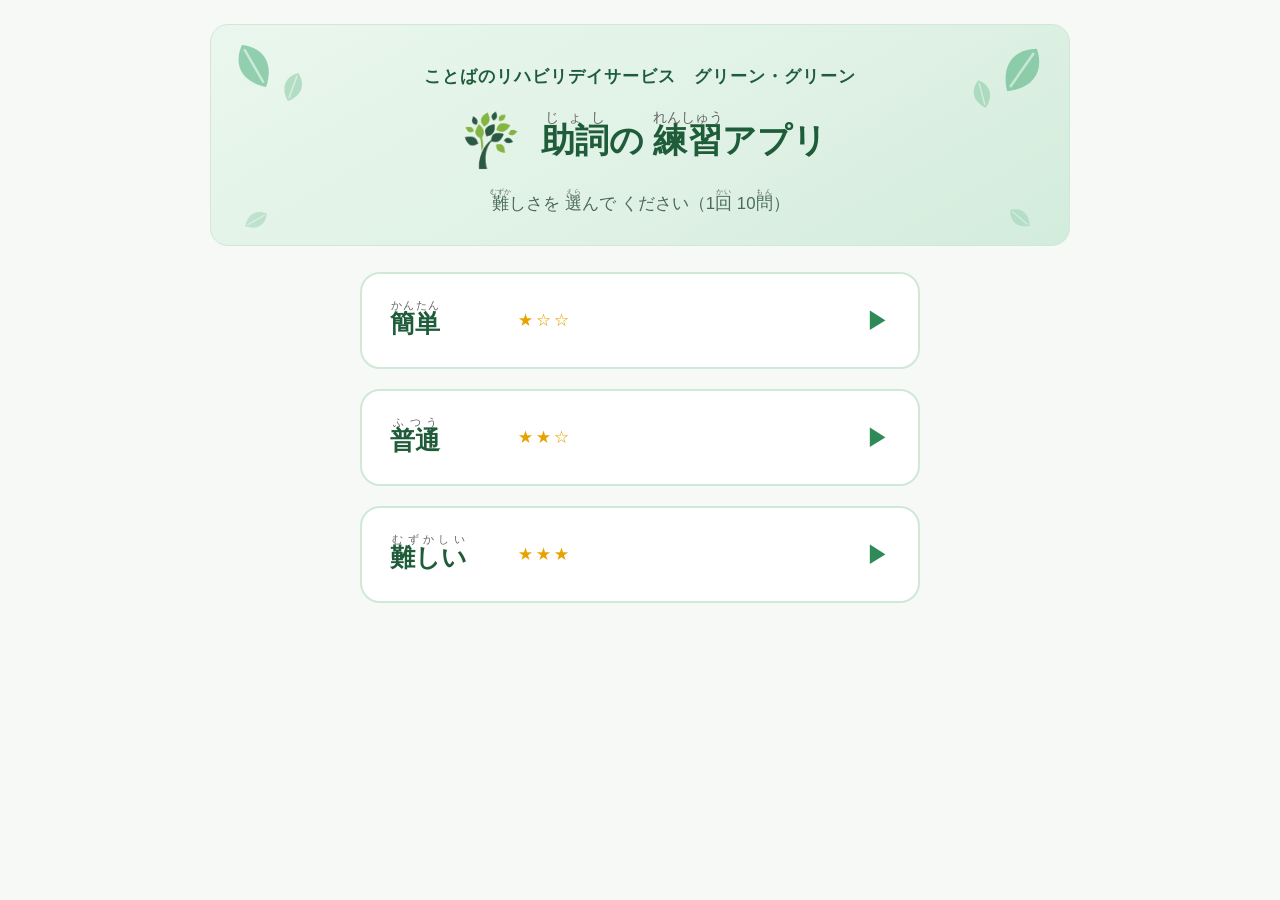
<file: src/joshi.html>
<!DOCTYPE html>
<html lang="ja">
<head>
<meta charset="UTF-8">
<meta name="viewport" content="width=device-width, initial-scale=1.0, user-scalable=no, viewport-fit=cover">
<meta name="theme-color" content="#2e8b57">
<meta name="apple-mobile-web-app-capable" content="yes">
<meta name="apple-mobile-web-app-status-bar-style" content="default">
<meta name="apple-mobile-web-app-title" content="助詞の練習">
<title>助詞の練習アプリ｜グリーン・グリーン</title>
<style>
:root{
  --main:#2e8b57; --dmain:#1e5c3a; --lmain:#e8f5ec; --llmain:#f3faf5;
  --ok:#2e8b57; --lok:#e6f5ec;
  --tri:#d99000; --ltri:#fdf3e0;
  --ng:#c0504d; --lng:#faeceb;
  --gray:#666; --lgray:#ccc; --bg:#f6f9f6;
}
*{box-sizing:border-box; -webkit-tap-highlight-color:transparent;}
html,body{margin:0; padding:0; background:var(--bg);
  font-family:"BIZ UDPGothic","Hiragino Sans","Yu Gothic UI","Yu Gothic","Meiryo",sans-serif;
  color:#222;}
#app{max-width:900px; margin:0 auto; padding:24px 20px 60px;}
button{font-family:inherit; cursor:pointer;}
rt{font-size:0.42em; color:var(--gray); font-weight:normal; letter-spacing:0;}

/* ---------- ホーム ---------- */
.banner{position:relative; overflow:hidden;
  background:linear-gradient(150deg,#eaf7ee 0%,#dff1e4 60%,#d2ecdc 100%);
  border-radius:18px; padding:40px 16px 30px; text-align:center; margin-bottom:26px;
  border:1.5px solid #cfe8d8;}
.banner .titlerow{display:flex; align-items:center; justify-content:center; gap:16px; margin-top:6px;}
.banner .logo{width:72px; height:auto; background:transparent;}
.banner .org{color:var(--dmain); font-size:1.05em; letter-spacing:1px; margin-bottom:12px; font-weight:bold;}
.banner h1{margin:0; font-size:2.1em; color:var(--dmain);}
.banner p{margin:14px 0 0; color:#4a6b57; font-size:1.05em;}
.leaf{position:absolute; pointer-events:none;}
.topbar{display:flex; justify-content:flex-end; margin-bottom:10px;}
.soundbtn{border:1.5px solid var(--lgray); background:#fff; border-radius:12px;
  font-size:1.05em; padding:10px 18px; color:#444;}
.diffbtns{display:flex; flex-direction:column; gap:20px; max-width:560px; margin:0 auto;}
.dbtn{position:relative; text-align:left; background:#fff; border:2.5px solid #cfe8d8;
  border-radius:20px; padding:26px 28px; display:flex; align-items:center; gap:22px;}
.dbtn:hover{border-color:var(--main);}
.dbtn .name{font-size:1.9em; font-weight:bold; color:var(--dmain); min-width:4.2em;}
.dbtn .info{flex:1;}
.dbtn .stars{color:#e8a200; font-size:1.15em; letter-spacing:3px;}
.dbtn .desc{color:var(--gray); font-size:1em; margin-top:6px; line-height:1.5;}
.dbtn .best{font-size:1em; color:var(--main); font-weight:bold; margin-top:6px; min-height:1.3em;}
.dbtn .go{font-size:1.8em; color:var(--main);}

/* ---------- 問題 ---------- */
.qhead{display:flex; align-items:center; justify-content:space-between; margin-bottom:14px; flex-wrap:wrap; gap:10px;}
.qhead .title{font-size:1.3em; font-weight:bold; color:var(--dmain);}
.homebtn{border:1.5px solid var(--lgray); background:#fff; border-radius:12px; padding:10px 18px; font-size:1em; color:#444;}
.dots{text-align:center; margin:10px 0 20px; font-size:1.05em; letter-spacing:7px; color:#d5e3da;}
.dots .on{color:var(--main);}
.instr{background:var(--lmain); color:var(--dmain); border-radius:12px; padding:14px 18px;
  font-size:1.15em; margin-bottom:24px; text-align:center;}
.card{position:relative; background:#fff; border:1.5px solid #dcebe1; border-radius:20px;
  padding:56px 28px 48px; text-align:center; overflow:hidden;}
.sentence{font-size:2.4em; line-height:2.1; margin-bottom:44px;}
/* 文字と同じベースラインに乗る空欄枠(高さ固定をやめ、行ボックスに沿わせる) */
.blank{display:inline-block; min-width:2.2em; padding:0 0.15em; margin:0 0.15em;
  border:2.5px solid var(--main); border-radius:10px; background:#fff;
  text-align:center; line-height:1.35; color:var(--dmain); font-weight:bold;
  white-space:nowrap;}
.blank.filled{background:var(--lok); border-color:var(--ok); color:var(--ok);}
.sp{display:inline-block; width:0.5em;}
.choices{display:flex; flex-wrap:wrap; gap:22px; justify-content:center;}
.ch{min-width:130px; padding:24px 30px; font-size:2em; border-radius:16px;
  border:2px solid var(--lgray); background:#fff;}
.ch:disabled{opacity:0.95;}
/* 状態変化で太字にしない(ボタン幅が変わって行がずれるのを防ぐ) */
.ch.correct{border-color:var(--ok); background:var(--lok); color:var(--ok);}
.ch.second{border-color:var(--tri); background:var(--ltri); color:var(--tri);}
.ch.wrong{border-color:var(--ng); background:var(--lng); color:var(--ng);}
.fb{min-height:1.8em; margin-top:30px; font-size:1.5em; font-weight:bold;}
.nextwrap{min-height:80px; margin-top:14px;}
.nextbtn{background:var(--main); color:#fff; border:2px solid var(--main);
  border-radius:16px; font-size:1.4em; padding:16px 44px;}
.nextbtn rt{color:#ffffff; opacity:0.9;}
.fb.ok{color:var(--ok);}
.fb.tri{color:var(--tri);}
.fb.ng{color:var(--ng);}
.bigmark{position:absolute; inset:0; display:flex; align-items:center; justify-content:center;
  pointer-events:none; font-weight:bold; opacity:0;}
.bigmark.show{animation:pop 1.2s ease forwards;}
.bigmark .sym{font-size:11em; line-height:1;}
.bigmark.ok .sym{color:rgba(46,139,87,0.55);}
.bigmark.tri .sym{color:rgba(217,144,0,0.55);}
.bigmark.ng .sym{color:rgba(192,80,77,0.5);}
@keyframes pop{
  0%{opacity:0; transform:scale(0.5);}
  25%{opacity:1; transform:scale(1.05);}
  55%{opacity:1; transform:scale(1);}
  100%{opacity:0; transform:scale(1);}
}

/* ---------- 結果 ---------- */
.result{background:#fff; border:1.5px solid #dcebe1; border-radius:20px; padding:60px 24px; text-align:center;}
.result h2{font-size:2.2em; color:var(--dmain); margin:0 0 26px;}
.score{font-size:1.7em; margin-bottom:14px;}
.score b{font-size:1.8em; color:var(--main);}
.marks{font-size:1.8em; letter-spacing:8px; margin-bottom:16px;}
.marks .o{color:var(--ok);} .marks .t{color:var(--tri);} .marks .x{color:var(--ng);}
.legend{font-size:0.95em; color:var(--gray); margin-bottom:30px;}
.bigbtns{display:flex; flex-direction:column; gap:16px; max-width:400px; margin:0 auto;}
.bigbtns button{font-size:1.35em; padding:22px; border-radius:16px; border:2px solid var(--lgray); background:#fff;}
.bigbtns .primary{background:var(--main); border-color:var(--main); color:#fff;}
.bigbtns .primary rt{color:#ffffff; opacity:0.9;}   /* 濃い緑背景ではルビも白 */
.praise{font-size:1.25em; color:var(--gray); margin-bottom:34px;}

/* ---------- スマホ対応 (600px以下) ---------- */
@media(max-width:600px){
  #app{padding:12px 10px 40px;}
  .banner{padding:26px 10px 20px; border-radius:14px;}
  .banner .org{font-size:0.82em; letter-spacing:0;}
  .banner h1{font-size:1.45em;}
  .banner p{font-size:0.92em; margin-top:10px;}
  .banner .titlerow{gap:10px;}
  .banner .logo{width:46px;}
  .leaf{transform:scale(0.7);}
  .dbtn{padding:18px 16px; gap:14px; border-radius:16px;}
  .dbtn .name{font-size:1.4em; min-width:3.6em;}
  .dbtn .stars{font-size:1em;}
  .dbtn .best{font-size:0.9em;}
  .dbtn .go{font-size:1.4em;}
  .qhead .title{font-size:1.05em;}
  .homebtn{padding:8px 14px; font-size:0.95em;}
  .dots{font-size:0.8em; letter-spacing:5px; margin:8px 0 14px;}
  .instr{font-size:1em; padding:11px 12px; margin-bottom:16px;}
  .card{padding:30px 12px 26px; border-radius:16px;}
  .sentence{font-size:1.65em; line-height:2.05; margin-bottom:28px;}
  .choices{gap:12px;}
  .ch{min-width:82px; padding:16px 16px; font-size:1.45em; border-radius:13px;}
  .fb{font-size:1.15em; margin-top:20px; min-height:1.8em;}
  .nextwrap{min-height:64px; margin-top:10px;}
  .nextbtn{font-size:1.15em; padding:14px 32px;}
  .bigmark .sym{font-size:7em;}
  .result{padding:36px 14px;}
  .result h2{font-size:1.6em;}
  .score{font-size:1.3em;}
  .marks{font-size:1.25em; letter-spacing:4px;}
  .legend{font-size:0.85em;}
  .praise{font-size:1.05em;}
  .bigbtns button{font-size:1.15em; padding:17px;}
}
</style>
</head>
<body>
<div id="app"></div>
<script>
"use strict";
/* ===== データ (3難易度 / 各プール からランダムに10問出題) ===== */
const DIFFS = [{"name": "簡単", "kana": "かんたん", "stars": 1, "pool": [{"s": "犬[いぬ]＠ ほえる。", "a": "が", "d": ["を"]}, {"s": "水[みず]＠ 飲[の]む。", "a": "を", "d": ["が"]}, {"s": "花[はな]＠ さく。", "a": "が", "d": ["を"]}, {"s": "ごはん＠ 食[た]べる。", "a": "を", "d": ["に"]}, {"s": "雨[あめ]＠ ふる。", "a": "が", "d": ["を"]}, {"s": "手[て]＠ あらう。", "a": "を", "d": ["が"]}, {"s": "歯[は]＠ みがく。", "a": "を", "d": ["が"]}, {"s": "車[くるま]＠ 走[はし]る。", "a": "が", "d": ["を"]}, {"s": "本[ほん]＠ 読[よ]む。", "a": "を", "d": ["が"]}, {"s": "猫[ねこ]＠ なく。", "a": "が", "d": ["を"]}, {"s": "歌[うた]＠ うたう。", "a": "を", "d": ["が"]}, {"s": "風[かぜ]＠ ふく。", "a": "が", "d": ["を"]}, {"s": "服[ふく]＠ 着[き]る。", "a": "を", "d": ["が"]}, {"s": "月[つき]＠ 出[で]る。", "a": "が", "d": ["を"]}, {"s": "字[じ]＠ 書[か]く。", "a": "を", "d": ["に"]}, {"s": "鳥[とり]＠ 飛[と]ぶ。", "a": "が", "d": ["を"]}, {"s": "顔[かお]＠ あらう。", "a": "を", "d": ["が"]}, {"s": "雪[ゆき]＠ ふる。", "a": "が", "d": ["を"]}, {"s": "お茶[ちゃ]＠ 飲[の]む。", "a": "を", "d": ["が"]}, {"s": "子[こ]ども＠ わらう。", "a": "が", "d": ["を"]}, {"s": "窓[まど]＠ 開[あ]ける。", "a": "を", "d": ["が"]}, {"s": "電気[でんき]＠ つける。", "a": "を", "d": ["が"]}, {"s": "赤[あか]ちゃん＠ なく。", "a": "が", "d": ["を"]}, {"s": "テレビ＠ 見[み]る。", "a": "を", "d": ["が"]}, {"s": "桜[さくら]＠ さく。", "a": "が", "d": ["を"]}, {"s": "くつ＠ はく。", "a": "を", "d": ["が"]}, {"s": "音[おと]＠ 聞[き]こえる。", "a": "が", "d": ["を"]}, {"s": "パン＠ 買[か]う。", "a": "を", "d": ["が"]}, {"s": "星[ほし]＠ 光[ひか]る。", "a": "が", "d": ["を"]}, {"s": "ドア＠ しめる。", "a": "を", "d": ["が"]}]}, {"name": "普通", "kana": "ふつう", "stars": 2, "pool": [{"s": "学校[がっこう]＠ 行[い]く。", "a": "に", "d": ["を", "が"]}, {"s": "いす＠ すわる。", "a": "に", "d": ["を", "が"]}, {"s": "家[いえ]＠ 帰[かえ]る。", "a": "に", "d": ["を", "が"]}, {"s": "友[とも]だち＠ 会[あ]う。", "a": "に", "d": ["を", "で"]}, {"s": "バス＠ 乗[の]る。", "a": "に", "d": ["を", "が"]}, {"s": "電話[でんわ]＠ 出[で]る。", "a": "に", "d": ["を", "が"]}, {"s": "おふろ＠ 入[はい]る。", "a": "に", "d": ["を", "が"]}, {"s": "道[みち]＠ 歩[ある]く。", "a": "を", "d": ["が", "に"]}, {"s": "絵[え]＠ かく。", "a": "を", "d": ["が", "に"]}, {"s": "魚[さかな]＠ 焼[や]く。", "a": "を", "d": ["が", "に"]}, {"s": "6時[じ]＠ 起[お]きる。", "a": "に", "d": ["を", "が"]}, {"s": "牛乳[ぎゅうにゅう]＠ 飲[の]む。", "a": "を", "d": ["が", "に"]}, {"s": "駅[えき]＠ 着[つ]く。", "a": "に", "d": ["を", "が"]}, {"s": "歌[うた]＠ 聞[き]く。", "a": "を", "d": ["が", "に"]}, {"s": "先生[せんせい]＠ なる。", "a": "に", "d": ["を", "で"]}, {"s": "ごみ＠ すてる。", "a": "を", "d": ["が", "に"]}, {"s": "日本[にほん]＠ 住[す]む。", "a": "に", "d": ["を", "が"]}, {"s": "りんご＠ 切[き]る。", "a": "を", "d": ["が", "に"]}, {"s": "二階[にかい]＠ 上[あ]がる。", "a": "に", "d": ["が", "と"]}, {"s": "めがね＠ かける。", "a": "を", "d": ["が", "に"]}, {"s": "タクシー＠ よぶ。", "a": "を", "d": ["が", "に"]}, {"s": "庭[にわ]＠ 出[で]る。", "a": "に", "d": ["が", "と"]}, {"s": "お金[かね]＠ はらう。", "a": "を", "d": ["が", "に"]}, {"s": "かばん＠ 持[も]つ。", "a": "を", "d": ["が", "に"]}, {"s": "かぎ＠ しめる。", "a": "を", "d": ["が", "に"]}, {"s": "プール＠ 泳[およ]ぐ。", "a": "で", "d": ["が", "に"]}, {"s": "はさみ＠ 切[き]る。", "a": "で", "d": ["が", "に"]}, {"s": "おはし＠ 食[た]べる。", "a": "で", "d": ["が", "に"]}, {"s": "電車[でんしゃ]＠ おりる。", "a": "を", "d": ["が", "と"]}, {"s": "学校[がっこう]＠ 休[やす]む。", "a": "を", "d": ["が", "に"]}, {"s": "バスで 病院[びょういん]＠ 行[い]く。", "a": "に", "d": ["を", "が"]}, {"s": "公園[こうえん]で お弁当[べんとう]＠ 食[た]べる。", "a": "を", "d": ["が", "に"]}, {"s": "郵便局[ゆうびんきょく]で 切手[きって]＠ 買[か]う。", "a": "を", "d": ["が", "に"]}, {"s": "ポスト＠ 手紙[てがみ]を 入[い]れる。", "a": "に", "d": ["を", "が"]}, {"s": "病院[びょういん]で 薬[くすり]＠ もらう。", "a": "を", "d": ["が", "に"]}, {"s": "友[とも]だちと 映画[えいが]＠ 見[み]る。", "a": "を", "d": ["が", "に"]}, {"s": "かさ＠ 持[も]って 出[で]かける。", "a": "を", "d": ["が", "に"]}, {"s": "台所[だいどころ]で 野菜[やさい]＠ 切[き]る。", "a": "を", "d": ["が", "に"]}, {"s": "電車[でんしゃ]＠ 乗[の]って 出[で]かける。", "a": "に", "d": ["を", "が"]}, {"s": "銀行[ぎんこう]で お金[かね]＠ おろす。", "a": "を", "d": ["が", "に"]}, {"s": "洗濯物[せんたくもの]＠ 外[そと]に ほす。", "a": "を", "d": ["が", "と"]}, {"s": "手紙[てがみ]＠ 友[とも]だちに 送[おく]る。", "a": "を", "d": ["が", "と"]}, {"s": "荷物[にもつ]＠ 車[くるま]に つむ。", "a": "を", "d": ["が", "と"]}, {"s": "財布[さいふ]＠ かばんに 入[い]れる。", "a": "を", "d": ["が", "と"]}, {"s": "部屋[へや]＠ そうじきを かける。", "a": "に", "d": ["を", "が"]}, {"s": "あした 病院[びょういん]＠ 行[い]く。", "a": "に", "d": ["が", "を"]}, {"s": "駅[えき]で 電車[でんしゃ]＠ 待[ま]つ。", "a": "を", "d": ["が", "に"]}, {"s": "花[か]びん＠ 花[はな]を いける。", "a": "に", "d": ["を", "が"]}, {"s": "弟[おとうと]と 公園[こうえん]＠ 遊[あそ]ぶ。", "a": "で", "d": ["を", "に"]}, {"s": "受付[うけつけ]で 名前[なまえ]＠ 書[か]く。", "a": "を", "d": ["が", "に"]}, {"s": "はさみで 紙[かみ]＠ 切[き]る。", "a": "を", "d": ["が", "に"]}, {"s": "薬[くすり]＠ 水[みず]で 飲[の]む。", "a": "を", "d": ["が", "に"]}, {"s": "母[はは]と 買[か]い物[もの]＠ 行[い]く。", "a": "に", "d": ["を", "が"]}, {"s": "めがね＠ 机[つくえ]に 置[お]く。", "a": "を", "d": ["が", "と"]}, {"s": "朝[あさ]から 雨[あめ]＠ ふっている。", "a": "が", "d": ["を", "に"]}, {"s": "電話[でんわ]で 予約[よやく]＠ とる。", "a": "を", "d": ["が", "に"]}, {"s": "タオルで 手[て]＠ ふく。", "a": "を", "d": ["が", "に"]}, {"s": "駅[えき]まで 自転車[じてんしゃ]＠ 行[い]く。", "a": "で", "d": ["を", "に"]}, {"s": "庭[にわ]に 花[はな]＠ 植[う]える。", "a": "を", "d": ["が", "と"]}, {"s": "兄[あに]＠ 東京[とうきょう]に 住[す]んでいる。", "a": "が", "d": ["を", "に"]}, {"s": "電車[でんしゃ]＠ 会社[かいしゃ]に 行[い]く。", "a": "で", "d": ["を", "が", "と"]}, {"s": "壁[かべ]＠ 絵[え]を かける。", "a": "に", "d": ["を", "が", "と"]}, {"s": "公園[こうえん]＠ 犬[いぬ]と 散歩[さんぽ]する。", "a": "を", "d": ["が", "に", "と"]}, {"s": "郵便局[ゆうびんきょく]＠ 荷物[にもつ]を 出[だ]す。", "a": "で", "d": ["を", "が", "と"]}, {"s": "病院[びょういん]＠ 薬[くすり]を もらった。", "a": "で", "d": ["を", "が", "と"]}, {"s": "はさみ＠ ひもを 切[き]る。", "a": "で", "d": ["を", "が", "に"]}, {"s": "手紙[てがみ]＠ ポストに 入[い]れる。", "a": "を", "d": ["が", "で", "と"]}, {"s": "母[はは]と スーパー＠ 行[い]く。", "a": "へ", "d": ["を", "が", "で"]}, {"s": "財布[さいふ]＠ ポケットから 出[だ]す。", "a": "を", "d": ["が", "に", "で"]}, {"s": "会社[かいしゃ]＠ バスで 帰[かえ]る。", "a": "から", "d": ["を", "が", "と"]}, {"s": "部屋[へや]＠ 電気[でんき]を つける。", "a": "の", "d": ["を", "が", "と"]}, {"s": "犬[いぬ]＠ えさを やる。", "a": "に", "d": ["を", "が", "で"]}, {"s": "かさ＠ 玄関[げんかん]に 置[お]く。", "a": "を", "d": ["が", "で", "と"]}, {"s": "毎朝[まいあさ] 薬[くすり]＠ 飲[の]む。", "a": "を", "d": ["が", "で", "と"]}, {"s": "たんす＠ 服[ふく]を 出[だ]す。", "a": "から", "d": ["を", "が", "と"]}, {"s": "駅[えき]＠ 友[とも]だちと 会[あ]う。", "a": "で", "d": ["を", "が", "に"]}, {"s": "荷物[にもつ]＠ 二階[にかい]に 運[はこ]ぶ。", "a": "を", "d": ["が", "で", "と"]}, {"s": "ノート＠ 名前[なまえ]を 書[か]く。", "a": "に", "d": ["を", "が", "と"]}, {"s": "洗濯物[せんたくもの]＠ かごに 入[い]れる。", "a": "を", "d": ["が", "で", "と"]}, {"s": "病院[びょういん]＠ 歩[ある]いて 行[い]く。", "a": "まで", "d": ["で", "が", "と"]}, {"s": "辞書[じしょ]＠ 意味[いみ]を 調[しら]べる。", "a": "で", "d": ["を", "が", "に"]}, {"s": "台所[だいどころ]＠ お茶[ちゃ]を いれる。", "a": "で", "d": ["を", "が", "に"]}, {"s": "めがね＠ 新聞[しんぶん]を 読[よ]む。", "a": "で", "d": ["を", "が", "に"]}, {"s": "公園[こうえん]＠ ごみを 拾[ひろ]う。", "a": "で", "d": ["を", "が", "に"]}, {"s": "手[て]＠ せっけんで あらう。", "a": "を", "d": ["が", "に", "と"]}, {"s": "電車[でんしゃ]＠ 席[せき]を ゆずる。", "a": "で", "d": ["を", "が", "に"]}, {"s": "教室[きょうしつ]＠ 料理[りょうり]を 習[なら]う。", "a": "で", "d": ["を", "が", "に"]}, {"s": "窓[まど]＠ 風[かぜ]が 入[はい]る。", "a": "から", "d": ["を", "が", "と"]}, {"s": "かぎ＠ 引[ひ]き出[だ]しに しまう。", "a": "を", "d": ["が", "で", "と"]}, {"s": "はがき＠ 返事[へんじ]を 書[か]く。", "a": "に", "d": ["を", "が", "と"]}]}, {"name": "難しい", "kana": "むずかしい", "stars": 3, "pool": [{"s": "蛇口[じゃぐち]＠ 水[みず]が 出[で]る。", "a": "から", "d": ["を", "が", "と", "まで"]}, {"s": "ぞうきん＠ ゆかを ふく。", "a": "で", "d": ["を", "が", "に", "と"]}, {"s": "屋根[やね]＠ 雪[ゆき]が つもる。", "a": "に", "d": ["を", "が", "で", "と"]}, {"s": "縁側[えんがわ]＠ お茶[ちゃ]を 飲[の]む。", "a": "で", "d": ["を", "が", "に", "と"]}, {"s": "急須[きゅうす]＠ お茶[ちゃ]を いれる。", "a": "で", "d": ["を", "が", "と", "まで"]}, {"s": "座布団[ざぶとん]＠ お客[きゃく]さんに 出[だ]す。", "a": "を", "d": ["が", "で", "と", "まで"]}, {"s": "物置[ものおき]＠ 道具[どうぐ]を しまう。", "a": "に", "d": ["を", "が", "と", "まで"]}, {"s": "郵便受[ゆうびんう]け＠ 新聞[しんぶん]を 取[と]る。", "a": "から", "d": ["を", "が", "と", "まで"]}, {"s": "廊下[ろうか]＠ ぞうきんを かける。", "a": "に", "d": ["を", "が", "と", "から"]}, {"s": "畳[たたみ]＠ ほうきで はく。", "a": "を", "d": ["が", "に", "と", "まで"]}, {"s": "障子[しょうじ]＠ 穴[あな]が あく。", "a": "に", "d": ["を", "が", "で", "と"]}, {"s": "雨戸[あまど]＠ 夜[よる]に しめる。", "a": "を", "d": ["が", "で", "と", "まで"]}, {"s": "表札[ひょうさつ]＠ 名前[なまえ]が 書[か]いてある。", "a": "に", "d": ["を", "が", "で", "と"]}, {"s": "井戸[いど]＠ 水[みず]を くむ。", "a": "から", "d": ["を", "が", "と", "まで"]}, {"s": "物干[ものほ]し＠ シャツを ほす。", "a": "に", "d": ["を", "が", "と", "から"]}, {"s": "押[お]し入[い]れ＠ ふとんを しまう。", "a": "に", "d": ["を", "が", "と", "から"]}, {"s": "湯[ゆ]のみ＠ お茶[ちゃ]を つぐ。", "a": "に", "d": ["を", "が", "と", "まで"]}, {"s": "ぞうきん＠ かたく しぼる。", "a": "を", "d": ["が", "に", "で", "と"]}, {"s": "天井[てんじょう]＠ しみが ある。", "a": "に", "d": ["を", "が", "で", "と"]}, {"s": "屋根[やね]＠ ペンキを ぬる。", "a": "に", "d": ["を", "が", "と", "まで"]}, {"s": "玄関[げんかん]＠ くつを そろえる。", "a": "で", "d": ["を", "が", "と", "から"]}, {"s": "縁側[えんがわ]＠ 猫[ねこ]が ねむる。", "a": "で", "d": ["を", "が", "と", "から"]}, {"s": "急須[きゅうす]＠ 茶葉[ちゃば]を 入[い]れる。", "a": "に", "d": ["を", "が", "と", "から"]}, {"s": "廊下[ろうか]＠ 電気[でんき]が 切[き]れる。", "a": "の", "d": ["を", "が", "と", "まで"]}, {"s": "物置[ものおき]＠ 自転車[じてんしゃ]を 出[だ]す。", "a": "から", "d": ["を", "が", "と", "まで"]}, {"s": "座布団[ざぶとん]＠ 畳[たたみ]に ならべる。", "a": "を", "d": ["が", "で", "と", "から"]}, {"s": "雨戸[あまど]＠ 音[おと]が する。", "a": "から", "d": ["を", "が", "に", "と"]}, {"s": "障子[しょうじ]＠ 紙[かみ]を はりかえる。", "a": "の", "d": ["を", "が", "と", "まで"]}, {"s": "表札[ひょうさつ]＠ 玄関[げんかん]に かける。", "a": "を", "d": ["が", "で", "と", "から"]}, {"s": "井戸[いど]＠ 庭[にわ]に ある。", "a": "が", "d": ["を", "で", "と", "の"]}]}];

/* ===== ユーティリティ ===== */
const RUBY = /([一-鿿㐀-䶿々〆]+)\[([ぁ-ゖー]+)\]/g;
function toHTML(markup){
  return markup
    .replace(RUBY, "<ruby>$1<rt>$2</rt></ruby>")
    .replace(/ /g, '<span class="sp"></span>')
    .replace(/＠/g, '<span class="blank" id="blank">&#8203;</span>');
}
function toPlain(markup, ans){
  return markup.replace(RUBY, "$1").replace(/＠/g, ans).replace(/ /g, "");
}
function fmt(n){ return Number.isInteger(n) ? String(n) : n.toFixed(1); }
function shuffled(arr){
  const a = arr.slice();
  for(let i = a.length - 1; i > 0; i--){
    const j = Math.floor(Math.random() * (i + 1));
    [a[i], a[j]] = [a[j], a[i]];
  }
  return a;
}

/* ===== 保存 ===== */
const KEY = "joshi_app_v4";
function loadStore(){
  try{ return JSON.parse(localStorage.getItem(KEY)) || {}; }catch(e){ return {}; }
}
function saveStore(s){
  try{ localStorage.setItem(KEY, JSON.stringify(s)); }catch(e){}
}
let store = loadStore();

/* ===== 音なし(無効化) ===== */
function beep(){}
const soundOK  = () => {};
const soundTri = () => {};
const soundNG  = () => {};
function speak(){}

/* ===== 葉っぱ(SVG) ===== */
function leafSVG(size, rot, x, y, color, op){
  return `<svg class="leaf" width="${size}" height="${size}" viewBox="0 0 24 24"
    style="${x}; ${y}; transform:rotate(${rot}deg); opacity:${op};">
    <path d="M12 2 C19 7 20 15 12 22 C4 15 5 7 12 2 Z" fill="${color}"/>
    <path d="M12 4 L12 20" stroke="#ffffff" stroke-width="1" opacity="0.6"/>
  </svg>`;
}
function leavesHTML(){
  return leafSVG(58, -30, "left:14px",  "top:12px",    "#4caf7d", 0.55)
       + leafSVG(36, 20,  "left:64px",  "top:44px",    "#7fc79f", 0.5)
       + leafSVG(62, 35,  "right:16px", "top:14px",    "#4caf7d", 0.55)
       + leafSVG(34, -15, "right:70px", "top:52px",    "#7fc79f", 0.5)
       + leafSVG(30, 60,  "left:30px",  "bottom:10px", "#8fceab", 0.45)
       + leafSVG(30, -50, "right:34px", "bottom:12px", "#8fceab", 0.45);
}

/* ===== 画面 ===== */
const app = document.getElementById("app");
let cur = null;   // {di, items[10], qIdx, tries, results[]}

function soundBtnHTML(){ return ""; }

function renderHome(){
  cur = null;
  let h = `<div class="banner">${leavesHTML()}
    <div class="org">ことばのリハビリデイサービス　グリーン・グリーン</div>
    <div class="titlerow">
      <img class="logo" src="[data-uri]" alt="グリーン・グリーン ロゴ">
      <h1><ruby>助詞<rt>じょし</rt></ruby>の <ruby>練習<rt>れんしゅう</rt></ruby>アプリ</h1>
    </div>
    <p><ruby>難<rt>むずか</rt></ruby>しさを <ruby>選<rt>えら</rt></ruby>んで ください（1<ruby>回<rt>かい</rt></ruby> 10<ruby>問<rt>もん</rt></ruby>）</p>
  </div>
  <div class="diffbtns">`;
  DIFFS.forEach((df, di) => {
    const rec = store["d" + di];
    const best = rec && rec.best !== undefined
      ? `これまでの さいこう：${fmt(rec.best)}点` : "　";
    h += `<button class="dbtn" onclick="startDiff(${di})">
      <span class="name"><ruby>${df.name}<rt>${df.kana}</rt></ruby></span>
      <span class="info">
        <span class="stars">${"★".repeat(df.stars)}${"☆".repeat(3 - df.stars)}</span>
        <span class="best">${best}</span>
      </span>
      <span class="go">▶</span>
    </button>`;
  });
  h += `</div>`;
  app.innerHTML = h;
  window.scrollTo(0, 0);
}
window.renderHome = renderHome;

window.startDiff = function(di){
  const items = shuffled(DIFFS[di].pool).slice(0, 10);
  cur = { di: di, items: items, qIdx: 0, tries: 0, results: [] };
  renderQuiz();
};

function curQ(){ return cur.items[cur.qIdx]; }
function maxTries(q){ return (1 + q.d.length) === 2 ? 1 : 2; }

function renderQuiz(){
  const df = DIFFS[cur.di];
  const q = curQ();
  if(!q.order) q.order = shuffled([q.a].concat(q.d));   // 選択肢順は問題ごとに固定
  let dots = "";
  for(let i = 0; i < 10; i++) dots += `<span class="${i <= cur.qIdx ? "on" : ""}">●</span>`;
  app.innerHTML = `
  <div class="qhead">
    <span class="title"><ruby>${df.name}<rt>${df.kana}</rt></ruby>　（${cur.qIdx + 1} / 10）</span>
    <span>${soundBtnHTML()}
    <button class="homebtn" onclick="renderHome()">ホーム</button></span>
  </div>
  <div class="dots">${dots}</div>
  <div class="instr"><ruby>正<rt>ただ</rt></ruby>しい <ruby>言葉<rt>ことば</rt></ruby>を 1つ <ruby>選<rt>えら</rt></ruby>んで ください。</div>
  <div class="card">
    <div class="sentence">${toHTML(q.s)}</div>
    <div class="choices">
      ${q.order.map(ch => `<button class="ch" onclick="answer(this,'${ch}')">${ch}</button>`).join("")}
    </div>
    <div class="fb" id="fb"></div>
    <div class="nextwrap" id="nextwrap"></div>
    <div class="bigmark" id="bigmark"><span class="sym"></span></div>
  </div>`;
  window.scrollTo(0, 0);
}

function showMark(kind){   // "ok" | "tri" | "ng"
  const bm = document.getElementById("bigmark");
  bm.className = "bigmark " + kind;
  bm.querySelector(".sym").textContent = kind === "ok" ? "○" : kind === "tri" ? "△" : "✕";
  void bm.offsetWidth;
  bm.classList.add("show");
}

function lockAndFill(q, second){
  document.querySelectorAll(".ch").forEach(b => {
    b.disabled = true;
    if(b.textContent === q.a && !b.classList.contains("wrong")){
      b.classList.add(second ? "second" : "correct");
    }
  });
  const blank = document.getElementById("blank");
  if(blank){ blank.textContent = q.a; blank.classList.add("filled"); }
}

function showNextBtn(){
  const label = cur.qIdx >= 9
    ? '<ruby>結果<rt>けっか</rt></ruby>をみる'
    : '<ruby>次<rt>つぎ</rt></ruby>の<ruby>問題<rt>もんだい</rt></ruby>';
  document.getElementById("nextwrap").innerHTML =
    `<button class="nextbtn" onclick="next()">${label}</button>`;
}
window.next = next;

window.answer = function(btn, ch){
  const q = curQ();
  const fb = document.getElementById("fb");
  cur.tries++;
  if(ch === q.a){
    const second = cur.tries > 1;
    lockAndFill(q, second);
    if(second){
      fb.className = "fb tri";
      fb.textContent = "△ せいかい！（2回目）";
      showMark("tri"); soundTri();
      cur.results.push(0.5);
    }else{
      fb.className = "fb ok";
      fb.textContent = "○ せいかい！";
      showMark("ok"); soundOK();
      cur.results.push(1);
    }
    speak(toPlain(q.s, q.a));
    showNextBtn();
  }else{
    btn.classList.add("wrong");
    btn.disabled = true;
    if(cur.tries >= maxTries(q)){
      lockAndFill(q, false);
      fb.className = "fb ng";
      fb.innerHTML = `✕　こたえは 「${q.a}」 です`;
      showMark("ng"); soundNG();
      cur.results.push(0);
      speak(toPlain(q.s, q.a));
      showNextBtn();
    }else{
      fb.className = "fb ng";
      fb.innerHTML = "もう<ruby>一度<rt>いちど</rt></ruby> どうぞ";
      showMark("ng"); soundNG();
    }
  }
};

function next(){
  cur.qIdx++;
  cur.tries = 0;
  if(cur.qIdx >= 10){ finish(); }
  else{ renderQuiz(); }
}

function finish(){
  const score = cur.results.reduce((a, b) => a + b, 0);
  const di = cur.di;
  const rec = store["d" + di] || {};
  rec.best = Math.max(rec.best || 0, score);
  rec.last = score;
  store["d" + di] = rec;
  saveStore(store);
  cur.items.forEach(q => delete q.order);
  const praise = score === 10 ? "たいへん よくできました！"
              : score >= 7 ? "よく がんばりました！"
              : "ゆっくりで だいじょうぶです。";
  const marks = cur.results.map(r =>
    r === 1 ? '<span class="o">○</span>' :
    r === 0.5 ? '<span class="t">△</span>' :
    '<span class="x">✕</span>').join("");
  const btns = `
    <button class="primary" onclick="startDiff(${di})">もう<ruby>一度<rt>いちど</rt></ruby> やる（べつの10<ruby>問<rt>もん</rt></ruby>）</button>
    <button onclick="renderHome()">ホームへ もどる</button>`;
  app.innerHTML = `
  <div class="result">
    <h2>おわりました</h2>
    <div class="score">10点満点中<b> ${fmt(score)} </b>点</div>
    <div class="marks">${marks}</div>
    <div class="legend">○ = 1点　△ = 0.5点（2回目で正解）　✕ = 0点</div>
    <div class="praise">${praise}</div>
    <div class="bigbtns">${btns}</div>
  </div>`;
  if(score === 10) beep([523, 659, 784, 1047], 0.16, "sine", 0.22);
  cur = null;
  window.scrollTo(0, 0);
}

renderHome();
</script>
</body>
</html>
</file>
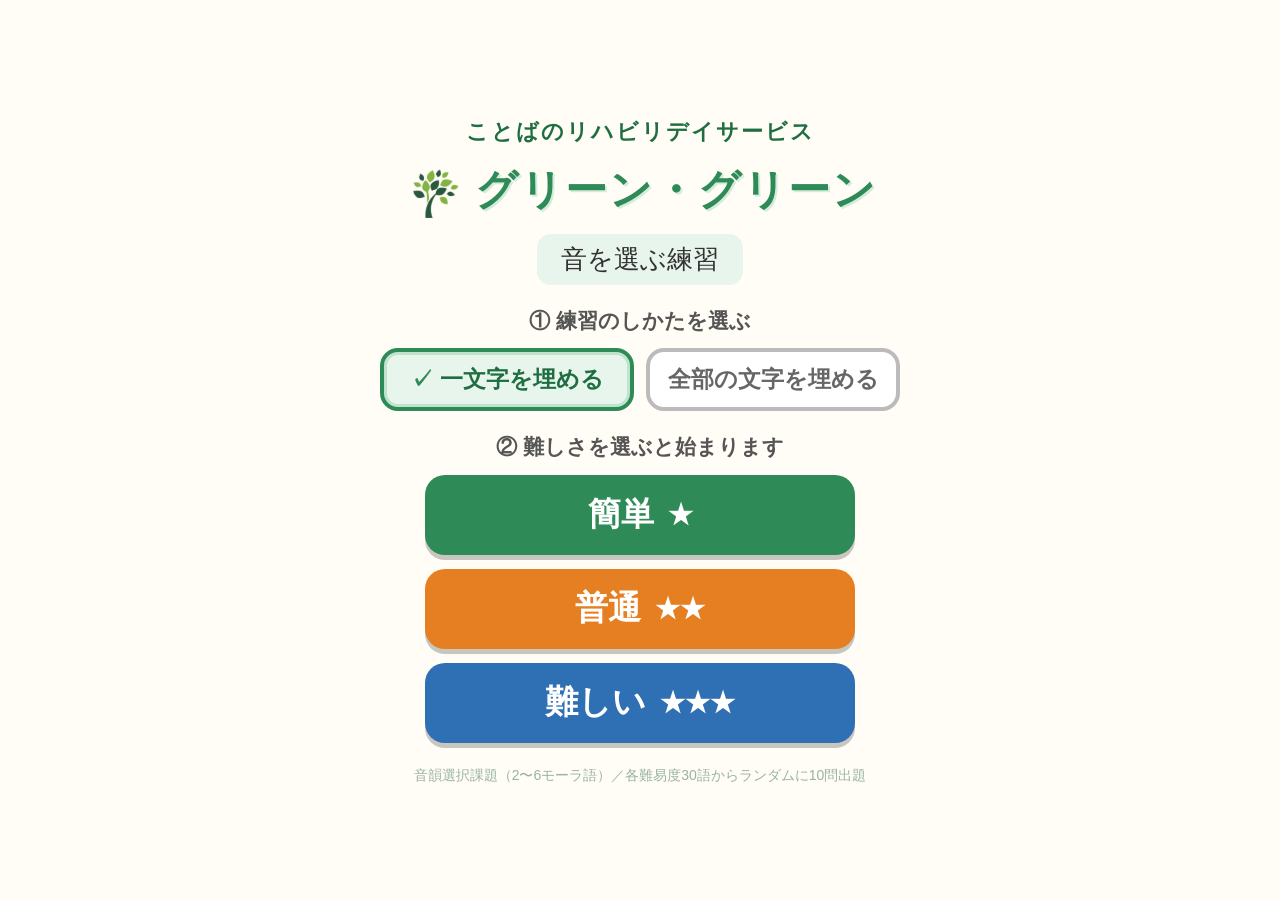
<file: src/onin.html>
<!DOCTYPE html>
<html lang="ja">
<head>
<meta charset="UTF-8">
<meta name="viewport" content="width=device-width, initial-scale=1.0, viewport-fit=cover">
<meta name="theme-color" content="#2e8b57">
<meta name="apple-mobile-web-app-capable" content="yes">
<meta name="apple-mobile-web-app-status-bar-style" content="default">
<meta name="apple-mobile-web-app-title" content="グリーン・グリーン">
<title>ことばのリハビリデイサービス グリーン・グリーン｜音韻選択課題</title>
<style>
  :root{
    --green:#2e8b57; --green-dark:#1f6e42; --green-light:#e8f5ec;
    --cream:#fffdf5; --ink:#333333; --orange:#e67e22; --red:#c0392b;
    --blue:#2f6fb3; --grey:#c8c8c8;
  }
  *{ box-sizing:border-box; margin:0; padding:0; -webkit-tap-highlight-color:transparent; }
  html{ -webkit-text-size-adjust:100%; }
  html,body{ height:100%; }
  body{
    font-family:"BIZ UDGothic","UD デジタル 教科書体 N-R","Hiragino Maru Gothic ProN","メイリオ",Meiryo,sans-serif;
    background:var(--cream); color:var(--ink);
    display:flex; justify-content:center;
    font-size:20px; line-height:1.5;
  }
  #app{ width:100%; max-width:760px; min-height:100%; padding:16px; padding-left:calc(16px + env(safe-area-inset-left)); padding-right:calc(16px + env(safe-area-inset-right)); padding-bottom:calc(16px + env(safe-area-inset-bottom)); display:flex; flex-direction:column; }
  .screen{ display:none; flex:1; flex-direction:column; }
  .screen.active{ display:flex; }
  button{ font-family:inherit; cursor:pointer; border:none; touch-action:manipulation; user-select:none; -webkit-user-select:none; }
  button:focus-visible{ outline:4px solid var(--blue); outline-offset:2px; }

  /* ===== タイトル画面 ===== */
  #title-screen{ justify-content:center; align-items:center; text-align:center; gap:12px; }
  .title-row{ display:flex; align-items:center; justify-content:center; gap:10px; }
  .title-row .logo{ width:62px; height:62px; flex-shrink:0; mix-blend-mode:multiply; }
  @media (max-width:560px){ .title-row .logo{ width:46px; height:46px; } }
  .title-small{ font-size:22px; color:var(--green-dark); font-weight:bold; letter-spacing:2px; }
  .title-big{
    font-size:42px; font-weight:bold; color:var(--green);
    letter-spacing:2px; line-height:1.3;
    text-shadow:2px 2px 0 #d5ecdc;
  }
  .title-sub{ font-size:26px; color:var(--ink); background:var(--green-light);
    border-radius:14px; padding:6px 24px; }
  .section-label{ font-size:21px; color:#555; font-weight:bold; margin-top:8px; }
  .mode-btns{ display:flex; gap:12px; width:100%; max-width:520px; }
  .mode-btn{
    flex:1; background:#fff; border:4px solid #bbb; border-radius:18px;
    padding:12px 6px; display:flex; flex-direction:column; align-items:center; gap:4px;
    color:#666;
  }
  .mode-btn .m-name{ font-size:23px; font-weight:bold; }
  .mode-btn.selected{
    border-color:var(--green); background:var(--green-light); color:var(--green-dark);
    box-shadow:0 0 0 3px #bfe3cc inset;
  }
  .mode-btn.selected .m-name::before{ content:"✓ "; color:var(--green); }
  .level-btns{ display:flex; flex-direction:column; gap:14px; width:100%; max-width:430px; }
  .level-btn{
    font-size:33px; font-weight:bold; color:#fff;
    border-radius:20px; padding:16px 10px; min-height:80px;
    display:flex; justify-content:center; align-items:center; gap:14px;
    box-shadow:0 5px 0 rgba(0,0,0,.22);
    transition:transform .08s;
  }
  .level-btn:active{ transform:translateY(4px); box-shadow:0 1px 0 rgba(0,0,0,.22); }
  .level-btn .stars{ font-size:25px; }
  #btn-easy{ background:var(--green); }
  #btn-normal{ background:var(--orange); }
  #btn-hard{ background:var(--blue); }

  /* ===== 課題画面 ===== */
  .quiz-header{ display:flex; align-items:center; gap:14px; margin-bottom:8px; }
  #quit-btn{
    font-size:20px; font-weight:bold; color:#666; background:#efefef;
    border:2px solid #bbb; border-radius:12px; padding:8px 16px; white-space:nowrap;
  }
  #progress-num{ font-size:24px; font-weight:bold; color:var(--green-dark); white-space:nowrap; }
  #progress-bar{ flex:1; height:18px; background:#e4e4de; border-radius:9px; overflow:hidden; }
  #progress-fill{ height:100%; width:0%; background:var(--green); border-radius:9px; transition:width .3s; }

  .card{
    background:#fff; border:3px solid #d8e8dd; border-radius:22px;
    padding:14px 10px 10px; text-align:center; position:relative;
    box-shadow:0 3px 10px rgba(0,0,0,.07);
  }
  .stimulus{ display:flex; justify-content:center; align-items:center; gap:24px; flex-wrap:wrap; }
  .illust{ width:165px; height:165px; display:flex; justify-content:center; align-items:center; }
  .illust .emoji{ font-size:115px; line-height:1; }
  .illust svg,.illust img{ width:155px; height:155px; border-radius:16px; }
  .kanji{ font-size:88px; font-weight:bold; line-height:1.1; }
  .kanji.long{ font-size:60px; }

  .mora-row{ display:flex; justify-content:center; gap:12px; margin:16px 0 6px; }
  .mora-row.many{ gap:7px; }
  .mora-row.many .mora{ width:64px; height:64px; font-size:38px; }
  .mora-row.many .mora.blank{ font-size:32px; }
  .mora-row.many .mora.blank.filled,
  .mora-row.many .mora.blank.reveal{ font-size:38px; }
  .mora{
    width:82px; height:82px; border-radius:14px;
    display:flex; justify-content:center; align-items:center;
    font-size:50px; font-weight:bold;
    background:var(--green-light); border:3px solid #bcd9c6;
  }
  .mora.blank{
    background:#fafaf4; border:4px dashed #c9c9bd; color:#c9c9bd; font-size:42px;
  }
  .mora.blank.current{
    background:#fff8e6; border-color:var(--orange); color:var(--orange);
    animation:pulse 1.2s infinite;
  }
  @keyframes pulse{ 0%,100%{transform:scale(1);} 50%{transform:scale(1.07);} }
  .mora.blank.filled{
    background:#e6f7ea; border:4px solid var(--green); color:var(--green-dark);
    font-size:50px; animation:pop .35s;
  }
  .mora.blank.reveal{
    background:#eef3fb; border:4px solid var(--blue); color:var(--blue);
    font-size:50px; animation:pop .35s;
  }
  @keyframes pop{ 0%{transform:scale(.4);} 70%{transform:scale(1.15);} 100%{transform:scale(1);} }

  .choices{
    display:grid; grid-template-columns:repeat(3,1fr); gap:14px; margin-top:18px;
  }
  .choice{
    font-size:50px; font-weight:bold; color:var(--ink);
    background:#fff; border:4px solid #999; border-radius:18px;
    min-height:92px; box-shadow:0 4px 0 rgba(0,0,0,.15);
    transition:transform .07s;
  }
  .choice:active{ transform:translateY(3px); box-shadow:0 1px 0 rgba(0,0,0,.15); }
  .choice.wrong{ background:#fdecea; color:var(--red); border-color:var(--red); box-shadow:none; cursor:default; }
  .choice.used{ background:#eeeeee; color:#bbb; border-color:#ccc; box-shadow:none; cursor:default; }
  .choice.right{ background:var(--green); color:#fff; border-color:var(--green-dark); }
  .choice:disabled{ cursor:default; }

  #judge{
    position:absolute; inset:0; display:none; justify-content:center; align-items:center;
    pointer-events:none; z-index:5;
  }
  #judge.show{ display:flex; }
  #judge span{ font-size:180px; font-weight:bold; animation:pop .4s; }
  #judge .maru{ color:rgba(226,60,60,.85); }
  #judge .batu{ color:rgba(70,90,200,.75); }
  #judge .sankaku{ color:rgba(230,126,34,.9); }

  /* ===== 結果画面 ===== */
  #result-screen{ justify-content:center; align-items:center; text-align:center; gap:18px; }
  #result-stamp{ font-size:105px; }
  #result-msg{ font-size:38px; font-weight:bold; color:var(--green-dark); }
  #result-score{ font-size:32px; background:#fff; border:3px solid #d8e8dd;
    border-radius:18px; padding:14px 34px; }
  #result-score b{ font-size:54px; color:var(--red); }
  .result-btns{ display:flex; flex-direction:column; gap:14px; width:100%; max-width:400px; margin-top:8px; }
  .result-btn{
    font-size:29px; font-weight:bold; border-radius:18px; padding:17px; color:#fff;
    box-shadow:0 5px 0 rgba(0,0,0,.22);
  }
  .result-btn:active{ transform:translateY(4px); box-shadow:0 1px 0 rgba(0,0,0,.22); }
  #retry-btn{ background:var(--green); }
  #home-btn{ background:#8a8a8a; }

  footer{ text-align:center; color:#9bb3a2; font-size:14px; padding-top:10px; }

  @media (max-width:560px){
    .kanji{ font-size:60px; } .kanji.long{ font-size:42px; }
    .illust{ width:125px; height:125px; } .illust .emoji{ font-size:90px; }
    .illust svg,.illust img{ width:120px; height:120px; }
    .mora{ width:60px; height:60px; font-size:38px; }
    .mora.blank{ font-size:32px; }
    .mora.blank.filled{ font-size:38px; }
    .mora.blank.reveal{ font-size:38px; }
    .mora-row{ gap:8px; }
    .mora-row.many{ gap:5px; }
    .mora-row.many .mora{ width:48px; height:48px; font-size:28px; }
    .mora-row.many .mora.blank{ font-size:24px; }
    .mora-row.many .mora.blank.filled,
    .mora-row.many .mora.blank.reveal{ font-size:28px; }
    .choice{ font-size:40px; min-height:78px; }
    .title-big{ font-size:31px; }
    .mode-btn .m-name{ font-size:19px; }
  }
  @media (max-width:380px){
    #app{ padding:10px; }
    .kanji{ font-size:52px; } .kanji.long{ font-size:36px; }
    .illust{ width:105px; height:105px; } .illust .emoji{ font-size:76px; }
    .illust svg,.illust img{ width:100px; height:100px; }
    .mora{ width:52px; height:52px; font-size:32px; }
    .mora.blank{ font-size:27px; }
    .mora.blank.filled,.mora.blank.reveal{ font-size:32px; }
    .mora-row{ gap:6px; }
    .mora-row.many{ gap:4px; }
    .mora-row.many .mora{ width:44px; height:44px; font-size:25px; }
    .mora-row.many .mora.blank{ font-size:21px; }
    .mora-row.many .mora.blank.filled,.mora-row.many .mora.blank.reveal{ font-size:25px; }
    .choices{ gap:10px; }
    .choice{ font-size:36px; min-height:70px; border-radius:14px; }
    .title-big{ font-size:27px; }
    .level-btn{ font-size:28px; min-height:70px; }
    #judge span{ font-size:130px; }
  }
</style>
</head>
<body>
<div id="app">

  <!-- タイトル・モード・難易度選択 -->
  <section id="title-screen" class="screen active">
    <div class="title-small">ことばのリハビリデイサービス</div>
    <div class="title-row">
      <img class="logo" src="[data-uri]" alt="グリーン・グリーンのロゴ">
      <div class="title-big">グリーン・グリーン</div>
    </div>
    <div class="title-sub">音を選ぶ練習</div>

    <div class="section-label">① 練習のしかたを選ぶ</div>
    <div class="mode-btns">
      <button class="mode-btn selected" id="mode-single" onclick="setMode('single')">
        <span class="m-name">一文字を埋める</span>
      </button>
      <button class="mode-btn" id="mode-all" onclick="setMode('all')">
        <span class="m-name">全部の文字を埋める</span>
      </button>
    </div>

    <div class="section-label">② 難しさを選ぶと始まります</div>
    <div class="level-btns">
      <button class="level-btn" id="btn-easy"  onclick="startQuiz('easy')">簡単 <span class="stars">★</span></button>
      <button class="level-btn" id="btn-normal" onclick="startQuiz('normal')">普通 <span class="stars">★★</span></button>
      <button class="level-btn" id="btn-hard"  onclick="startQuiz('hard')">難しい <span class="stars">★★★</span></button>
    </div>
    <footer>音韻選択課題（2〜6モーラ語）／各難易度30語からランダムに10問出題</footer>
  </section>

  <!-- 課題画面 -->
  <section id="quiz-screen" class="screen">
    <div class="quiz-header">
      <button id="quit-btn" onclick="goHome()">← やめる</button>
      <div id="progress-bar"><div id="progress-fill"></div></div>
      <div id="progress-num">1/10</div>
    </div>
    <div class="card">
      <div id="judge"></div>
      <div class="stimulus">
        <div class="illust" id="illust"></div>
        <div class="kanji" id="kanji"></div>
      </div>
      <div class="mora-row" id="mora-row"></div>
    </div>
    <div class="choices" id="choices"></div>
  </section>

  <!-- 結果画面 -->
  <section id="result-screen" class="screen">
    <div id="result-stamp">💮</div>
    <div id="result-msg">素晴らしい！</div>
    <div id="result-score"><b>10</b> ／ 10 点</div>
    <div class="result-btns">
      <button class="result-btn" id="retry-btn" onclick="retry()">もう一度</button>
      <button class="result-btn" id="home-btn" onclick="goHome()">メニューに戻る</button>
    </div>
  </section>

</div>

<script>
/* =====================================================================
   語彙データ（各難易度30語）
   ・2〜6モーラ語（促音・長音・拗音は含まない。
     撥音「ん」は「難しい」の長い高頻度語でのみ使用）
   ・blank: 「一文字を埋める」モードで空欄にするモーラ位置（0始まり）
   ・dist : ディストラクタ5つ（正答モーラと合わせて6択）
            うち1つは語内の別モーラ（例：猫→「こ」）
   難易度設計（各難易度内で一定）：
     簡単   … 高頻度語。空欄は語頭固定。
              ディストラクタは正答と母音・子音がともに異なる音4＋語内モーラ1
     普通   … 中頻度語。空欄は語頭または語尾。
              音韻的に近い音（母音か子音が同じ）2＋遠い音2＋語内モーラ1
     難しい … なじみのある語を中心に、4〜6モーラの長い語（新幹線など）を含む。
              空欄は語頭・語中・語尾すべて。
              全て正答と母音または子音が同じ音4＋語内モーラ1
   出題：30語からランダムに10問（1セット）。回答は2チャンス制：
   誤答した選択肢は選べなくなり、もう1回だけ選び直せます。
   1回目で正答=〇(1点)、2回目で正答=△(0.5点)、
   2回誤答=×(0点)で正答を青色提示して次の問題へ。
   「全部の文字を埋める」モードでは全モーラが空欄になり、
   6択＝語の全モーラ＋dist（語内モーラを除く）で構成されます。
   AI生成イラストに差し替える場合は emoji/svg の代わりに
   img:"データURLまたはファイルパス" を指定してください。
   ===================================================================== */
const DATA = {
  easy: [
    { word:"ねこ",    kanji:"猫",   emoji:"🐈", blank:0, dist:["こ","す","ろ","ゆ","た"] },
    { word:"いぬ",    kanji:"犬",   emoji:"🐕", blank:0, dist:["ぬ","か","そ","ま","ろ"] },
    { word:"さかな",  kanji:"魚",   emoji:"🐟", blank:0, dist:["な","い","ろ","ゆ","て"] },
    { word:"くるま",  kanji:"車",   emoji:"🚗", blank:0, dist:["ま","あ","そ","に","へ"] },
    { word:"はな",    kanji:"花",   emoji:"🌷", blank:0, dist:["な","き","そ","め","ろ"] },
    { word:"やま",    kanji:"山",   emoji:"⛰️", blank:0, dist:["ま","き","す","に","ろ"] },
    { word:"うみ",    kanji:"海",   emoji:"🌊", blank:0, dist:["み","ね","ら","へ","ろ"] },
    { word:"くつ",    kanji:"靴",   emoji:"👟", blank:0, dist:["つ","あ","ね","ほ","み"] },
    { word:"かさ",    kanji:"傘",   emoji:"☂️", blank:0, dist:["さ","い","て","ね","ろ"] },
    { word:"ほし",    kanji:"星",   emoji:"⭐", blank:0, dist:["し","え","つ","ま","ら"] },
    { word:"ほね",    kanji:"骨",   emoji:"🦴", blank:0, dist:["ね","ゆ","る","え","さ"] },
    { word:"あし",    kanji:"足",   emoji:"🦶", blank:0, dist:["し","て","ゆ","へ","ろ"] },
    { word:"くち",    kanji:"口",   emoji:"👄", blank:0, dist:["ち","せ","ね","ろ","め"] },
    { word:"あめ",    kanji:"雨",   emoji:"🌧️", blank:0, dist:["め","き","す","ね","ろ"] },
    { word:"かみ",    kanji:"紙",   emoji:"📄", blank:0, dist:["み","ね","ろ","ひ","て"] },
    { word:"とり",    kanji:"鳥",   emoji:"🐦", blank:0, dist:["り","ら","せ","へ","む"] },
    { word:"みず",    kanji:"水",   emoji:"💧", blank:0, dist:["ず","せ","と","ろ","へ"] },
    { word:"いえ",    kanji:"家",   emoji:"🏠", blank:0, dist:["え","か","て","ろ","ほ"] },
    { word:"くも",    kanji:"雲",   emoji:"☁️", blank:0, dist:["も","せ","に","ら","て"] },
    { word:"ゆび",    kanji:"指",   emoji:"👆", blank:0, dist:["び","せ","ね","ま","ろ"] },
    { word:"はし",    kanji:"箸",   emoji:"🥢", blank:0, dist:["し","ね","ろ","ゆ","せ"] },
    { word:"さら",    kanji:"皿",   emoji:"🍽️", blank:0, dist:["ら","い","き","ね","ひ"] },
    { word:"いす",    kanji:"椅子", emoji:"🪑", blank:0, dist:["す","か","て","ろ","ね"] },
    { word:"てがみ",  kanji:"手紙", emoji:"✉️", blank:0, dist:["み","す","ろ","ま","ふ"] },
    { word:"こめ",    kanji:"米",   emoji:"🍚", blank:0, dist:["め","ね","ら","す","に"] },
    { word:"なべ",    kanji:"鍋",   emoji:"🍲", blank:0, dist:["べ","き","て","ろ","ひ"] },
    { word:"たまねぎ",kanji:"玉葱", emoji:"🧅", blank:0, dist:["ま","き","す","ろ","へ"] },
    { word:"はこ",    kanji:"箱",   emoji:"📦", blank:0, dist:["こ","き","す","ろ","め"] },
    { word:"かぎ",    kanji:"鍵",   emoji:"🔑", blank:0, dist:["ぎ","て","ろ","ひ","ゆ"] },
    { word:"ふく",    kanji:"服",   emoji:"👕", blank:0, dist:["く","ね","せ","え","あ"] }
  ],
  normal: [
    { word:"たまご",  kanji:"卵",   emoji:"🥚", blank:0, dist:["ま","て","か","す","ろ"] },
    { word:"めがね",  kanji:"眼鏡", emoji:"👓", blank:2, dist:["め","れ","の","か","す"] },
    { word:"はさみ",  kanji:"鋏",   emoji:"✂️", blank:0, dist:["み","か","ひ","そ","ゆ"] },
    { word:"すいか",  kanji:"西瓜", emoji:"🍉", blank:2, dist:["す","た","き","ね","ほ"] },
    { word:"さくら",  kanji:"桜",   emoji:"🌸", blank:0, dist:["ら","た","す","ひ","め"] },
    { word:"くすり",  kanji:"薬",   emoji:"💊", blank:2, dist:["く","ひ","る","か","そ"] },
    { word:"かがみ",  kanji:"鏡",   emoji:"🪞", blank:0, dist:["み","た","き","せ","ゆ"] },
    { word:"たぬき",  kanji:"狸",   emoji:"🦝", blank:2, dist:["た","し","か","へ","ろ"] },
    { word:"さいふ",  kanji:"財布", emoji:"👛", blank:0, dist:["ふ","た","す","め","ろ"] },
    { word:"ゆびわ",  kanji:"指輪", emoji:"💍", blank:0, dist:["わ","ふ","よ","せ","ろ"] },
    { word:"いちご",  kanji:"苺",   emoji:"🍓", blank:0, dist:["ご","き","う","た","ろ"] },
    { word:"やさい",  kanji:"野菜", emoji:"🥬", blank:2, dist:["や","き","え","ろ","ま"] },
    { word:"なし",    kanji:"梨",   emoji:"🍐", blank:0, dist:["し","に","ま","ろ","ゆ"] },
    { word:"かえる",  kanji:"蛙",   emoji:"🐸", blank:0, dist:["る","け","わ","す","ろ"] },
    { word:"うさぎ",  kanji:"兎",   emoji:"🐰", blank:0, dist:["ぎ","く","お","て","ら"] },
    { word:"きつね",  kanji:"狐",   emoji:"🦊", blank:2, dist:["き","の","せ","か","る"] },
    { word:"ねずみ",  kanji:"鼠",   emoji:"🐭", blank:0, dist:["み","の","め","か","る"] },
    { word:"はち",    kanji:"蜂",   emoji:"🐝", blank:0, dist:["ち","ひ","わ","そ","る"] },
    { word:"ひつじ",  kanji:"羊",   emoji:"🐑", blank:0, dist:["じ","ふ","き","ま","ろ"] },
    { word:"さる",    kanji:"猿",   emoji:"🐒", blank:1, dist:["さ","り","ふ","ね","め"] },
    { word:"とら",    kanji:"虎",   emoji:"🐯", blank:0, dist:["ら","ち","の","き","へ"] },
    { word:"かめ",    kanji:"亀",   emoji:"🐢", blank:1, dist:["か","ま","せ","り","ほ"] },
    { word:"ゆき",    kanji:"雪",   emoji:"⛄", blank:0, dist:["き","よ","く","ね","ま"] },
    { word:"つき",    kanji:"月",   emoji:"🌙", blank:0, dist:["き","と","す","ね","ら"] },
    { word:"ふね",    kanji:"船",   emoji:"⛵", blank:1, dist:["ふ","に","て","か","よ"] },
    { word:"たいこ",  kanji:"太鼓", emoji:"🥁", blank:0, dist:["こ","と","か","す","ろ"] },
    { word:"たこ",    kanji:"蛸",   emoji:"🐙", blank:1, dist:["た","か","と","せ","ゆ"] },
    { word:"えび",    kanji:"海老", emoji:"🦐", blank:0, dist:["び","け","い","そ","む"] },
    { word:"かに",    kanji:"蟹",   emoji:"🦀", blank:1, dist:["か","ぬ","き","ほ","せ"] },
    { word:"うま",    kanji:"馬",   emoji:"🐴", blank:0, dist:["ま","ふ","お","せ","り"] }
  ],
  hard: [
    { word:"たけ",      kanji:"竹",     emoji:"🎋", blank:1, dist:["た","き","こ","せ","ね"] },
    { word:"まつ",      kanji:"松",     emoji:"🌲", blank:1, dist:["ま","ち","と","す","ふ"] },
    { word:"げた",      kanji:"下駄",   emoji:"🩴", blank:0, dist:["た","が","ご","け","ね"] },
    { word:"おんせん",  kanji:"温泉",   emoji:"♨️", blank:2, dist:["お","さ","そ","て","ね"] },
    { word:"にんじん",  kanji:"人参",   emoji:"🥕", blank:2, dist:["に","ず","ぞ","し","き"] },
    { word:"くじら",    kanji:"鯨",     emoji:"🐋", blank:0, dist:["ら","き","こ","す","ふ"] },
    { word:"えんぴつ",  kanji:"鉛筆",   emoji:"✏️", blank:2, dist:["つ","き","し","み","ひ"] },
    { word:"けむし",    kanji:"毛虫",   emoji:"🐛", blank:0, dist:["し","か","く","て","め"] },
    { word:"でんわ",    kanji:"電話",   emoji:"☎️", blank:2, dist:["で","か","ま","た","な"] },
    { word:"ふんすい",  kanji:"噴水",   emoji:"⛲", blank:2, dist:["ふ","し","そ","く","つ"] },
    { word:"かたな",    kanji:"刀",     emoji:"🗡️", blank:1, dist:["な","ち","と","ま","わ"] },
    { word:"ゆかた",    kanji:"浴衣",   emoji:"👘", blank:0, dist:["た","や","よ","ふ","む"] },
    { word:"はしご",    kanji:"梯子",   emoji:"🪜", blank:2, dist:["は","ぐ","げ","こ","ろ"] },
    { word:"まんげつ",  kanji:"満月",   emoji:"🌕", blank:2, dist:["ま","が","ご","け","て"] },
    { word:"かみなり",  kanji:"雷",     emoji:"⚡", blank:2, dist:["り","ぬ","ね","ま","わ"] },
    { word:"ひまわり",  kanji:"向日葵", emoji:"🌻", blank:1, dist:["わ","み","も","た","な"] },
    { word:"くつした",  kanji:"靴下",   emoji:"🧦", blank:2, dist:["た","す","そ","き","み"] },
    { word:"てぶくろ",  kanji:"手袋",   emoji:"🧤", blank:2, dist:["ろ","き","こ","す","つ"] },
    { word:"にわとり",  kanji:"鶏",     emoji:"🐔", blank:2, dist:["り","た","て","こ","の"] },
    { word:"すずむし",  kanji:"鈴虫",   emoji:"🦗", blank:2, dist:["し","み","も","く","ふ"] },
    { word:"いのしし",  kanji:"猪",     emoji:"🐗", blank:1, dist:["し","に","ね","と","も"] },
    { word:"かなづち",  kanji:"金槌",   emoji:"🔨", blank:1, dist:["ち","ぬ","の","ま","わ"] },
    { word:"のこぎり",  kanji:"鋸",     emoji:"🪚", blank:0, dist:["こ","な","ね","と","ほ"] },
    { word:"ものさし",  kanji:"物差し", emoji:"📏", blank:1, dist:["も","な","ね","と","ほ"] },
    { word:"しんかんせん",kanji:"新幹線",  emoji:"🚄", blank:2, dist:["せ","き","こ","た","ま"] },
    { word:"しんぶんし",  kanji:"新聞紙",  emoji:"📰", blank:2, dist:["し","び","ぼ","ふ","す"] },
    { word:"おまわりさん",kanji:"お巡りさん",emoji:"👮", blank:1, dist:["り","み","も","な","た"] },
    { word:"おとしだま",  kanji:"お年玉",  emoji:"🧧", blank:1, dist:["ま","ち","て","こ","の"] },
    { word:"めだまやき",  kanji:"目玉焼き",emoji:"🍳", blank:2, dist:["き","み","も","さ","わ"] },
    { word:"せんたくき",  kanji:"洗濯機",  svg:"sentakuki", blank:2, dist:["き","ち","と","か","な"] }
  ]
};

/* ===== 絵文字のない低頻度語用の簡易イラスト（SVG） ===== */
const SVGS = {
  suzuri:`<svg viewBox="0 0 100 100"><rect width="100" height="100" rx="14" fill="#f2efe6"/><rect x="14" y="48" width="72" height="34" rx="9" fill="#3b3b3b"/><ellipse cx="50" cy="58" rx="26" ry="8" fill="#101010"/><g transform="rotate(24 66 30)"><rect x="63" y="8" width="7" height="42" rx="3.5" fill="#b0752f"/><path d="M63 50 l3.5 12 3.5 -12z" fill="#1a1a1a"/></g></svg>`,
  ikada:`<svg viewBox="0 0 100 100"><rect width="100" height="100" rx="14" fill="#dff1fa"/><rect x="0" y="64" width="100" height="36" fill="#7ec8e3"/><rect x="14" y="36" width="72" height="10" rx="5" fill="#b98150"/><rect x="14" y="47" width="72" height="10" rx="5" fill="#a9743f"/><rect x="14" y="58" width="72" height="10" rx="5" fill="#b98150"/><rect x="24" y="32" width="6" height="40" rx="3" fill="#7c4f22"/><rect x="70" y="32" width="6" height="40" rx="3" fill="#7c4f22"/><path d="M0 70 q10 -6 20 0 t20 0 t20 0 t20 0 t20 0" stroke="#5ab0d6" fill="none" stroke-width="3"/></svg>`,
  yagura:`<svg viewBox="0 0 100 100"><rect width="100" height="100" rx="14" fill="#eef6ee"/><polygon points="40,22 60,22 73,90 27,90" fill="#c98d4e"/><polygon points="30,12 70,12 64,24 36,24" fill="#8a5a2b"/><rect x="44" y="4" width="12" height="8" fill="#c0392b"/><line x1="36" y1="34" x2="64" y2="34" stroke="#8a5a2b" stroke-width="5"/><line x1="33" y1="55" x2="67" y2="55" stroke="#8a5a2b" stroke-width="5"/><line x1="30" y1="76" x2="70" y2="76" stroke="#8a5a2b" stroke-width="5"/><line x1="37" y1="34" x2="65" y2="76" stroke="#8a5a2b" stroke-width="3.5"/><line x1="63" y1="34" x2="35" y2="76" stroke="#8a5a2b" stroke-width="3.5"/></svg>`,
  kokeshi:`<svg viewBox="0 0 100 100"><rect width="100" height="100" rx="14" fill="#fdf3e3"/><circle cx="50" cy="30" r="18" fill="#f7d9c4"/><path d="M32 28 q0 -18 18 -18 t18 18 q-8 -8 -18 -8 t-18 8z" fill="#333"/><rect x="28" y="16" width="8" height="14" rx="4" fill="#333"/><rect x="64" y="16" width="8" height="14" rx="4" fill="#333"/><circle cx="43" cy="31" r="2.4" fill="#333"/><circle cx="57" cy="31" r="2.4" fill="#333"/><path d="M45 39 q5 4 10 0" stroke="#c0392b" fill="none" stroke-width="2.4" stroke-linecap="round"/><path d="M36 48 h28 q4 22 -2 40 h-24 q-6 -18 -2 -40z" fill="#c0392b"/><circle cx="50" cy="66" r="8" fill="#f5e6c8"/><circle cx="50" cy="66" r="4" fill="#e67e22"/></svg>`,
  tawashi:`<svg viewBox="0 0 100 100"><rect width="100" height="100" rx="14" fill="#eef6ee"/><path d="M50 40 q-13 -18 0 -21 q13 3 0 21" fill="none" stroke="#555" stroke-width="4"/><ellipse cx="50" cy="62" rx="31" ry="22" fill="#8a5a2b"/><ellipse cx="50" cy="62" rx="31" ry="22" fill="none" stroke="#5f3d18" stroke-width="7" stroke-dasharray="2.5 5"/><ellipse cx="50" cy="62" rx="18" ry="12" fill="none" stroke="#6e441d" stroke-width="3" stroke-dasharray="2 4"/></svg>`,
  sudare:`<svg viewBox="0 0 100 100"><rect width="100" height="100" rx="14" fill="#f3f7f0"/><rect x="20" y="8" width="60" height="9" rx="4.5" fill="#7c4f22"/><rect x="23" y="20" width="54" height="6.5" rx="3" fill="#dcb26e"/><rect x="23" y="29" width="54" height="6.5" rx="3" fill="#d2a55e"/><rect x="23" y="38" width="54" height="6.5" rx="3" fill="#dcb26e"/><rect x="23" y="47" width="54" height="6.5" rx="3" fill="#d2a55e"/><rect x="23" y="56" width="54" height="6.5" rx="3" fill="#dcb26e"/><rect x="23" y="65" width="54" height="6.5" rx="3" fill="#d2a55e"/><rect x="23" y="74" width="54" height="6.5" rx="3" fill="#dcb26e"/><rect x="23" y="83" width="54" height="6.5" rx="3" fill="#d2a55e"/><line x1="35" y1="17" x2="35" y2="92" stroke="#7c4f22" stroke-width="2.4"/><line x1="65" y1="17" x2="65" y2="92" stroke="#7c4f22" stroke-width="2.4"/></svg>`,
  waraji:`<svg viewBox="0 0 100 100"><rect width="100" height="100" rx="14" fill="#fdf3e3"/><ellipse cx="50" cy="56" rx="25" ry="36" fill="#d9b06c" stroke="#a9743f" stroke-width="4"/><line x1="28" y1="42" x2="72" y2="42" stroke="#a9743f" stroke-width="3"/><line x1="26" y1="56" x2="74" y2="56" stroke="#a9743f" stroke-width="3"/><line x1="28" y1="70" x2="72" y2="70" stroke="#a9743f" stroke-width="3"/><line x1="30" y1="82" x2="70" y2="82" stroke="#a9743f" stroke-width="3"/><path d="M50 26 L32 46 M50 26 L68 46 M50 26 v14" stroke="#8a5a2b" stroke-width="4" stroke-linecap="round" fill="none"/></svg>`,
  mikoshi:`<svg viewBox="0 0 100 100"><rect width="100" height="100" rx="14" fill="#fdf0f0"/><circle cx="50" cy="16" r="5" fill="#e6b422"/><path d="M22 44 Q50 20 78 44 L72 48 H28 Z" fill="#5b3a1a"/><rect x="33" y="48" width="34" height="26" fill="#c0392b" stroke="#e6b422" stroke-width="2.5"/><line x1="50" y1="48" x2="50" y2="74" stroke="#e6b422" stroke-width="2.5"/><rect x="8" y="78" width="84" height="7" rx="3.5" fill="#7c4f22"/><rect x="8" y="88" width="84" height="7" rx="3.5" fill="#7c4f22"/><rect x="38" y="74" width="6" height="14" fill="#8a5a2b"/><rect x="56" y="74" width="6" height="14" fill="#8a5a2b"/></svg>`,
  tsuzumi:`<svg viewBox="0 0 100 100"><rect width="100" height="100" rx="14" fill="#eef2f8"/><path d="M30 30 C46 44 46 56 30 70 L70 70 C54 56 54 44 70 30 Z" fill="#8a5a2b"/><ellipse cx="27" cy="50" rx="9" ry="24" fill="#f5e6c8" stroke="#c0392b" stroke-width="4"/><ellipse cx="73" cy="50" rx="9" ry="24" fill="#f5e6c8" stroke="#c0392b" stroke-width="4"/><path d="M34 32 L66 44 M34 44 L66 32 M34 56 L66 68 M34 68 L66 56" stroke="#e05545" stroke-width="3" fill="none" stroke-linecap="round"/></svg>`,
  kamado:`<svg viewBox="0 0 100 100"><rect width="100" height="100" rx="14" fill="#f5f1e6"/><ellipse cx="50" cy="42" rx="17" ry="6" fill="#2e2e2e"/><path d="M33 42 q0 16 17 16 q17 0 17 -16z" fill="#454545"/><rect x="46" y="30" width="8" height="6" rx="3" fill="#2e2e2e"/><path d="M18 90 q0 -38 32 -38 q32 0 32 38z" fill="#e8dfcc" stroke="#c9b892" stroke-width="3"/><path d="M38 90 q0 -17 12 -17 q12 0 12 17z" fill="#3b2a1a"/><path d="M50 78 q-5 6 0 11 q6 -5 0 -11" fill="#e67e22"/><path d="M50 82 q-2.5 3 0 6 q3 -3 0 -6" fill="#f6c344"/></svg>`,
  kotatsu:`<svg viewBox="0 0 100 100"><rect width="100" height="100" rx="14" fill="#fdf3e3"/><circle cx="50" cy="28" r="7" fill="#f39c12"/><rect x="48" y="19" width="4" height="5" rx="2" fill="#2e8b57"/><rect x="20" y="36" width="60" height="10" rx="5" fill="#8a5a2b"/><path d="M26 46 L74 46 L86 82 L14 82 Z" fill="#e07a3f"/><path d="M32 46 L44 82 M68 46 L56 82" stroke="#f2b28a" stroke-width="3" fill="none"/><rect x="24" y="82" width="9" height="10" fill="#5f3d18"/><rect x="67" y="82" width="9" height="10" fill="#5f3d18"/></svg>`,
  sentakuki:`<svg viewBox="0 0 100 100"><rect width="100" height="100" rx="14" fill="#eef2f8"/><rect x="18" y="12" width="64" height="78" rx="8" fill="#ffffff" stroke="#9db2c7" stroke-width="3"/><rect x="18" y="12" width="64" height="15" rx="7" fill="#d7e3f0"/><circle cx="70" cy="19.5" r="3" fill="#2f6fb3"/><circle cx="59" cy="19.5" r="3" fill="#e67e22"/><rect x="24" y="17" width="18" height="5" rx="2.5" fill="#9db2c7"/><circle cx="50" cy="58" r="21" fill="#cfe4f5" stroke="#9db2c7" stroke-width="4"/><path d="M31 58 q9.5 -8 19 0 t19 0" stroke="#5aa7dd" stroke-width="4" fill="none"/></svg>`
};

/* ===== 効果音（Web Audio） ===== */
let actx = null;
function beep(freq, dur, delay=0, type="sine", vol=0.25){
  try{
    if(!actx) actx = new (window.AudioContext||window.webkitAudioContext)();
    if(actx.state==="suspended") actx.resume();
    const t = actx.currentTime + delay;
    const o = actx.createOscillator(), g = actx.createGain();
    o.type = type; o.frequency.value = freq;
    g.gain.setValueAtTime(vol, t);
    g.gain.exponentialRampToValueAtTime(0.001, t+dur);
    o.connect(g); g.connect(actx.destination);
    o.start(t); o.stop(t+dur);
  }catch(e){}
}
function soundCorrect(){ beep(880,.18); beep(1319,.4,.15); }
function soundTick(){ beep(1046,.12,0,"sine",0.2); }
function soundWrong(){ beep(180,.28,0,"square",0.12); }

/* ===== 音声読み上げ ===== */
function speak(text){
  try{
    if(!("speechSynthesis" in window)) return;
    window.speechSynthesis.cancel();
    const u = new SpeechSynthesisUtterance(text);
    u.lang = "ja-JP"; u.rate = 0.85; u.pitch = 1.0;
    window.speechSynthesis.speak(u);
  }catch(e){}
}

/* ===== ゲーム進行 ===== */
const $ = id => document.getElementById(id);
const SET_SIZE = 10;           // 1セットの出題数
let mode = "single";           // "single"=一文字 / "all"=全部
let level = "easy", queue = [], qIndex = 0, score = 0;
let locked = false, fillIndex = 0, errCount = 0;

function shuffle(a){
  const b = a.slice();
  for(let i=b.length-1;i>0;i--){
    const j = Math.floor(Math.random()*(i+1));
    [b[i],b[j]] = [b[j],b[i]];
  }
  return b;
}

function show(id){
  document.querySelectorAll(".screen").forEach(s=>s.classList.remove("active"));
  $(id).classList.add("active");
}

function setMode(m){
  mode = m;
  $("mode-single").classList.toggle("selected", m==="single");
  $("mode-all").classList.toggle("selected", m==="all");
}

function startQuiz(lv){
  level = lv;
  /* 30語からランダムに10問（順序もランダム、難易度は固定） */
  queue = shuffle(DATA[lv]).slice(0, SET_SIZE);
  qIndex = 0; score = 0;
  show("quiz-screen");
  renderQuestion();
}

function renderQuestion(){
  const item = queue[qIndex];
  locked = false; fillIndex = 0; errCount = 0;
  $("judge").className = ""; $("judge").innerHTML = "";

  /* 進捗 */
  $("progress-num").textContent = (qIndex+1) + "/" + queue.length;
  $("progress-fill").style.width = (qIndex / queue.length * 100) + "%";

  /* 刺激（イラスト＋漢字） */
  const il = $("illust");
  if(item.img)       il.innerHTML = `<img src="${item.img}" alt="">`;
  else if(item.svg)  il.innerHTML = SVGS[item.svg];
  else               il.innerHTML = `<span class="emoji">${item.emoji}</span>`;
  $("kanji").textContent = item.kanji;
  $("kanji").className = "kanji" + (item.kanji.length>=3 ? " long" : "");

  /* かなのマス（5モーラ以上はマスを小さく） */
  const morae = [...item.word];
  $("mora-row").classList.toggle("many", morae.length >= 5);
  let opts;
  if(mode === "single"){
    $("mora-row").innerHTML = morae.map((m,i)=>
      i===item.blank
        ? `<div class="mora blank current" id="cell-${i}">？</div>`
        : `<div class="mora">${m}</div>`
    ).join("");
    opts = shuffle([morae[item.blank], ...item.dist]);
  }else{
    $("mora-row").innerHTML = morae.map((m,i)=>
      `<div class="mora blank${i===0?" current":""}" id="cell-${i}">${i===0?"？":""}</div>`
    ).join("");
    /* 6択 = 語の全モーラ（重複除く）＋dist から補充 */
    const uniq = [...new Set(morae)];
    const extra = item.dist.filter(d=>!uniq.includes(d)).slice(0, 6-uniq.length);
    opts = shuffle([...uniq, ...extra]);
  }

  $("choices").innerHTML = opts.map(o=>
    `<button class="choice" onclick="pick(this,'${o}')">${o}</button>`).join("");
}

function pick(btn, kana){
  if(locked || btn.disabled) return;
  const item = queue[qIndex];
  const morae = [...item.word];

  if(mode === "single"){
    const answer = morae[item.blank];
    if(kana === answer){
      locked = true;
      btn.classList.add("right");
      fillCell(item.blank, kana, "filled");
      celebrate(item);
    }else{
      handleWrong(btn, item);
    }
  }else{
    const expected = morae[fillIndex];
    if(kana === expected){
      fillCell(fillIndex, kana, "filled");
      fillIndex++;
      /* この文字がこの後も必要なら押せるまま残す */
      if(!morae.slice(fillIndex).includes(kana)){
        btn.classList.add("used"); btn.disabled = true;
      }
      if(fillIndex >= morae.length){
        locked = true;
        celebrate(item);
      }else{
        soundTick();
        const next = $("cell-"+fillIndex);
        next.classList.add("current");
        next.textContent = "？";
      }
    }else{
      handleWrong(btn, item);
    }
  }
}

/* 2チャンス制：1回目の誤答は選択肢を消して再挑戦、2回目で終了 */
function handleWrong(btn, item){
  errCount++;
  const morae = [...item.word];
  /* 選んだ音は選べなくする（全部モードでこの後必要な音は除く） */
  if(mode === "single" || !morae.slice(fillIndex).includes(btn.textContent)){
    btn.classList.add("wrong");
    btn.disabled = true;
  }
  if(errCount >= 2){ failQuestion(item); return; }
  $("judge").innerHTML = `<span class="batu">×</span>`;
  $("judge").classList.add("show");
  soundWrong();
  setTimeout(()=>{ if($("judge").querySelector(".batu")) $("judge").classList.remove("show"); }, 700);
}

function fillCell(i, kana, cls){
  const cell = $("cell-"+i);
  cell.textContent = kana;
  cell.classList.remove("current");
  cell.classList.add(cls);
}

/* 正答：1回目=〇(1点)、2回目=△(0.5点) */
function celebrate(item){
  const half = errCount > 0;
  score += half ? 0.5 : 1;
  $("judge").innerHTML = half
    ? `<span class="sankaku">△</span>`
    : `<span class="maru">〇</span>`;
  $("judge").classList.add("show");
  soundCorrect();
  setTimeout(()=>speak(item.word), 500);
  document.querySelectorAll(".choice").forEach(b=>b.disabled=true);
  setTimeout(nextQuestion, 2000);
}

/* 2回誤答：×を表示し、正答を青色で提示してから次の問題へ */
function failQuestion(item){
  locked = true;
  const morae = [...item.word];
  if(mode === "single"){
    fillCell(item.blank, morae[item.blank], "reveal");
  }else{
    for(let i=fillIndex; i<morae.length; i++) fillCell(i, morae[i], "reveal");
  }
  $("judge").innerHTML = `<span class="batu">×</span>`;
  $("judge").classList.add("show");
  soundWrong();
  setTimeout(()=>speak(item.word), 600);
  document.querySelectorAll(".choice").forEach(b=>b.disabled=true);
  setTimeout(nextQuestion, 2400);
}

function nextQuestion(){
  qIndex++;
  if(qIndex < queue.length){ renderQuestion(); }
  else{ showResult(); }
}

function showResult(){
  const n = queue.length;
  let stamp, msg;
  if(score >= n*0.9){ stamp="💮"; msg="素晴らしい！"; }
  else if(score >= n*0.6){ stamp="🌸"; msg="よくできました！"; }
  else{ stamp="🌱"; msg="がんばりました！"; }
  $("result-stamp").textContent = stamp;
  $("result-msg").textContent = msg;
  const disp = (score % 1 === 0) ? score : score.toFixed(1);
  $("result-score").innerHTML = `<b>${disp}</b> ／ ${n} 点`;
  $("progress-fill").style.width = "100%";
  show("result-screen");
  speak(msg);
}

function retry(){ startQuiz(level); }
function goHome(){
  window.speechSynthesis && window.speechSynthesis.cancel();
  show("title-screen");
}
</script>
</body>
</html>
</file>
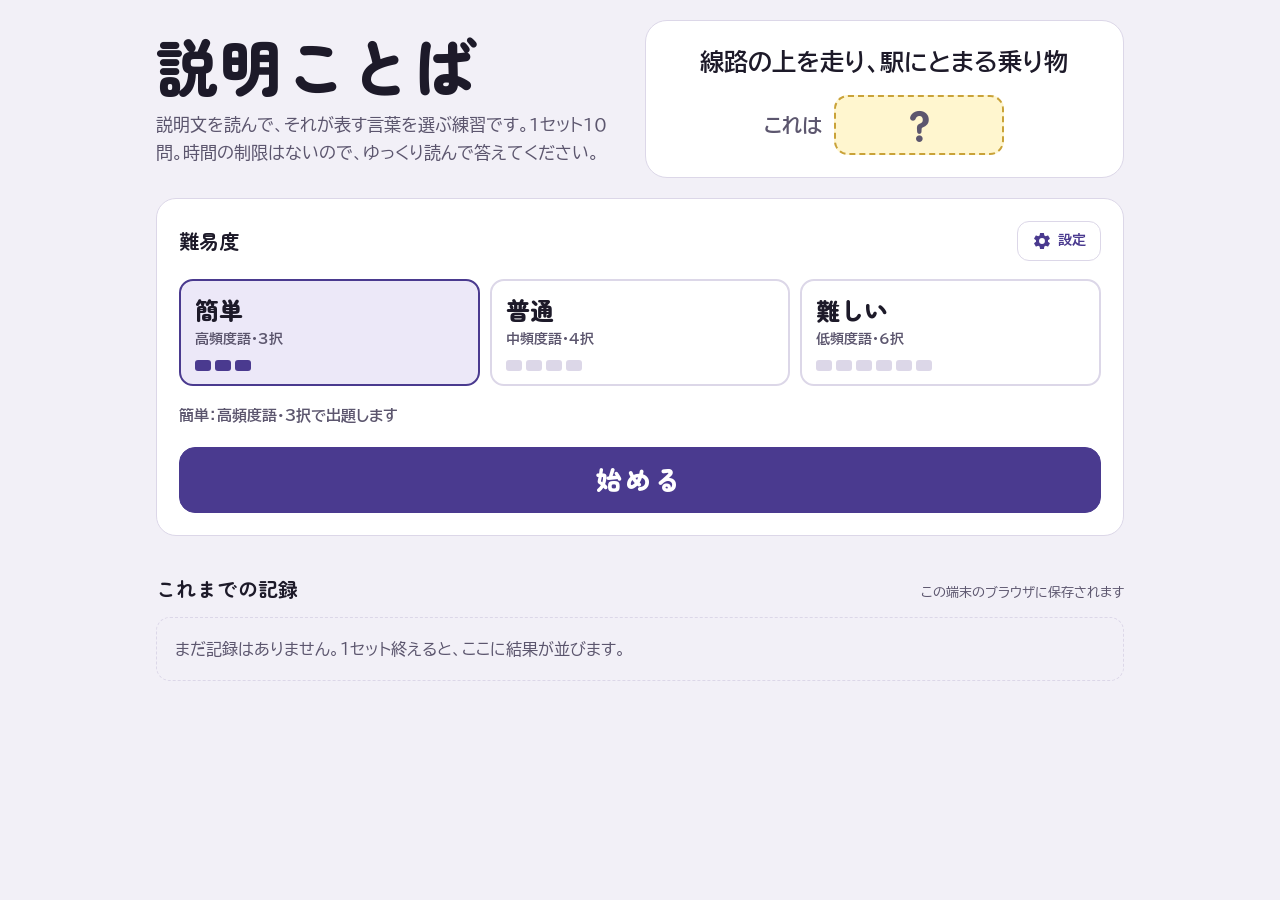
<file: src/setsumei.html>
<!doctype html><html><head><meta charset=utf8><meta name=viewport content="width=device-width,initial-scale=1,viewport-fit=cover"><style>:root{color-scheme:light;box-sizing:border-box;padding-top:env(safe-area-inset-top,0px);padding-bottom:env(safe-area-inset-bottom,0px)}html{scroll-padding-top:env(safe-area-inset-top,0px)}body{margin:0;padding:0;font:14px -apple-system,BlinkMacSystemFont,sans-serif;background:#fff;color:#000}img{max-width:100%}[hidden]:not([hidden=until-found i]){display:none!important}</style></head><body>
<title>説明ことば</title>
<meta name="claude:viewport-fit-sides" content="cover">
<link rel="preconnect" href="https://fonts.googleapis.com">
<link rel="preconnect" href="https://fonts.gstatic.com" crossorigin>
<link rel="stylesheet" href="https://fonts.googleapis.com/css2?family=BIZ+UDPGothic:wght@400;700&family=Zen+Maru+Gothic:wght@700;900&display=swap">
<style>
/* Layout: one calm column; the definition card with its fill-in slot is the centre of every question, choices sit right under it */
:root{
  --bg:#F2F0F7; --surface:#FFFFFF; --surface-2:#F7F5FB; --ink:#1D1A29; --muted:#5C566E; --line:#DCD7E8;
  --primary:#4A3A8F; --primary-ink:#FFFFFF; --primary-soft:#ECE8F8; --primary-deep:#2F2466; --primary-glow:rgba(74,58,143,.32);
  --focus:#E8962B;
  --ok:#1C7F51; --ok-bg:#DFF2E7; --ng:#BD3828; --ng-bg:#FBE5E1;
  --slot:#FFF6CF; --slot-line:#C9A238;
  --scrim:rgba(20,16,32,.58);
  --font-display:"Zen Maru Gothic","Hiragino Maru Gothic ProN","BIZ UDPGothic",sans-serif;
  --font-body:"BIZ UDPGothic","Hiragino Kaku Gothic ProN","Yu Gothic UI","Meiryo",sans-serif;
}
@media (prefers-color-scheme: dark){
  :root:not([data-theme="light"]){
    --bg:#12101A; --surface:#1B1826; --surface-2:#221E2F; --ink:#ECE9F5; --muted:#A39CB8; --line:#322C44;
    --primary:#B3A2F2; --primary-ink:#18122E; --primary-soft:#2A2246; --primary-deep:#7A68C2; --primary-glow:rgba(179,162,242,.35);
    --focus:#F2B85B;
    --ok:#52C58E; --ok-bg:#15352A; --ng:#F07D6B; --ng-bg:#3B201C;
    --slot:#37301A; --slot-line:#C9A540;
    --scrim:rgba(4,4,10,.7);
    color-scheme:dark;
  }
}
:root[data-theme="dark"]{
  --bg:#12101A; --surface:#1B1826; --surface-2:#221E2F; --ink:#ECE9F5; --muted:#A39CB8; --line:#322C44;
  --primary:#B3A2F2; --primary-ink:#18122E; --primary-soft:#2A2246; --primary-deep:#7A68C2; --primary-glow:rgba(179,162,242,.35);
  --focus:#F2B85B;
  --ok:#52C58E; --ok-bg:#15352A; --ng:#F07D6B; --ng-bg:#3B201C;
  --slot:#37301A; --slot-line:#C9A540;
  --scrim:rgba(4,4,10,.7);
  color-scheme:dark;
}
*{box-sizing:border-box}
[hidden]{display:none!important}
html,body{height:100%}
html{-webkit-text-size-adjust:100%;text-size-adjust:100%}
body{background:var(--bg);color:var(--ink);font-family:var(--font-body);font-size:16px;line-height:1.65;-webkit-font-smoothing:antialiased}
button,label,summary,select,input,textarea{-webkit-tap-highlight-color:transparent;touch-action:manipulation}
h1,h2,p{margin:0}
.wrap{max-width:1000px;margin:0 auto;padding-left:max(16px,env(safe-area-inset-left,0px));padding-right:max(16px,env(safe-area-inset-right,0px));padding-block:20px 48px}
.h2{font-family:var(--font-display);font-weight:700;font-size:20px;letter-spacing:.02em;text-wrap:balance}
.note{color:var(--muted);font-size:14px;max-width:46em}
:focus-visible{outline:3px solid var(--focus);outline-offset:2px}
.btn{appearance:none;font:inherit;font-weight:700;display:inline-flex;align-items:center;justify-content:center;gap:8px;min-height:48px;padding:0 20px;border-radius:12px;border:1.5px solid var(--line);background:var(--surface);color:var(--ink);cursor:pointer;transition:border-color .15s,filter .15s,transform .1s}
.btn:active{transform:translateY(1px)}
.btn-primary{background:var(--primary);border-color:var(--primary);color:var(--primary-ink)}
.btn-quiet{min-height:40px;padding:0 14px;font-size:14px;background:transparent}
@media (hover:hover){
  .btn:hover,.level:hover,.seg label:hover,.iconbtn:hover,.choice:hover:not(:disabled),.speak:hover{border-color:var(--primary)}
  .btn-primary:hover,.next:hover{filter:brightness(1.08)}
}

/* ---------- start ---------- */
.hero{display:grid;grid-template-columns:minmax(0,1fr) minmax(0,1.05fr);align-items:center;gap:20px 32px;margin-bottom:20px}
.hero h1{font-family:var(--font-display);font-weight:900;font-size:clamp(40px,7vw,62px);line-height:1.1;letter-spacing:.04em;text-wrap:balance}
.lead{margin-top:12px;color:var(--muted);font-size:17px;max-width:28em}
.sample{background:var(--surface);border:1px solid var(--line);border-radius:22px;padding:22px 24px;display:grid;gap:14px;justify-items:center;text-align:center;min-width:0}
.sample-def{font-weight:700;font-size:clamp(19px,2.6vw,24px);line-height:1.6;word-break:auto-phrase;text-wrap:balance;transition:opacity .3s}
.sample .slot{font-size:clamp(26px,3.6vw,34px)}
.sample.fade .sample-def,.sample.fade .slot{opacity:0}
.sample .slot{transition:opacity .3s,background .25s,border-color .25s,color .25s}
@media (max-width:680px){.hero{grid-template-columns:1fr;gap:16px}.lead{font-size:16px}.sample{padding:18px}}
.panel{background:var(--surface);border:1px solid var(--line);border-radius:20px;padding:22px;display:grid;gap:18px}
@media (max-width:480px){.panel{padding:16px}}
.panel-head{display:flex;align-items:center;justify-content:space-between;gap:12px}
.btn-gear{gap:6px;color:var(--primary)}
.btn-gear svg{width:20px;height:20px}
.levels{display:grid;grid-template-columns:repeat(3,minmax(0,1fr));gap:10px}
.level{appearance:none;font:inherit;text-align:left;display:grid;gap:3px;align-content:start;padding:14px 14px 13px;border-radius:14px;border:2px solid var(--line);background:var(--surface);color:var(--ink);cursor:pointer;min-width:0;transition:border-color .15s,background .15s}
.level[aria-pressed="true"]{border-color:var(--primary);background:var(--primary-soft)}
.lv-name{font-family:var(--font-display);font-weight:900;font-size:24px;line-height:1.25}
.lv-meta{font-size:14px;color:var(--muted);font-weight:700}
.lv-pips{display:flex;flex-wrap:wrap;gap:4px;margin-top:6px}
.lv-pips i{width:16px;height:11px;border-radius:3px;background:var(--line)}
.level[aria-pressed="true"] .lv-pips i{background:var(--primary)}
@media (max-width:560px){
  .levels{grid-template-columns:1fr;gap:8px}
  .level{grid-template-columns:minmax(4.6em,auto) minmax(0,1fr) auto;align-items:center;gap:10px;padding:12px 14px}
  .lv-name{font-size:22px}.lv-meta{font-size:15px}
  .lv-pips{margin-top:0;flex-wrap:nowrap}.lv-pips i{width:12px;height:10px}
}
.cur{color:var(--muted);font-size:15px;font-weight:700}
.btn-start{width:100%;min-height:66px;border-radius:16px;font-family:var(--font-display);font-size:26px;font-weight:900;letter-spacing:.12em}
.err{color:var(--ng);font-weight:700}
.sect{margin-top:36px}
.sect-head{display:flex;align-items:baseline;justify-content:space-between;gap:6px 12px;flex-wrap:wrap;margin-bottom:12px}
.hint{font-size:13px;color:var(--muted)}
.empty{color:var(--muted);padding:18px;border:1.5px dashed var(--line);border-radius:14px}

/* ---------- forms ---------- */
.fields{display:grid;gap:18px}
fieldset{border:0;margin:0;padding:0;min-width:0}
legend{font-weight:700;font-size:15px;color:var(--muted);padding:0;margin-bottom:8px}
.seg{display:flex;flex-wrap:wrap;gap:6px;position:relative}
.seg input{position:absolute;opacity:0;width:1px;height:1px;pointer-events:none}
.seg label{display:inline-flex;align-items:center;min-height:44px;padding:0 16px;border:1.5px solid var(--line);border-radius:999px;cursor:pointer;font-weight:700;background:var(--surface);transition:background .15s,border-color .15s}
.seg input:checked + label{background:var(--primary);border-color:var(--primary);color:var(--primary-ink)}
.seg input:focus-visible + label{outline:3px solid var(--focus);outline-offset:2px}
.seg-note{font-size:13px;color:var(--muted);margin-top:8px}
.switch{display:inline-flex;align-items:center;gap:10px;font-weight:700;cursor:pointer;position:relative}
.switch input{position:absolute;opacity:0;width:1px;height:1px}
.track{width:48px;height:28px;border-radius:999px;background:var(--line);position:relative;transition:background .2s;flex:none}
.track::after{content:"";position:absolute;top:3px;left:3px;width:22px;height:22px;border-radius:50%;background:var(--surface);box-shadow:0 1px 2px rgba(0,0,0,.28);transition:transform .2s}
.switch input:checked + .track{background:var(--primary)}
.switch input:checked + .track::after{transform:translateX(20px)}
.switch input:focus-visible + .track{outline:3px solid var(--focus);outline-offset:2px}

/* ---------- tables ---------- */
.tblwrap{overflow-x:auto;border:1px solid var(--line);border-radius:14px;background:var(--surface)}
.tbl{width:100%;border-collapse:collapse;font-variant-numeric:tabular-nums}
.tbl th{font-size:13px;color:var(--muted);font-weight:700;text-align:left;padding:10px 12px;border-bottom:1px solid var(--line);white-space:nowrap;background:var(--surface-2);position:sticky;top:0;z-index:1}
.tbl td{padding:9px 12px;border-bottom:1px solid var(--line);vertical-align:middle}
.tbl tr:last-child td{border-bottom:0}
.tbl .num{text-align:right;white-space:nowrap}
.tbl .nw{white-space:nowrap}
.tbl .word{font-weight:700;font-size:18px;white-space:nowrap}
.tbl .defcell{color:var(--muted);font-size:14px;min-width:14em}
.chip-r{display:inline-flex;align-items:center;gap:6px;padding:3px 11px;border-radius:999px;font-weight:700;font-size:14px;white-space:nowrap}
.chip-r.ok{background:var(--ok-bg);color:var(--ok)}.chip-r.ng{background:var(--ng-bg);color:var(--ng)}
.muted{color:var(--muted)}
.tag{display:inline-block;margin-left:6px;padding:1px 8px;border-radius:999px;background:var(--primary-soft);color:var(--primary);font-size:12px;font-weight:700;vertical-align:2px}
.words-bar{display:flex;flex-wrap:wrap;align-items:center;justify-content:space-between;gap:10px}
.counts{font-size:13px;color:var(--muted);font-variant-numeric:tabular-nums;display:flex;flex-wrap:wrap;gap:2px 16px}
.counts span{white-space:nowrap}
.words-scroll{max-height:62vh;overflow:auto}
.w-text,.w-def,.w-sel{font:inherit;border:1.5px solid var(--line);border-radius:10px;background:var(--surface);color:var(--ink)}
.w-text{font-weight:700;font-size:17px;width:8.5em;max-width:100%;padding:6px 10px}
.w-def{font-size:15px;width:100%;min-width:16em;padding:6px 10px;resize:vertical;line-height:1.5}
.w-sel{padding:6px 8px}
.w-text:focus,.w-def:focus,.w-sel:focus{border-color:var(--primary);outline:none}
.w-on{width:22px;height:22px;accent-color:var(--primary)}
tr.off td{opacity:.45}
tr.off td:last-child{opacity:1}
/* スマホでは表を横スクロールさせず、1件ずつのカード状に並べる */
@media (max-width:640px){
  .stack thead{display:none}
  .stack,.stack tbody{display:block}
  .stack tr{display:grid;align-items:center;gap:4px 12px;padding:12px 14px;border-bottom:1px solid var(--line)}
  .stack tr:last-child{border-bottom:0}
  .stack td{padding:0;border:0;min-width:0;white-space:normal}
  .stack td[data-label]::before{content:attr(data-label) "　";font-weight:400;font-size:13px;color:var(--muted)}
  .hist tr{grid-template-columns:auto auto minmax(0,1fr) auto;grid-template-areas:"date date date ok" "set set set ok" "avg ng ng ng"}
  .hist .c-date{grid-area:date;font-size:13px;color:var(--muted)}
  .hist .c-set{grid-area:set;font-weight:700}
  .hist .c-ok{grid-area:ok;text-align:right;color:var(--muted)}
  .hist .c-ok b{font-family:var(--font-display);font-weight:900;font-size:30px;color:var(--ink)}
  .hist .c-avg{grid-area:avg}.hist .c-ng{grid-area:ng}
  .hist .c-avg,.hist .c-ng{text-align:left;font-size:14px}
  .res tr{grid-template-columns:22px minmax(0,1fr) auto;grid-template-areas:"n w r" "n d d" "n a t";padding:12px 14px}
  .res .c-n{grid-area:n;text-align:left;color:var(--muted);align-self:start}
  .res .c-w{grid-area:w;font-size:20px}
  .res .c-d{grid-area:d;min-width:0;font-size:14px}
  .res .c-a{grid-area:a;font-size:14px}
  .res .c-r{grid-area:r;justify-self:end}
  .res .c-t{grid-area:t;text-align:right;font-size:14px;color:var(--muted)}
  .words-tbl tr{grid-template-columns:minmax(0,1fr) auto auto;grid-template-areas:"w b o" "d d d" "c c c";gap:8px;padding:10px}
  .words-tbl .c-w{grid-area:w}.words-tbl .c-b{grid-area:b}.words-tbl .c-o{grid-area:o}
  .words-tbl .c-d{grid-area:d}.words-tbl .c-c{grid-area:c}
  .words-tbl .w-text{width:100%}
  .words-tbl .w-def{min-width:0}
}

/* ---------- settings ---------- */
.set-wrap{max-width:820px;display:grid;gap:16px}
.set-head{display:flex;align-items:center;justify-content:space-between;gap:12px}
.set-title{font-family:var(--font-display);font-weight:900;font-size:32px;letter-spacing:.06em}
.set-sect{background:var(--surface);border:1px solid var(--line);border-radius:20px;padding:22px;display:grid;gap:14px;min-width:0}
.set-row{display:flex;align-items:center;justify-content:space-between;gap:12px 20px;flex-wrap:wrap}
.set-row .note{margin-top:2px}
.set-done{width:100%;min-height:58px;font-size:18px}
@media (max-width:480px){.set-sect{padding:16px}.set-title{font-size:28px}}

/* ---------- play ---------- */
/* 上から詰めて並べる：説明カード、案内、選択肢、次へ。選択肢が画面の下に沈まないようにする */
#play{height:100%}
.play{height:100%;max-width:960px;display:flex;flex-direction:column;justify-content:flex-start;gap:12px;padding-block:12px;-webkit-user-select:none;user-select:none;-webkit-touch-callout:none}
.playbar{flex:none;display:flex;align-items:center;justify-content:space-between;gap:8px 16px}
.prog{display:flex;align-items:center;gap:12px;min-width:0}
.qno{font-family:var(--font-display);font-weight:900;font-size:26px;line-height:1;font-variant-numeric:tabular-nums;white-space:nowrap}
.qno small{font-size:15px;color:var(--muted);margin-left:2px}
.dots{display:flex;gap:5px}
.dot{width:12px;height:12px;border-radius:50%;background:var(--line);transition:background .2s}
.dot.cur{background:transparent;box-shadow:inset 0 0 0 2.5px var(--primary)}
.dot.ok{background:var(--ok)}.dot.ng{background:var(--ng)}
.tools{display:flex;align-items:center;gap:8px;flex:none}
.chip{font-size:13px;font-weight:700;color:var(--muted);border:1px solid var(--line);border-radius:999px;padding:4px 10px;white-space:nowrap}
.iconbtn{appearance:none;width:44px;height:44px;border-radius:12px;border:1.5px solid var(--line);background:var(--surface);color:var(--ink);display:grid;place-items:center;cursor:pointer;padding:0}
.iconbtn svg{width:22px;height:22px}
@media (max-width:560px){.chip{display:none}.dots{gap:4px}.dot{width:9px;height:9px}.qno{font-size:22px}}
@media (max-width:340px){.dots{display:none}}

.defcard{flex:none;position:relative;background:var(--surface);border:1px solid var(--line);border-radius:22px;padding:clamp(48px,7vh,64px) clamp(18px,4vw,44px) clamp(20px,3.4vh,34px);display:grid;align-content:center;justify-items:center;gap:clamp(14px,2.4vh,24px);text-align:center;min-height:clamp(220px,36vh,380px)}
.def-top{position:absolute;top:12px;left:18px;right:12px;display:flex;align-items:center;justify-content:space-between;gap:10px}
.eyebrow{font-size:14px;font-weight:700;color:var(--muted);letter-spacing:.08em}
.speak{appearance:none;display:inline-flex;align-items:center;gap:6px;min-height:40px;padding:0 14px;border-radius:999px;border:1.5px solid var(--line);background:var(--surface);color:var(--primary);font:inherit;font-weight:700;font-size:15px;cursor:pointer}
.speak svg{width:20px;height:20px}
.speak.on{background:var(--primary-soft);border-color:var(--primary)}
.def{font-weight:700;font-size:clamp(23px,min(5.8vw,4.3vh),40px);line-height:1.6;max-width:21em;word-break:auto-phrase;text-wrap:balance;overflow-wrap:anywhere}
.def.in{animation:defIn .35s ease-out}
@keyframes defIn{from{opacity:0;transform:translateY(6px)}to{opacity:1;transform:none}}
.slot-row{display:flex;align-items:center;justify-content:center;flex-wrap:wrap;gap:8px 12px}
.slot-lead{font-weight:700;color:var(--muted);font-size:clamp(16px,2.3vh,20px)}
.slot{display:inline-flex;align-items:center;justify-content:center;min-width:5em;min-height:1.75em;padding:0 .6em;border:2.5px dashed var(--slot-line);background:var(--slot);border-radius:14px;font-family:var(--font-display);font-weight:900;font-size:clamp(28px,min(7vw,5vh),46px);line-height:1.3;color:var(--muted);white-space:nowrap}
.slot.filled{border-style:solid;border-color:var(--ok);background:var(--ok-bg);color:var(--ink)}
.slot.pop{animation:slotIn .4s cubic-bezier(.2,.9,.3,1.3)}
@keyframes slotIn{from{transform:scale(.8)}to{transform:none}}

.answer{flex:none;display:flex;flex-direction:column;gap:12px}
.fb{display:flex;align-items:center;justify-content:center;min-height:46px}
.fb-msg{display:inline-flex;align-items:baseline;justify-content:center;flex-wrap:wrap;gap:0 12px;padding:4px 20px;border-radius:999px;font-weight:700;font-size:clamp(16px,2.2vh,19px);line-height:1.4;text-align:center;min-width:0}
.fb-msg strong{font-family:var(--font-display);font-weight:900;font-size:clamp(20px,2.8vh,26px)}
.fb[data-state="ask"] .fb-msg{color:var(--muted)}
.fb[data-state="ok"] .fb-msg{background:var(--ok-bg)}.fb[data-state="ok"] strong{color:var(--ok)}
.fb[data-state="ng"] .fb-msg{background:var(--ng-bg)}.fb[data-state="ng"] strong{color:var(--ng)}
.choices{display:grid;grid-template-columns:repeat(var(--cols,2),minmax(0,1fr));gap:10px}
.choices[data-n="2"]{--cols:2}.choices[data-n="3"]{--cols:3}.choices[data-n="4"]{--cols:4}.choices[data-n="6"]{--cols:3}
@media (max-width:900px){.choices[data-n="4"]{--cols:2}}
.choice{appearance:none;position:relative;display:flex;align-items:center;justify-content:center;min-height:clamp(56px,9vh,92px);padding:6px 14px;border-radius:16px;border:2px solid var(--line);background:var(--surface);color:var(--ink);font-family:var(--font-body);font-weight:700;font-size:clamp(22px,min(5.4vw,4.2vh),36px);line-height:1.2;cursor:pointer;transition:border-color .15s,background .2s,opacity .25s,transform .1s;min-width:0}
.ct{display:inline-block;white-space:nowrap}
.choice:active:not(:disabled){transform:scale(.98)}
.choice:disabled{cursor:default}
.choices.wait .choice{opacity:.35}
.choice.is-correct{border-color:var(--ok);background:var(--ok-bg)}
.choice.is-wrong{border-color:var(--ng);background:var(--ng-bg)}
.choice.is-dim{opacity:.4}
.mark{position:absolute;top:-10px;right:-8px;width:28px;height:28px;border-radius:50%;display:grid;place-items:center;font-size:15px;font-weight:700;line-height:1;color:var(--surface);box-shadow:0 0 0 3px var(--bg)}
.is-correct .mark{background:var(--ok)}.is-wrong .mark{background:var(--ng)}
.next{appearance:none;position:relative;display:flex;align-items:center;justify-content:center;gap:14px;width:100%;min-height:clamp(60px,8.5vh,84px);margin-top:4px;padding:0 24px 4px;border:0;border-radius:18px;background:var(--primary);color:var(--primary-ink);font-family:var(--font-display);font-weight:900;font-size:clamp(23px,3.3vh,30px);letter-spacing:.1em;cursor:pointer;box-shadow:0 5px 0 var(--primary-deep);transition:transform .1s,box-shadow .1s}
.next[data-show="false"]{visibility:hidden}
.next:active{transform:translateY(4px);box-shadow:0 1px 0 var(--primary-deep)}
.next svg{width:1.15em;height:1.15em;flex:none}
.next.show{animation:nextIn .3s ease-out}
@keyframes nextIn{from{opacity:0;transform:translateY(10px)}to{opacity:1;transform:none}}
.next::after{content:"";position:absolute;inset:0;border-radius:inherit;pointer-events:none}
.next.show::after{animation:nextRing 1.5s ease-out .3s 3}
@keyframes nextRing{0%{box-shadow:0 0 0 0 var(--primary-glow)}70%{box-shadow:0 0 0 12px rgba(0,0,0,0)}100%{box-shadow:0 0 0 0 rgba(0,0,0,0)}}
/* スマホ縦 */
@media (max-width:600px){
  .play{gap:10px;padding-block:8px 10px}
  .defcard{border-radius:18px;min-height:clamp(190px,32vh,300px);padding:52px 16px 20px}
  .def{font-size:clamp(21px,6vw,28px)}
  .slot{font-size:clamp(26px,8vw,36px)}
  .answer{gap:8px}
  .fb{min-height:42px}
  .fb-msg{padding:3px 16px}
  .choices{gap:8px}
  .choices[data-n="3"]{--cols:1}.choices[data-n="6"]{--cols:2}
  .choice{border-radius:14px}
  .next{min-height:60px;border-radius:16px}
}
/* スマホ横：左に説明カード、右に選択肢 */
@media (orientation:landscape) and (max-height:520px){
  .play{display:grid;max-width:none;grid-template-columns:minmax(0,1.1fr) minmax(0,1fr);grid-template-rows:auto minmax(0,1fr);grid-template-areas:"bar bar" "card answer";gap:8px 14px;padding-block:8px}
  .playbar{grid-area:bar}
  .defcard{grid-area:card;min-height:0;border-radius:16px;padding:46px 16px 14px;gap:10px}
  .def{font-size:clamp(17px,5vh,24px);line-height:1.5}
  .slot{font-size:clamp(22px,7vh,32px)}
  .answer{grid-area:answer;min-height:0;gap:8px}
  .fb{min-height:36px}
  .fb-msg{font-size:15px;line-height:1.3;padding:3px 14px}
  .fb-msg strong{font-size:19px}
  .choices{flex:1 1 auto;grid-auto-rows:minmax(44px,1fr);gap:8px}
  .choices[data-n="2"],.choices[data-n="3"]{--cols:1}
  .choices[data-n="4"],.choices[data-n="6"]{--cols:2}
  .choice{min-height:44px;font-size:clamp(18px,5.6vh,26px);border-radius:12px}
  .next{min-height:50px;margin-top:0;font-size:21px;border-radius:14px;box-shadow:0 4px 0 var(--primary-deep)}
  .qno{font-size:20px}
  .iconbtn{width:42px;height:42px}
}
.scrim{position:fixed;inset:0;z-index:50;background:var(--scrim);display:grid;place-items:center;padding-left:max(16px,env(safe-area-inset-left,0px));padding-right:max(16px,env(safe-area-inset-right,0px));padding-block:16px}
.dialog{background:var(--surface);border-radius:20px;padding:28px 24px;width:100%;max-width:420px;display:grid;gap:12px;text-align:center}
.dialog h2{font-family:var(--font-display);font-weight:900;font-size:26px}
.dialog p{color:var(--muted)}
.dialog .btns{display:grid;gap:10px;margin-top:8px}

/* ---------- result ---------- */
.res-hero{display:grid;gap:14px}
.eyebrow-r{font-size:14px;font-weight:700;color:var(--muted);letter-spacing:.04em}
.big{font-family:var(--font-display);font-weight:900;font-size:clamp(68px,13vw,108px);line-height:1;font-variant-numeric:tabular-nums;letter-spacing:.02em}
.big small{font-size:clamp(18px,3.4vw,26px);font-weight:700;color:var(--muted);margin-left:8px;letter-spacing:0}
.res-msg{font-size:20px;font-weight:700}
.strip{display:grid;grid-template-columns:repeat(var(--n,10),minmax(0,1fr));gap:6px;max-width:560px}
.cell{aspect-ratio:1;max-width:100%;border-radius:10px;display:grid;place-items:center;font-weight:700;font-size:clamp(14px,3vw,20px)}
.cell.ok{background:var(--ok-bg);color:var(--ok)}.cell.ng{background:var(--ng-bg);color:var(--ng)}
.stats{display:grid;grid-template-columns:repeat(3,minmax(0,1fr));gap:1px;background:var(--line);border:1px solid var(--line);border-radius:16px;overflow:hidden;margin:26px 0 0}
.stat{background:var(--surface);padding:14px 16px;min-width:0}
.stat dt{font-size:13px;color:var(--muted);font-weight:700}
.stat dd{margin:2px 0 0;font-family:var(--font-display);font-weight:900;font-size:28px;font-variant-numeric:tabular-nums}
.stat dd small{font-size:14px;color:var(--muted);margin-left:3px}
.actions{display:flex;flex-wrap:wrap;gap:10px;margin-top:20px}
.copy-note{margin-top:10px;font-size:14px;color:var(--muted)}
.copy-area{width:100%;min-height:180px;margin-top:8px;padding:12px;font:inherit;font-size:16px;border:1.5px solid var(--line);border-radius:12px;background:var(--surface);color:var(--ink)}
@media (max-width:600px){
  .stats{grid-template-columns:minmax(0,1fr) minmax(0,1fr)}.stat:last-child{grid-column:1/-1}
  .stat{padding:12px 14px}
  .actions{display:grid;grid-template-columns:minmax(0,1fr) minmax(0,1fr)}
  .actions .btn{padding:0 10px}
  .actions .btn-primary,.actions #retryBtn{grid-column:1/-1}
  .actions .btn-primary{min-height:58px;font-size:18px}
  .strip{gap:4px}.cell{border-radius:7px}
}
@media (prefers-reduced-motion: reduce){.def.in,.slot.pop,.next.show,.next.show::after{animation:none}.sample-def,.sample .slot{transition:none}}
</style>

<!-- ======================= START ======================= -->
<section id="start" lang="ja">
  <div class="wrap">
    <header class="hero">
      <div>
        <h1>説明ことば</h1>
        <p class="lead">説明文を読んで、それが表す言葉を選ぶ練習です。1セット10問。時間の制限はないので、ゆっくり読んで答えてください。</p>
      </div>
      <div class="sample" id="sample" aria-hidden="true">
        <p class="sample-def" id="sampleDef">雨の日に開いて、ぬれないようにさすもの</p>
        <div class="slot-row"><span class="slot-lead">これは</span><span class="slot" id="sampleSlot">？</span></div>
      </div>
    </header>

    <section class="panel" aria-labelledby="levelTitle">
      <div class="panel-head">
        <h2 id="levelTitle" class="h2">難易度</h2>
        <button class="btn btn-quiet btn-gear" id="openSettings" type="button"><svg viewBox="0 0 24 24" aria-hidden="true"><path fill="currentColor" d="M19.14 12.94a7.07 7.07 0 0 0 .05-.94 7.07 7.07 0 0 0-.05-.94l2.03-1.58a.5.5 0 0 0 .12-.64l-1.92-3.32a.5.5 0 0 0-.6-.22l-2.39.96a7.03 7.03 0 0 0-1.63-.94l-.36-2.54a.5.5 0 0 0-.5-.42h-3.84a.5.5 0 0 0-.5.42l-.36 2.54c-.59.24-1.13.56-1.63.94l-2.39-.96a.5.5 0 0 0-.6.22L2.65 8.84a.5.5 0 0 0 .12.64l2.03 1.58a7.07 7.07 0 0 0 0 1.88l-2.03 1.58a.5.5 0 0 0-.12.64l1.92 3.32c.12.22.38.3.6.22l2.39-.96c.5.38 1.04.7 1.63.94l.36 2.54c.04.24.25.42.5.42h3.84c.25 0 .46-.18.5-.42l.36-2.54c.59-.24 1.13-.56 1.63-.94l2.39.96c.22.08.48 0 .6-.22l1.92-3.32a.5.5 0 0 0-.12-.64l-2.03-1.58zM12 15.5A3.5 3.5 0 1 1 12 8.5a3.5 3.5 0 0 1 0 7z"/></svg>設定</button>
      </div>
      <div class="levels" id="levels"></div>
      <p class="cur" id="curSet"></p>
      <button class="btn btn-primary btn-start" id="startBtn" type="button">始める</button>
      <p class="err" id="startErr" role="alert" hidden></p>
    </section>

    <section class="sect" aria-labelledby="histTitle">
      <div class="sect-head">
        <h2 id="histTitle" class="h2">これまでの記録</h2>
        <span class="hint">この端末のブラウザに保存されます</span>
      </div>
      <div id="hist"></div>
    </section>
  </div>
</section>

<!-- ======================= SETTINGS ======================= -->
<section id="settings" lang="ja" hidden>
  <div class="wrap set-wrap">
    <header class="set-head">
      <h1 class="set-title">設定</h1>
      <button class="btn" id="closeSettings" type="button">完了</button>
    </header>

    <section class="set-sect" aria-labelledby="qTitle">
      <h2 id="qTitle" class="h2">出題</h2>
      <p class="note">難易度のボタンを選ぶと、頻度と選択肢の数はその組み合わせに変わります。ここで別々に選ぶこともできます。</p>
      <div class="fields">
        <fieldset>
          <legend>課題語の頻度</legend>
          <div class="seg">
            <input type="radio" name="band" id="band-1" value="1"><label for="band-1">高頻度語</label>
            <input type="radio" name="band" id="band-2" value="2"><label for="band-2">中頻度語</label>
            <input type="radio" name="band" id="band-3" value="3"><label for="band-3">低頻度語</label>
          </div>
        </fieldset>
        <fieldset>
          <legend>選択肢の数</legend>
          <div class="seg">
            <input type="radio" name="nopt" id="nopt-2" value="2"><label for="nopt-2">2択</label>
            <input type="radio" name="nopt" id="nopt-3" value="3"><label for="nopt-3">3択</label>
            <input type="radio" name="nopt" id="nopt-4" value="4"><label for="nopt-4">4択</label>
            <input type="radio" name="nopt" id="nopt-6" value="6"><label for="nopt-6">6択</label>
          </div>
        </fieldset>
        <fieldset>
          <legend>まちがいの選択肢</legend>
          <div class="seg">
            <input type="radio" name="dist" id="dist-rand" value="rand"><label for="dist-rand">ランダム</label>
            <input type="radio" name="dist" id="dist-unrel" value="unrel"><label for="dist-unrel">関係のない語</label>
            <input type="radio" name="dist" id="dist-sem" value="sem"><label for="dist-sem">意味が近い語</label>
          </div>
          <p class="seg-note">「意味が近い語」は正解と同じ分類（動物、道具など）から選ぶので、むずかしくなります。「関係のない語」はちがう分類から選びます。</p>
        </fieldset>
      </div>
    </section>

    <section class="set-sect" aria-labelledby="ttsTitle" id="ttsSect">
      <h2 id="ttsTitle" class="h2">読み上げ</h2>
      <p class="note" id="ttsNote">練習中は説明カードの「読み上げ」ボタンで、説明文を音声で聞けます。日本語の音声が入っていない端末では読み上げられません。</p>
      <div class="set-row">
        <span class="note">問題が出たら自動で読み上げる</span>
        <label class="switch"><input type="checkbox" id="autoRead" aria-label="問題が出たら自動で読み上げる"><span class="track" aria-hidden="true"></span><span id="autoReadState">オフ</span></label>
      </div>
      <fieldset>
        <legend>読み上げの速さ</legend>
        <div class="seg">
          <input type="radio" name="rate" id="rate-slow" value="0.75"><label for="rate-slow">ゆっくり</label>
          <input type="radio" name="rate" id="rate-mid" value="0.95"><label for="rate-mid">ふつう</label>
        </div>
      </fieldset>
    </section>

    <section class="set-sect" aria-labelledby="sTitle">
      <div class="set-row">
        <div>
          <h2 id="sTitle" class="h2">効果音</h2>
          <p class="note">正解と不正解のときに短い音が鳴ります</p>
        </div>
        <label class="switch"><input type="checkbox" id="sndToggle" checked aria-label="効果音"><span class="track" aria-hidden="true"></span><span id="sndState">オン</span></label>
      </div>
    </section>

    <section class="set-sect" aria-labelledby="wTitle">
      <h2 id="wTitle" class="h2">使う言葉と説明</h2>
      <p class="note">語の表記は、ふだんどの文字種で書かれることが多いか（表記妥当性）を目安に決めています。説明文には、その語に使われている漢字や仮名をなるべく入れないようにしています。頻度と分類も目安なので、研究や臨床で使うときは語彙特性のデータで確かめ、必要に応じてここで書き換えてください。変更はこの端末に保存されます。</p>
      <div class="words-bar">
        <div class="seg" role="radiogroup" aria-label="表示する頻度">
          <input type="radio" name="wf" id="wf-all" value="all" checked><label for="wf-all">すべて</label>
          <input type="radio" name="wf" id="wf-1" value="1"><label for="wf-1">高頻度</label>
          <input type="radio" name="wf" id="wf-2" value="2"><label for="wf-2">中頻度</label>
          <input type="radio" name="wf" id="wf-3" value="3"><label for="wf-3">低頻度</label>
        </div>
        <button class="btn btn-quiet" id="resetWords" type="button">初期設定に戻す</button>
      </div>
      <p class="counts" id="wordCounts"></p>
      <div class="tblwrap words-scroll">
        <table class="tbl stack words-tbl">
          <thead><tr><th>表記</th><th>説明</th><th>分類</th><th>頻度</th><th>使う</th></tr></thead>
          <tbody id="wordRows"></tbody>
        </table>
      </div>
    </section>

    <button class="btn btn-primary set-done" id="doneSettings" type="button">設定を閉じる</button>
  </div>
</section>

<!-- ======================= PLAY ======================= -->
<section id="play" lang="ja" hidden>
  <div class="wrap play">
    <header class="playbar">
      <div class="prog">
        <span class="qno" id="qno">1<small>/10</small></span>
        <div class="dots" id="dots" aria-hidden="true"></div>
      </div>
      <div class="tools">
        <span class="chip" id="playSet"></span>
        <button class="iconbtn" id="quitBtn" type="button" aria-label="練習をやめる">
          <svg viewBox="0 0 24 24" aria-hidden="true"><path d="M6 6l12 12M18 6 6 18" fill="none" stroke="currentColor" stroke-width="2.4" stroke-linecap="round"/></svg>
        </button>
      </div>
    </header>

    <article class="defcard" aria-labelledby="def">
      <div class="def-top">
        <span class="eyebrow">説明</span>
        <button class="speak" id="speakBtn" type="button" hidden><svg viewBox="0 0 24 24" aria-hidden="true"><path d="M4 9h4l5-4v14l-5-4H4z" fill="currentColor"/><path d="M16 8.5a5 5 0 0 1 0 7M18.6 6a8.5 8.5 0 0 1 0 12" fill="none" stroke="currentColor" stroke-width="2" stroke-linecap="round"/></svg><span id="speakLabel">読み上げ</span></button>
      </div>
      <p class="def" id="def"></p>
      <div class="slot-row"><span class="slot-lead">これは</span><span class="slot" id="slot" aria-live="polite">？</span></div>
    </article>

    <div class="answer">
      <div class="fb" id="fb" data-state="ask" aria-live="polite">
        <p class="fb-msg" id="fbMsg">説明に合う言葉を選んでください</p>
      </div>
      <div class="choices" id="choices"></div>
      <button class="next" id="nextBtn" type="button" data-show="false"><span id="nextLabel">次の問題へ</span><svg viewBox="0 0 24 24" aria-hidden="true"><path d="M5 12h13m-6-7 7 7-7 7" fill="none" stroke="currentColor" stroke-width="3" stroke-linecap="round" stroke-linejoin="round"/></svg></button>
    </div>
  </div>
  <div class="scrim" id="quitScrim" hidden>
    <div class="dialog" role="dialog" aria-modal="true" aria-labelledby="quitTitle">
      <h2 id="quitTitle">練習をやめますか？</h2>
      <p>ここまでの答えは記録されません。</p>
      <div class="btns">
        <button class="btn btn-primary" id="resumeBtn" type="button">続ける</button>
        <button class="btn" id="quitYes" type="button">やめて最初の画面に戻る</button>
      </div>
    </div>
  </div>
</section>

<!-- ======================= RESULT ======================= -->
<section id="result" lang="ja" hidden>
  <div class="wrap">
    <div class="res-hero">
      <p class="eyebrow-r" id="resMeta"></p>
      <p class="big"><span id="resCorrect">0</span><small id="resTotal">/ 10 問正解</small></p>
      <p class="res-msg" id="resMsg"></p>
      <div class="strip" id="strip" aria-hidden="true"></div>
    </div>
    <dl class="stats" id="stats"></dl>
    <div class="actions">
      <button class="btn btn-primary" id="againBtn" type="button">同じ設定でもう一度</button>
      <button class="btn" id="retryBtn" type="button">まちがえた問題をもう一度</button>
      <button class="btn" id="backBtn" type="button">最初の画面に戻る</button>
      <button class="btn" id="copyBtn" type="button">結果をコピー</button>
    </div>
    <p class="copy-note" id="copyNote" hidden></p>
    <textarea class="copy-area" id="copyArea" readonly hidden aria-label="結果のテキスト"></textarea>
    <section class="sect" aria-labelledby="itemsTitle">
      <div class="sect-head"><h2 id="itemsTitle" class="h2">問題ごとの結果</h2><span class="hint">時間は問題が出てから答えるまで</span></div>
      <div class="tblwrap">
        <table class="tbl stack res">
          <thead><tr><th>問</th><th>正答</th><th>説明</th><th>回答</th><th>結果</th><th class="num">時間</th></tr></thead>
          <tbody id="resRows"></tbody>
        </table>
      </div>
    </section>
  </div>
</section>

<script>
(() => {
'use strict';

/* ================= 設定 ================= */
const SET_SIZE = 10;
const KEY_SET = 'sk.settings.v1', KEY_HIST = 'sk.history.v1', KEY_WORDS = 'sk.words.v1';
const RM = !!(window.matchMedia && matchMedia('(prefers-reduced-motion: reduce)').matches);
const BAND_NAME = {1:'高頻度', 2:'中頻度', 3:'低頻度'};
const DIST_NAME = {rand:'ランダム', unrel:'関係のない語', sem:'意味が近い語'};
const CATS = ['動物','食べ物','道具','乗り物','体','自然','場所','身につける物','人'];
const PRESETS = [
  {key:'easy',   name:'簡単',   band:1, n:3},
  {key:'normal', name:'普通',   band:2, n:4},
  {key:'hard',   name:'難しい', band:3, n:6},
];

/* 語彙：[表記, 頻度帯(1高 2中 3低), 分類, 説明]
   表記は表記妥当性（ふだん書かれる文字種）を目安にしています。
   説明文には、その語に使われている漢字・仮名をなるべく入れていません。 */
const WORD_DATA = [
  // ---- 高頻度 ----
  ['犬',1,'動物','人に飼われ、ワンワンとほえる動物'],
  ['猫',1,'動物','ニャーと鳴く、家で飼われることの多い動物'],
  ['牛',1,'動物','乳や肉をとるために飼われる、モーと鳴く大きな家畜'],
  ['馬',1,'動物','たてがみがあり、人を乗せて走る動物'],
  ['魚',1,'動物','水の中にすみ、えらで息をする生き物'],
  ['パン',1,'食べ物','小麦粉をこねて焼いた、朝食によく食べるもの'],
  ['卵',1,'食べ物','ニワトリが産む、からに包まれたもの'],
  ['牛乳',1,'食べ物','給食によく出る、白い飲み物'],
  ['りんご',1,'食べ物','赤くて丸い、秋から冬においしい果物'],
  ['みかん',1,'食べ物','冬にこたつで食べることの多い、だいだい色の果物'],
  ['ご飯',1,'食べ物','お米を炊いた、毎日の食事の中心になるもの'],
  ['お茶',1,'食べ物','葉にお湯を注いで入れる、緑色の飲み物'],
  ['傘',1,'道具','雨の日に開いて、ぬれないようにさすもの'],
  ['鍵',1,'道具','ドアを閉めて、開かないようにするためのもの'],
  ['時計',1,'道具','長い針と短い針で、いまが何分かを知らせるもの'],
  ['電話',1,'道具','遠くにいる人と、声でやりとりするための機械'],
  ['本',1,'道具','表紙をつけ、紙をとじて文字や絵をのせたもの'],
  ['新聞',1,'道具','毎朝家に届く、世の中の出来事がのった紙'],
  ['箸',1,'道具','ご飯を食べるときに使う、二本の細い棒'],
  ['テレビ',1,'道具','番組やニュースを映して見る機械'],
  ['椅子',1,'道具','腰をかけて座るための家具'],
  ['財布',1,'道具','お金を入れて持ち歩く、小さな入れ物'],
  ['机',1,'道具','勉強や仕事をするときに使う、平らな板のついた家具'],
  ['電車',1,'乗り物','線路の上を走り、駅にとまる乗り物'],
  ['バス',1,'乗り物','決まった道を走り、停留所で客を乗せる大きな車'],
  ['自転車',1,'乗り物','ペダルをこいで進む、二輪の乗り物'],
  ['飛行機',1,'乗り物','つばさがあり、空港から空へ人を運ぶ乗り物'],
  ['船',1,'乗り物','海や川に浮かび、人や荷物を運ぶ乗り物'],
  ['目',1,'体','物を見るためのところ'],
  ['耳',1,'体','音を聞くためのところ'],
  ['口',1,'体','顔の下のほうにあり、食べたりしゃべったりするところ'],
  ['鼻',1,'体','においをかぐところ'],
  ['手',1,'体','腕の先にあり、五本の指がついている部分'],
  ['足',1,'体','腰から下にのびる、歩くときに使う二本の部分'],
  ['歯',1,'体','食べ物をかむ、口の中のかたく白いもの'],
  ['雨',1,'自然','空から降ってくる水のつぶ'],
  ['雪',1,'自然','冬に空から降る、白くて冷たいもの'],
  ['山',1,'自然','まわりの土地より高く盛り上がったところ'],
  ['川',1,'自然','山から海へと流れていく水の通り道'],
  ['海',1,'自然','塩からい水がどこまでも広がる、とても大きなところ'],
  ['太陽',1,'自然','昼の空で光り、地上を明るく照らすもの'],
  ['月',1,'自然','夜空で光り、満ちたり欠けたりするもの'],
  ['花',1,'自然','植物の、色やかおりのある部分'],
  ['木',1,'自然','幹や枝や葉がある、背の高い植物'],
  ['家',1,'場所','毎日寝起きして暮らす建物'],
  ['学校',1,'場所','子どもが勉強をしに通うところ'],
  ['病院',1,'場所','医者に、けがや体のぐあいをみてもらうところ'],
  ['駅',1,'場所','電車に乗ったり降りたりするところ'],
  ['公園',1,'場所','すべり台やブランコがあり、子どもが遊ぶところ'],
  ['トイレ',1,'場所','用を足すところ'],
  ['靴',1,'身につける物','外を歩くときに、足全体をつつむはきもの'],
  ['帽子',1,'身につける物','日よけなどのために、頭にかぶるもの'],
  ['医者',1,'人','病気やけがを治すのが仕事の人'],
  ['先生',1,'人','学校で子どもに勉強を教える人'],
  ['赤ちゃん',1,'人','生まれて間もない、小さな子ども'],
  // ---- 中頻度 ----
  ['ゾウ',2,'動物','長い鼻と大きな耳をもつ、陸でいちばん大きな動物'],
  ['キリン',2,'動物','首がとても長く、黄色にまだら模様のある動物'],
  ['うさぎ',2,'動物','耳が長く、ぴょんぴょんはねる小さな動物'],
  ['ペンギン',2,'動物','空を飛べず、氷の上をよちよち歩く鳥'],
  ['カエル',2,'動物','田んぼでケロケロと鳴く、水辺の生き物'],
  ['亀',2,'動物','かたいこうらを背負い、ゆっくり歩く生き物'],
  ['サル',2,'動物','木登りが得意で、人に似た顔をもつ動物'],
  ['ヘビ',2,'動物','手も足もなく、体をくねらせて進む生き物'],
  ['クマ',2,'動物','森にすむ、大きくて力の強い動物。冬は冬眠する'],
  ['ニワトリ',2,'動物','朝早くコケコッコーと鳴き、卵を産む鳥'],
  ['ぶどう',2,'食べ物','小さな実がふさになってついている果物'],
  ['いちご',2,'食べ物','赤くて、表面に小さなつぶつぶがある果物'],
  ['トマト',2,'食べ物','赤くて丸い、サラダによく入る野菜'],
  ['にんじん',2,'食べ物','だいだい色で細長い、根を食べる野菜'],
  ['玉ねぎ',2,'食べ物','切ると目にしみる、茶色い皮の野菜'],
  ['スイカ',2,'食べ物','夏に食べる、緑と黒のしま模様の大きな果物'],
  ['ケーキ',2,'食べ物','誕生日などに食べる、甘い洋菓子'],
  ['豆腐',2,'食べ物','白くて四角い、やわらかい食べ物。みそ汁にも入れる'],
  ['大根',2,'食べ物','白くて太く長い、おでんに入れる野菜'],
  ['おにぎり',2,'食べ物','ご飯を三角や丸の形にして、のりを巻いたもの'],
  ['鉛筆',2,'道具','字を書くための、しんの入った細い木の棒'],
  ['はさみ',2,'道具','紙や布を切る道具'],
  ['包丁',2,'道具','台所で食材を切る刃物'],
  ['電池',2,'道具','リモコンやおもちゃに入れて、動かす力を送るもの'],
  ['掃除機',2,'道具','床のほこりやゴミを吸い込む家電'],
  ['冷蔵庫',2,'道具','食べ物や飲み物を低い温度で保つ、台所の大きな家電'],
  ['洗濯機',2,'道具','よごれた服をきれいにする家電'],
  ['布団',2,'道具','寝るときに体にかける、やわらかい寝具'],
  ['鏡',2,'道具','自分の顔や姿を映して見るもの'],
  ['定規',2,'道具','まっすぐな線を引いたり、長さをはかったりする道具'],
  ['消防車',2,'乗り物','火事のときにサイレンを鳴らしてかけつける、赤い乗り物'],
  ['救急車',2,'乗り物','けが人や具合の悪い人を病院へ運ぶ、白い乗り物'],
  ['パトカー',2,'乗り物','警察官が乗って町を見回る、白と黒の乗り物'],
  ['タクシー',2,'乗り物','お金を払うと、行き先まで乗せてくれる車'],
  ['新幹線',2,'乗り物','とても速く走り、遠くの都市を結ぶ列車'],
  ['トラック',2,'乗り物','たくさんの荷物を積んで運ぶ、大きな車'],
  ['指',2,'体','手や足の先にある、五本に分かれた部分'],
  ['首',2,'体','頭と胴をつなぐ、細くなった部分'],
  ['肩',2,'体','腕のつけ根の上のあたり。こると重く感じる'],
  ['背中',2,'体','体のうしろ側の、腰より上の広い部分'],
  ['骨',2,'体','体を内側から支える、かたくて白いもの'],
  ['おなか',2,'体','へそのあるあたり。すくとグーと鳴る'],
  ['虹',2,'自然','雨上がりの空にかかる、七色の橋のようなもの'],
  ['雷',2,'自然','ゴロゴロと鳴り、いなずまが光るもの'],
  ['星',2,'自然','夜空にきらきらと光る、たくさんの小さな光'],
  ['地震',2,'自然','足もとがぐらぐらとゆれる災害'],
  ['台風',2,'自然','夏から秋にやって来て、大雨と激しい嵐をもたらすもの'],
  ['森',2,'自然','木がたくさん生えて茂っているところ'],
  ['島',2,'自然','まわりを海に囲まれた陸地'],
  ['銀行',2,'場所','お金を預けたり引き出したりするところ'],
  ['郵便局',2,'場所','手紙や荷物を送るときに行くところ'],
  ['図書館',2,'場所','本を借りたり、静かに読んだりできるところ'],
  ['交番',2,'場所','おまわりさんがいる、町の小さな建物'],
  ['美容院',2,'場所','髪を切ったり整えたりしてもらう店'],
  ['スーパー',2,'場所','食料品や日用品を買う、大きな店'],
  ['神社',2,'場所','鳥居をくぐってお参りするところ'],
  ['動物園',2,'場所','ゾウやキリンなどを飼っていて、見に行けるところ'],
  ['空港',2,'場所','飛行機が飛び立ったり、降りたりするところ'],
  ['靴下',2,'身につける物','足に直接はく、布でできたもの'],
  ['手袋',2,'身につける物','寒い日に指をつつんで温めるもの'],
  ['眼鏡',2,'身につける物','よく見えるように、目の前にかけるもの'],
  ['指輪',2,'身につける物','結婚のしるしなどに、手の先にはめるかざり'],
  ['マフラー',2,'身につける物','首に巻いて寒さを防ぐ、長い布'],
  ['着物',2,'身につける物','日本に昔からある、帯をしめる衣服'],
  ['エプロン',2,'身につける物','料理のとき服がよごれないように、前にかける布'],
  ['警察官',2,'人','町の安全を守り、事件を調べる人'],
  ['看護師',2,'人','病院で医者を手伝い、患者の世話をする人'],
  ['運転手',2,'人','バスやタクシーのハンドルをにぎり、客を乗せて走る人'],
  ['消防士',2,'人','火事の現場にかけつけ、炎と戦う人'],
  ['大工',2,'人','木材で家を建てる職人'],
  // ---- 低頻度 ----
  ['フクロウ',3,'動物','夜に活動し、ホーホーと鳴く鳥'],
  ['カタツムリ',3,'動物','からを背負い、雨の日によく見かける生き物'],
  ['コウモリ',3,'動物','夜に飛び回り、昼は暗い所でさかさまにぶら下がる動物'],
  ['ラクダ',3,'動物','背中にこぶがあり、砂漠を歩く動物'],
  ['カバ',3,'動物','大きな口をもち、一日の多くを水の中で過ごす動物'],
  ['ワニ',3,'動物','するどい歯が並ぶ大きな口をもち、川などの水辺にすむ生き物'],
  ['クジャク',3,'動物','オスが美しい羽を扇のように広げる鳥'],
  ['カブトムシ',3,'動物','オスに大きな角がある、夏の昆虫'],
  ['ブロッコリー',3,'食べ物','小さなつぼみが集まった、緑色の野菜'],
  ['アボカド',3,'食べ物','森のバターとも呼ばれる、緑色の果物'],
  ['とうもろこし',3,'食べ物','黄色い粒がびっしり並んだ野菜'],
  ['栗',3,'食べ物','とげのあるいがに包まれた、秋の木の実'],
  ['唐辛子',3,'食べ物','食べると口がひりひりする、赤くて細長い実'],
  ['梅干し',3,'食べ物','おにぎりによく入る、赤くてすっぱい実'],
  ['納豆',3,'食べ物','ねばねばと糸を引く、においの強い食べ物'],
  ['顕微鏡',3,'道具','ごく小さなものを大きくして見る道具'],
  ['望遠鏡',3,'道具','はるか先の星や景色を、近くにあるように見る道具'],
  ['天秤',3,'道具','左右の皿に物をのせ、重さをくらべる道具'],
  ['砂時計',3,'道具','くびれたガラスの中の粒が落ちきるまでで、三分などをはかる道具'],
  ['温度計',3,'道具','暑さ寒さや体の熱を、数字でしめす道具'],
  ['消火器',3,'道具','燃えている所に向けて、ピンをぬいて粉をふきかける赤い道具'],
  ['ろうそく',3,'道具','芯に火をともし、明かりにする細長いもの'],
  ['はしご',3,'道具','高いところに登るための、段のついた道具'],
  ['風呂敷',3,'道具','物を包んで運ぶ、四角い布'],
  ['観覧車',3,'乗り物','遊園地にある、ゆっくり回る大きな輪の乗り物'],
  ['潜水艦',3,'乗り物','海の中にもぐって進む船'],
  ['ヘリコプター',3,'乗り物','頭の上の羽を回して飛ぶ乗り物'],
  ['気球',3,'乗り物','大きな袋を熱でふくらませ、かごに人を乗せて空に浮かぶもの'],
  ['ロープウェイ',3,'乗り物','山と山の間にはったつなに箱をつるし、人を運ぶ乗り物'],
  ['ひじ',3,'体','腕のまん中あたりの、曲がるところ'],
  ['かかと',3,'体','足のうらの、うしろの方'],
  ['肺',3,'体','胸の中で、息を吸ったりはいたりするはたらきをする臓器'],
  ['心臓',3,'体','胸の中にあり、どきどきと動いて血を全身に送るところ'],
  ['まぶた',3,'体','目をとじるときに下りてくる、うすい皮'],
  ['火山',3,'自然','地下のマグマがふき出し、けむりを上げるところ'],
  ['竜巻',3,'自然','地面から雲までのびる、ろうとのような形の激しく回る風'],
  ['洞窟',3,'自然','岩山にあいた、奥深い穴'],
  ['滝',3,'自然','高いがけから水が落ちているところ'],
  ['霧',3,'自然','細かな水のつぶが空中にただよい、先が見えにくくなるもの'],
  ['噴水',3,'場所','公園の池などで、しぶきを高くふき上げるしかけ'],
  ['灯台',3,'場所','岬に立ち、夜に光で船に場所を知らせる塔'],
  ['美術館',3,'場所','絵や彫刻をかざって見せる建物'],
  ['交差点',3,'場所','道路が十字に出会う、信号のあるところ'],
  ['港',3,'場所','船が出入りし、荷物を積み下ろしするところ'],
  ['ネクタイ',3,'身につける物','スーツのえりもとに結ぶ、細長い布'],
  ['下駄',3,'身につける物','木の台に鼻緒がついた、昔ながらのはきもの'],
  ['弁護士',3,'人','法律の知識で、困っている人を助ける仕事の人'],
  ['漁師',3,'人','海で魚をとる仕事の人'],
  ['農家',3,'人','田畑で米や野菜を育てる人'],
  ['通訳',3,'人','ちがう言葉を話す人どうしの間に入り、言葉をうつしかえる人'],
];
/* 同じ問題に並ぶと、どちらも正解になりうる組み合わせ */
const EXCL_PAIRS = [['山','火山'],['ご飯','おにぎり'],['電車','新幹線'],['船','潜水艦'],['靴','下駄']];
const EXCL = {};
EXCL_PAIRS.forEach(([a, b]) => { (EXCL[a] = EXCL[a] || new Set()).add(b); (EXCL[b] = EXCL[b] || new Set()).add(a); });
const BASE = WORD_DATA.map(([text, band, cat, def], idx) => ({idx, id: text, text, band, cat, def}));

/* ================= 小道具 ================= */
const $ = (s, r = document) => r.querySelector(s);
const shuffle = arr => { const a = arr.slice(); for (let i = a.length - 1; i > 0; i--) { const j = Math.floor(Math.random() * (i + 1)); [a[i], a[j]] = [a[j], a[i]]; } return a; };
const esc = s => String(s).replace(/[&<>"']/g, c => ({'&':'&amp;','<':'&lt;','>':'&gt;','"':'&quot;',"'":'&#39;'}[c]));
const fmtSec = v => (Math.round(v * 10) / 10).toFixed(1);
const z2 = n => String(n).padStart(2, '0');
const fmtDate = t => { const d = new Date(t); return `${d.getFullYear()}/${d.getMonth()+1}/${d.getDate()} ${z2(d.getHours())}:${z2(d.getMinutes())}`; };
const setLabel = (band, n) => `${BAND_NAME[band]}語・${n}択`;
const store = {
  get(k, d) { try { const v = localStorage.getItem(k); return v == null ? d : JSON.parse(v); } catch (e) { return d; } },
  set(k, v) { try { localStorage.setItem(k, JSON.stringify(v)); } catch (e) {} },
  del(k) { try { localStorage.removeItem(k); } catch (e) {} },
};

/* ================= 効果音 ================= */
const Snd = {
  ctx: null, on: true,
  init() {
    if (this.ctx) { if (this.ctx.state === 'suspended') this.ctx.resume().catch(() => {}); return; }
    const AC = window.AudioContext || window.webkitAudioContext; if (!AC) return;
    try { this.ctx = new AC(); } catch (e) { this.ctx = null; }
  },
  tone(freq, start, dur, peak, type) {
    const c = this.ctx, o = c.createOscillator(), g = c.createGain();
    o.type = type || 'sine'; o.frequency.value = freq;
    g.gain.setValueAtTime(0.0001, start); g.gain.exponentialRampToValueAtTime(peak, start + 0.015); g.gain.exponentialRampToValueAtTime(0.0001, start + dur);
    o.connect(g); g.connect(c.destination); o.start(start); o.stop(start + dur + 0.05);
  },
  ok() { if (!this.on || !this.ctx) return; try { const t = this.ctx.currentTime; this.tone(784, t, .5, .16); this.tone(1175, t + .09, .5, .14); this.tone(1568, t + .18, .6, .12); } catch (e) {} },
  ng() { if (!this.on || !this.ctx) return; try { const t = this.ctx.currentTime; this.tone(330, t, .28, .12, 'triangle'); this.tone(262, t + .16, .4, .12, 'triangle'); } catch (e) {} },
};

/* ================= 読み上げ ================= */
const TTS = {
  ok: 'speechSynthesis' in window && 'SpeechSynthesisUtterance' in window,
  voice: null, hasVoices: false, speaking: false,
  pick() {
    try {
      const vs = speechSynthesis.getVoices() || [];
      this.hasVoices = vs.length > 0;
      this.voice = vs.find(v => /^ja(-|_|$)/i.test(v.lang)) || null;
    } catch (e) {}
    syncSpeakUI();
  },
  usable() { return this.ok && (!this.hasVoices || !!this.voice); },
  speak(text) {
    if (!this.usable() || !text) return;
    try {
      speechSynthesis.cancel();
      const u = new SpeechSynthesisUtterance(text);
      u.lang = 'ja-JP'; if (this.voice) u.voice = this.voice; u.rate = G.set.rate;
      u.onstart = () => { this.speaking = true; syncSpeakUI(); };
      u.onend = u.onerror = () => { this.speaking = false; syncSpeakUI(); };
      speechSynthesis.speak(u);
    } catch (e) {}
  },
  stop() { if (!this.ok) return; try { speechSynthesis.cancel(); } catch (e) {} this.speaking = false; syncSpeakUI(); },
};

/* ================= 語彙（上書きを反映） ================= */
let overrides = store.get(KEY_WORDS, {}) || {};
function words() {
  return BASE.map(w => {
    const o = overrides[w.id] || {};
    return {...w, base: w.text,
      text: (o.text != null ? o.text : w.text).trim(),
      def: (o.def != null ? o.def : w.def).trim(),
      band: o.band || w.band, cat: o.cat || w.cat, on: o.on !== false};
  });
}
function saveOverride(id, key, value, baseValue) {
  const o = overrides[id] || {};
  if (value === baseValue) delete o[key]; else o[key] = value;
  if (Object.keys(o).length) overrides[id] = o; else delete overrides[id];
  store.set(KEY_WORDS, overrides);
}
const usable = w => w.on && w.text && w.def;

/* ================= 状態 ================= */
function loadSettings() {
  const s = store.get(KEY_SET, null) || {};
  return {
    band: [1, 2, 3].includes(s.band) ? s.band : 1,
    n: [2, 3, 4, 6].includes(s.n) ? s.n : 3,
    dist: ['rand', 'unrel', 'sem'].includes(s.dist) ? s.dist : 'rand',
    sound: typeof s.sound === 'boolean' ? s.sound : true,
    autoRead: !!s.autoRead,
    rate: [0.75, 0.95].includes(s.rate) ? s.rate : 0.95,
  };
}
const G = { set: loadSettings(), items: [], idx: 0, res: [], phase: 'off', t0: 0, held: 0, holdAt: 0, retry: false, startedAt: 0, lastSet: null };
Snd.on = G.set.sound;
const saveSettings = () => store.set(KEY_SET, G.set);

/* ================= 要素 ================= */
const scr = {start: $('#start'), settings: $('#settings'), play: $('#play'), result: $('#result')};
const defEl = $('#def'), slotEl = $('#slot'), choicesEl = $('#choices'), fb = $('#fb'), fbMsg = $('#fbMsg'), nextBtn = $('#nextBtn');
function show(name) {
  for (const k in scr) scr[k].hidden = k !== name;
  if (name !== 'play') TTS.stop();
  sampleRun(name === 'start');
  window.scrollTo(0, 0);
}

/* ---------- 表紙の見本カード ---------- */
const SAMPLES = [['雨の日に開いて、ぬれないようにさすもの', '傘'], ['線路の上を走り、駅にとまる乗り物', '電車'], ['長い鼻と大きな耳をもつ、陸でいちばん大きな動物', 'ゾウ']];
let sampleTimer = 0, sampleI = 0;
function sampleShow(i, filled) {
  const [d, w] = SAMPLES[i]; const s = $('#sampleSlot');
  $('#sampleDef').textContent = d; s.textContent = filled ? w : '？'; s.classList.toggle('filled', filled);
}
function sampleRun(on) {
  clearTimeout(sampleTimer);
  if (!on) return;
  if (RM) { sampleShow(0, true); return; }
  const step = phase => {
    const box = $('#sample');
    if (phase === 0) { box.classList.add('fade'); sampleTimer = setTimeout(() => { sampleShow(sampleI, false); box.classList.remove('fade'); sampleTimer = setTimeout(() => step(1), 1800); }, 320); }
    else { sampleShow(sampleI, true); sampleI = (sampleI + 1) % SAMPLES.length; sampleTimer = setTimeout(() => step(0), 2200); }
  };
  sampleShow(sampleI, false); sampleTimer = setTimeout(() => step(1), 1800);
}

/* ---------- 開始画面 ---------- */
function renderLevels() {
  $('#levels').innerHTML = PRESETS.map(p => `
    <button type="button" class="level" id="lv-${p.key}" data-key="${p.key}" aria-pressed="false">
      <span class="lv-name">${p.name}</span>
      <span class="lv-meta">${setLabel(p.band, p.n)}</span>
      <span class="lv-pips" aria-hidden="true">${'<i></i>'.repeat(p.n)}</span>
    </button>`).join('');
  $('#levels').addEventListener('click', e => {
    const b = e.target.closest('.level'); if (!b) return;
    const p = PRESETS.find(x => x.key === b.dataset.key); G.set.band = p.band; G.set.n = p.n; saveSettings(); syncSettings();
  });
}
function syncSettings() {
  const {band, n, dist} = G.set;
  let match = null;
  PRESETS.forEach(p => { const on = p.band === band && p.n === n; if (on) match = p; $('#lv-' + p.key).setAttribute('aria-pressed', on ? 'true' : 'false'); });
  $('#band-' + band).checked = true; $('#nopt-' + n).checked = true; $('#dist-' + dist).checked = true;
  $('#rate-' + (G.set.rate < 0.9 ? 'slow' : 'mid')).checked = true;
  $('#curSet').textContent = `${match ? match.name : '個別設定'}：${setLabel(band, n)}${dist === 'rand' ? '' : '・まちがいは' + DIST_NAME[dist]}で出題します`;
  $('#sndToggle').checked = G.set.sound; $('#sndState').textContent = G.set.sound ? 'オン' : 'オフ';
  $('#autoRead').checked = G.set.autoRead; $('#autoReadState').textContent = G.set.autoRead ? 'オン' : 'オフ';
  $('#startErr').hidden = true;
}
document.querySelectorAll('input[name="band"]').forEach(r => r.addEventListener('change', () => { G.set.band = +r.value; saveSettings(); syncSettings(); }));
document.querySelectorAll('input[name="nopt"]').forEach(r => r.addEventListener('change', () => { G.set.n = +r.value; saveSettings(); syncSettings(); }));
document.querySelectorAll('input[name="dist"]').forEach(r => r.addEventListener('change', () => { G.set.dist = r.value; saveSettings(); syncSettings(); }));
document.querySelectorAll('input[name="rate"]').forEach(r => r.addEventListener('change', () => { G.set.rate = +r.value; saveSettings(); }));
$('#sndToggle').addEventListener('change', e => { G.set.sound = e.target.checked; Snd.on = G.set.sound; if (Snd.on) Snd.init(); saveSettings(); syncSettings(); });
$('#autoRead').addEventListener('change', e => { G.set.autoRead = e.target.checked; saveSettings(); syncSettings(); });

function closeSettings() { syncSettings(); show('start'); renderHistory(); }
$('#openSettings').addEventListener('click', () => show('settings'));
$('#closeSettings').addEventListener('click', closeSettings);
$('#doneSettings').addEventListener('click', closeSettings);

/* ---------- 記録 ---------- */
let clearArmed = 0;
function renderHistory() {
  const h = store.get(KEY_HIST, []) || [];
  const box = $('#hist');
  if (!h.length) { box.innerHTML = '<p class="empty">まだ記録はありません。1セット終えると、ここに結果が並びます。</p>'; return; }
  const rows = h.slice(-12).reverse().map(r => `
    <tr><td class="c-date nw">${fmtDate(r.at)}</td>
    <td class="c-set">${setLabel(r.band, r.n)}${r.dist && r.dist !== 'rand' ? '・' + DIST_NAME[r.dist] : ''}${r.retry ? '<span class="tag">復習</span>' : ''}</td>
    <td class="num c-ok"><b>${r.ok}</b> / ${r.total}</td>
    <td class="num c-avg" data-label="平均">${r.avg == null ? '—' : fmtSec(r.avg) + '秒'}</td>
    <td class="num c-ng" data-label="誤答">${r.total - r.ok}</td></tr>`).join('');
  box.innerHTML = `<div class="tblwrap"><table class="tbl stack hist"><thead><tr><th>日時</th><th>設定</th><th class="num">正答</th><th class="num">平均反応時間</th><th class="num">誤答</th></tr></thead><tbody>${rows}</tbody></table></div>
    <div style="display:flex;justify-content:flex-end;margin-top:8px"><button class="btn btn-quiet" id="clearHist" type="button">記録を消す</button></div>`;
  $('#clearHist').addEventListener('click', e => {
    const b = e.currentTarget;
    if (Date.now() - clearArmed < 4000) { store.del(KEY_HIST); clearArmed = 0; renderHistory(); return; }
    clearArmed = Date.now(); b.textContent = 'もう一度押すと消えます';
    setTimeout(() => { if (b.isConnected) b.textContent = '記録を消す'; }, 4000);
  });
}

/* ---------- 語の一覧と編集 ---------- */
let wordFilter = 'all', resetArmed = 0;
function renderWordCounts() {
  const ws = words();
  $('#wordCounts').innerHTML = [1, 2, 3].map(b => {
    const all = ws.filter(w => w.band === b), on = all.filter(usable);
    return `<span>${BAND_NAME[b]} ${all.length}語（使用 ${on.length}）</span>`;
  }).join('');
}
function renderWords() {
  const ws = words().filter(w => wordFilter === 'all' || w.band === +wordFilter);
  $('#wordRows').innerHTML = ws.map(w => `
    <tr class="${usable(w) ? '' : 'off'}" data-idx="${w.idx}">
      <td class="c-w"><input class="w-text" id="wt-${w.idx}" value="${esc(w.text)}" aria-label="${esc(w.base)}の表記" autocomplete="off"></td>
      <td class="c-d"><textarea class="w-def" id="wd-${w.idx}" rows="2" aria-label="${esc(w.base)}の説明">${esc(w.def)}</textarea></td>
      <td class="c-c"><select class="w-sel w-cat" id="wc-${w.idx}" aria-label="${esc(w.base)}の分類">${CATS.map(c => `<option${c === w.cat ? ' selected' : ''}>${c}</option>`).join('')}</select></td>
      <td class="c-b"><select class="w-sel w-band" id="wb-${w.idx}" aria-label="${esc(w.base)}の頻度">${[1, 2, 3].map(b => `<option value="${b}"${b === w.band ? ' selected' : ''}>${BAND_NAME[b]}</option>`).join('')}</select></td>
      <td class="c-o"><input type="checkbox" class="w-on" id="wo-${w.idx}"${w.on ? ' checked' : ''} aria-label="${esc(w.base)}を使う"></td>
    </tr>`).join('');
  renderWordCounts();
}
function refreshRow(tr) { const w = words()[+tr.dataset.idx]; tr.classList.toggle('off', !usable(w)); renderWordCounts(); }
$('#wordRows').addEventListener('input', e => {
  const tr = e.target.closest('tr'); if (!tr) return;
  const b = BASE[+tr.dataset.idx];
  if (e.target.classList.contains('w-text')) { saveOverride(b.id, 'text', e.target.value.trim(), b.text); refreshRow(tr); }
  if (e.target.classList.contains('w-def')) { saveOverride(b.id, 'def', e.target.value.trim(), b.def); refreshRow(tr); }
});
$('#wordRows').addEventListener('change', e => {
  const tr = e.target.closest('tr'); if (!tr) return;
  const b = BASE[+tr.dataset.idx];
  if (e.target.classList.contains('w-band')) { saveOverride(b.id, 'band', +e.target.value, b.band); if (wordFilter !== 'all') renderWords(); else renderWordCounts(); }
  if (e.target.classList.contains('w-cat')) saveOverride(b.id, 'cat', e.target.value, b.cat);
  if (e.target.classList.contains('w-on')) { saveOverride(b.id, 'on', e.target.checked, true); refreshRow(tr); }
});
document.querySelectorAll('input[name="wf"]').forEach(r => r.addEventListener('change', () => { wordFilter = r.value; renderWords(); }));
$('#resetWords').addEventListener('click', e => {
  const b = e.currentTarget;
  if (Date.now() - resetArmed < 4000) { overrides = {}; store.del(KEY_WORDS); resetArmed = 0; b.textContent = '初期設定に戻す'; renderWords(); return; }
  resetArmed = Date.now(); b.textContent = 'もう一度押すと戻ります';
  setTimeout(() => { if (Date.now() - resetArmed >= 3900) b.textContent = '初期設定に戻す'; }, 4000);
});

/* ================= 出題 ================= */
function pickOptions(t, all, n, mode) {
  const ex = EXCL[t.id] || new Set();
  // 説明文の中に出てくる語は、まちがいの選択肢に使わない（文中の語につられて選ぶのを防ぐ）
  const cand = all.filter(w => w.id !== t.id && w.text !== t.text && !ex.has(w.id) && !t.def.includes(w.text));
  const sameBand = w => w.band === t.band;
  const tiers = mode === 'sem' ? [w => w.cat === t.cat && sameBand(w), w => w.cat === t.cat, sameBand, () => true]
              : mode === 'unrel' ? [w => w.cat !== t.cat && sameBand(w), w => w.cat !== t.cat, () => true]
              : [sameBand, () => true];
  const chosen = [];
  for (const f of tiers) {
    for (const w of shuffle(cand.filter(f))) {
      if (chosen.length >= n - 1) break;
      if (chosen.some(c => c.id === w.id || c.text === w.text)) continue;
      chosen.push(w);
    }
    if (chosen.length >= n - 1) break;
  }
  return shuffle([t, ...chosen]);
}
function startSet(retryItems) {
  const {band, n, dist} = G.set;
  let items;
  if (retryItems) {
    items = retryItems.map(it => ({target: it.target, options: shuffle(it.options)}));
  } else {
    const all = words().filter(usable);
    const seen = new Set();
    const pool = all.filter(w => w.band === band && !seen.has(w.text) && seen.add(w.text));
    if (pool.length < SET_SIZE || all.length < n) {
      const err = $('#startErr');
      err.textContent = `${BAND_NAME[band]}語で使える語が${pool.length}語しかありません。設定の「使う言葉と説明」で、${SET_SIZE}語以上に「使う」の印を付けてください。`;
      err.hidden = false; return;
    }
    items = shuffle(pool).slice(0, SET_SIZE).map(t => ({target: t, options: pickOptions(t, all, n, dist)}));
    G.lastSet = {band, n, dist};
  }
  Snd.on = G.set.sound; if (Snd.on) Snd.init();
  G.items = items; G.idx = 0; G.res = []; G.retry = !!retryItems; G.startedAt = Date.now();
  const s = retryItems ? G.lastSet || G.set : G.set;
  $('#playSet').textContent = G.retry ? 'まちがえた問題の復習' : setLabel(s.band, s.n);
  choicesEl.dataset.n = String(Math.max(...items.map(it => it.options.length)));
  $('#copyNote').hidden = true; $('#copyArea').hidden = true;
  show('play'); keepAwake(true); showQuestion();
}

function updateHeader() {
  const total = G.items.length;
  $('#qno').innerHTML = `${Math.min(G.idx + 1, total)}<small>/${total}</small>`;
  $('#dots').innerHTML = G.items.map((_, i) => {
    const r = G.res[i]; return `<span class="dot ${r ? r.result : (i === G.idx ? 'cur' : '')}"></span>`;
  }).join('');
}
function setFb(state, title, sub) {
  fb.dataset.state = state;
  fbMsg.innerHTML = title ? `<strong>${esc(title)}</strong><span>${esc(sub || '')}</span>` : esc(sub);
}
function showQuestion() {
  const it = G.items[G.idx];
  G.phase = 'enter';
  defEl.textContent = it.target.def; defEl.classList.remove('in'); void defEl.offsetWidth; defEl.classList.add('in');
  slotEl.textContent = '？'; slotEl.classList.remove('filled', 'pop');
  choicesEl.innerHTML = '';
  it.options.forEach((o, i) => {
    const b = document.createElement('button');
    b.type = 'button'; b.className = 'choice'; b.id = 'choice-' + i; b.disabled = true;
    const t = document.createElement('span'); t.className = 'ct'; t.textContent = o.text; b.appendChild(t);
    b.addEventListener('click', () => answer(i));
    choicesEl.appendChild(b);
  });
  choicesEl.classList.add('wait');
  fitChoices();
  setFb('ask', '', '説明に合う言葉を選んでください');
  nextBtn.dataset.show = 'false'; nextBtn.classList.remove('show');
  updateHeader();
  TTS.stop();
  if (G.set.autoRead) TTS.speak(it.target.def);
  // 前の問題で押した指がそのまま選択肢に触れないよう、少しだけ待ってから押せるようにする
  setTimeout(() => {
    if (G.phase !== 'enter') return;
    G.phase = 'asking'; G.t0 = performance.now(); G.held = 0;
    choicesEl.classList.remove('wait');
    choicesEl.querySelectorAll('.choice').forEach(b => { b.disabled = false; });
  }, 350);
}
function answer(i) {
  if (G.phase !== 'asking') return;
  const it = G.items[G.idx], opt = it.options[i]; if (!opt) return;
  const rt = Math.max(0, (performance.now() - G.t0 - G.held) / 1000), ok = opt.id === it.target.id;
  G.phase = 'feedback';
  [...choicesEl.children].forEach((b, j) => {
    b.disabled = true;
    if (it.options[j].id === it.target.id) { b.classList.add('is-correct'); b.insertAdjacentHTML('beforeend', '<span class="mark" aria-hidden="true">○</span>'); }
    else if (j === i) { b.classList.add('is-wrong'); b.insertAdjacentHTML('beforeend', '<span class="mark" aria-hidden="true">×</span>'); }
    else b.classList.add('is-dim');
  });
  slotEl.textContent = it.target.text; slotEl.classList.add('filled');
  if (!RM) { slotEl.classList.remove('pop'); void slotEl.offsetWidth; slotEl.classList.add('pop'); }
  G.res.push({it, chosen: opt, result: ok ? 'ok' : 'ng', rt});
  if (ok) { Snd.ok(); setFb('ok', '正解', ''); }
  else { Snd.ng(); setFb('ng', '不正解', `正解は「${it.target.text}」`); }
  $('#nextLabel').textContent = G.idx === G.items.length - 1 ? '結果を見る' : '次の問題へ';
  nextBtn.classList.remove('show'); void nextBtn.offsetWidth; nextBtn.classList.add('show');
  nextBtn.dataset.show = 'true';
  try { nextBtn.focus({preventScroll: true}); } catch (e) {}
  updateHeader();
}
function next() {
  if (G.phase !== 'feedback') return;
  G.idx++;
  if (G.idx >= G.items.length) finish(); else showQuestion();
}
nextBtn.addEventListener('click', next);

/* 読み上げボタン */
function syncSpeakUI() {
  const b = $('#speakBtn'); if (!b) return;
  b.hidden = !TTS.usable();
  b.classList.toggle('on', TTS.speaking);
  $('#speakLabel').textContent = TTS.speaking ? '止める' : '読み上げ';
  b.setAttribute('aria-label', TTS.speaking ? '読み上げを止める' : '説明を読み上げる');
  const sect = $('#ttsSect'); if (sect) sect.hidden = !TTS.ok;
}
$('#speakBtn').addEventListener('click', () => {
  if (TTS.speaking) { TTS.stop(); return; }
  const it = G.items[G.idx]; if (it) TTS.speak(it.target.def);
});
if (TTS.ok) { TTS.pick(); try { speechSynthesis.addEventListener('voiceschanged', () => TTS.pick()); } catch (e) { speechSynthesis.onvoiceschanged = () => TTS.pick(); } }
else syncSpeakUI();

/* 選択肢の語は途中で改行させない。はみ出すときは、手がかりにならないよう全ボタンを同じ大きさに縮める */
function fitChoices() {
  const btns = [...choicesEl.querySelectorAll('.choice')]; if (!btns.length) return;
  const spans = btns.map(b => b.querySelector('.ct'));
  spans.forEach(s => { s.style.fontSize = ''; });
  let scale = 1;
  btns.forEach((b, i) => {
    const cs = getComputedStyle(b);
    const avail = b.clientWidth - parseFloat(cs.paddingLeft) - parseFloat(cs.paddingRight);
    const w = spans[i].offsetWidth;
    if (avail > 0 && w > avail) scale = Math.min(scale, avail / w);
  });
  if (scale < 1) {
    const fs = Math.max(13, Math.floor(parseFloat(getComputedStyle(spans[0]).fontSize) * scale * 0.98));
    spans.forEach(s => { s.style.fontSize = fs + 'px'; });
  }
}
let fitW = -1;
if (window.ResizeObserver) new ResizeObserver(es => { const w = Math.round(es[0].contentRect.width); if (w !== fitW) { fitW = w; requestAnimationFrame(fitChoices); } }).observe(choicesEl);
else window.addEventListener('resize', fitChoices);
if (document.fonts && document.fonts.ready) document.fonts.ready.then(fitChoices).catch(() => {});

/* 練習中は画面が暗くならないようにする（対応している端末のみ） */
let wakeLock = null;
async function keepAwake(on) {
  try {
    if (on) {
      if (wakeLock || !navigator.wakeLock || document.visibilityState !== 'visible') return;
      const w = await navigator.wakeLock.request('screen');
      wakeLock = w; w.addEventListener('release', () => { if (wakeLock === w) wakeLock = null; });
    } else if (wakeLock) { const w = wakeLock; wakeLock = null; await w.release(); }
  } catch (e) { wakeLock = null; }
}
document.addEventListener('visibilitychange', () => {
  if (document.hidden) { if (G.phase === 'asking' && !G.holdAt) G.holdAt = performance.now(); }
  else {
    if (G.holdAt && $('#quitScrim').hidden) { G.held += performance.now() - G.holdAt; G.holdAt = 0; }
    if (['enter', 'asking', 'feedback'].includes(G.phase)) keepAwake(true);
  }
});

/* やめる（確認つき） */
function askQuit() {
  if (!['enter', 'asking', 'feedback'].includes(G.phase)) return;
  if (G.phase === 'asking' && !G.holdAt) G.holdAt = performance.now();
  TTS.stop(); $('#quitScrim').hidden = false;
  try { $('#resumeBtn').focus({preventScroll: true}); } catch (e) {}
}
function resume() {
  $('#quitScrim').hidden = true;
  if (G.holdAt) { G.held += performance.now() - G.holdAt; G.holdAt = 0; }
}
function quit() {
  $('#quitScrim').hidden = true; G.holdAt = 0; G.phase = 'off'; keepAwake(false);
  show('start'); renderHistory();
}
$('#quitBtn').addEventListener('click', askQuit);
$('#resumeBtn').addEventListener('click', resume);
$('#quitYes').addEventListener('click', quit);

/* キーボード：数字で選択、Enterで次へ、Escでやめる確認 */
document.addEventListener('keydown', e => {
  if (!scr.settings.hidden && e.key === 'Escape') { e.preventDefault(); closeSettings(); return; }
  if (scr.play.hidden) return;
  if (!$('#quitScrim').hidden) { if (e.key === 'Escape') { e.preventDefault(); resume(); } return; }
  if (e.key === 'Escape') { e.preventDefault(); askQuit(); return; }
  const d = parseInt(e.key, 10);
  if (d >= 1 && d <= 9 && G.phase === 'asking') { e.preventDefault(); answer(d - 1); return; }
  if ((e.key === 'Enter' || e.key === ' ') && G.phase === 'feedback') {
    const ae = document.activeElement;
    if (ae && ae.tagName === 'BUTTON' && !ae.disabled) return;
    e.preventDefault(); next();
  }
});

/* ================= 結果 ================= */
function summary() {
  const total = G.res.length, ok = G.res.filter(r => r.result === 'ok');
  const avg = ok.length ? ok.reduce((s, r) => s + r.rt, 0) / ok.length : null;
  return {total, ok: ok.length, avg, pct: total ? Math.round(ok.length / total * 100) : 0};
}
function finish() {
  G.phase = 'done'; keepAwake(false); TTS.stop();
  const s = summary(), cfg = G.retry ? (G.lastSet || G.set) : G.set;
  const hist = store.get(KEY_HIST, []) || [];
  hist.push({at: G.startedAt, band: cfg.band, n: cfg.n, dist: cfg.dist, ok: s.ok, total: s.total, avg: s.avg, retry: G.retry});
  store.set(KEY_HIST, hist.slice(-50));

  $('#resMeta').textContent = `${G.retry ? 'まちがえた問題の復習' : setLabel(cfg.band, cfg.n) + (cfg.dist !== 'rand' ? '・まちがいは' + DIST_NAME[cfg.dist] : '')}　${fmtDate(G.startedAt)}`;
  $('#resCorrect').textContent = s.ok;
  $('#resTotal').textContent = `/ ${s.total} 問正解`;
  $('#resMsg').textContent = s.ok === s.total ? '全問正解です。' : s.pct >= 80 ? 'よくできました。' : s.pct >= 50 ? 'その調子です。' : 'お疲れさまでした。';
  const strip = $('#strip'); strip.style.setProperty('--n', Math.max(s.total, 5));
  strip.innerHTML = G.res.map(r => `<span class="cell ${r.result}">${r.result === 'ok' ? '○' : '×'}</span>`).join('');
  const stats = [['正答率', s.pct, '%'], ['平均反応時間（正答）', s.avg == null ? '—' : fmtSec(s.avg), s.avg == null ? '' : '秒'], ['誤答', s.total - s.ok, '問']];
  $('#stats').innerHTML = stats.map(([k, v, u]) => `<div class="stat"><dt>${k}</dt><dd>${v}<small>${u}</small></dd></div>`).join('');
  $('#resRows').innerHTML = G.res.map((r, i) => `
    <tr><td class="num c-n">${i + 1}</td><td class="word c-w">${esc(r.it.target.text)}</td>
    <td class="defcell c-d">${esc(r.it.target.def)}</td>
    <td class="c-a nw ${r.result === 'ng' ? '' : 'muted'}" data-label="回答">${esc(r.chosen.text)}</td>
    <td class="c-r">${r.result === 'ok' ? '<span class="chip-r ok">○ 正答</span>' : '<span class="chip-r ng">× 誤答</span>'}</td>
    <td class="num c-t">${fmtSec(r.rt)}秒</td></tr>`).join('');
  const wrong = G.res.filter(r => r.result === 'ng');
  $('#retryBtn').hidden = !wrong.length;
  $('#retryBtn').textContent = `まちがえた問題をもう一度（${wrong.length}問）`;
  $('#copyNote').hidden = true; $('#copyArea').hidden = true;
  show('result');
}
function resultText() {
  const s = summary(), cfg = G.retry ? (G.lastSet || G.set) : G.set;
  const lines = [
    '説明ことば　結果',
    `日時：${fmtDate(G.startedAt)}`,
    `設定：${G.retry ? 'まちがえた問題の復習（' : ''}${setLabel(cfg.band, cfg.n)}・まちがいの選択肢は${DIST_NAME[cfg.dist]}${G.retry ? '）' : ''}`,
    `正答：${s.ok}/${s.total}（${s.pct}%）　誤答：${s.total - s.ok}`,
    `平均反応時間（正答）：${s.avg == null ? '—' : fmtSec(s.avg) + '秒'}`,
    '',
  ];
  G.res.forEach((r, i) => lines.push(`${i + 1}　${r.it.target.text}　${r.result === 'ok' ? '○' : `×（回答：${r.chosen.text}）`}　${fmtSec(r.rt)}秒`));
  return lines.join('\n');
}
$('#copyBtn').addEventListener('click', () => {
  const text = resultText(), note = $('#copyNote'), area = $('#copyArea');
  const fallback = () => { area.value = text; area.hidden = false; note.textContent = '自動でコピーできませんでした。下の文字を選んでコピーしてください。'; note.hidden = false; area.focus(); area.select(); };
  try {
    if (navigator.clipboard && navigator.clipboard.writeText) navigator.clipboard.writeText(text).then(() => { note.textContent = '結果をコピーしました。'; note.hidden = false; area.hidden = true; }, fallback);
    else fallback();
  } catch (e) { fallback(); }
});
$('#againBtn').addEventListener('click', () => startSet());
$('#retryBtn').addEventListener('click', () => { const wrong = G.res.filter(r => r.result === 'ng').map(r => r.it); if (wrong.length) startSet(wrong); });
$('#backBtn').addEventListener('click', () => { G.phase = 'off'; show('start'); renderHistory(); });
$('#startBtn').addEventListener('click', () => startSet());

/* ================= 初期化 ================= */
renderLevels(); syncSettings(); renderHistory(); renderWords(); syncSpeakUI(); sampleRun(true);
})();
</script>

</body></html>
</file>
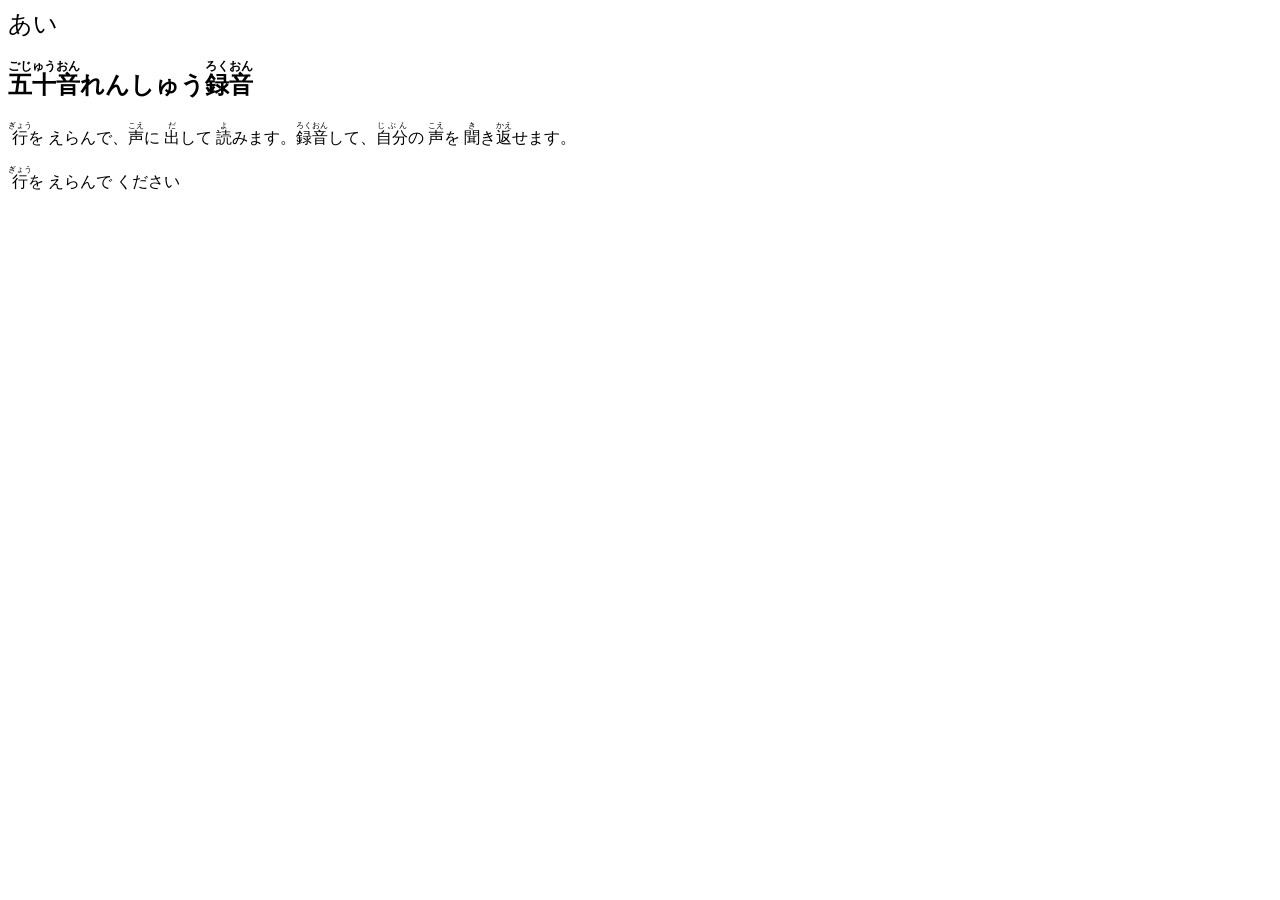
<file: newapps/standalone/gojuonrec.html>
<!DOCTYPE html>
<html lang="ja">
<head>
<meta charset="UTF-8">
<meta name="viewport" content="width=device-width, initial-scale=1, viewport-fit=cover">
<meta name="theme-color" content="#2d5b45">
<title>五十音れんしゅう（録音）｜グリーン・グリーン</title>
<link rel="preconnect" href="https://fonts.googleapis.com">
<link rel="preconnect" href="https://fonts.gstatic.com" crossorigin>
<link rel="stylesheet" href="https://fonts.googleapis.com/css2?family=BIZ+UDPGothic:wght@400;700&family=Zen+Maru+Gothic:wght@700;900&display=swap">
<style>
@@COMMON_CSS@@
/* ===== 五十音れんしゅう（録音） ===== */
.rows{display:grid;grid-template-columns:repeat(auto-fill,minmax(150px,1fr));gap:12px}
.rowbtn{position:relative;text-align:left;background:var(--card);border:2px solid var(--line);border-radius:20px;padding:12px 16px 10px;min-height:112px;box-shadow:0 4px 0 var(--line)}
.rowbtn:active{transform:translateY(3px);box-shadow:0 1px 0 var(--line)}
.rowbtn .nm{display:block;font-family:var(--font-display);font-weight:900;font-size:34px;line-height:1.3;color:var(--green)}
.rowbtn .ks{display:block;font-size:20px;letter-spacing:.16em;color:var(--muted);margin-top:4px}
.rowbtn .done{position:absolute;top:10px;right:10px;background:var(--ok);color:#fff;border-radius:999px;font-size:14px;font-weight:700;padding:1px 10px;line-height:1.8}
@media (hover:hover){.rowbtn:hover{border-color:var(--green)}}
.toggle{margin-top:18px;text-align:center}
.small-btn{min-height:48px;padding:0 18px;border-radius:999px;border:2px solid var(--line);background:var(--card);color:var(--green);font-weight:700;font-size:17px}
.r-head{display:flex;align-items:center;justify-content:space-between;gap:12px;margin-bottom:12px}
.r-name{font-family:var(--font-display);font-weight:900;font-size:34px;color:var(--green);line-height:1.4}
.kana{display:flex;justify-content:center;gap:clamp(6px,2vw,16px);margin:6px 0 22px}
.kana span{flex:1 1 0;max-width:150px;aspect-ratio:1/1.08;display:grid;place-items:center;background:var(--card);border:3px solid var(--green);border-radius:20px;font-size:clamp(48px,11vw,104px);font-weight:700;line-height:1}
.ctrl{display:flex;flex-wrap:wrap;justify-content:center;align-items:center;gap:24px}
.big{width:190px;height:190px;border-radius:50%;border:0;color:#fff;font-weight:900;font-size:26px;display:grid;place-items:center;line-height:1.35;text-align:center;font-family:var(--font-display)}
.big .ic{display:block;font-size:40px;line-height:1;margin-bottom:4px}
.big rt{color:#fff}
.big.rec{background:var(--ng);box-shadow:0 7px 0 #8f2416}
.big.stop{background:#8f2416;animation:recPulse 1.2s ease-in-out infinite}
.big.play{background:var(--green);box-shadow:0 7px 0 #1b3d2d}
.big.play.on{background:#1b3d2d}
.big:active:not(:disabled){transform:translateY(4px);box-shadow:0 2px 0 rgba(0,0,0,.25)}
.big:disabled{opacity:.45}
label.big{cursor:pointer;position:relative}
.vh{position:absolute;width:1px;height:1px;opacity:0;overflow:hidden;pointer-events:none}
@keyframes recPulse{0%,100%{box-shadow:0 0 0 0 rgba(192,57,43,.55)}50%{box-shadow:0 0 0 24px rgba(192,57,43,0)}}
@media (prefers-reduced-motion:reduce){.big.stop{animation:none;outline:8px solid rgba(192,57,43,.45)}}
.status{text-align:center;min-height:42px;font-size:22px;font-weight:700;margin:20px 0 4px;line-height:1.9}
.status.rec{color:var(--ng)} .status.ok{color:var(--ok)} .status.err{color:var(--ng);font-size:18px}
.count{text-align:center;color:var(--muted);margin:0 0 18px}
.nav{display:flex;justify-content:space-between;gap:12px;margin-top:8px}
.nav .btn{flex:1;max-width:260px;padding:0 12px}
.takes{background:var(--card);border:2px solid var(--line);border-radius:18px;padding:14px 16px;margin-top:22px}
.takes h2{font-family:var(--font-display);font-weight:900;font-size:21px;color:var(--green);margin-bottom:6px}
.take{display:grid;grid-template-columns:minmax(0,1fr) auto auto;align-items:center;gap:8px;padding:8px 0;border-top:1.5px solid var(--line)}
.take:first-of-type{border-top:0}
.take .when{font-variant-numeric:tabular-nums;line-height:1.7}
.take button{min-height:46px;padding:0 16px;border-radius:12px;font-weight:700;font-size:16px;border:2px solid var(--green);background:var(--card);color:var(--green)}
.take button.del{border-color:#d9b2ac;color:var(--ng)}
.take button.del.armed{background:var(--ng);border-color:var(--ng);color:#fff}
.note{color:var(--muted);font-size:15px;line-height:1.9;margin-top:16px}
@media (max-width:560px){
  .rows{grid-template-columns:repeat(2,1fr);gap:10px}
  .rowbtn{min-height:96px;padding:10px 12px}
  .rowbtn .nm{font-size:30px}
  .rowbtn .ks{font-size:16px;letter-spacing:.06em}
  .r-name{font-size:28px}
  .kana{gap:5px;margin-bottom:16px}
  .kana span{border-radius:14px;font-size:min(12.5vw,58px);aspect-ratio:1/1.15}
  .ctrl{gap:14px}
  .big{width:146px;height:146px;font-size:21px}
  .big .ic{font-size:32px}
  .status{font-size:19px}
  .take .when{font-size:15px}
  .take button{padding:0 10px}
}
</style>
</head>
<body>
<div id="app">
  <section id="home">
    <header class="t-head">
      <span class="t-leaf" aria-hidden="true" style="font-size:24px">あい</span>
      <h1 class="t-name"><ruby>五十音<rt>ごじゅうおん</rt></ruby>れんしゅう<span class="t-grade"><ruby>録音<rt>ろくおん</rt></ruby></span></h1>
    </header>
    <p class="t-lead"><ruby>行<rt>ぎょう</rt></ruby>を えらんで、<ruby>声<rt>こえ</rt></ruby>に <ruby>出<rt>だ</rt></ruby>して <ruby>読<rt>よ</rt></ruby>みます。<ruby>録音<rt>ろくおん</rt></ruby>して、<ruby>自分<rt>じぶん</rt></ruby>の <ruby>声<rt>こえ</rt></ruby>を <ruby>聞<rt>き</rt></ruby>き<ruby>返<rt>かえ</rt></ruby>せます。</p>
    <p class="sec"><ruby>行<rt>ぎょう</rt></ruby>を えらんで ください</p>
    <div class="rows" id="rows"></div>
    <div id="dakuBox" hidden><p class="sec"><ruby>濁音<rt>だくおん</rt></ruby>・<ruby>半濁音<rt>はんだくおん</rt></ruby></p><div class="rows" id="rowsD"></div></div>
    <p class="toggle"><button class="small-btn" id="dakuBtn" type="button"></button></p>
    <p class="note" id="storeNote"></p>
  </section>

  <section id="row" hidden>
    <div class="r-head">
      <span class="r-name" id="rName"></span>
      <button class="quit" id="toHome" type="button">← <ruby>行<rt>ぎょう</rt></ruby>を えらぶ</button>
    </div>
    <div class="kana" id="kana"></div>
    <div class="ctrl" id="ctrl"></div>
    <p class="status" id="status" role="status" aria-live="polite"></p>
    <p class="count" id="count"></p>
    <div class="nav">
      <button class="btn" id="prevBtn" type="button"></button>
      <button class="btn" id="nextBtn" type="button"></button>
    </div>
    <div class="takes" id="takes" hidden></div>
  </section>
</div>

<script>
'use strict';
@@REC@@
const ROWS = [
  { id:'a',  name:'あ行', k:['あ','い','う','え','お'] }, { id:'ka', name:'か行', k:['か','き','く','け','こ'] },
  { id:'sa', name:'さ行', k:['さ','し','す','せ','そ'] }, { id:'ta', name:'た行', k:['た','ち','つ','て','と'] },
  { id:'na', name:'な行', k:['な','に','ぬ','ね','の'] }, { id:'ha', name:'は行', k:['は','ひ','ふ','へ','ほ'] },
  { id:'ma', name:'ま行', k:['ま','み','む','め','も'] }, { id:'ya', name:'や行', k:['や','ゆ','よ'] },
  { id:'ra', name:'ら行', k:['ら','り','る','れ','ろ'] }, { id:'wa', name:'わ行', k:['わ','を','ん'] },
  { id:'ga', name:'が行', k:['が','ぎ','ぐ','げ','ご'], daku:true }, { id:'za', name:'ざ行', k:['ざ','じ','ず','ぜ','ぞ'], daku:true },
  { id:'da', name:'だ行', k:['だ','ぢ','づ','で','ど'], daku:true }, { id:'ba', name:'ば行', k:['ば','び','ぶ','べ','ぼ'], daku:true },
  { id:'pa', name:'ぱ行', k:['ぱ','ぴ','ぷ','ぺ','ぽ'], daku:true },
];
const KEEP = 30, MAX_SEC = 60, MAX_BYTES = 14 * 1024 * 1024;
/* 職員が「声も送る」にした人は、録った声をメニューに渡す（メニューが職員へ送る） */
/* 録った声はメニューに渡す（職員へ送るかは、メニューが「声も送る」の設定で決める） */
const $ = id => document.getElementById(id);
const R = s => String(s).replace(/([一-鿿々〆ヶ]+)\[([ぁ-ゖー]+)\]/g, '<ruby>$1<rt>$2</rt></ruby>');
const WHO = (typeof window.GG_USER === 'string' && /^[A-Za-z0-9_-]{1,20}$/.test(window.GG_USER)) ? window.GG_USER : '';
const lsGet = (k, d) => { try { const v = localStorage.getItem(k); return v == null ? d : JSON.parse(v); } catch (e) { return d; } };
const lsSet = (k, v) => { try { localStorage.setItem(k, JSON.stringify(v)); } catch (e) {} };
const DAKU_KEY = 'gg.gojuonrec.daku' + (WHO ? '.' + WHO : '');
const isToday = t => new Date(t).toDateString() === new Date().toDateString();
const z2 = n => String(n).padStart(2, '0');
const fmtWhen = t => { const d = new Date(t); return `${d.getMonth() + 1}/${d.getDate()}（${'日月火水木金土'[d.getDay()]}）${z2(d.getHours())}:${z2(d.getMinutes())}`; };
const fmtDur = s => { s = Math.max(0, Math.round(s || 0)); return s >= 60 ? Math.floor(s / 60) + '分' + z2(s % 60) + '秒' : s + '秒'; };

/* ---------- 保存（この端末の中：IndexedDB。使えないときは開いている間だけ） ---------- */
const DB = (() => {
  let db = null, mem = { meta: [], blob: new Map() };
  const open = () => new Promise(res => {
    try {
      const rq = indexedDB.open('gg-rec', 1);
      rq.onupgradeneeded = () => { const d = rq.result; d.createObjectStore('meta', { keyPath: 'id' }); d.createObjectStore('blob'); };
      rq.onsuccess = () => { db = rq.result; res(true); };
      rq.onerror = () => res(false);
      rq.onblocked = () => res(false);
    } catch (e) { res(false); }
  });
  const tx = (stores, mode) => db.transaction(stores, mode);
  const done = t => new Promise((res, rej) => { t.oncomplete = () => res(); t.onerror = () => rej(t.error); t.onabort = () => rej(t.error); });
  async function list() {
    if (!db) return mem.meta.slice();
    return new Promise(res => { const r = tx(['meta'], 'readonly').objectStore('meta').getAll(); r.onsuccess = () => res(r.result || []); r.onerror = () => res([]); });
  }
  async function add(meta, blob) {
    if (!db) { mem.meta.push(meta); mem.blob.set(meta.id, blob); return; }
    const t = tx(['meta', 'blob'], 'readwrite'); t.objectStore('meta').put(meta); t.objectStore('blob').put(blob, meta.id); await done(t);
  }
  async function blob(id) {
    if (!db) return mem.blob.get(id) || null;
    return new Promise(res => { const r = tx(['blob'], 'readonly').objectStore('blob').get(id); r.onsuccess = () => res(r.result || null); r.onerror = () => res(null); });
  }
  async function del(ids) {
    if (!ids.length) return;
    if (!db) { mem.meta = mem.meta.filter(m => !ids.includes(m.id)); ids.forEach(i => mem.blob.delete(i)); return; }
    const t = tx(['meta', 'blob'], 'readwrite'); ids.forEach(i => { t.objectStore('meta').delete(i); t.objectStore('blob').delete(i); }); await done(t);
  }
  return { open, list, add, blob, del, get ok() { return !!db; } };
})();

/* ---------- 状態 ---------- */
const S = { recs: [], rowId: 'a', daku: !!lsGet(DAKU_KEY, false), busy: false, playing: '', armed: '' };
const row = id => ROWS.find(r => r.id === id);
/* 職員が決めた行（宿題のお題）だけを出す */
const MYROWS = (f => (f && Array.isArray(f.topics) ? ROWS.filter(r => f.topics.map(String).includes(r.id)) : []))(window.GG_FIX);
const visible = () => MYROWS.length ? MYROWS : ROWS.filter(r => S.daku || !r.daku);
const recsOf = rid => S.recs.filter(r => r.row === rid).sort((a, b) => b.at - a.at);
async function reload() { S.recs = (await DB.list()).filter(r => (r.user || '') === WHO && row(r.row)); }

/* ---------- 再生 ---------- */
let audio = null, audioUrl = '';
function stopPlay() { if (audio) { try { audio.pause(); } catch (e) {} audio = null; } if (audioUrl) { URL.revokeObjectURL(audioUrl); audioUrl = ''; } S.playing = ''; }
async function play(id) {
  const was = S.playing; stopPlay();
  if (was === id) { renderRow(); return; }
  const b = await DB.blob(id);
  if (!b) { setStatus('err', 'この録音は 読みこめませんでした。'); return; }
  audioUrl = URL.createObjectURL(b);
  audio = new Audio(audioUrl); S.playing = id;
  audio.onended = () => { stopPlay(); renderRow(); };
  audio.onerror = () => { stopPlay(); setStatus('err', 'この録音は、この端末では 再生できませんでした。'); renderRow(); };
  renderRow();
  try { await audio.play(); } catch (e) { stopPlay(); setStatus('err', 'もう一度「聞く」を 押して ください。'); renderRow(); }
}

/* ---------- 録音 ---------- */
function setStatus(kind, html) { const s = $('status'); s.className = 'status' + (kind ? ' ' + kind : ''); s.innerHTML = R(html || ''); }
async function save(blob, dur, mime) {
  if (!blob || !blob.size) { setStatus('err', '録音[ろくおん]が 空[から]でした。もう一度[いちど] どうぞ。'); return; }
  if (blob.size > MAX_BYTES) { setStatus('err', '録音[ろくおん]が 長[なが]すぎます。短[みじか]く 録[と]り直[なお]して ください。'); return; }
  const r = row(S.rowId);
  const meta = { id: Date.now().toString(36) + Math.random().toString(36).slice(2, 7), user: WHO, row: r.id, at: Date.now(), dur: dur || 0, mime: mime || blob.type || 'audio/webm' };
  try {
    await DB.add(meta, blob);
    await reload();
    const old = recsOf(r.id).slice(KEEP).map(x => x.id);
    if (old.length) { await DB.del(old); await reload(); }
    setStatus('ok', '保存[ほぞん]しました ✓　「聞[き]く」で 聞[き]けます');
    /* 職員へは「練習した」記録だけ（声は送らない） */
    try { window.parent.postMessage({ gg: 'result', typeName: r.name, levelName: '録音', score: 1, max: 0, marks: '', items: [r.k.join('')], sec: Math.round(dur || 0) }, '*'); } catch (e) {}
    { try { window.parent.postMessage({ gg: 'audio', blob, mime: meta.mime, dur: dur || 0, label: r.name + '（' + r.k.join('') + '）' }, '*'); } catch (e) {} }
  } catch (e) {
    setStatus('err', '保存[ほぞん]できませんでした（端末[たんまつ]の 空[あ]きが 少[すく]ない かも しれません）。');
  }
}
function durOf(file) {
  return new Promise(res => {
    const u = URL.createObjectURL(file), a = new Audio();
    const end = v => { clearTimeout(t); URL.revokeObjectURL(u); res(isFinite(v) && v > 0 ? v : 0); };
    const t = setTimeout(() => end(0), 3000);
    a.preload = 'metadata'; a.onloadedmetadata = () => end(a.duration); a.onerror = () => end(0); a.src = u;
  });
}
async function toggleRec() {
  if (S.busy) return;
  if (REC.busy()) { REC.stop(); return; }
  stopPlay();
  const ok = await REC.start({
    max: MAX_SEC,
    onTick: s => { setStatus('rec', `録音中[ろくおんちゅう]… <b>${s}</b>秒[びょう]　読[よ]み おわったら「とめる」`); },
    onDone: async t => {
      document.body.dataset.rec = ''; S.busy = true; renderRow();
      if (t) { try { URL.revokeObjectURL(t.url); } catch (e) {} await save(t.blob, t.dur, t.mime); }
      else setStatus('err', '音[おと]が 録[と]れませんでした。もう一度[いちど] どうぞ。');
      S.busy = false; renderRow();
    },
    onError: code => { document.body.dataset.rec = ''; setStatus('err', REC_ERR[code] || REC_ERR.unsupported); renderRow(true); },
  });
  if (ok) { document.body.dataset.rec = '1'; renderRow(); }
}

/* ---------- 画面 ---------- */
function rowBtn(r) {
  const today = recsOf(r.id).some(x => isToday(x.at));
  return `<button class="rowbtn" type="button" data-row="${r.id}"><span class="nm">${r.name}</span><span class="ks">${r.k.join('')}</span>${today ? '<span class="done">今日 ✓</span>' : ''}</button>`;
}
function renderHome() {
  const base = MYROWS.length ? MYROWS : ROWS;
  $('rows').innerHTML = base.filter(r => !r.daku).map(rowBtn).join('');
  $('rowsD').innerHTML = base.filter(r => r.daku).map(rowBtn).join('');
  $('dakuBox').hidden = MYROWS.length ? !MYROWS.some(r => r.daku) : !S.daku;
  $('dakuBtn').hidden = !!MYROWS.length;
  $('dakuBtn').innerHTML = S.daku ? R('濁音[だくおん]・半濁音[はんだくおん]を かくす') : R('濁音[だくおん]・半濁音[はんだくおん]も 出[だ]す');
  $('storeNote').innerHTML = DB.ok ? '録音は 1つの行につき 新しい30回分まで この端末に残ります。' : 'この端末では録音を残せないため、この画面を閉じると録音は消えます。';
}
let fileFallback = !REC.can;
function renderRow(fromError) {
  if (fromError === true) fileFallback = true;
  const r = row(S.rowId), list = recsOf(r.id), last = list[0];
  const vr = visible(), i = vr.findIndex(x => x.id === r.id), prev = vr[i - 1], next = vr[i + 1];
  const recording = REC.busy(), lock = recording || S.busy;
  $('rName').textContent = r.name;
  $('kana').innerHTML = r.k.map(k => `<span>${k}</span>`).join('');
  $('kana').setAttribute('aria-label', r.k.join(' '));
  const recBtn = S.busy ? `<button class="big rec" type="button" disabled><span>${R('保存中[ほぞんちゅう]…')}</span></button>`
    : !fileFallback ? `<button class="big ${recording ? 'stop' : 'rec'}" type="button" id="recBtn"><span><span class="ic" aria-hidden="true">${recording ? '■' : '●'}</span>${recording ? 'とめる' : R('録音[ろくおん]する')}</span></button>`
    : `<label class="big rec"><span><span class="ic" aria-hidden="true">●</span>${R('録音[ろくおん]する')}</span><input class="vh" type="file" accept="audio/*" capture id="recFile"></label>`;
  const playBtn = last ? `<button class="big play${S.playing === last.id ? ' on' : ''}" type="button" data-play="${last.id}" ${lock ? 'disabled' : ''}><span><span class="ic" aria-hidden="true">${S.playing === last.id ? '■' : '▶'}</span>${S.playing === last.id ? 'とめる' : R('聞[き]く')}</span></button>` : '';
  $('ctrl').innerHTML = recBtn + playBtn;
  const today = list.filter(x => isToday(x.at)).length;
  $('count').innerHTML = R(`今日[きょう]の 録音[ろくおん] ${today}回[かい]　／　ぜんぶで ${list.length}回[かい]`);
  $('prevBtn').innerHTML = '← ' + (prev ? prev.name : R('前[まえ]の 行[ぎょう]')); $('prevBtn').disabled = !prev || lock; $('prevBtn').dataset.row = prev ? prev.id : '';
  $('nextBtn').innerHTML = (next ? next.name : R('次[つぎ]の 行[ぎょう]')) + ' →'; $('nextBtn').disabled = !next || lock; $('nextBtn').dataset.row = next ? next.id : '';
  $('toHome').disabled = lock;
  const t = $('takes');
  t.hidden = !list.length;
  t.innerHTML = list.length ? `<h2>${R('この 行[ぎょう]の 録音[ろくおん]')}</h2>` + list.slice(0, 10).map((x, n) => `<div class="take">
      <span class="when"><b>${list.length - n}${R('回目[かいめ]')}</b>　${fmtWhen(x.at)}（${fmtDur(x.dur)}）</span>
      <button type="button" data-play="${x.id}" ${lock ? 'disabled' : ''}>${S.playing === x.id ? '■ とめる' : '▶ ' + R('聞[き]く')}</button>
      <button type="button" class="del${S.armed === x.id ? ' armed' : ''}" data-del="${x.id}" ${lock ? 'disabled' : ''}>${S.armed === x.id ? R('本当[ほんとう]に 消[け]す') : R('消[け]す')}</button></div>`).join('') : '';
}
function openRow(id) { if (!row(id)) return; stopPlay(); S.rowId = id; S.armed = ''; setStatus('', ''); $('home').hidden = true; $('row').hidden = false; renderRow(); window.scrollTo(0, 0); }
function goHome() { stopPlay(); S.armed = ''; $('row').hidden = true; $('home').hidden = false; renderHome(); window.scrollTo(0, 0); }

document.addEventListener('click', async e => {
  const rb = e.target.closest('.rowbtn'); if (rb) { openRow(rb.dataset.row); return; }
  if (e.target.closest('#dakuBtn')) { S.daku = !S.daku; lsSet(DAKU_KEY, S.daku); renderHome(); return; }
  if (e.target.closest('#toHome')) { if (!REC.busy() && !S.busy) goHome(); return; }
  const nv = e.target.closest('#prevBtn, #nextBtn'); if (nv) { if (nv.dataset.row) openRow(nv.dataset.row); return; }
  if (e.target.closest('#recBtn')) { toggleRec(); return; }
  const pb = e.target.closest('[data-play]'); if (pb && !pb.disabled) { play(pb.dataset.play); return; }
  const db = e.target.closest('[data-del]');
  if (db && !db.disabled) {
    const id = db.dataset.del;
    if (S.armed !== id) { S.armed = id; renderRow(); return; }
    if (S.playing === id) stopPlay();
    S.armed = ''; await DB.del([id]); await reload(); renderRow();
  }
});
document.addEventListener('change', async e => {
  const el = e.target.closest('#recFile'); if (!el || !el.files[0]) return;
  const f = el.files[0]; el.value = '';
  S.busy = true; renderRow();
  await save(f, await durOf(f), (f.type || '').split(';')[0] || 'audio/mp4');
  S.busy = false; renderRow();
});

(async function () {
  await DB.open();
  await reload();
  renderHome();
})();
</script>
</body>
</html>
</file>
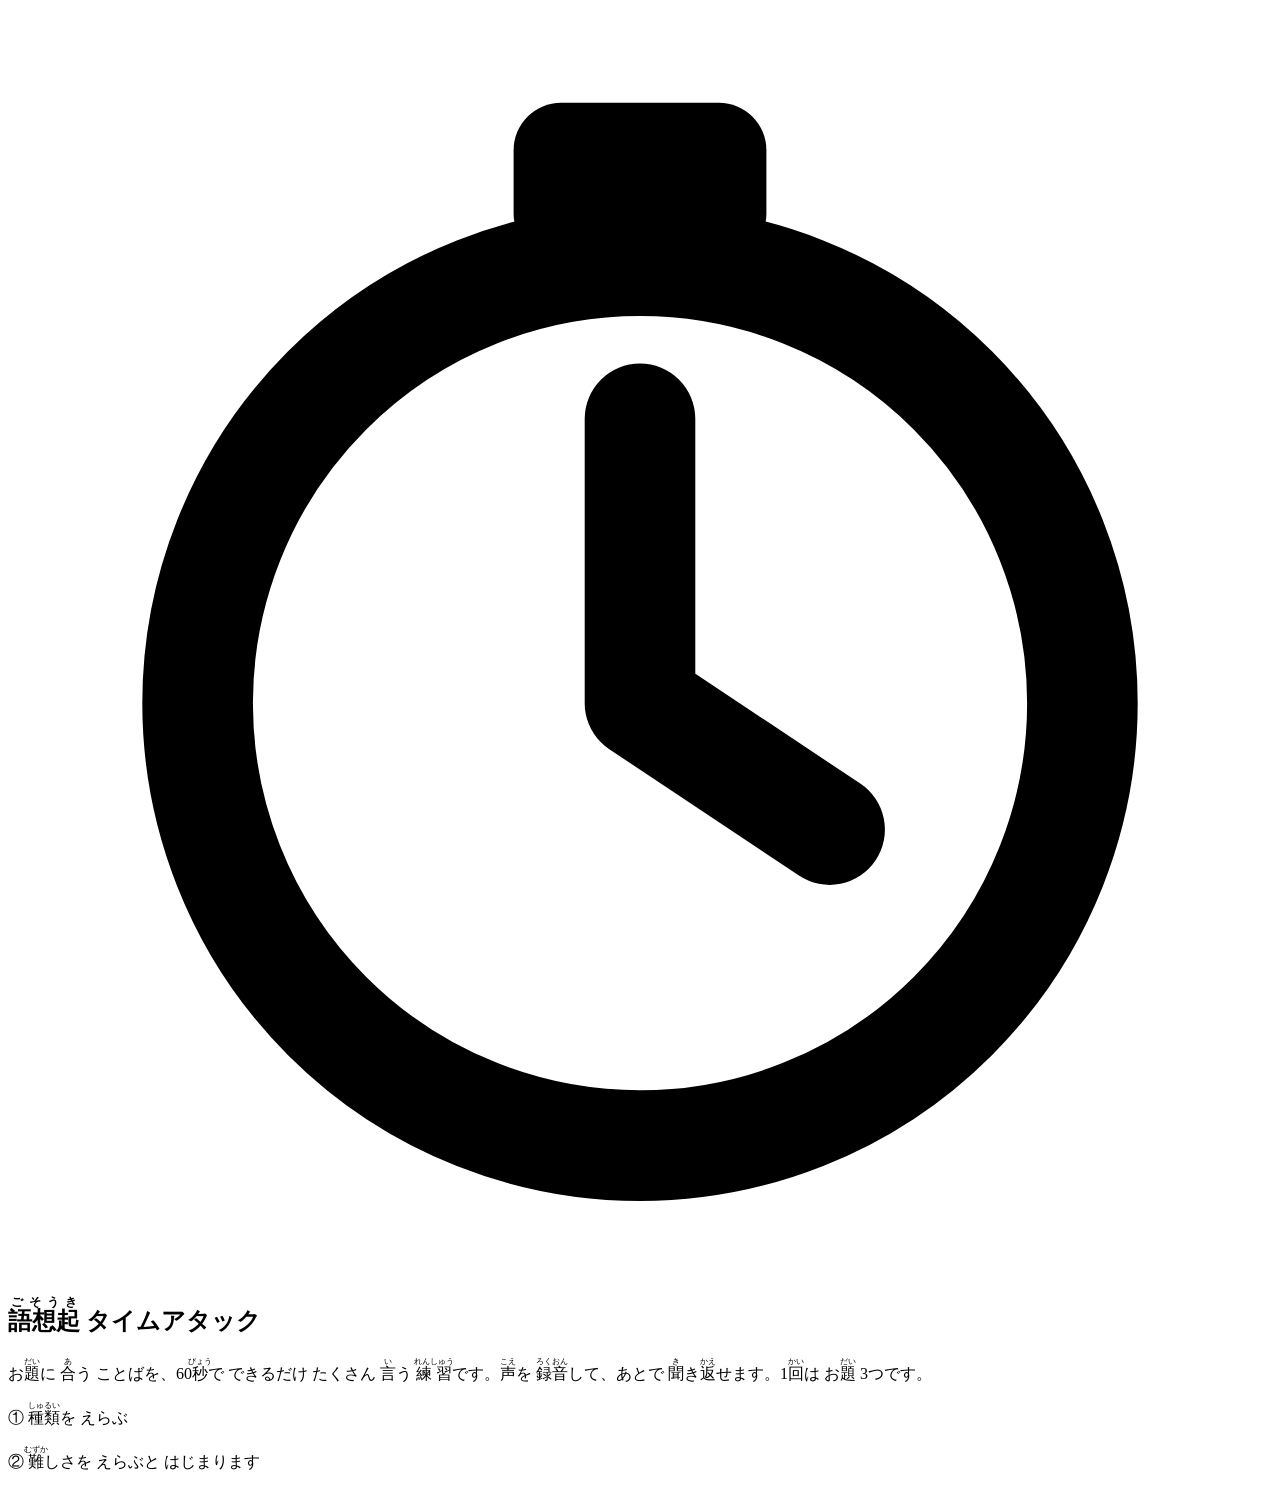
<file: newapps/standalone/goso.html>
<!DOCTYPE html>
<html lang="ja">
<head>
<meta charset="UTF-8">
<meta name="viewport" content="width=device-width, initial-scale=1, viewport-fit=cover">
<meta name="theme-color" content="#2d5b45">
<title>語想起タイムアタック｜グリーン・グリーン</title>
<link rel="preconnect" href="https://fonts.googleapis.com">
<link rel="preconnect" href="https://fonts.gstatic.com" crossorigin>
<link rel="stylesheet" href="https://fonts.googleapis.com/css2?family=BIZ+UDPGothic:wght@400;700&family=Zen+Maru+Gothic:wght@700;900&display=swap">
<style>
@@COMMON_CSS@@
/* ===== 語想起タイムアタック ===== */
.odai{display:grid;justify-items:center;gap:6px;padding:16px 12px 18px}
.odai-kind{font-size:15px;font-weight:700;color:#fff;background:var(--green);border-radius:999px;padding:0 14px;line-height:2}
.odai-word{font-family:var(--font-display);font-weight:900;font-size:clamp(40px,11vw,64px);line-height:1.4;color:var(--ink)}
.odai-word .kana{display:inline-grid;place-items:center;min-width:1.4em;border:4px solid var(--green);border-radius:18px;padding:0 .15em;background:#fff;margin-right:.1em}
.odai-ins{font-size:19px;font-weight:700;line-height:1.9;text-align:center}
.odai-ex{font-size:15px;color:var(--muted);font-weight:700}
.speak{min-height:40px;padding:0 12px;border-radius:10px;border:2px solid var(--line);background:var(--card);font-weight:700;font-size:15px;color:var(--green);line-height:1.6}
.clock{position:relative;width:200px;height:200px;margin:14px auto 6px}
.clock svg{width:100%;height:100%;transform:rotate(-90deg)}
.clock .bg{fill:none;stroke:#e0e8dc;stroke-width:14}
.clock .fg{fill:none;stroke:var(--leaf);stroke-width:14;stroke-linecap:round;transition:stroke-dashoffset .2s linear,stroke .3s}
.clock.hot .fg{stroke:var(--ng)}
.clock .sec{position:absolute;inset:0;display:grid;place-items:center;align-content:center;font-family:var(--font-display);font-weight:900;color:var(--green);line-height:1}
.clock .sec b{font-size:68px;font-variant-numeric:tabular-nums}
.clock .sec small{font-size:17px;margin-top:4px;color:var(--muted)}
.clock.hot .sec{color:var(--ng)}
.cd{position:fixed;inset:0;display:grid;place-items:center;pointer-events:none;z-index:30}
.cd span{font-family:var(--font-display);font-weight:900;font-size:min(60vw,50vh,320px);line-height:1;color:var(--green);text-shadow:0 0 18px #fff,0 0 4px #fff;animation:cdPop .8s ease-out both}
@keyframes cdPop{0%{transform:scale(1.5);opacity:0}30%{transform:scale(1);opacity:1}100%{transform:scale(.95);opacity:.9}}
.go-btn{display:block;margin:10px auto 0;min-height:84px;min-width:260px;padding:0 34px;border-radius:999px;border:0;background:var(--green);color:#fff;font-family:var(--font-display);font-weight:900;font-size:30px;box-shadow:0 6px 0 #1b3d2d}
.go-btn rt{color:#fff}
.go-btn:active{transform:translateY(4px);box-shadow:0 2px 0 #1b3d2d}
.counter{display:grid;justify-items:center;gap:14px;margin-top:10px}
.run-msg{font-family:var(--font-display);font-weight:900;font-size:22px;color:var(--green);text-align:center;line-height:1.9}
.stop-early{min-height:52px;padding:0 20px;border-radius:14px;border:2px solid #b9c2bc;background:#f1f3f1;color:#4f5a53;font-weight:700;font-size:17px}
.rec-state{text-align:center;font-weight:700;color:var(--muted);font-size:16px;min-height:1.6em}
.rec-dot{display:inline-block;width:12px;height:12px;border-radius:50%;background:var(--ng);margin-right:6px;vertical-align:middle;animation:blink 1s infinite}
@keyframes blink{50%{opacity:.25}}
.done-box{display:grid;justify-items:center;gap:10px;margin-top:6px}
.done-msg{font-family:var(--font-display);font-weight:900;font-size:28px;color:var(--green)}
.play-btn{min-height:62px;padding:0 24px;border-radius:999px;border:0;background:var(--green);color:#fff;font-weight:900;font-size:20px;box-shadow:0 5px 0 #1b3d2d}
.play-btn rt{color:#fff}
.small-note{font-size:15px;color:var(--muted);text-align:center;line-height:1.8}
.r-done{font-size:22px;font-weight:700;line-height:2}
.r-list{display:grid;gap:8px;width:100%;max-width:440px}
.r-row{display:grid;grid-template-columns:minmax(0,1fr) auto auto;align-items:center;gap:10px;border:2px solid var(--line);border-radius:14px;padding:8px 12px;text-align:left}
.r-row .w{font-weight:700;font-size:18px}
.r-row button{min-height:44px;padding:0 12px;border-radius:10px;border:2px solid var(--green);background:#fff;color:var(--green);font-weight:700}
@media (prefers-reduced-motion:reduce){.cd span,.rec-dot{animation:none}}
@media (max-width:560px){
  .clock{width:164px;height:164px}
  .clock .sec b{font-size:54px}
  .odai-ins{font-size:17px}
}
</style>
</head>
<body>
<div id="app">
  <!-- はじめの画面 -->
  <section id="title">
    <header class="t-head">
      <span class="t-leaf" aria-hidden="true"><svg viewBox="0 0 40 40"><circle cx="20" cy="22" r="14" fill="none" stroke="currentColor" stroke-width="3.5"/><path d="M20 22V13M20 22l6 4" stroke="currentColor" stroke-width="3.5" stroke-linecap="round"/><rect x="16" y="3" width="8" height="5" rx="1.5" fill="currentColor"/></svg></span>
      <h1 class="t-name"><ruby>語想起<rt>ごそうき</rt></ruby> タイムアタック</h1>
    </header>
    <p class="t-lead">お<ruby>題<rt>だい</rt></ruby>に <ruby>合<rt>あ</rt></ruby>う ことばを、60<ruby>秒<rt>びょう</rt></ruby>で できるだけ たくさん <ruby>言<rt>い</rt></ruby>う <ruby>練習<rt>れんしゅう</rt></ruby>です。<ruby>声<rt>こえ</rt></ruby>を <ruby>録音<rt>ろくおん</rt></ruby>して、あとで <ruby>聞<rt>き</rt></ruby>き<ruby>返<rt>かえ</rt></ruby>せます。1<ruby>回<rt>かい</rt></ruby>は お<ruby>題<rt>だい</rt></ruby> 3つです。</p>
    <p class="sec">① <ruby>種類<rt>しゅるい</rt></ruby>を えらぶ</p>
    <div class="types" id="types"></div>
    <p class="sec">② <ruby>難<rt>むずか</rt></ruby>しさを えらぶと はじまります</p>
    <div class="levels" id="levels"></div>
  </section>

  <!-- お題の画面 -->
  <section id="play" hidden>
    <div class="q-top">
      <button class="quit" id="quit" type="button">← やめる</button>
      <div class="bar" aria-hidden="true"><i id="bar"></i></div>
      <span class="qno" id="qno">1 / 3</span>
    </div>
    <div class="stage odai" id="odai"></div>
    <div class="clock" id="clock" aria-hidden="true">
      <svg viewBox="0 0 120 120"><circle class="bg" cx="60" cy="60" r="52"/><circle class="fg" id="ring" cx="60" cy="60" r="52"/></svg>
      <div class="sec"><b id="secN">60</b><small><ruby>秒<rt>びょう</rt></ruby></small></div>
    </div>
    <p class="rec-state" id="recState" aria-live="polite"></p>
    <div id="ready"><button class="go-btn" id="goBtn" type="button">スタート</button></div>
    <div class="counter" id="counter" hidden>
      <p class="run-msg"><ruby>思<rt>おも</rt></ruby>いつく ことばを どんどん <ruby>言<rt>い</rt></ruby>って ください</p>
      <button class="stop-early" id="stopEarly" type="button">もう <ruby>思<rt>おも</rt></ruby>いつかない（おわる）</button>
    </div>
    <div class="done-box" id="doneBox" hidden>
      <p class="done-msg" id="doneMsg"></p>
      <button class="play-btn" id="playBtn" type="button" hidden>▶ <ruby>自分<rt>じぶん</rt></ruby>の <ruby>声<rt>こえ</rt></ruby>を <ruby>聞<rt>き</rt></ruby>く</button>
      <div class="next-wrap"><button class="next" id="next" type="button"></button></div>
    </div>
  </section>

  <!-- 結果の画面 -->
  <section id="result" hidden>
    <div class="result">
      <div class="r-stamp" id="rStamp" aria-hidden="true">💮</div>
      <h2 class="r-title">おわりました</h2>
      <p class="r-meta" id="rMeta"></p>
      <p class="r-done">お<ruby>題<rt>だい</rt></ruby> <span id="rTotal">3</span>つ、よく がんばりました！</p>
      <div class="r-list" id="rList"></div>
      <p class="r-praise" id="rPraise"></p>
      <div class="r-btns">
        <button class="btn primary" id="again" type="button">もう<ruby>一度<rt>いちど</rt></ruby>（べつの お<ruby>題<rt>だい</rt></ruby>）</button>
        <button class="btn" id="home" type="button"><ruby>種類<rt>しゅるい</rt></ruby>・<ruby>難<rt>むずか</rt></ruby>しさを えらぶ</button>
      </div>
    </div>
  </section>
</div>

<div class="cd" id="cd" hidden aria-hidden="true"><span></span></div>

<div class="scrim" id="quitScrim" hidden>
  <div class="dialog" role="dialog" aria-modal="true" aria-labelledby="quitTitle">
    <h2 id="quitTitle"><ruby>練習<rt>れんしゅう</rt></ruby>を やめますか？</h2>
    <p>いまの 1<ruby>回<rt>かい</rt></ruby>は ここで おわります。</p>
    <div class="r-btns">
      <button class="btn primary" id="leave" type="button">やめる</button>
      <button class="btn" id="stay" type="button">つづける</button>
    </div>
  </div>
</div>

<script>
'use strict';
@@REC@@
const $ = id => document.getElementById(id);
const R = s => String(s).replace(/([一-鿿々〆ヶ]+)\[([ぁ-ゖー]+)\]/g, '<ruby>$1<rt>$2</rt></ruby>');
const P = s => String(s).replace(/\[[ぁ-ゖー]+\]/g, '');
const shuffle = a => { const b = a.slice(); for (let i = b.length - 1; i > 0; i--) { const j = Math.floor(Math.random() * (i + 1)); [b[i], b[j]] = [b[j], b[i]]; } return b; };
const SEC = 60, N = 1;   // 1回に出す お題の数（ふつうは 1つ。職員が「お題の数」を決めたときは その数）

/* ===== お題 =====
   カテゴリ：簡単＝よく使う 仲間、普通＝少し せまい 仲間、難しい＝ようす（色・形 など）で あつめる 仲間
   語頭音：簡単＝その音で はじまる ことばが 多い音、普通＝ふつう、難しい＝少ない音（人や 場所の 名前は 入れない） */
const CATS = {
  easy: [ ['動物[どうぶつ]', 'いぬ'], ['果物[くだもの]', 'りんご'], ['野菜[やさい]', 'だいこん'], ['食[た]べ物[もの]', 'ごはん'], ['乗[の]り物[もの]', 'バス'],
          ['色[いろ]', 'あか'], ['体[からだ]の 部分[ぶぶん]', 'て'], ['花[はな]', 'さくら'], ['飲[の]み物[もの]', 'おちゃ'], ['魚[さかな]', 'さけ'], ['鳥[とり]', 'すずめ'], ['家族[かぞく]の 呼[よ]び方[かた]', 'おかあさん'] ],
  normal: [ ['台所[だいどころ]に ある もの', 'なべ'], ['着[き]る もの', 'シャツ'], ['文房具[ぶんぼうぐ]', 'えんぴつ'], ['楽器[がっき]', 'ピアノ'], ['スポーツ', 'やきゅう'], ['家具[かぐ]', 'つくえ'],
            ['虫[むし]', 'ちょう'], ['海[うみ]に いる 生[い]き物[もの]', 'たこ'], ['お店[みせ]の 種類[しゅるい]', 'パンや'], ['仕事[しごと]（職業[しょくぎょう]）', 'いしゃ'], ['料理[りょうり]の 名前[なまえ]', 'カレー'], ['天気[てんき]の ことば', 'はれ'] ],
  hard: [ ['赤[あか]い もの', ''], ['丸[まる]い もの', ''], ['冷[つめ]たい もの', ''], ['甘[あま]い もの', ''], ['電気[でんき]で 動[うご]く もの', ''], ['学校[がっこう]に ある もの', ''],
          ['病院[びょういん]に ある もの', ''], ['木[き]で できて いる もの', ''], ['空[そら]を 飛[と]ぶ もの', ''], ['春[はる]に 関係[かんけい]する もの', ''], ['お祝[いわ]いに 関係[かんけい]する もの', ''], ['四角[しかく]い もの', ''] ],
};
const ONSETS = {
  easy: ['か', 'さ', 'た', 'は', 'ま', 'あ', 'こ', 'し', 'と', 'き'],
  normal: ['い', 'う', 'お', 'く', 'け', 'せ', 'そ', 'つ', 'な', 'に', 'の', 'ひ', 'ふ', 'ほ', 'み', 'も', 'や', 'り', 'わ'],
  hard: ['ぬ', 'へ', 'る', 'ろ', 'ゆ', 'よ', 'れ', 'ね', 'む', 'め', 'え', 'ら'],
};
const TYPES = [ { key:'cat', name:'カテゴリ（動物[どうぶつ]・果物[くだもの] など）' }, { key:'onset', name:'語頭音[ごとうおん]（「か」で はじまる ことば など）' } ];
const LEVELS = [ { key:'easy', name:'簡単[かんたん]', stars:1 }, { key:'normal', name:'普通[ふつう]', stars:2 }, { key:'hard', name:'難[むずか]しい', stars:3 } ];
const DESC = {
  cat: { easy:'よく 使[つか]う 仲間[なかま]（動物[どうぶつ]・果物[くだもの] など）・例[れい]つき', normal:'少[すこ]し せまい 仲間[なかま]（台所[だいどころ]に ある もの など）', hard:'ようすで あつめる（赤[あか]い もの・丸[まる]い もの など）' },
  onset: { easy:'ことばが 多[おお]い 音[おと]（か・さ・た など）', normal:'ふつうの 音[おと]（い・う・な など）', hard:'ことばが 少[すく]ない 音[おと]（ぬ・へ・る など）' },
};
const odaiText = o => o.type === 'cat' ? P(o.w) : '「' + o.w + '」で はじまる ことば';

/* ===== 記録・設定 ===== */
const WHO = (typeof window.GG_USER === 'string' && /^[A-Za-z0-9_-]{1,20}$/.test(window.GG_USER)) ? window.GG_USER : '';
const store = {
  get(k, d) { try { const v = localStorage.getItem(k); return v == null ? d : JSON.parse(v); } catch (e) { return d; } },
  set(k, v) { try { localStorage.setItem(k, JSON.stringify(v)); } catch (e) {} },
};
const FIX = (() => { const f = window.GG_FIX; if (!f || !LEVELS.some(l => l.key === f.lv)) return null; return { lv: f.lv, type: TYPES.some(t => t.key === f.type) ? f.type : null }; })();
/* 職員が決めた お題（「cat:魚」「onset:か」）と お題の数 */
const GGF = window.GG_FIX && typeof window.GG_FIX === 'object' ? window.GG_FIX : {};
const MY = (Array.isArray(GGF.topics) ? GGF.topics : []).map(String).map(t => { const m = /^(cat|onset):(.+)$/.exec(t); return m ? { type: m[1], w: m[2] } : null; }).filter(Boolean);
const NFIX = (n => n >= 1 && n <= 8 ? n : 0)(Math.floor(Number(GGF.n)));
let curType = (FIX && FIX.type) || (MY.length && MY[0].type) || store.get('gg.goso.type', 'cat');
if (!TYPES.some(t => t.key === curType)) curType = 'cat';

/* ===== 音（はじめと おわりの 合図） ===== */
let actx = null;
function beep(freq, dur, when) {
  try {
    actx = actx || new (window.AudioContext || window.webkitAudioContext)();
    if (actx.state === 'suspended') actx.resume();
    const t = actx.currentTime + (when || 0), o = actx.createOscillator(), g = actx.createGain();
    o.type = 'sine'; o.frequency.value = freq; g.gain.setValueAtTime(0.0001, t); g.gain.exponentialRampToValueAtTime(0.25, t + 0.02); g.gain.exponentialRampToValueAtTime(0.0001, t + dur);
    o.connect(g); g.connect(actx.destination); o.start(t); o.stop(t + dur + 0.05);
  } catch (e) {}
}
function speakJa(text) {
  try { if (!('speechSynthesis' in window)) return; window.speechSynthesis.cancel(); const u = new SpeechSynthesisUtterance(text); u.lang = 'ja-JP'; u.rate = 0.85; window.speechSynthesis.speak(u); } catch (e) {}
}
let wake = null;
async function keepAwake(on) { try { if (on && !wake && navigator.wakeLock) wake = await navigator.wakeLock.request('screen'); else if (!on && wake) { await wake.release(); wake = null; } } catch (e) { wake = null; } }

/* ===== 状態 ===== */
let G = null, tick = 0, player = null;
function stopPlay() { if (player) { try { player.pause(); } catch (e) {} player = null; } }
function stopAll() { stopPlay(); try { window.speechSynthesis && window.speechSynthesis.cancel(); } catch (e) {} }
function show(id) { ['title', 'play', 'result'].forEach(s => { $(s).hidden = s !== id; }); window.scrollTo(0, 0); }

function renderTitle() {
  $('types').innerHTML = TYPES.map(t => `<button class="type" type="button" data-type="${t.key}" aria-pressed="${t.key === curType}">${R(t.name)}</button>`).join('');
  $('levels').innerHTML = LEVELS.map(l => {
    return `<button class="level" type="button" data-lv="${l.key}">
      <span class="lv-name">${R(l.name)}</span>
      <span class="lv-info"><span class="lv-stars">${'★'.repeat(l.stars)}<span>${'★'.repeat(3 - l.stars)}</span></span>
        <span class="lv-desc">${R(DESC[curType][l.key])}</span></span>
      <span class="lv-go" aria-hidden="true"><svg viewBox="0 0 24 24"><path d="M9 5l7 7-7 7" fill="none" stroke="currentColor" stroke-width="3" stroke-linecap="round" stroke-linejoin="round"/></svg></span>
    </button>`;
  }).join('');
}

function fillToN(list, n) { let out = []; while (out.length < n && list.length) out = out.concat(shuffle(list)); return out.slice(0, n); }
function startSet(lv) {
  const all = curType === 'cat' ? [].concat(...['easy', 'normal', 'hard'].map(l => CATS[l])).map(c => ({ type: 'cat', w: c[0], ex: c[1] })) : [];
  const mine = MY.filter(o => o.type === curType).map(o => curType === 'cat' ? all.find(c => P(c.w) === o.w) : { type: 'onset', w: o.w }).filter(Boolean);
  const pool = mine.length ? mine : curType === 'cat' ? CATS[lv].map(c => ({ type: 'cat', w: c[0], ex: c[1] })) : ONSETS[lv].map(k => ({ type: 'onset', w: k }));
  const n = NFIX || N;
  G = { type: curType, lv, items: (mine.length ? fillToN(mine, n) : shuffle(pool).slice(0, n)), i: 0, takes: [], t0: Date.now() };
  show('play'); renderOdai();
}

function renderOdai() {
  const o = G.items[G.i];
  stopAll(); clearInterval(tick);
  G.phase = 'ready';
  $('qno').textContent = (G.i + 1) + ' / ' + G.items.length;
  $('bar').style.width = (G.i / G.items.length * 100) + '%';
  $('odai').innerHTML = o.type === 'cat'
    ? `<span class="odai-kind">カテゴリ</span><p class="odai-word">${R(o.w)}</p>
       <p class="odai-ins">${R(o.w + 'の 仲間[なかま]を、できるだけ たくさん 言[い]って ください')}</p>${o.ex && G.lv === 'easy' ? `<p class="odai-ex">${R('例[れい]')}：${o.ex}</p>` : ''}
       <button class="speak" id="speakBtn" type="button"><span class="emo" aria-hidden="true">🔊</span> <ruby>聞<rt>き</rt></ruby>く</button>`
    : `<span class="odai-kind"><ruby>語頭音<rt>ごとうおん</rt></ruby></span><p class="odai-word"><span class="kana">${o.w}</span>で はじまる ことば</p>
       <p class="odai-ins">${R('「' + o.w + '」で はじまる ことばを、できるだけ たくさん 言[い]って ください')}</p><p class="odai-ex">${R('人[ひと]や 場所[ばしょ]の 名前[なまえ]は 入[い]れません')}</p>
       <button class="speak" id="speakBtn" type="button"><span class="emo" aria-hidden="true">🔊</span> <ruby>聞<rt>き</rt></ruby>く</button>`;
  $('speakBtn').addEventListener('click', () => { if (G.phase !== 'run') speakJa(P(instrOf(o))); });
  setClock(SEC);
  $('clock').classList.remove('hot');
  $('ready').hidden = false; $('counter').hidden = true; $('doneBox').hidden = true;
  $('goBtn').disabled = false;
  $('recState').innerHTML = REC.can ? R('［スタート］を 押[お]すと、3・2・1 の あと 録音[ろくおん]と 時計[とけい]が 始[はじ]まります') : R('［スタート］を 押[お]すと 時計[とけい]が 始[はじ]まります（この 端末[たんまつ]では 録音[ろくおん]できません）');
  setTimeout(() => { if (G && G.phase === 'ready') speakJa(P(instrOf(o))); }, 350);
}
const instrOf = o => o.type === 'cat' ? o.w + 'の 仲間を、できるだけ たくさん 言って ください' : '「' + o.w + '」で はじまる ことばを、できるだけ たくさん 言って ください';
function setClock(left) {
  const c = 2 * Math.PI * 52, ring = $('ring');
  ring.style.strokeDasharray = c; ring.style.strokeDashoffset = c * (1 - left / SEC);
  $('secN').textContent = Math.ceil(left);
  $('clock').classList.toggle('hot', left <= 10 && G && G.phase === 'run');
}

async function go() {
  if (!G || G.phase !== 'ready') return;
  G.phase = 'count'; $('goBtn').disabled = true; stopAll();
  beep(660, 0.08);   // 音を出せるようにしておく（押したときに）
  for (const n of [3, 2, 1]) {
    if (!G || G.phase !== 'count') return;
    const cd = $('cd'); cd.hidden = false; cd.firstElementChild.textContent = n; cd.firstElementChild.style.animation = 'none'; void cd.offsetWidth; cd.firstElementChild.style.animation = '';
    beep(660, 0.12);
    await new Promise(r => setTimeout(r, 800));
  }
  $('cd').hidden = true;
  if (!G || G.phase !== 'count') return;
  G.phase = 'run'; G.start = Date.now();
  beep(990, 0.3);
  $('ready').hidden = true; $('counter').hidden = false;
  document.body.dataset.run = '1';
  keepAwake(true);
  if (REC.can) {
    const idx = G.i;
    const ok = await REC.start({ max: SEC + 3,
      onDone: t => {
        if (!G || G.i !== idx || !t) return;
        G.takes[idx] = t;
        $('playBtn').hidden = false;
        { try { window.parent.postMessage({ gg: 'audio', blob: t.blob, mime: t.mime, dur: Math.min(t.dur, SEC), label: odaiText(G.items[idx]) + '（' + (G.type === 'cat' ? 'カテゴリ' : '語頭音') + '）' }, '*'); } catch (e) {} }
      },
      onError: code => { $('recState').innerHTML = R(REC_ERR[code] || REC_ERR.unsupported); } });
    if (ok) $('recState').innerHTML = '<span class="rec-dot"></span>' + R('録音中[ろくおんちゅう]');
  } else $('recState').innerHTML = '';
  tick = setInterval(() => {
    const left = Math.max(0, SEC - (Date.now() - G.start) / 1000);
    setClock(left);
    if (left <= 0) timeUp();
  }, 100);
}
function timeUp() {
  clearInterval(tick);
  if (!G || G.phase !== 'run') return;
  G.phase = 'done';
  REC.stop(); keepAwake(false); document.body.dataset.run = '';
  beep(880, 0.18); beep(660, 0.35, 0.22);
  $('counter').hidden = true; $('doneBox').hidden = false;
  $('recState').innerHTML = '';
  $('doneMsg').innerHTML = R('おわり！');
  $('playBtn').hidden = !G.takes[G.i];
  $('next').innerHTML = G.i >= G.items.length - 1 ? R('結果[けっか]を みる') : R('つぎの お題[だい]へ');
  $('bar').style.width = ((G.i + 1) / G.items.length * 100) + '%';
}

function finish() {
  stopAll();
  const lvName = LEVELS.find(l => l.key === G.lv).name, tName = G.type === 'cat' ? 'カテゴリ' : '語頭音[ごとうおん]';
  $('rMeta').innerHTML = R(tName + '・' + lvName);
  $('rTotal').textContent = G.items.length;
  $('rTotal').parentNode.innerHTML = G.items.length > 1 ? R(`お題[だい] <span id="rTotal">${G.items.length}</span>つ、よく がんばりました！`) : R('よく がんばりました！') + '<span id="rTotal" hidden>1</span>';
  $('rList').innerHTML = G.items.map((o, i) => `<div class="r-row"><span class="w">${R(o.type === 'cat' ? o.w : '「' + o.w + '」で はじまる ことば')}</span><span></span>${G.takes[i] ? `<button type="button" data-take="${i}">▶ ${R('聞[き]く')}</button>` : '<span></span>'}</div>`).join('');
  $('rList').querySelectorAll('[data-take]').forEach(b => b.addEventListener('click', () => { const t = G.takes[Number(b.dataset.take)]; if (t) { stopAll(); player = new Audio(t.url); player.play().catch(() => {}); } }));
  $('rStamp').textContent = '💮';
  $('rPraise').innerHTML = G.takes.some(Boolean) ? R('録音[ろくおん]を 聞[き]いて、言[い]えた ことばを たしかめて みましょう') : '';
  /* 成績をメニューへ（個人用リンクのときは職員に送られる）：点数は なく、やった お題を 記録する */
  try {
    window.parent.postMessage({ gg: 'result', typeName: G.type === 'cat' ? 'カテゴリ' : '語頭音', levelName: P(lvName), score: G.items.length, max: 0, marks: '',
      items: G.items.map(o => odaiText(o)), sec: Math.round((Date.now() - G.t0) / 1000) }, '*');
  } catch (e) {}
  REC.release();
  show('result');
}
function toMenu() { try { if (window.parent && window.parent !== window) { window.parent.postMessage({ gg: 'menu' }, '*'); return true; } } catch (e) {} return false; }
function quitSet() {
  clearInterval(tick); stopAll(); REC.release(); keepAwake(false); document.body.dataset.run = '';
  if (G) G.takes.forEach(t => { try { URL.revokeObjectURL(t.url); } catch (e) {} });
  G = null; $('cd').hidden = true;
  if (FIX && toMenu()) return;
  renderTitle(); show('title');
}

/* ===== ボタン ===== */
$('types').addEventListener('click', e => { const b = e.target.closest('.type'); if (!b) return; curType = b.dataset.type; store.set('gg.goso.type', curType); renderTitle(); });
$('levels').addEventListener('click', e => { const b = e.target.closest('.level'); if (b) startSet(b.dataset.lv); });
$('goBtn').addEventListener('click', go);
$('stopEarly').addEventListener('click', () => { if (G && G.phase === 'run') timeUp(); });
$('playBtn').addEventListener('click', () => { const t = G && G.takes[G.i]; if (!t) return; if (player) { stopPlay(); return; } stopAll(); player = new Audio(t.url); player.onended = () => { player = null; }; player.play().catch(() => {}); });
$('next').addEventListener('click', () => { stopPlay(); if (G.i >= G.items.length - 1) finish(); else { G.i++; renderOdai(); } });
$('again').addEventListener('click', () => startSet(G ? G.lv : 'easy'));
$('home').addEventListener('click', () => { if (FIX && toMenu()) return; renderTitle(); show('title'); });
$('quit').addEventListener('click', () => { $('quitScrim').hidden = false; $('stay').focus(); });
$('stay').addEventListener('click', () => { $('quitScrim').hidden = true; });
$('leave').addEventListener('click', () => { $('quitScrim').hidden = true; quitSet(); });
document.addEventListener('keydown', e => { if (e.key === 'Escape' && !$('quitScrim').hidden) $('quitScrim').hidden = true; });
document.addEventListener('visibilitychange', () => { if (!document.hidden && G && G.phase === 'run') keepAwake(true); });

renderTitle();
if (FIX) {
  document.documentElement.classList.add('gg-fixed');
  $('home').innerHTML = 'メニューへ もどる';
  startSet(FIX.lv);
}
</script>
</body>
</html>
</file>
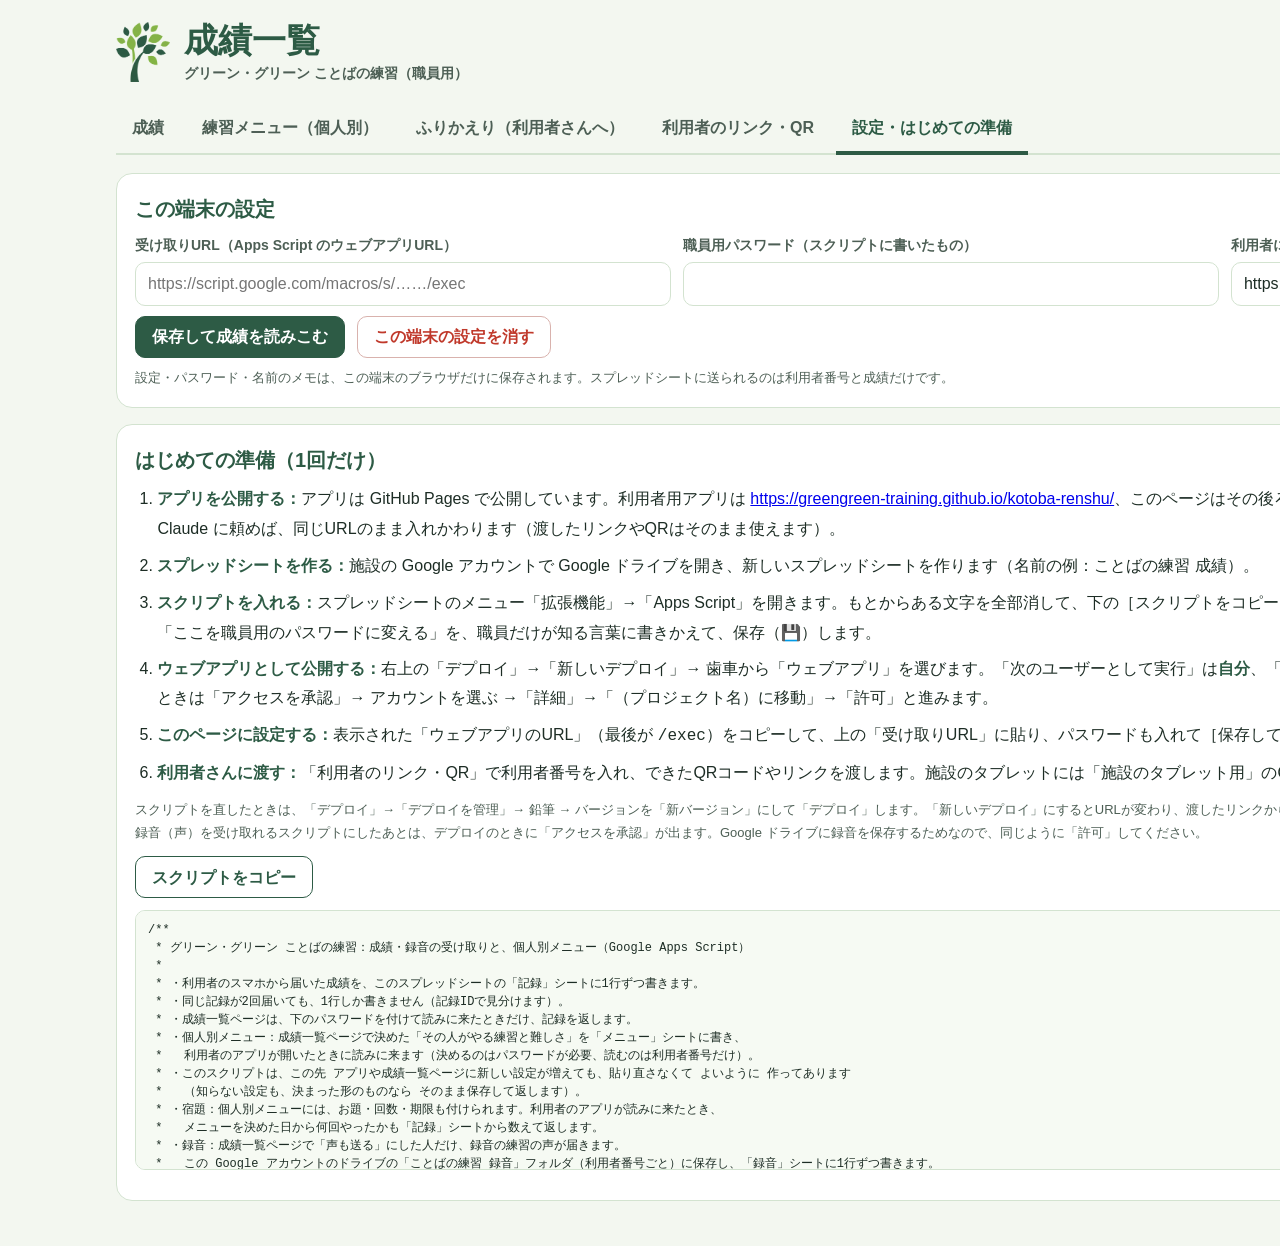
<file: tools/netlify_hikkoshi/seiseki.html>
<!DOCTYPE html>
<html lang="ja">
<head>
<meta charset="utf-8">
<meta name="viewport" content="width=device-width, initial-scale=1">
<title>成績一覧｜グリーン・グリーン ことばの練習</title>
<meta http-equiv="refresh" content="1;url=https://greengreen-training.github.io/kotoba-renshu/seiseki.html">
<style>body{margin:0;min-height:100vh;display:flex;align-items:center;justify-content:center;background:#f3f7f0;color:#1f3a1f;font-family:"BIZ UDPGothic","Meiryo",sans-serif;text-align:center}p{font-size:18px;line-height:1.8}a{color:#2e7d32}</style>
</head>
<body>
<p>成績一覧ページは あたらしい場所へ うつりました。<br>
<a href="https://greengreen-training.github.io/kotoba-renshu/seiseki.html">https://greengreen-training.github.io/kotoba-renshu/seiseki.html</a><br>
（はじめて開いたときは「設定」で受け取りURLとパスワードを入れ直してください）</p>
</body>
</html>
</file>
